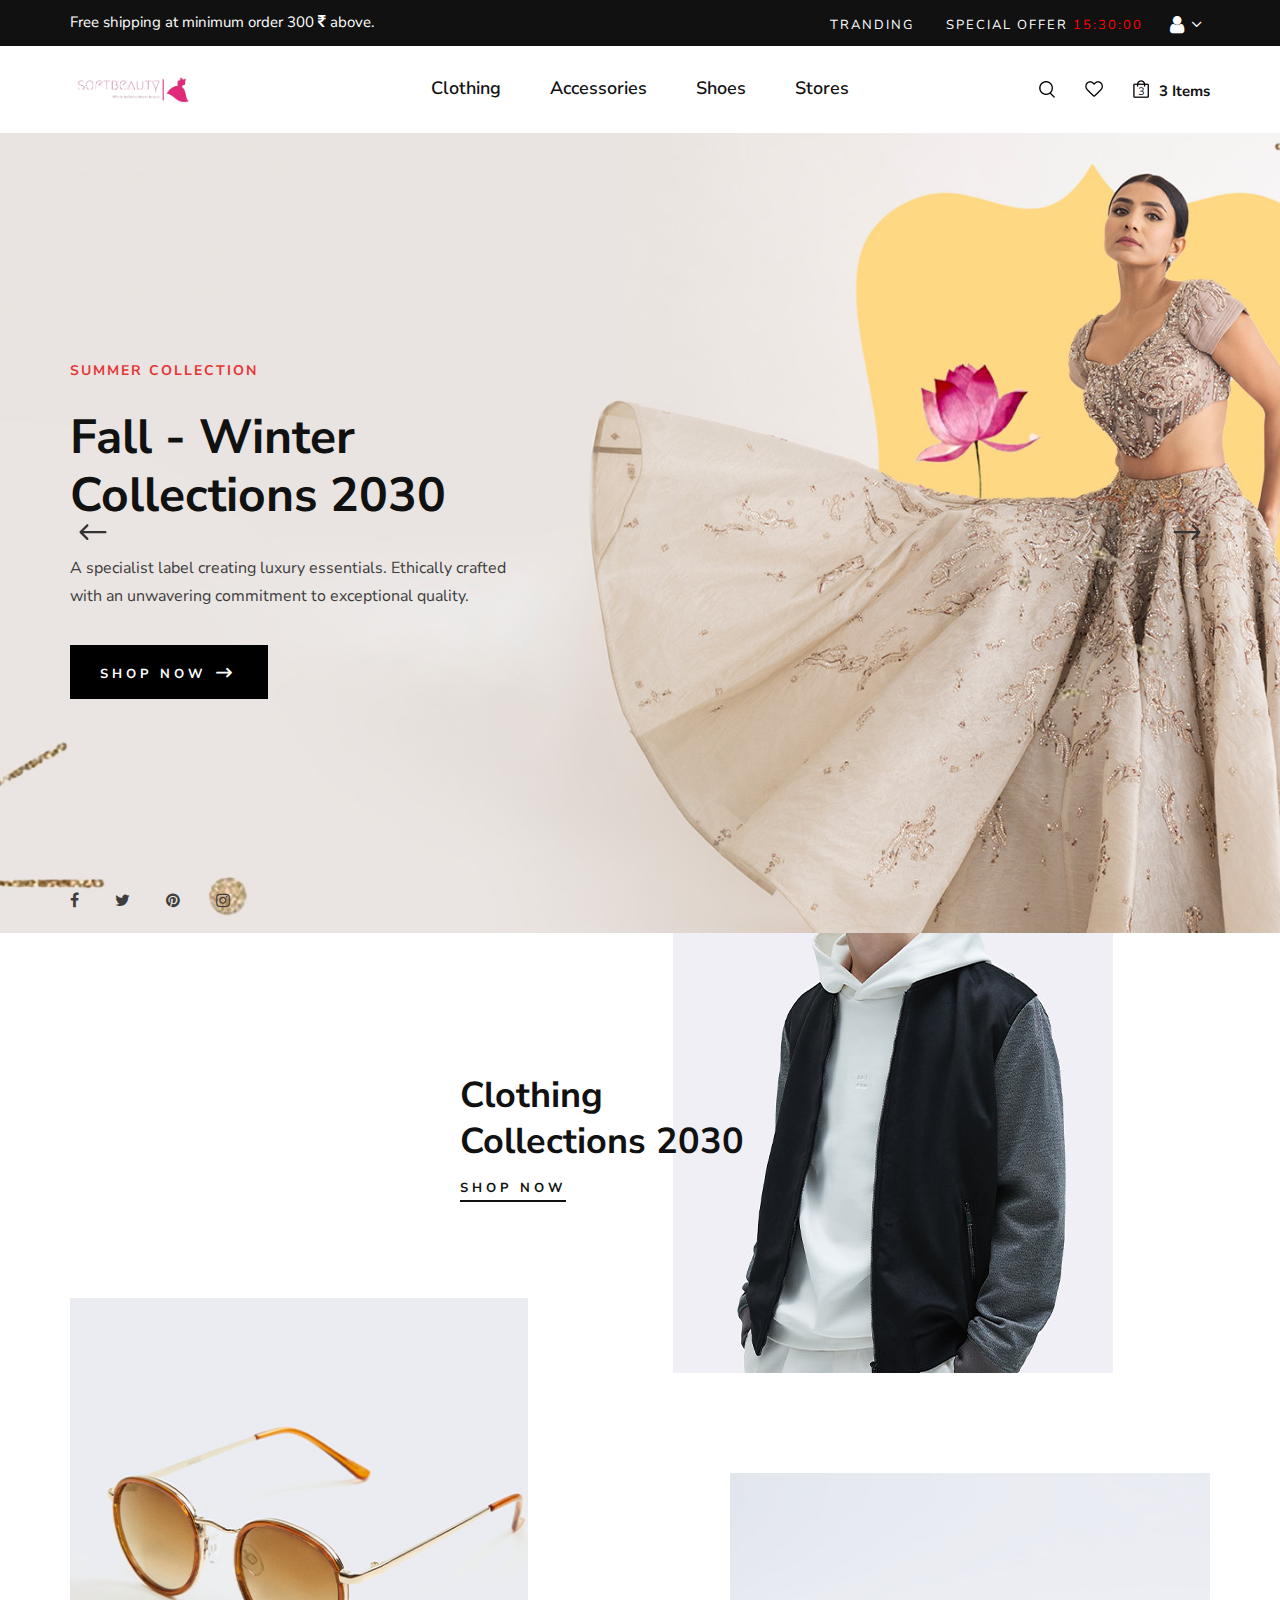
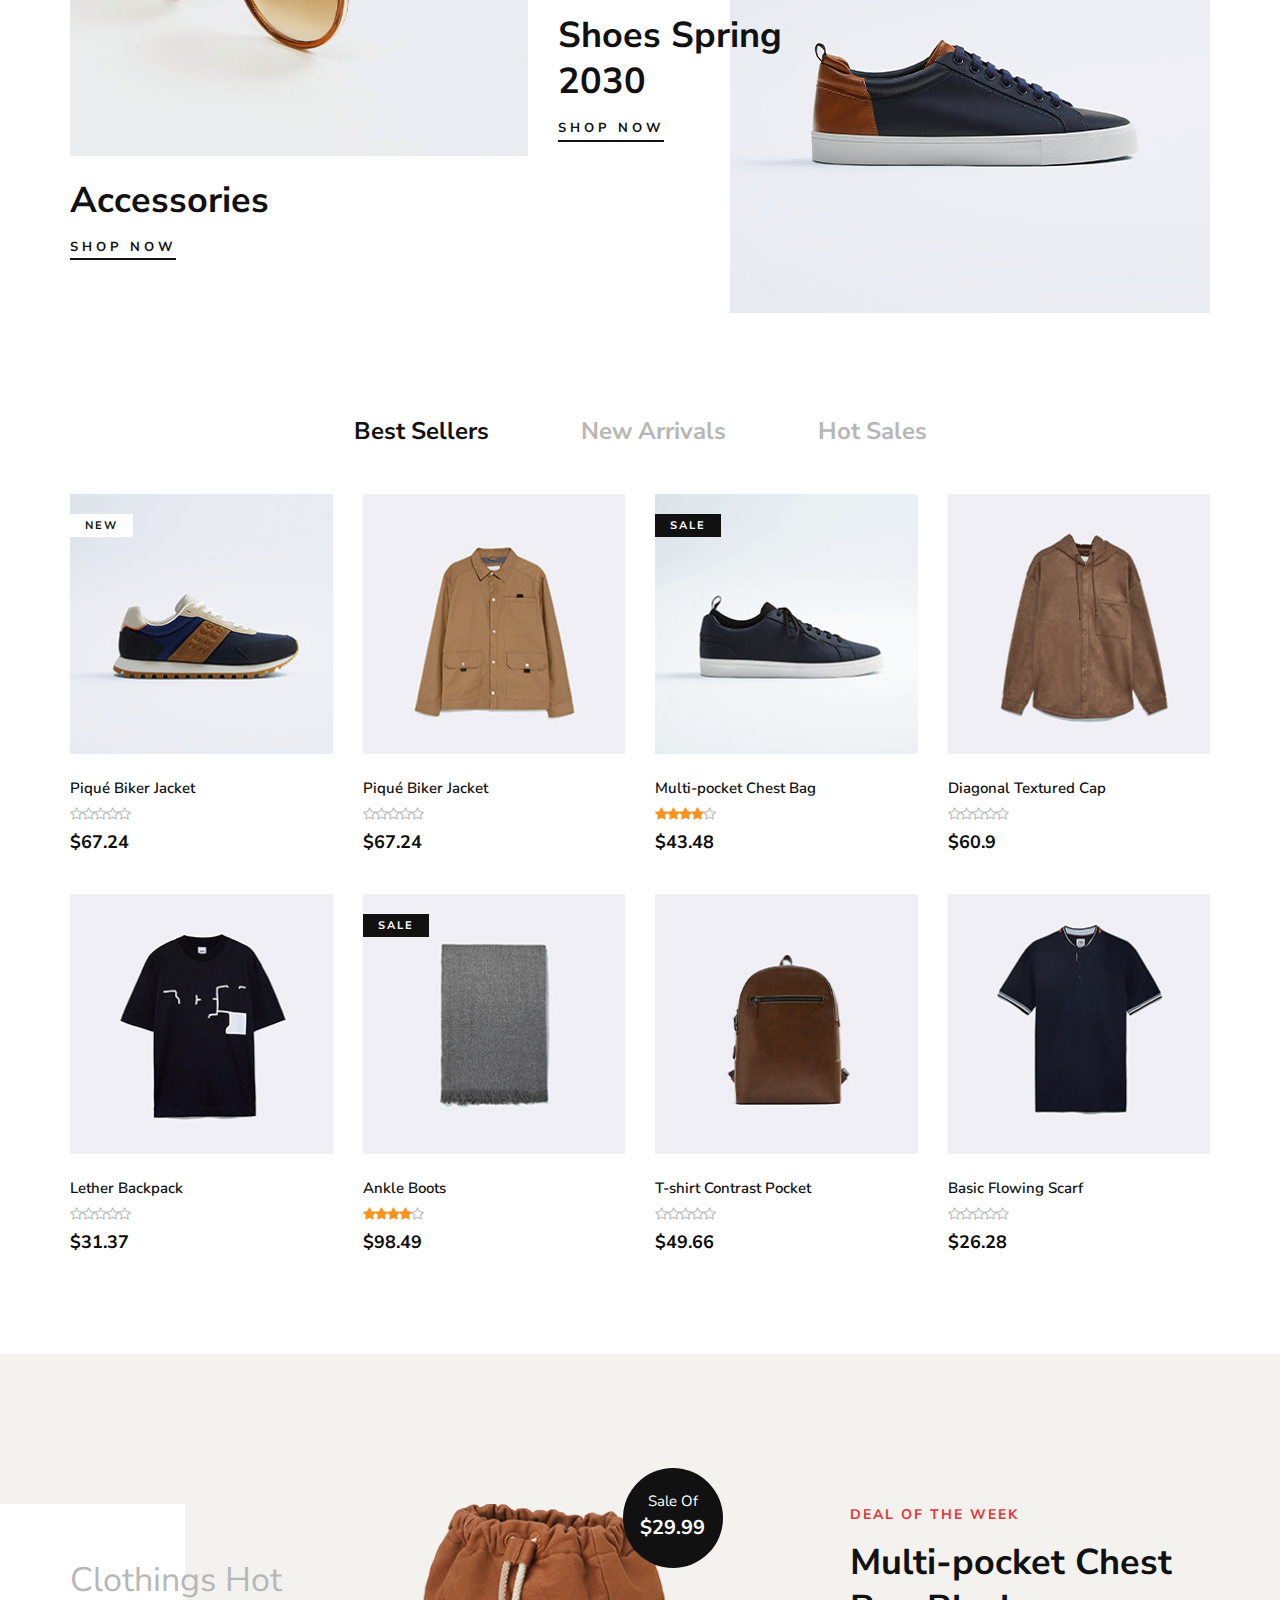
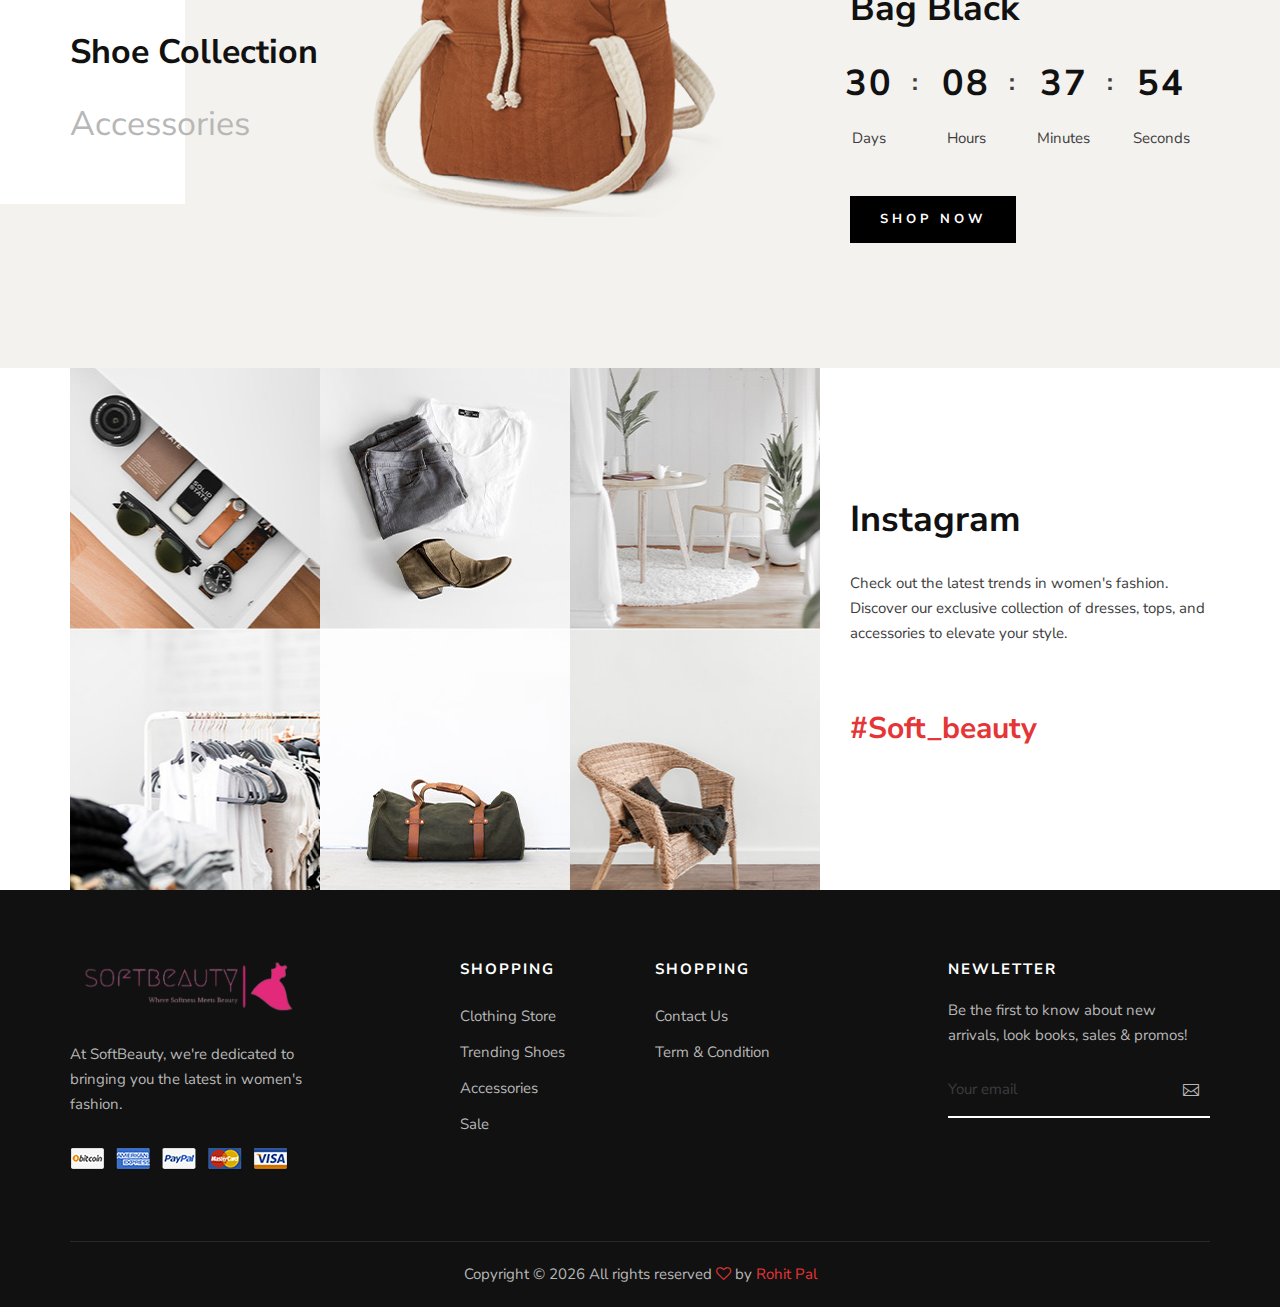
<file: index.html>
<!DOCTYPE html>
<html lang="zxx">

<head>
    <meta charset="UTF-8">
    <meta name="description" content="Male_Fashion Template">
    <meta name="keywords" content="Male_Fashion, unica, creative, html">
    <meta name="viewport" content="width=device-width, initial-scale=1.0">
    <meta http-equiv="X-UA-Compatible" content="ie=edge">
    <title>SoftBeauty | Where Beauty Meet Softness</title>

    <!-- Google Font -->
    <link href="https://fonts.googleapis.com/css2?family=Nunito+Sans:wght@300;400;600;700;800;900&display=swap"
        rel="stylesheet">

    <!-- Css Styles -->
    <link rel="stylesheet" href="css/bootstrap.min.css" type="text/css">
    <link rel="stylesheet" href="css/font-awesome.min.css" type="text/css">
    <link rel="stylesheet" href="css/elegant-icons.css" type="text/css">
    <link rel="stylesheet" href="css/magnific-popup.css" type="text/css">
    <link rel="stylesheet" href="css/nice-select.css" type="text/css">
    <link rel="stylesheet" href="css/owl.carousel.min.css" type="text/css">
    <link rel="stylesheet" href="css/slicknav.min.css" type="text/css">
    <link rel="stylesheet" href="css/style.css" type="text/css">
</head>

<body>
    <!-- Page Preloder -->
    <div id="preloder">
        <div class="loader"></div>
    </div>

    <!-- Offcanvas Menu Begin -->
    <div class="offcanvas-menu-overlay"></div>
    <div class="offcanvas-menu-wrapper">
        <div class="offcanvas__option">
            <div class="offcanvas__links">
                <a href="#">Sign in</a>
                <a href="#">FAQs</a>
            </div>
            <div class="offcanvas__top__hover">
                <span>Usd <i class="arrow_carrot-down"></i></span>
                <ul>
                    <li>USD</li>
                    <li>EUR</li>
                    <li>USD</li>
                </ul>
            </div>
        </div>
        <div class="offcanvas__nav__option">
            <a href="#" class="search-switch"><img src="img/icon/search.png" alt=""></a>
            <a href="#"><img src="img/icon/heart.png" alt=""></a>
            <a href="#"><img src="img/icon/cart.png" alt=""> <span>0</span></a>
            <div class="price">$0.00</div>
        </div>
        <div id="mobile-menu-wrap"></div>
        <div class="offcanvas__text">
            <p>Free shipping at minimum order 300 <i class="fa fa-inr"></i> above.</p>
        </div>
    </div>
    <!-- Offcanvas Menu End -->

 <!-- Header Section Begin -->
 <header class="header">
    <div class="header__top">
        <div class="container">
            <div class="row">
                <div class="col-lg-6 col-md-7">
                    <div class="header__top__left">
                        <p>Free shipping at minimum order 300 <i class="fa fa-inr"></i> above.</p>
                    </div>
                </div>
                <div class="col-lg-6 col-md-5">
                    <div class="header__top__right">
                        <div class="header__top__links">
                            <a href="#">Tranding</a>
                            <a href="#">Special Offer <span style="color: red;">15:30:00</span></a>
                        </div>
                        <div class="header__top__hover">
                            <span><i class="fa fa-user"></i><i class="arrow_carrot-down"></i></span>
                            <ul>
                                <li> <a href="login.html">Login</a> </li>
                                <li> <a href="signup.html">SignUp</a> </li>
                            </ul>
                        </div>
                    </div>
                </div>
            </div>
        </div>
    </div>
    <div class="container">
        <div class="row">
            <div class="col-lg-3 col-md-3">
                <div class="header__logo">
                    <a href="./index.html"><img src="img/logo-bg.png" width="140px" alt=""></a>
                </div>
            </div>
            <div class="col-lg-6 col-md-6">
                <nav class="header__menu mobile-menu">
                    <ul>
                        <!-- <li class="active"><a href="./index.html">Shop</a></li> -->
                        <li><a href="shop.html">Clothing</a>
                            <ul class="dropdown">
                                <li><a href="shop.html">Saree</a></li>
                                <li><a href="shop.html">Lehenga</a></li>
                                <li><a href="shop.html">Kurti</a></li>
                                <li><a href="shop.html">Anarkali</a></li>
                                <li><a href="shop.html">Gown</a></li>
                                <li><a href="shop.html">Lehenga Choli</a></li>
                                <li><a href="shop.html">Jacket</a></li>
                                <li><a href="shop.html">Western Special</a></li>
                                <li><a href="shop.html">All</a></li>
                            </ul>
                        </li>
                        <li><a href="shop.html">Accessories</a>
                            <ul class="dropdown">
                                <li><a href="shop.html">Sunglasses</a></li>
                                <li><a href="shop.html">Belts</a></li>
                                <li><a href="shop.html">Purse/Bag</a></li>
                                <li><a href="shop.html">All</a></li>
                            </ul>
                        </li>
                        <li><a href="shop.html">Shoes</a>
                            <ul class="dropdown">
                                <li><a href="shop.html">Loafers</a></li>
                                <li><a href="shop.html">Pumps</a></li>
                                <li><a href="shop.html">Heels</a></li>
                                <li><a href="shop.html">Flats</a></li>
                                <li><a href="shop.html">All</a></li>
                            </ul>
                        </li>
                        <li><a href="shop.html">Stores</a></li>
                    </ul>

                </nav>
            </div>
            <div class="col-lg-3 col-md-3">
                <div class="header__nav__option">
                    <a href="#" class="search-switch"><img src="img/icon/search.png" alt=""></a>
                    <a href="#"><img src="img/icon/heart.png" alt=""></a>
                    <a href="cart.html"><img src="img/icon/cart.png" alt=""> <span>3</span></a>
                    <div class="price">3 Items</div>
                </div>
            </div>
        </div>
        <div class="canvas__open"><i class="fa fa-bars"></i></div>
    </div>
</header>
<!-- Header Section End -->

    <!-- Hero Section Begin -->
    <section class="hero">
        <div class="hero__slider owl-carousel">
            <div class="hero__items set-bg" data-setbg="img/hero/banner-1.jpg">
                <div class="container">
                    <div class="row">
                        <div class="col-xl-5 col-lg-7 col-md-8">
                            <div class="hero__text">
                                <h6>Summer Collection</h6>
                                <h2>Fall - Winter Collections 2030</h2>
                                <p>A specialist label creating luxury essentials. Ethically crafted with an unwavering
                                    commitment to exceptional quality.</p>
                                <a href="#" class="primary-btn">Shop now <span class="arrow_right"></span></a>
                                <div class="hero__social">
                                    <a href="#"><i class="fa fa-facebook"></i></a>
                                    <a href="#"><i class="fa fa-twitter"></i></a>
                                    <a href="#"><i class="fa fa-pinterest"></i></a>
                                    <a href="#"><i class="fa fa-instagram"></i></a>
                                </div>
                            </div>
                        </div>
                    </div>
                </div>
            </div>
            <div class="hero__items set-bg" data-setbg="img/hero/banner-2.jpg">
                <div class="container">
                    <div class="row">
                        <div class="col-xl-5 col-lg-7 col-md-8">
                            <div class="hero__text">
                                <h6>Summer Collection</h6>
                                <h2>Fall - Winter Collections 2030</h2>
                                <p>A specialist label creating luxury essentials. Ethically crafted with an unwavering
                                    commitment to exceptional quality.</p>
                                <a href="#" class="primary-btn">Shop now <span class="arrow_right"></span></a>
                                <div class="hero__social">
                                    <a href="#"><i class="fa fa-facebook"></i></a>
                                    <a href="#"><i class="fa fa-twitter"></i></a>
                                    <a href="#"><i class="fa fa-pinterest"></i></a>
                                    <a href="#"><i class="fa fa-instagram"></i></a>
                                </div>
                            </div>
                        </div>
                    </div>
                </div>
            </div>
        </div>
    </section>
    <!-- Hero Section End -->

    <!-- Banner Section Begin -->
    <section class="banner spad">
        <div class="container">
            <div class="row">
                <div class="col-lg-7 offset-lg-4">
                    <div class="banner__item">
                        <div class="banner__item__pic">
                            <img src="img/banner/banner-1.jpg" alt="">
                        </div>
                        <div class="banner__item__text">
                            <h2>Clothing Collections 2030</h2>
                            <a href="#">Shop now</a>
                        </div>
                    </div>
                </div>
                <div class="col-lg-5">
                    <div class="banner__item banner__item--middle">
                        <div class="banner__item__pic">
                            <img src="img/banner/banner-2.jpg" alt="">
                        </div>
                        <div class="banner__item__text">
                            <h2>Accessories</h2>
                            <a href="#">Shop now</a>
                        </div>
                    </div>
                </div>
                <div class="col-lg-7">
                    <div class="banner__item banner__item--last">
                        <div class="banner__item__pic">
                            <img src="img/banner/banner-3.jpg" alt="">
                        </div>
                        <div class="banner__item__text">
                            <h2>Shoes Spring 2030</h2>
                            <a href="#">Shop now</a>
                        </div>
                    </div>
                </div>
            </div>
        </div>
    </section>
    <!-- Banner Section End -->

    <!-- Product Section Begin -->
    <section class="product spad">
        <div class="container">
            <div class="row">
                <div class="col-lg-12">
                    <ul class="filter__controls">
                        <li class="active" data-filter="*">Best Sellers</li>
                        <li data-filter=".new-arrivals">New Arrivals</li>
                        <li data-filter=".hot-sales">Hot Sales</li>
                    </ul>
                </div>
            </div>
            <div class="row product__filter">
                <div class="col-lg-3 col-md-6 col-sm-6 col-md-6 col-sm-6 mix new-arrivals">
                    <div class="product__item">
                        <div class="product__item__pic set-bg" data-setbg="img/product/product-1.jpg">
                            <span class="label">New</span>
                            <ul class="product__hover">
                                <li><a href="#"><img src="img/icon/heart.png" alt=""></a></li>
                                <li><a href="#"><img src="img/icon/compare.png" alt=""> <span>Compare</span></a></li>
                                <li><a href="#"><img src="img/icon/search.png" alt=""></a></li>
                            </ul>
                        </div>
                        <div class="product__item__text">
                            <h6>Piqué Biker Jacket</h6>
                            <a href="#" class="add-cart">+ Add To Cart</a>
                            <div class="rating">
                                <i class="fa fa-star-o"></i>
                                <i class="fa fa-star-o"></i>
                                <i class="fa fa-star-o"></i>
                                <i class="fa fa-star-o"></i>
                                <i class="fa fa-star-o"></i>
                            </div>
                            <h5>$67.24</h5>
                            <div class="product__color__select">
                                <label for="pc-1">
                                    <input type="radio" id="pc-1">
                                </label>
                                <label class="active black" for="pc-2">
                                    <input type="radio" id="pc-2">
                                </label>
                                <label class="grey" for="pc-3">
                                    <input type="radio" id="pc-3">
                                </label>
                            </div>
                        </div>
                    </div>
                </div>
                <div class="col-lg-3 col-md-6 col-sm-6 col-md-6 col-sm-6 mix hot-sales">
                    <div class="product__item">
                        <div class="product__item__pic set-bg" data-setbg="img/product/product-2.jpg">
                            <ul class="product__hover">
                                <li><a href="#"><img src="img/icon/heart.png" alt=""></a></li>
                                <li><a href="#"><img src="img/icon/compare.png" alt=""> <span>Compare</span></a></li>
                                <li><a href="#"><img src="img/icon/search.png" alt=""></a></li>
                            </ul>
                        </div>
                        <div class="product__item__text">
                            <h6>Piqué Biker Jacket</h6>
                            <a href="#" class="add-cart">+ Add To Cart</a>
                            <div class="rating">
                                <i class="fa fa-star-o"></i>
                                <i class="fa fa-star-o"></i>
                                <i class="fa fa-star-o"></i>
                                <i class="fa fa-star-o"></i>
                                <i class="fa fa-star-o"></i>
                            </div>
                            <h5>$67.24</h5>
                            <div class="product__color__select">
                                <label for="pc-4">
                                    <input type="radio" id="pc-4">
                                </label>
                                <label class="active black" for="pc-5">
                                    <input type="radio" id="pc-5">
                                </label>
                                <label class="grey" for="pc-6">
                                    <input type="radio" id="pc-6">
                                </label>
                            </div>
                        </div>
                    </div>
                </div>
                <div class="col-lg-3 col-md-6 col-sm-6 col-md-6 col-sm-6 mix new-arrivals">
                    <div class="product__item sale">
                        <div class="product__item__pic set-bg" data-setbg="img/product/product-3.jpg">
                            <span class="label">Sale</span>
                            <ul class="product__hover">
                                <li><a href="#"><img src="img/icon/heart.png" alt=""></a></li>
                                <li><a href="#"><img src="img/icon/compare.png" alt=""> <span>Compare</span></a></li>
                                <li><a href="#"><img src="img/icon/search.png" alt=""></a></li>
                            </ul>
                        </div>
                        <div class="product__item__text">
                            <h6>Multi-pocket Chest Bag</h6>
                            <a href="#" class="add-cart">+ Add To Cart</a>
                            <div class="rating">
                                <i class="fa fa-star"></i>
                                <i class="fa fa-star"></i>
                                <i class="fa fa-star"></i>
                                <i class="fa fa-star"></i>
                                <i class="fa fa-star-o"></i>
                            </div>
                            <h5>$43.48</h5>
                            <div class="product__color__select">
                                <label for="pc-7">
                                    <input type="radio" id="pc-7">
                                </label>
                                <label class="active black" for="pc-8">
                                    <input type="radio" id="pc-8">
                                </label>
                                <label class="grey" for="pc-9">
                                    <input type="radio" id="pc-9">
                                </label>
                            </div>
                        </div>
                    </div>
                </div>
                <div class="col-lg-3 col-md-6 col-sm-6 col-md-6 col-sm-6 mix hot-sales">
                    <div class="product__item">
                        <div class="product__item__pic set-bg" data-setbg="img/product/product-4.jpg">
                            <ul class="product__hover">
                                <li><a href="#"><img src="img/icon/heart.png" alt=""></a></li>
                                <li><a href="#"><img src="img/icon/compare.png" alt=""> <span>Compare</span></a></li>
                                <li><a href="#"><img src="img/icon/search.png" alt=""></a></li>
                            </ul>
                        </div>
                        <div class="product__item__text">
                            <h6>Diagonal Textured Cap</h6>
                            <a href="#" class="add-cart">+ Add To Cart</a>
                            <div class="rating">
                                <i class="fa fa-star-o"></i>
                                <i class="fa fa-star-o"></i>
                                <i class="fa fa-star-o"></i>
                                <i class="fa fa-star-o"></i>
                                <i class="fa fa-star-o"></i>
                            </div>
                            <h5>$60.9</h5>
                            <div class="product__color__select">
                                <label for="pc-10">
                                    <input type="radio" id="pc-10">
                                </label>
                                <label class="active black" for="pc-11">
                                    <input type="radio" id="pc-11">
                                </label>
                                <label class="grey" for="pc-12">
                                    <input type="radio" id="pc-12">
                                </label>
                            </div>
                        </div>
                    </div>
                </div>
                <div class="col-lg-3 col-md-6 col-sm-6 col-md-6 col-sm-6 mix new-arrivals">
                    <div class="product__item">
                        <div class="product__item__pic set-bg" data-setbg="img/product/product-5.jpg">
                            <ul class="product__hover">
                                <li><a href="#"><img src="img/icon/heart.png" alt=""></a></li>
                                <li><a href="#"><img src="img/icon/compare.png" alt=""> <span>Compare</span></a></li>
                                <li><a href="#"><img src="img/icon/search.png" alt=""></a></li>
                            </ul>
                        </div>
                        <div class="product__item__text">
                            <h6>Lether Backpack</h6>
                            <a href="#" class="add-cart">+ Add To Cart</a>
                            <div class="rating">
                                <i class="fa fa-star-o"></i>
                                <i class="fa fa-star-o"></i>
                                <i class="fa fa-star-o"></i>
                                <i class="fa fa-star-o"></i>
                                <i class="fa fa-star-o"></i>
                            </div>
                            <h5>$31.37</h5>
                            <div class="product__color__select">
                                <label for="pc-13">
                                    <input type="radio" id="pc-13">
                                </label>
                                <label class="active black" for="pc-14">
                                    <input type="radio" id="pc-14">
                                </label>
                                <label class="grey" for="pc-15">
                                    <input type="radio" id="pc-15">
                                </label>
                            </div>
                        </div>
                    </div>
                </div>
                <div class="col-lg-3 col-md-6 col-sm-6 col-md-6 col-sm-6 mix hot-sales">
                    <div class="product__item sale">
                        <div class="product__item__pic set-bg" data-setbg="img/product/product-6.jpg">
                            <span class="label">Sale</span>
                            <ul class="product__hover">
                                <li><a href="#"><img src="img/icon/heart.png" alt=""></a></li>
                                <li><a href="#"><img src="img/icon/compare.png" alt=""> <span>Compare</span></a></li>
                                <li><a href="#"><img src="img/icon/search.png" alt=""></a></li>
                            </ul>
                        </div>
                        <div class="product__item__text">
                            <h6>Ankle Boots</h6>
                            <a href="#" class="add-cart">+ Add To Cart</a>
                            <div class="rating">
                                <i class="fa fa-star"></i>
                                <i class="fa fa-star"></i>
                                <i class="fa fa-star"></i>
                                <i class="fa fa-star"></i>
                                <i class="fa fa-star-o"></i>
                            </div>
                            <h5>$98.49</h5>
                            <div class="product__color__select">
                                <label for="pc-16">
                                    <input type="radio" id="pc-16">
                                </label>
                                <label class="active black" for="pc-17">
                                    <input type="radio" id="pc-17">
                                </label>
                                <label class="grey" for="pc-18">
                                    <input type="radio" id="pc-18">
                                </label>
                            </div>
                        </div>
                    </div>
                </div>
                <div class="col-lg-3 col-md-6 col-sm-6 col-md-6 col-sm-6 mix new-arrivals">
                    <div class="product__item">
                        <div class="product__item__pic set-bg" data-setbg="img/product/product-7.jpg">
                            <ul class="product__hover">
                                <li><a href="#"><img src="img/icon/heart.png" alt=""></a></li>
                                <li><a href="#"><img src="img/icon/compare.png" alt=""> <span>Compare</span></a></li>
                                <li><a href="#"><img src="img/icon/search.png" alt=""></a></li>
                            </ul>
                        </div>
                        <div class="product__item__text">
                            <h6>T-shirt Contrast Pocket</h6>
                            <a href="#" class="add-cart">+ Add To Cart</a>
                            <div class="rating">
                                <i class="fa fa-star-o"></i>
                                <i class="fa fa-star-o"></i>
                                <i class="fa fa-star-o"></i>
                                <i class="fa fa-star-o"></i>
                                <i class="fa fa-star-o"></i>
                            </div>
                            <h5>$49.66</h5>
                            <div class="product__color__select">
                                <label for="pc-19">
                                    <input type="radio" id="pc-19">
                                </label>
                                <label class="active black" for="pc-20">
                                    <input type="radio" id="pc-20">
                                </label>
                                <label class="grey" for="pc-21">
                                    <input type="radio" id="pc-21">
                                </label>
                            </div>
                        </div>
                    </div>
                </div>
                <div class="col-lg-3 col-md-6 col-sm-6 col-md-6 col-sm-6 mix hot-sales">
                    <div class="product__item">
                        <div class="product__item__pic set-bg" data-setbg="img/product/product-8.jpg">
                            <ul class="product__hover">
                                <li><a href="#"><img src="img/icon/heart.png" alt=""></a></li>
                                <li><a href="#"><img src="img/icon/compare.png" alt=""> <span>Compare</span></a></li>
                                <li><a href="#"><img src="img/icon/search.png" alt=""></a></li>
                            </ul>
                        </div>
                        <div class="product__item__text">
                            <h6>Basic Flowing Scarf</h6>
                            <a href="#" class="add-cart">+ Add To Cart</a>
                            <div class="rating">
                                <i class="fa fa-star-o"></i>
                                <i class="fa fa-star-o"></i>
                                <i class="fa fa-star-o"></i>
                                <i class="fa fa-star-o"></i>
                                <i class="fa fa-star-o"></i>
                            </div>
                            <h5>$26.28</h5>
                            <div class="product__color__select">
                                <label for="pc-22">
                                    <input type="radio" id="pc-22">
                                </label>
                                <label class="active black" for="pc-23">
                                    <input type="radio" id="pc-23">
                                </label>
                                <label class="grey" for="pc-24">
                                    <input type="radio" id="pc-24">
                                </label>
                            </div>
                        </div>
                    </div>
                </div>
            </div>
        </div>
    </section>
    <!-- Product Section End -->

    <!-- Categories Section Begin -->
    <section class="categories spad">
        <div class="container">
            <div class="row">
                <div class="col-lg-3">
                    <div class="categories__text">
                        <h2>Clothings Hot <br /> <span>Shoe Collection</span> <br /> Accessories</h2>
                    </div>
                </div>
                <div class="col-lg-4">
                    <div class="categories__hot__deal">
                        <img src="img/product-sale.png" alt="">
                        <div class="hot__deal__sticker">
                            <span>Sale Of</span>
                            <h5>$29.99</h5>
                        </div>
                    </div>
                </div>
                <div class="col-lg-4 offset-lg-1">
                    <div class="categories__deal__countdown">
                        <span>Deal Of The Week</span>
                        <h2>Multi-pocket Chest Bag Black</h2>
                        <div class="categories__deal__countdown__timer" id="countdown">
                            <div class="cd-item">
                                <span>3</span>
                                <p>Days</p>
                            </div>
                            <div class="cd-item">
                                <span>1</span>
                                <p>Hours</p>
                            </div>
                            <div class="cd-item">
                                <span>50</span>
                                <p>Minutes</p>
                            </div>
                            <div class="cd-item">
                                <span>18</span>
                                <p>Seconds</p>
                            </div>
                        </div>
                        <a href="#" class="primary-btn">Shop now</a>
                    </div>
                </div>
            </div>
        </div>
    </section>
    <!-- Categories Section End -->

    <!-- Instagram Section Begin -->
    <section class="instagram spad">
        <div class="container">
            <div class="row">
                <div class="col-lg-8">
                    <div class="instagram__pic">
                        <div class="instagram__pic__item set-bg" data-setbg="img/instagram/instagram-1.jpg"></div>
                        <div class="instagram__pic__item set-bg" data-setbg="img/instagram/instagram-2.jpg"></div>
                        <div class="instagram__pic__item set-bg" data-setbg="img/instagram/instagram-3.jpg"></div>
                        <div class="instagram__pic__item set-bg" data-setbg="img/instagram/instagram-4.jpg"></div>
                        <div class="instagram__pic__item set-bg" data-setbg="img/instagram/instagram-5.jpg"></div>
                        <div class="instagram__pic__item set-bg" data-setbg="img/instagram/instagram-6.jpg"></div>
                    </div>
                </div>
                <div class="col-lg-4">
                    <div class="instagram__text">
                        <h2>Instagram</h2>
                        <p>Check out the latest trends in women's fashion. Discover our exclusive collection of dresses, tops, and accessories to elevate your style.</p>
                        <h3>#Soft_beauty</h3>
                    </div>
                </div>
            </div>
        </div>
    </section>
    <!-- Instagram Section End -->

    <!-- Latest Blog Section Begin -->
    <!-- <section class="latest spad">
        <div class="container">
            <div class="row">
                <div class="col-lg-12">
                    <div class="section-title">
                        <span>Latest News</span>
                        <h2>Fashion New Trends</h2>
                    </div>
                </div>
            </div>
            <div class="row">
                <div class="col-lg-4 col-md-6 col-sm-6">
                    <div class="blog__item">
                        <div class="blog__item__pic set-bg" data-setbg="img/blog/blog-1.jpg"></div>
                        <div class="blog__item__text">
                            <span><img src="img/icon/calendar.png" alt=""> 16 February 2020</span>
                            <h5>What Curling Irons Are The Best Ones</h5>
                            <a href="#">Read More</a>
                        </div>
                    </div>
                </div>
                <div class="col-lg-4 col-md-6 col-sm-6">
                    <div class="blog__item">
                        <div class="blog__item__pic set-bg" data-setbg="img/blog/blog-2.jpg"></div>
                        <div class="blog__item__text">
                            <span><img src="img/icon/calendar.png" alt=""> 21 February 2020</span>
                            <h5>Eternity Bands Do Last Forever</h5>
                            <a href="#">Read More</a>
                        </div>
                    </div>
                </div>
                <div class="col-lg-4 col-md-6 col-sm-6">
                    <div class="blog__item">
                        <div class="blog__item__pic set-bg" data-setbg="img/blog/blog-3.jpg"></div>
                        <div class="blog__item__text">
                            <span><img src="img/icon/calendar.png" alt=""> 28 February 2020</span>
                            <h5>The Health Benefits Of Sunglasses</h5>
                            <a href="#">Read More</a>
                        </div>
                    </div>
                </div>
            </div>
        </div>
    </section> -->
    <!-- Latest Blog Section End -->

    <!-- Footer Section Begin -->
    <footer class="footer">
        <div class="container">
            <div class="row">
                <div class="col-lg-3 col-md-6 col-sm-6">
                    <div class="footer__about">
                        <div class="footer__logo">
                            <a href="#"><img src="img/logo-bg.png" alt=""></a>
                        </div>
                        <p>At SoftBeauty, we're dedicated to bringing you the latest in women's fashion.</p>
                        <a href="#"><img src="img/payment.png" alt=""></a>
                    </div>
                </div>
                <div class="col-lg-2 offset-lg-1 col-md-3 col-sm-6">
                    <div class="footer__widget">
                        <h6>Shopping</h6>
                        <ul>
                            <li><a href="#">Clothing Store</a></li>
                            <li><a href="#">Trending Shoes</a></li>
                            <li><a href="#">Accessories</a></li>
                            <li><a href="#">Sale</a></li>
                        </ul>
                    </div>
                </div>
                <div class="col-lg-2 col-md-3 col-sm-6">
                    <div class="footer__widget">
                        <h6>Shopping</h6>
                        <ul>
                            <li><a href="contact.html">Contact Us</a></li>
                            <!-- <li><a href="#">Payment Methods</a></li> -->
                            <!-- <li><a href="#">Delivary</a></li   > -->
                            <li><a href="#">Term & Condition</a></li>
                        </ul>
                    </div>
                </div>
                <div class="col-lg-3 offset-lg-1 col-md-6 col-sm-6">
                    <div class="footer__widget">
                        <h6>NewLetter</h6>
                        <div class="footer__newslatter">
                            <p>Be the first to know about new arrivals, look books, sales & promos!</p>
                            <form action="#">
                                <input type="text" placeholder="Your email">
                                <button type="submit"><span class="icon_mail_alt"></span></button>
                            </form>
                        </div>
                    </div>
                </div>
            </div>
            <div class="row">
                <div class="col-lg-12 text-center">
                    <div class="footer__copyright__text">
                        <!-- Link back to Colorlib can't be removed. Template is licensed under CC BY 3.0. -->
                        <p>Copyright ©
                            <script>
                                document.write(new Date().getFullYear());
                            </script>
                            All rights reserved <i class="fa fa-heart-o"
                                aria-hidden="true"></i> by <a href="#" target="_blank">Rohit Pal</a>
                        </p>
                        <!-- Link back to Colorlib can't be removed. Template is licensed under CC BY 3.0. -->
                    </div>
                </div>
            </div>
        </div>
    </footer>
    <!-- Footer Section End -->

    <!-- Search Begin -->
    <div class="search-model">
        <div class="h-100 d-flex align-items-center justify-content-center">
            <div class="search-close-switch">+</div>
            <form class="search-model-form">
                <input type="text" id="search-input" placeholder="Search here.....">
            </form>
        </div>
    </div>
    <!-- Search End -->

    <!-- Js Plugins -->
    <script src="js/jquery-3.3.1.min.js"></script>
    <script src="js/bootstrap.min.js"></script>
    <script src="js/jquery.nice-select.min.js"></script>
    <script src="js/jquery.nicescroll.min.js"></script>
    <script src="js/jquery.magnific-popup.min.js"></script>
    <script src="js/jquery.countdown.min.js"></script>
    <script src="js/jquery.slicknav.js"></script>
    <script src="js/mixitup.min.js"></script>
    <script src="js/owl.carousel.min.js"></script>
    <script src="js/main.js"></script>
</body>

</html>
</file>
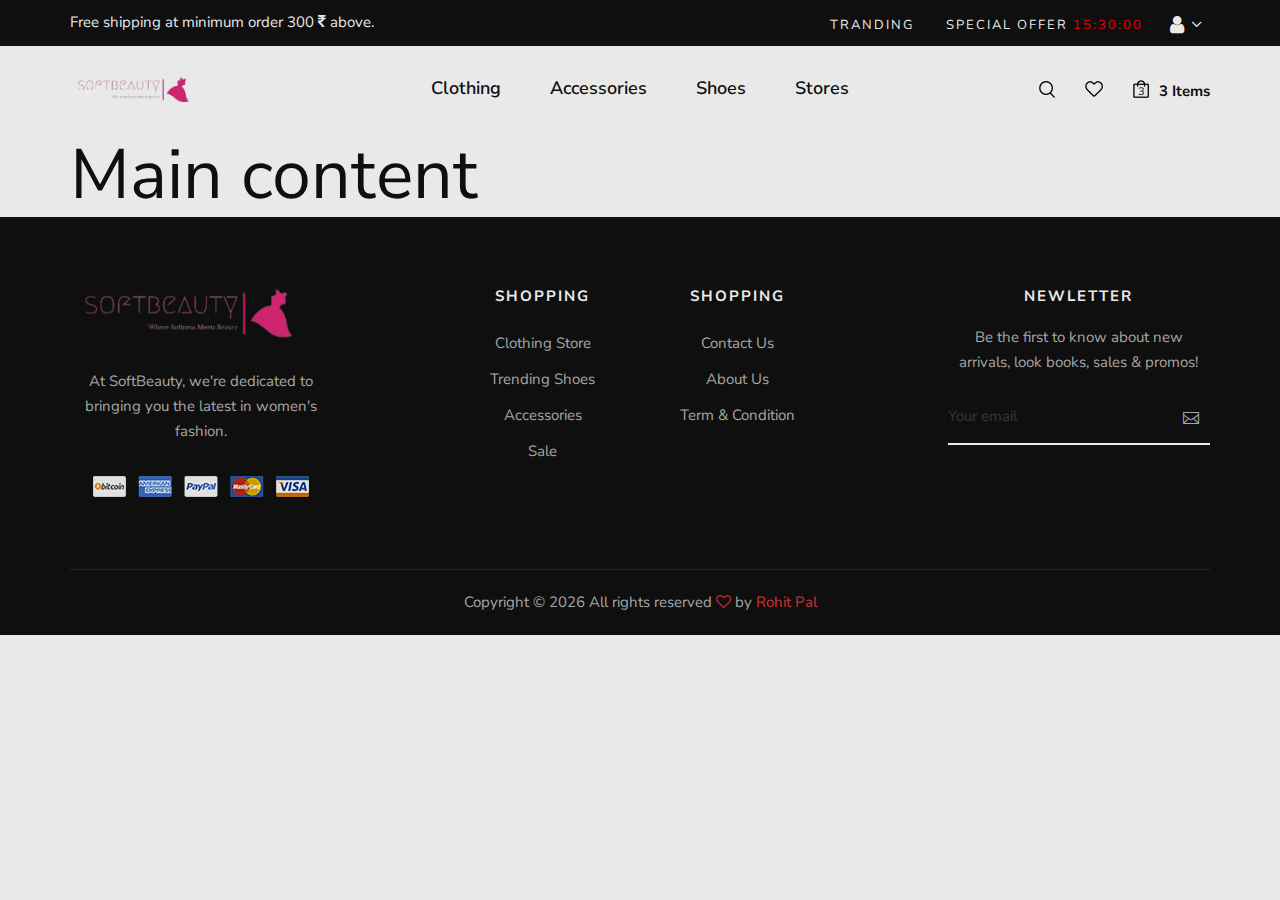
<file: _blank.html>
<!DOCTYPE html>
<html lang="zxx">

<head>
    <meta charset="UTF-8">
    <meta name="description" content="Male_Fashion Template">
    <meta name="keywords" content="Male_Fashion, unica, creative, html">
    <meta name="viewport" content="width=device-width, initial-scale=1.0">
    <meta http-equiv="X-UA-Compatible" content="ie=edge">
    <title>SoftBeauty | Where Beauty Meet Softness</title>

    <!-- Google Font -->
    <link href="https://fonts.googleapis.com/css2?family=Nunito+Sans:wght@300;400;600;700;800;900&display=swap"
        rel="stylesheet">

    <!-- Css Styles -->
    <link rel="stylesheet" href="css/bootstrap.min.css" type="text/css">
    <link rel="stylesheet" href="css/font-awesome.min.css" type="text/css">
    <link rel="stylesheet" href="css/elegant-icons.css" type="text/css">
    <link rel="stylesheet" href="css/magnific-popup.css" type="text/css">
    <link rel="stylesheet" href="css/nice-select.css" type="text/css">
    <link rel="stylesheet" href="css/owl.carousel.min.css" type="text/css">
    <link rel="stylesheet" href="css/slicknav.min.css" type="text/css">
    <link rel="stylesheet" href="css/style.css" type="text/css">
</head>

<body>
    <!-- Page Preloder -->
    <div id="preloder">
        <div class="loader"></div>
    </div>

    <!-- Offcanvas Menu Begin -->
    <div class="offcanvas-menu-overlay"></div>
    <div class="offcanvas-menu-wrapper">
        <div class="offcanvas__option">
            <div class="offcanvas__links">
                <a href="#">Sign in</a>
                <a href="#">FAQs</a>
            </div>
            <div class="offcanvas__top__hover">
                <span>Usd <i class="arrow_carrot-down"></i></span>
                <ul>
                    <li>USD</li>
                    <li>EUR</li>
                    <li>USD</li>
                </ul>
            </div>
        </div>
        <div class="offcanvas__nav__option">
            <a href="#" class="search-switch"><img src="img/icon/search.png" alt=""></a>
            <a href="#"><img src="img/icon/heart.png" alt=""></a>
            <a href="#"><img src="img/icon/cart.png" alt=""> <span>0</span></a>
            <div class="price">3 Item</div>
        </div>
        <div id="mobile-menu-wrap"></div>
        <div class="offcanvas__text">
            <p>Where Softness Meet Beauty</p>
        </div>
    </div>
    <!-- Offcanvas Menu End -->

    <!-- Header Section Begin -->
    <header class="header">
        <div class="header__top">
            <div class="container">
                <div class="row">
                    <div class="col-lg-6 col-md-7">
                        <div class="header__top__left">
                            <p>Free shipping at minimum order 300 <i class="fa fa-inr"></i> above.</p>
                        </div>
                    </div>
                    <div class="col-lg-6 col-md-5">
                        <div class="header__top__right">
                            <div class="header__top__links">
                                <a href="#">Tranding</a>
                                <a href="#">Special Offer <span style="color: red;">15:30:00</span></a>
                            </div>
                            <div class="header__top__hover">
                                <span><i class="fa fa-user"></i><i class="arrow_carrot-down"></i></span>
                                <ul>
                                    <li> <a href="login.html">Login</a> </li>
                                    <li> <a href="signup.html">SignUp</a> </li>
                                </ul>
                            </div>
                        </div>
                    </div>
                </div>
            </div>
        </div>
        <div class="container">
            <div class="row">
                <div class="col-lg-3 col-md-3">
                    <div class="header__logo">
                        <a href="./index.html"><img src="img/logo-bg.png" width="140px" alt=""></a>
                    </div>
                </div>
                <div class="col-lg-6 col-md-6">
                    <nav class="header__menu mobile-menu">
                        <ul>
                            <!-- <li class="active"><a href="./index.html">Shop</a></li> -->
                            <li><a href="shop.html">Clothing</a>
                                <ul class="dropdown">
                                    <li><a href="shop.html">Saree</a></li>
                                    <li><a href="shop.html">Lehenga</a></li>
                                    <li><a href="shop.html">Kurti</a></li>
                                    <li><a href="shop.html">Anarkali</a></li>
                                    <li><a href="shop.html">Gown</a></li>
                                    <li><a href="shop.html">Lehenga Choli</a></li>
                                    <li><a href="shop.html">Jacket</a></li>
                                    <li><a href="shop.html">Western Special</a></li>
                                    <li><a href="shop.html">All</a></li>
                                </ul>
                            </li>
                            <li><a href="shop.html">Accessories</a>
                                <ul class="dropdown">
                                    <li><a href="shop.html">Sunglasses</a></li>
                                    <li><a href="shop.html">Belts</a></li>
                                    <li><a href="shop.html">Purse/Bag</a></li>
                                    <li><a href="shop.html">All</a></li>
                                </ul>
                            </li>
                            <li><a href="shop.html">Shoes</a>
                                <ul class="dropdown">
                                    <li><a href="shop.html">Loafers</a></li>
                                    <li><a href="shop.html">Pumps</a></li>
                                    <li><a href="shop.html">Heels</a></li>
                                    <li><a href="shop.html">Flats</a></li>
                                    <li><a href="shop.html">All</a></li>
                                </ul>
                            </li>
                            <li><a href="shop.html">Stores</a></li>
                        </ul>

                    </nav>
                </div>
                <div class="col-lg-3 col-md-3">
                    <div class="header__nav__option">
                        <a href="#" class="search-switch"><img src="img/icon/search.png" alt=""></a>
                        <a href="#"><img src="img/icon/heart.png" alt=""></a>
                        <a href="cart.html"><img src="img/icon/cart.png" alt=""> <span>3</span></a>
                        <div class="price">3 Items</div>
                    </div>
                </div>
            </div>
            <div class="canvas__open"><i class="fa fa-bars"></i></div>
        </div>
    </header>
    <!-- Header Section End -->

    <!-- Main content  -->
    <div class="container">
        <h1>Main content</h1>
    </div>
    <!-- Main content end -->

    <!-- Footer Section Begin -->
    <footer class="container-fluid text-center footer">
        <div class="container">
            <div class="row">
                <div class="col-lg-3 col-md-6 col-sm-6">
                    <div class="footer__about">
                        <div class="footer__logo">
                            <a href="#"><img src="img/logo-bg.png" alt=""></a>
                        </div>
                        <p>At SoftBeauty, we're dedicated to bringing you the latest in women's fashion.</p>
                        <a href="#"><img src="img/payment.png" alt=""></a>
                    </div>
                </div>
                <div class="col-lg-2 offset-lg-1 col-md-3 col-sm-6">
                    <div class="footer__widget">
                        <h6>Shopping</h6>
                        <ul>
                            <li><a href="#">Clothing Store</a></li>
                            <li><a href="#">Trending Shoes</a></li>
                            <li><a href="#">Accessories</a></li>
                            <li><a href="#">Sale</a></li>
                        </ul>
                    </div>
                </div>
                <div class="col-lg-2 col-md-3 col-sm-6">
                    <div class="footer__widget">
                        <h6>Shopping</h6>
                        <ul>
                            <li><a href="contact.html">Contact Us</a></li>
                            <!-- <li><a href="#">Payment Methods</a></li> -->
                            <li><a href="about.html">About Us</a></li   >
                            <li><a href="#">Term & Condition</a></li>
                        </ul>
                    </div>
                </div>
                <div class="col-lg-3 offset-lg-1 col-md-6 col-sm-6">
                    <div class="footer__widget">
                        <h6>NewLetter</h6>
                        <div class="footer__newslatter">
                            <p>Be the first to know about new arrivals, look books, sales & promos!</p>
                            <form action="#">
                                <input type="text" placeholder="Your email">
                                <button type="submit"><span class="icon_mail_alt"></span></button>
                            </form>
                        </div>
                    </div>
                </div>
            </div>
            <div class="row">
                <div class="col-lg-12 text-center">
                    <div class="footer__copyright__text">
                        <!-- Link back to Colorlib can't be removed. Template is licensed under CC BY 3.0. -->
                        <p>Copyright ©
                            <script>
                                document.write(new Date().getFullYear());
                            </script>
                            All rights reserved <i class="fa fa-heart-o" aria-hidden="true"></i> by <a href="#"
                                target="_blank">Rohit Pal</a>
                        </p>
                        <!-- Link back to Colorlib can't be removed. Template is licensed under CC BY 3.0. -->
                    </div>
                </div>
            </div>
        </div>
    </footer>
    <!-- Footer Section End -->



    <!-- Search Begin -->
    <div class="search-model">
        <div class="h-100 d-flex align-items-center justify-content-center">
            <div class="search-close-switch">+</div>
            <form class="search-model-form">
                <input type="text" id="search-input" placeholder="Search here.....">
            </form>
        </div>
    </div>
    <!-- Search End -->

    <!-- Js Plugins -->
    <script src="js/jquery-3.3.1.min.js"></script>
    <script src="js/bootstrap.min.js"></script>
    <script src="js/jquery.nice-select.min.js"></script>
    <script src="js/jquery.nicescroll.min.js"></script>
    <script src="js/jquery.magnific-popup.min.js"></script>
    <script src="js/jquery.countdown.min.js"></script>
    <script src="js/jquery.slicknav.js"></script>
    <script src="js/mixitup.min.js"></script>
    <script src="js/owl.carousel.min.js"></script>
    <script src="js/main.js"></script>
</body>

</html>
</file>
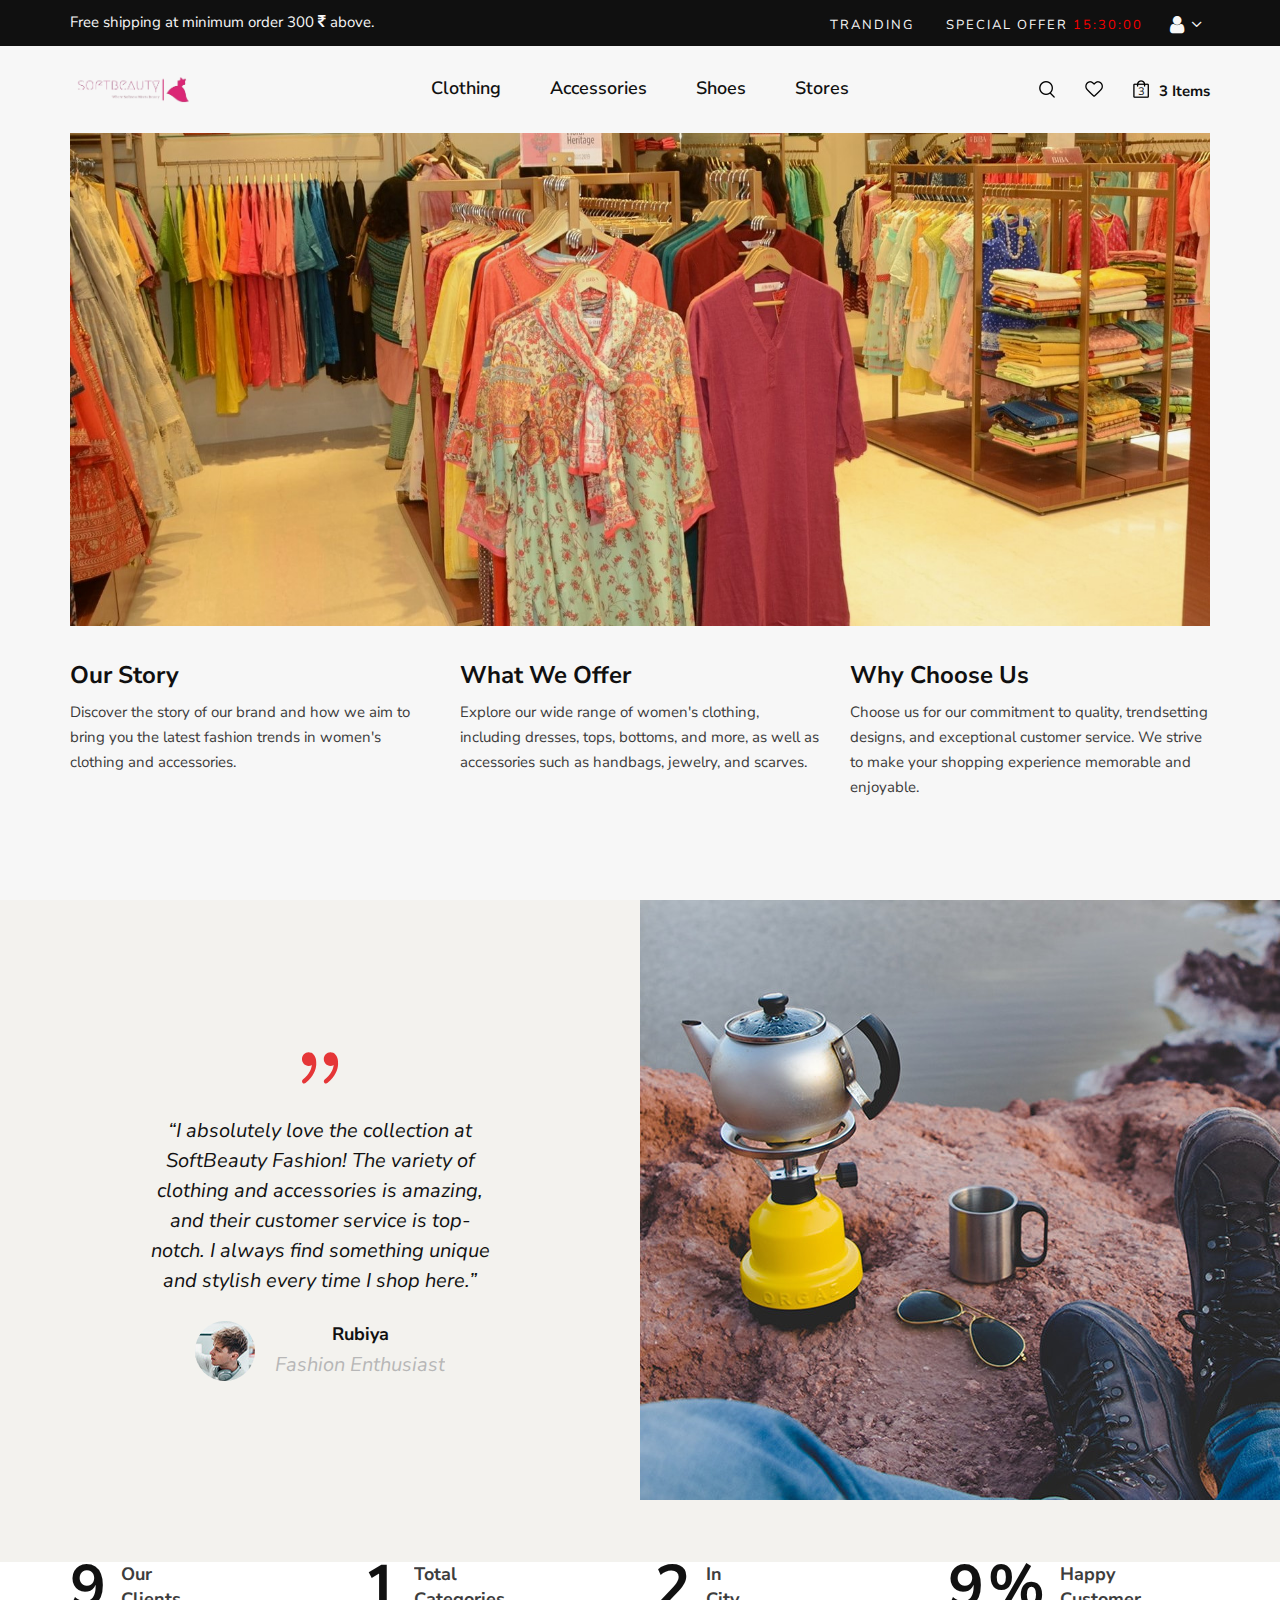
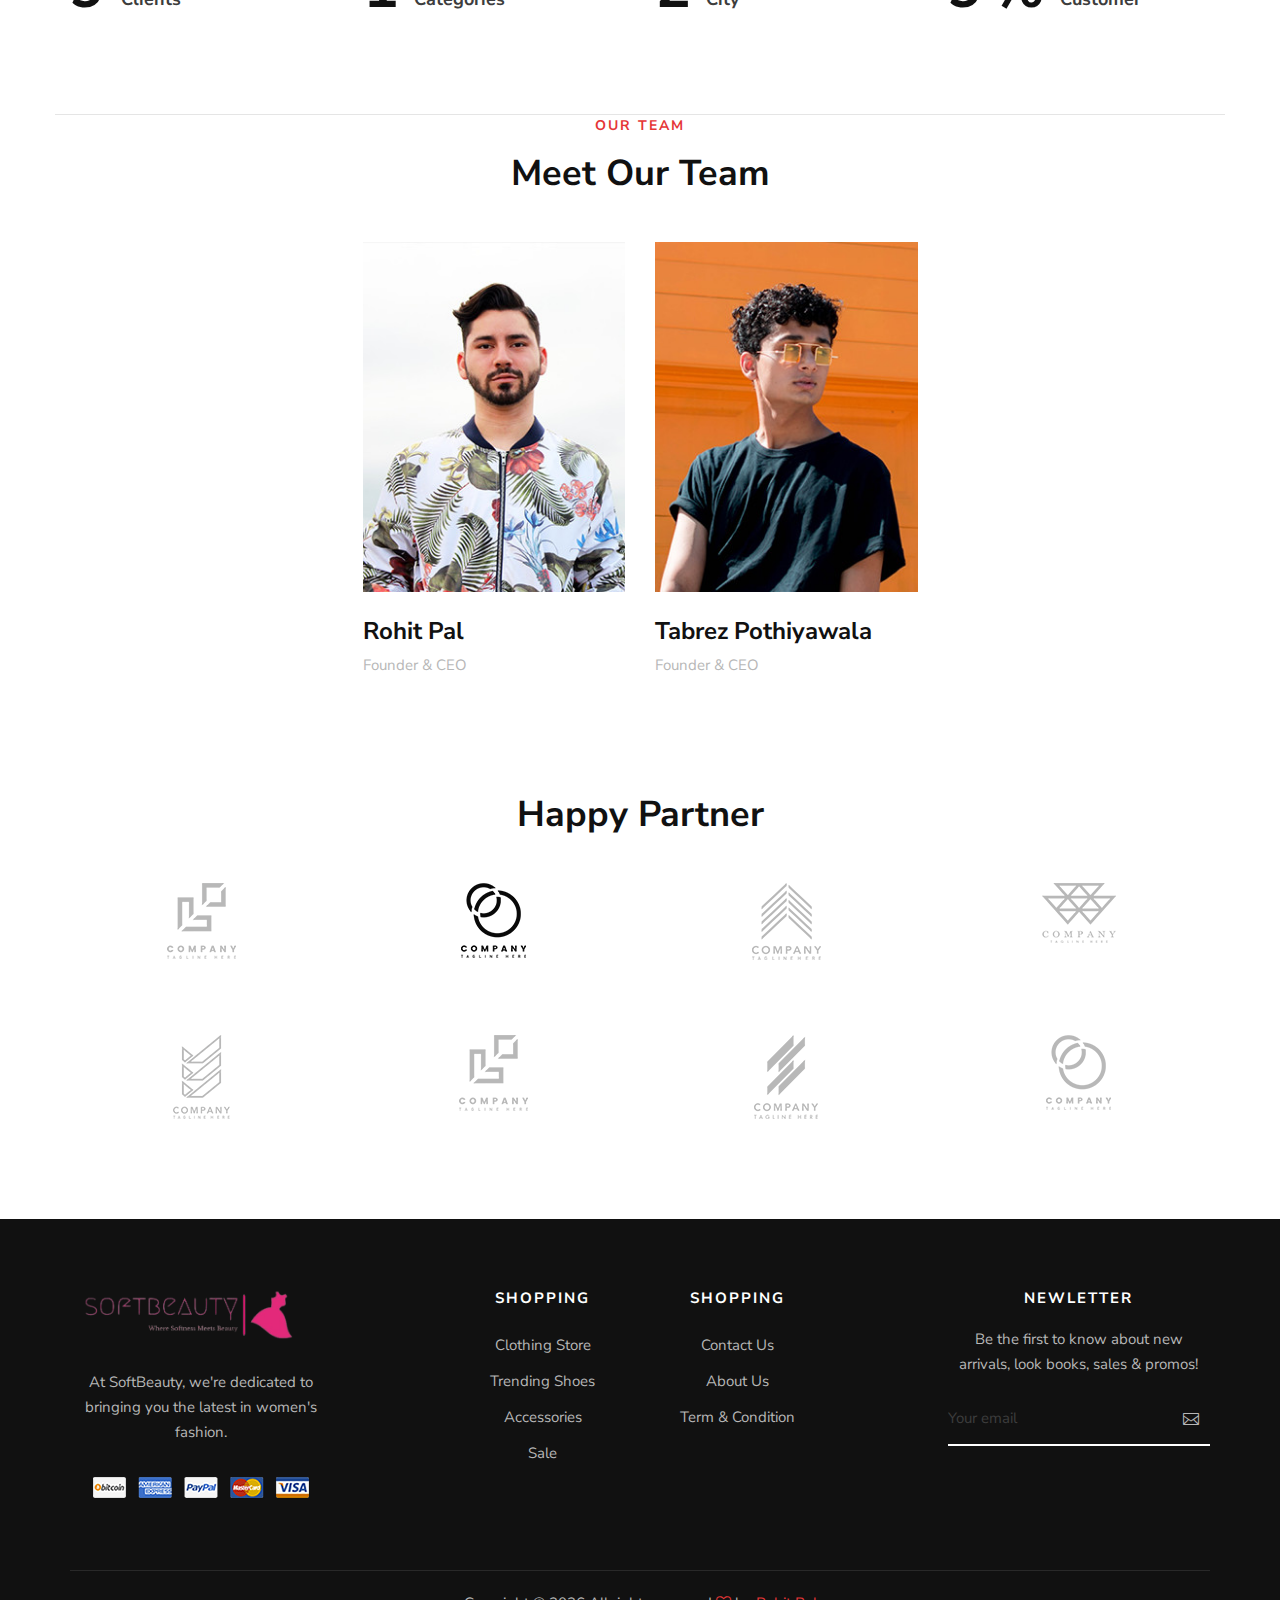
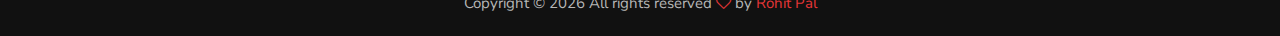
<file: about.html>
<!DOCTYPE html>
<html lang="zxx">

<head>
    <meta charset="UTF-8">
    <meta name="description" content="Male_Fashion Template">
    <meta name="keywords" content="Male_Fashion, unica, creative, html">
    <meta name="viewport" content="width=device-width, initial-scale=1.0">
    <meta http-equiv="X-UA-Compatible" content="ie=edge">
    <title>SoftBeauty | Where Beauty Meet Softness</title>

    <!-- Google Font -->
    <link href="https://fonts.googleapis.com/css2?family=Nunito+Sans:wght@300;400;600;700;800;900&display=swap"
        rel="stylesheet">

    <!-- Css Styles -->
    <link rel="stylesheet" href="css/bootstrap.min.css" type="text/css">
    <link rel="stylesheet" href="css/font-awesome.min.css" type="text/css">
    <link rel="stylesheet" href="css/elegant-icons.css" type="text/css">
    <link rel="stylesheet" href="css/magnific-popup.css" type="text/css">
    <link rel="stylesheet" href="css/nice-select.css" type="text/css">
    <link rel="stylesheet" href="css/owl.carousel.min.css" type="text/css">
    <link rel="stylesheet" href="css/slicknav.min.css" type="text/css">
    <link rel="stylesheet" href="css/style.css" type="text/css">
</head>

<body>
    <!-- Page Preloder -->
    <div id="preloder">
        <div class="loader"></div>
    </div>

    <!-- Offcanvas Menu Begin -->
    <div class="offcanvas-menu-overlay"></div>
    <div class="offcanvas-menu-wrapper">
        <div class="offcanvas__option">
            <div class="offcanvas__links">
                <a href="#">Sign in</a>
                <a href="#">FAQs</a>
            </div>
            <div class="offcanvas__top__hover">
                <span>Usd <i class="arrow_carrot-down"></i></span>
                <ul>
                    <li>USD</li>
                    <li>EUR</li>
                    <li>USD</li>
                </ul>
            </div>
        </div>
        <div class="offcanvas__nav__option">
            <a href="#" class="search-switch"><img src="img/icon/search.png" alt=""></a>
            <a href="#"><img src="img/icon/heart.png" alt=""></a>
            <a href="#"><img src="img/icon/cart.png" alt=""> <span>0</span></a>
            <div class="price">3 Item</div>
        </div>
        <div id="mobile-menu-wrap"></div>
        <div class="offcanvas__text">
            <p>Where Softness Meet Beauty</p>
        </div>
    </div>
    <!-- Offcanvas Menu End -->

    <!-- Header Section Begin -->
    <header class="header">
        <div class="header__top">
            <div class="container">
                <div class="row">
                    <div class="col-lg-6 col-md-7">
                        <div class="header__top__left">
                            <p>Free shipping at minimum order 300 <i class="fa fa-inr"></i> above.</p>
                        </div>
                    </div>
                    <div class="col-lg-6 col-md-5">
                        <div class="header__top__right">
                            <div class="header__top__links">
                                <a href="#">Tranding</a>
                                <a href="#">Special Offer <span style="color: red;">15:30:00</span></a>
                            </div>
                            <div class="header__top__hover">
                                <span><i class="fa fa-user"></i><i class="arrow_carrot-down"></i></span>
                                <ul>
                                    <li> <a href="login.html">Login</a> </li>
                                    <li> <a href="signup.html">SignUp</a> </li>
                                </ul>
                            </div>
                        </div>
                    </div>
                </div>
            </div>
        </div>
        <div class="container">
            <div class="row">
                <div class="col-lg-3 col-md-3">
                    <div class="header__logo">
                        <a href="./index.html"><img src="img/logo-bg.png" width="140px" alt=""></a>
                    </div>
                </div>
                <div class="col-lg-6 col-md-6">
                    <nav class="header__menu mobile-menu">
                        <ul>
                            <!-- <li class="active"><a href="./index.html">Shop</a></li> -->
                            <li><a href="shop.html">Clothing</a>
                                <ul class="dropdown">
                                    <li><a href="shop.html">Saree</a></li>
                                    <li><a href="shop.html">Lehenga</a></li>
                                    <li><a href="shop.html">Kurti</a></li>
                                    <li><a href="shop.html">Anarkali</a></li>
                                    <li><a href="shop.html">Gown</a></li>
                                    <li><a href="shop.html">Lehenga Choli</a></li>
                                    <li><a href="shop.html">Jacket</a></li>
                                    <li><a href="shop.html">Western Special</a></li>
                                    <li><a href="shop.html">All</a></li>
                                </ul>
                            </li>
                            <li><a href="shop.html">Accessories</a>
                                <ul class="dropdown">
                                    <li><a href="shop.html">Sunglasses</a></li>
                                    <li><a href="shop.html">Belts</a></li>
                                    <li><a href="shop.html">Purse/Bag</a></li>
                                    <li><a href="shop.html">All</a></li>
                                </ul>
                            </li>
                            <li><a href="shop.html">Shoes</a>
                                <ul class="dropdown">
                                    <li><a href="shop.html">Loafers</a></li>
                                    <li><a href="shop.html">Pumps</a></li>
                                    <li><a href="shop.html">Heels</a></li>
                                    <li><a href="shop.html">Flats</a></li>
                                    <li><a href="shop.html">All</a></li>
                                </ul>
                            </li>
                            <li><a href="shop.html">Stores</a></li>
                        </ul>

                    </nav>
                </div>
                <div class="col-lg-3 col-md-3">
                    <div class="header__nav__option">
                        <a href="#" class="search-switch"><img src="img/icon/search.png" alt=""></a>
                        <a href="#"><img src="img/icon/heart.png" alt=""></a>
                        <a href="cart.html"><img src="img/icon/cart.png" alt=""> <span>3</span></a>
                        <div class="price">3 Items</div>
                    </div>
                </div>
            </div>
            <div class="canvas__open"><i class="fa fa-bars"></i></div>
        </div>
    </header>
    <!-- Header Section End -->

    <!-- Main content  -->
    <!-- About Section Begin -->
    <section class="about spad">
        <div class="container">
            <div class="row">
                <div class="col-lg-12">
                    <div class="about__pic">
                        <img src="img/about/about.jpg" alt="">
                    </div>
                </div>
            </div>
            <div class="row">
                <div class="col-lg-4 col-md-4 col-sm-6">
                    <div class="about__item">
                        <h4>Our Story</h4>
                        <p>Discover the story of our brand and how we aim to bring you the latest fashion trends in women's clothing and accessories.</p>
                    </div>
                </div>
                <div class="col-lg-4 col-md-4 col-sm-6">
                    <div class="about__item">
                        <h4>What We Offer</h4>
                        <p>Explore our wide range of women's clothing, including dresses, tops, bottoms, and more, as well as accessories such as handbags, jewelry, and scarves.</p>
                    </div>
                </div>
                <div class="col-lg-4 col-md-4 col-sm-6">
                    <div class="about__item">
                        <h4>Why Choose Us</h4>
                        <p>Choose us for our commitment to quality, trendsetting designs, and exceptional customer service. We strive to make your shopping experience memorable and enjoyable.</p>
                    </div>
                </div>
            </div>
            
        </div>
    </section>
    <!-- About Section End -->

    <!-- Testimonial Section Begin -->
    <section class="testimonial">
        <div class="container-fluid">
            <div class="row">
                <div class="col-lg-6 p-0">
                    <div class="testimonial__text">
                        <span class="icon_quotations"></span>
                        <p>“I absolutely love the collection at SoftBeauty Fashion! The variety of clothing and accessories is amazing, and their customer service is top-notch. I always find something unique and stylish every time I shop here.”</p>
                        <div class="testimonial__author">
                            <div class="testimonial__author__pic">
                                <img src="img/about/testimonial-author.jpg" alt="Augusta Schultz">
                            </div>
                            <div class="testimonial__author__text">
                                <h5>Rubiya</h5>
                                <p>Fashion Enthusiast</p>
                            </div>
                        </div>
                    </div>
                </div>
                <div class="col-lg-6 p-0">
                    <div class="testimonial__pic set-bg" data-setbg="img/about/testimonial-pic.jpg"></div>
                </div>
            </div>
            
        </div>
    </section>
    <!-- Testimonial Section End -->

    <!-- Counter Section Begin -->
    <section class="counter spad">
        <div class="container">
            <div class="row">
                <div class="col-lg-3 col-md-6 col-sm-6">
                    <div class="counter__item">
                        <div class="counter__item__number">
                            <h2 class="cn_num">102</h2>
                        </div>
                        <span>Our <br />Clients</span>
                    </div>
                </div>
                <div class="col-lg-3 col-md-6 col-sm-6">
                    <div class="counter__item">
                        <div class="counter__item__number">
                            <h2 class="cn_num">8</h2>
                        </div>
                        <span>Total <br />Categories</span>
                    </div>
                </div>
                <div class="col-lg-3 col-md-6 col-sm-6">
                    <div class="counter__item">
                        <div class="counter__item__number">
                            <h2 class="cn_num">18</h2>
                        </div>
                        <span>In <br />City</span>
                    </div>
                </div>
                <div class="col-lg-3 col-md-6 col-sm-6">
                    <div class="counter__item">
                        <div class="counter__item__number">
                            <h2 class="cn_num">98</h2>
                            <strong>%</strong>
                        </div>
                        <span>Happy <br />Customer</span>
                    </div>
                </div>
            </div>
        </div>
    </section>
    <!-- Counter Section End -->

    <!-- Team Section Begin -->
    <section class="team spad">
        <div class="container">
            <div class="row">
                <div class="col-lg-12">
                    <div class="section-title">
                        <span>Our Team</span>
                        <h2>Meet Our Team</h2>
                    </div>
                </div>
            </div>
            <div class="row d-flex justify-content-center">
                <div class="col-lg-3 col-md-6 col-sm-6">
                    <div class="team__item">
                        <img src="img/about/team-1.jpg" alt="">
                        <h4>Rohit Pal</h4>
                        <span>Founder & CEO</span>
                    </div>
                </div>
                <div class="col-lg-3 col-md-6 col-sm-6">
                    <div class="team__item">
                        <img src="img/about/team-2.jpg" alt="">
                        <h4>Tabrez Pothiyawala</h4>
                        <span>Founder & CEO</span>
                    </div>
                </div>
            </div>
        </div>
    </section>
    <!-- Team Section End -->

    <!-- Client Section Begin -->
    <section class="clients spad">
        <div class="container">
            <div class="row">
                <div class="col-lg-12">
                    <div class="section-title">
                        <span></span>
                        <h2>Happy Partner</h2>
                    </div>
                </div>
            </div>
            <div class="row">
                <div class="col-lg-3 col-md-4 col-sm-4 col-6">
                    <a href="#" class="client__item"><img src="img/clients/client-1.png" alt=""></a>
                </div>
                <div class="col-lg-3 col-md-4 col-sm-4 col-6">
                    <a href="#" class="client__item"><img src="img/clients/client-2.png" alt=""></a>
                </div>
                <div class="col-lg-3 col-md-4 col-sm-4 col-6">
                    <a href="#" class="client__item"><img src="img/clients/client-3.png" alt=""></a>
                </div>
                <div class="col-lg-3 col-md-4 col-sm-4 col-6">
                    <a href="#" class="client__item"><img src="img/clients/client-4.png" alt=""></a>
                </div>
                <div class="col-lg-3 col-md-4 col-sm-4 col-6">
                    <a href="#" class="client__item"><img src="img/clients/client-5.png" alt=""></a>
                </div>
                <div class="col-lg-3 col-md-4 col-sm-4 col-6">
                    <a href="#" class="client__item"><img src="img/clients/client-6.png" alt=""></a>
                </div>
                <div class="col-lg-3 col-md-4 col-sm-4 col-6">
                    <a href="#" class="client__item"><img src="img/clients/client-7.png" alt=""></a>
                </div>
                <div class="col-lg-3 col-md-4 col-sm-4 col-6">
                    <a href="#" class="client__item"><img src="img/clients/client-8.png" alt=""></a>
                </div>
            </div>
        </div>
    </section>
    <!-- Client Section End -->
    <!-- Main content end -->

    <!-- Footer Section Begin -->
    <footer class="container-fluid text-center footer">
        <div class="container">
            <div class="row">
                <div class="col-lg-3 col-md-6 col-sm-6">
                    <div class="footer__about">
                        <div class="footer__logo">
                            <a href="#"><img src="img/logo-bg.png" alt=""></a>
                        </div>
                        <p>At SoftBeauty, we're dedicated to bringing you the latest in women's fashion.</p>
                        <a href="#"><img src="img/payment.png" alt=""></a>
                    </div>
                </div>
                <div class="col-lg-2 offset-lg-1 col-md-3 col-sm-6">
                    <div class="footer__widget">
                        <h6>Shopping</h6>
                        <ul>
                            <li><a href="#">Clothing Store</a></li>
                            <li><a href="#">Trending Shoes</a></li>
                            <li><a href="#">Accessories</a></li>
                            <li><a href="#">Sale</a></li>
                        </ul>
                    </div>
                </div>
                <div class="col-lg-2 col-md-3 col-sm-6">
                    <div class="footer__widget">
                        <h6>Shopping</h6>
                        <ul>
                            <li><a href="contact.html">Contact Us</a></li>
                            <!-- <li><a href="#">Payment Methods</a></li> -->
                            <li><a href="about.html">About Us</a></li   >
                            <li><a href="#">Term & Condition</a></li>
                        </ul>
                    </div>
                </div>
                <div class="col-lg-3 offset-lg-1 col-md-6 col-sm-6">
                    <div class="footer__widget">
                        <h6>NewLetter</h6>
                        <div class="footer__newslatter">
                            <p>Be the first to know about new arrivals, look books, sales & promos!</p>
                            <form action="#">
                                <input type="text" placeholder="Your email">
                                <button type="submit"><span class="icon_mail_alt"></span></button>
                            </form>
                        </div>
                    </div>
                </div>
            </div>
            <div class="row">
                <div class="col-lg-12 text-center">
                    <div class="footer__copyright__text">
                        <!-- Link back to Colorlib can't be removed. Template is licensed under CC BY 3.0. -->
                        <p>Copyright ©
                            <script>
                                document.write(new Date().getFullYear());
                            </script>
                            All rights reserved <i class="fa fa-heart-o" aria-hidden="true"></i> by <a href="#"
                                target="_blank">Rohit Pal</a>
                        </p>
                        <!-- Link back to Colorlib can't be removed. Template is licensed under CC BY 3.0. -->
                    </div>
                </div>
            </div>
        </div>
    </footer>
    <!-- Footer Section End -->



    <!-- Search Begin -->
    <div class="search-model">
        <div class="h-100 d-flex align-items-center justify-content-center">
            <div class="search-close-switch">+</div>
            <form class="search-model-form">
                <input type="text" id="search-input" placeholder="Search here.....">
            </form>
        </div>
    </div>
    <!-- Search End -->

    <!-- Js Plugins -->
    <script src="js/jquery-3.3.1.min.js"></script>
    <script src="js/bootstrap.min.js"></script>
    <script src="js/jquery.nice-select.min.js"></script>
    <script src="js/jquery.nicescroll.min.js"></script>
    <script src="js/jquery.magnific-popup.min.js"></script>
    <script src="js/jquery.countdown.min.js"></script>
    <script src="js/jquery.slicknav.js"></script>
    <script src="js/mixitup.min.js"></script>
    <script src="js/owl.carousel.min.js"></script>
    <script src="js/main.js"></script>
</body>

</html>
</file>
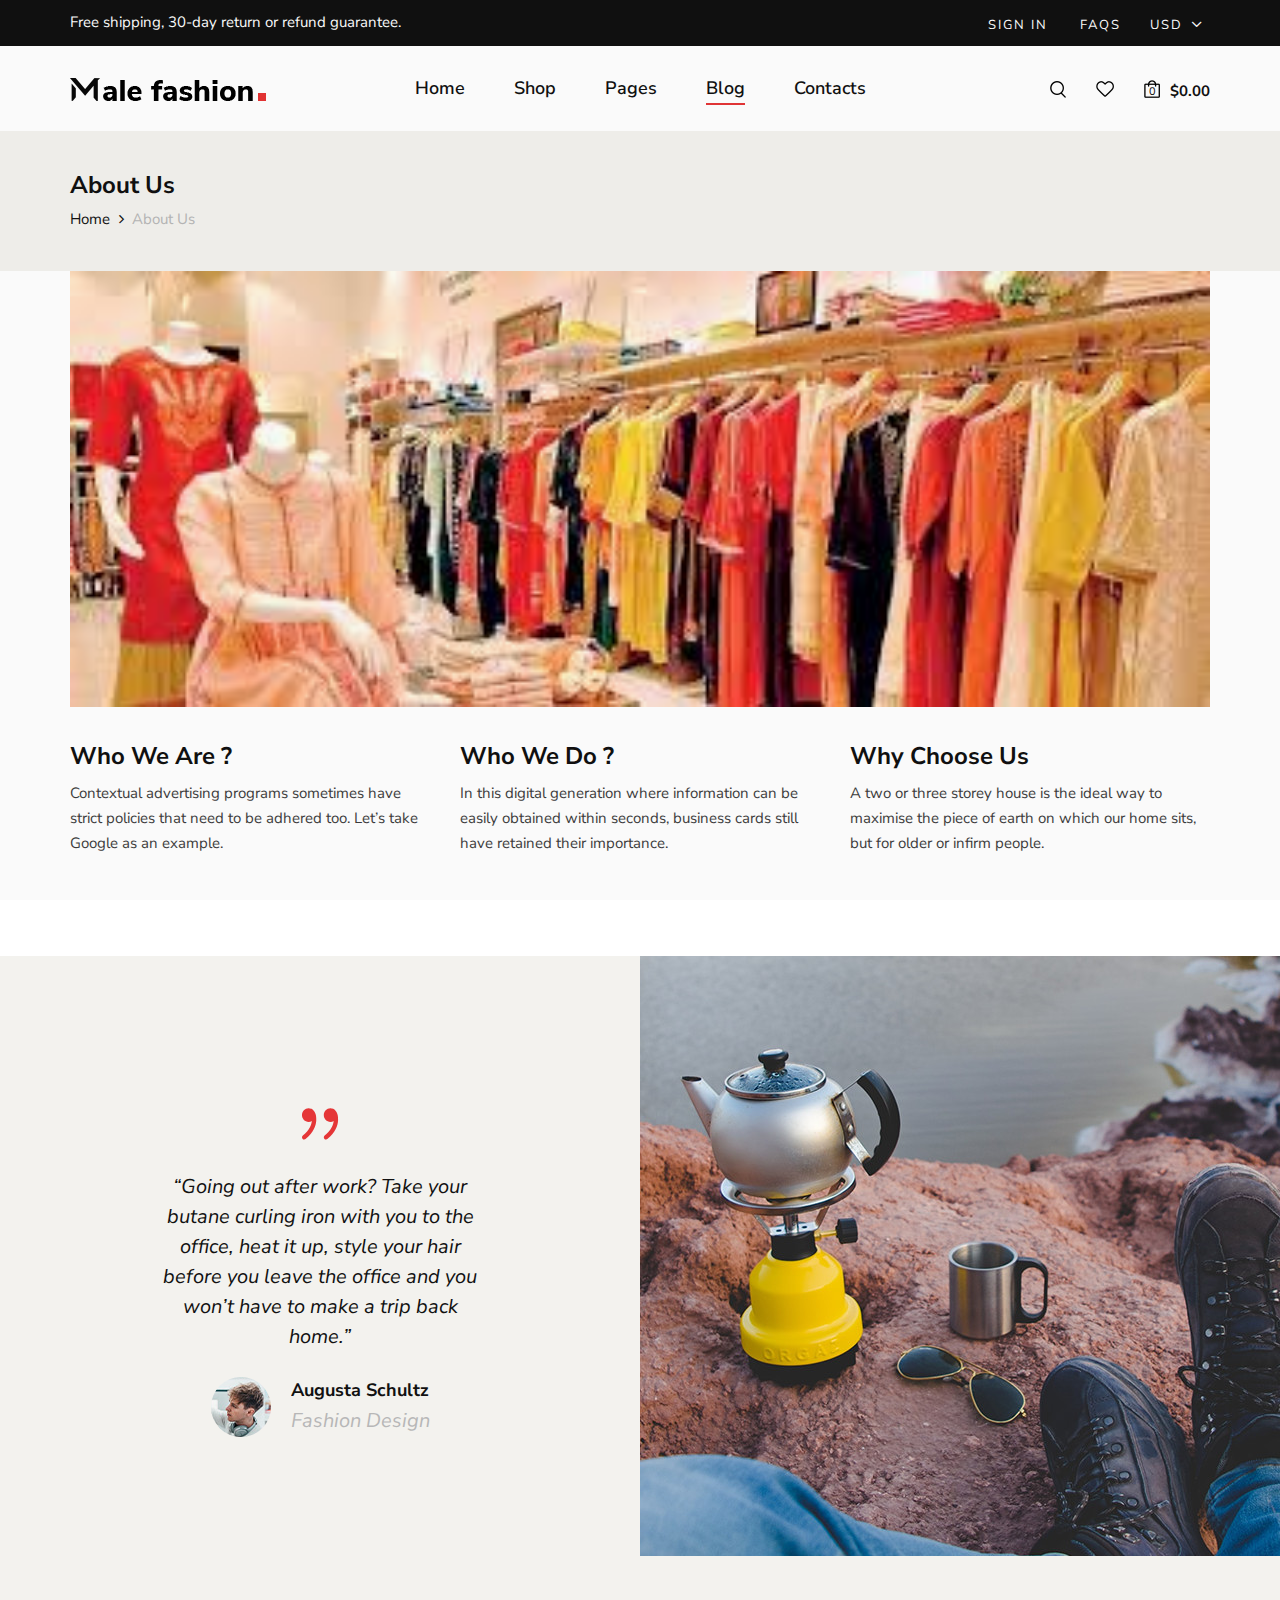
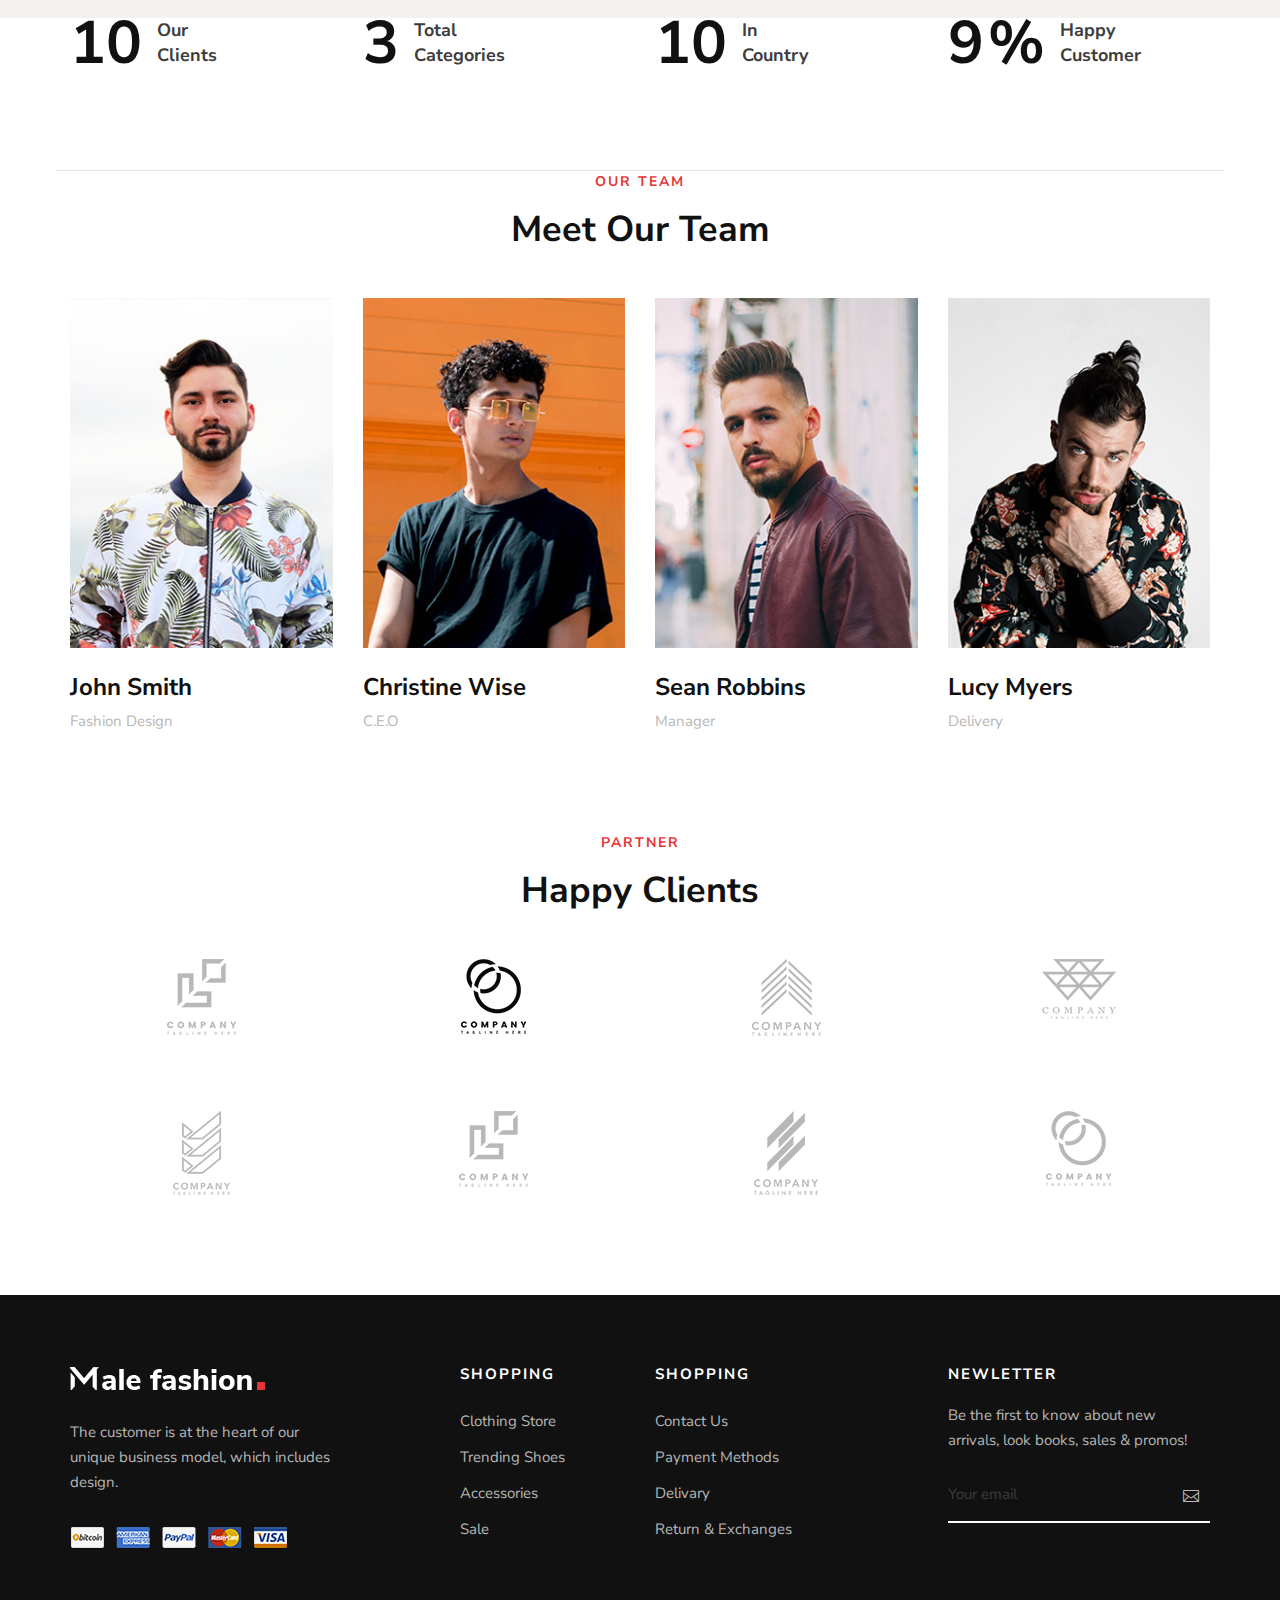
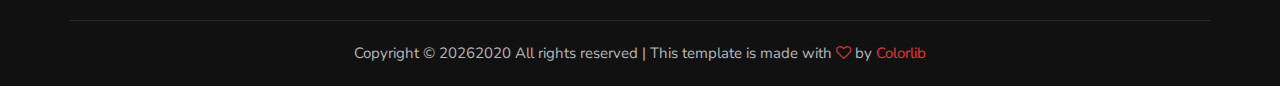
<file: about_old.html>
<!DOCTYPE html>
<html lang="zxx">

<head>
    <meta charset="UTF-8">
    <meta name="description" content="Male_Fashion Template">
    <meta name="keywords" content="Male_Fashion, unica, creative, html">
    <meta name="viewport" content="width=device-width, initial-scale=1.0">
    <meta http-equiv="X-UA-Compatible" content="ie=edge">
    <title>Male-Fashion | Template</title>

    <!-- Google Font -->
    <link href="https://fonts.googleapis.com/css2?family=Nunito+Sans:wght@300;400;600;700;800;900&display=swap"
    rel="stylesheet">

    <!-- Css Styles -->
    <link rel="stylesheet" href="css/bootstrap.min.css" type="text/css">
    <link rel="stylesheet" href="css/font-awesome.min.css" type="text/css">
    <link rel="stylesheet" href="css/elegant-icons.css" type="text/css">
    <link rel="stylesheet" href="css/magnific-popup.css" type="text/css">
    <link rel="stylesheet" href="css/nice-select.css" type="text/css">
    <link rel="stylesheet" href="css/owl.carousel.min.css" type="text/css">
    <link rel="stylesheet" href="css/slicknav.min.css" type="text/css">
    <link rel="stylesheet" href="css/style.css" type="text/css">
</head>

<body>
    <!-- Page Preloder -->
    <div id="preloder">
        <div class="loader"></div>
    </div>

    <!-- Offcanvas Menu Begin -->
    <div class="offcanvas-menu-overlay"></div>
    <div class="offcanvas-menu-wrapper">
        <div class="offcanvas__option">
            <div class="offcanvas__links">
                <a href="#">Sign in</a>
                <a href="#">FAQs</a>
            </div>
            <div class="offcanvas__top__hover">
                <span>Usd <i class="arrow_carrot-down"></i></span>
                <ul>
                    <li>USD</li>
                    <li>EUR</li>
                    <li>USD</li>
                </ul>
            </div>
        </div>
        <div class="offcanvas__nav__option">
            <a href="#" class="search-switch"><img src="img/icon/search.png" alt=""></a>
            <a href="#"><img src="img/icon/heart.png" alt=""></a>
            <a href="#"><img src="img/icon/cart.png" alt=""> <span>0</span></a>
            <div class="price">$0.00</div>
        </div>
        <div id="mobile-menu-wrap"></div>
        <div class="offcanvas__text">
            <p>Free shipping, 30-day return or refund guarantee.</p>
        </div>
    </div>
    <!-- Offcanvas Menu End -->

    <!-- Header Section Begin -->
    <header class="header">
        <div class="header__top">
            <div class="container">
                <div class="row">
                    <div class="col-lg-6 col-md-7">
                        <div class="header__top__left">
                            <p>Free shipping, 30-day return or refund guarantee.</p>
                        </div>
                    </div>
                    <div class="col-lg-6 col-md-5">
                        <div class="header__top__right">
                            <div class="header__top__links">
                                <a href="#">Sign in</a>
                                <a href="#">FAQs</a>
                            </div>
                            <div class="header__top__hover">
                                <span>Usd <i class="arrow_carrot-down"></i></span>
                                <ul>
                                    <li>USD</li>
                                    <li>EUR</li>
                                    <li>USD</li>
                                </ul>
                            </div>
                        </div>
                    </div>
                </div>
            </div>
        </div>
        <div class="container">
            <div class="row">
                <div class="col-lg-3 col-md-3">
                    <div class="header__logo">
                        <a href="./index.html"><img src="img/logo.png" alt=""></a>
                    </div>
                </div>
                <div class="col-lg-6 col-md-6">
                    <nav class="header__menu mobile-menu">
                        <ul>
                            <li><a href="./index.html">Home</a></li>
                            <li><a href="./shop.html">Shop</a></li>
                            <li><a href="#">Pages</a>
                                <ul class="dropdown">
                                    <li><a href="./about.html">About Us</a></li>
                                    <li><a href="./shop-details.html">Shop Details</a></li>
                                    <li><a href="./shopping-cart.html">Shopping Cart</a></li>
                                    <li><a href="./checkout.html">Check Out</a></li>
                                    <li><a href="./blog-details.html">Blog Details</a></li>
                                </ul>
                            </li>
                            <li class="active"><a href="./blog.html">Blog</a></li>
                            <li><a href="./contact.html">Contacts</a></li>
                        </ul>
                    </nav>
                </div>
                <div class="col-lg-3 col-md-3">
                    <div class="header__nav__option">
                        <a href="#" class="search-switch"><img src="img/icon/search.png" alt=""></a>
                        <a href="#"><img src="img/icon/heart.png" alt=""></a>
                        <a href="#"><img src="img/icon/cart.png" alt=""> <span>0</span></a>
                        <div class="price">$0.00</div>
                    </div>
                </div>
            </div>
            <div class="canvas__open"><i class="fa fa-bars"></i></div>
        </div>
    </header>
    <!-- Header Section End -->

    <!-- Breadcrumb Section Begin -->
    <section class="breadcrumb-option">
        <div class="container">
            <div class="row">
                <div class="col-lg-12">
                    <div class="breadcrumb__text">
                        <h4>About Us</h4>
                        <div class="breadcrumb__links">
                            <a href="./index.html">Home</a>
                            <span>About Us</span>
                        </div>
                    </div>
                </div>
            </div>
        </div>
    </section>
    <!-- Breadcrumb Section End -->

    <!-- About Section Begin -->
    <section class="about spad">
        <div class="container">
            <div class="row">
                <div class="col-lg-12">
                    <div class="about__pic">
                        <img src="img/about/about-us.jpg" alt="">
                    </div>
                </div>
            </div>
            <div class="row">
                <div class="col-lg-4 col-md-4 col-sm-6">
                    <div class="about__item">
                        <h4>Who We Are ?</h4>
                        <p>Contextual advertising programs sometimes have strict policies that need to be adhered too.
                        Let’s take Google as an example.</p>
                    </div>
                </div>
                <div class="col-lg-4 col-md-4 col-sm-6">
                    <div class="about__item">
                        <h4>Who We Do ?</h4>
                        <p>In this digital generation where information can be easily obtained within seconds, business
                        cards still have retained their importance.</p>
                    </div>
                </div>
                <div class="col-lg-4 col-md-4 col-sm-6">
                    <div class="about__item">
                        <h4>Why Choose Us</h4>
                        <p>A two or three storey house is the ideal way to maximise the piece of earth on which our home
                        sits, but for older or infirm people.</p>
                    </div>
                </div>
            </div>
        </div>
    </section>
    <!-- About Section End -->

    <!-- Testimonial Section Begin -->
    <section class="testimonial">
        <div class="container-fluid">
            <div class="row">
                <div class="col-lg-6 p-0">
                    <div class="testimonial__text">
                        <span class="icon_quotations"></span>
                        <p>“Going out after work? Take your butane curling iron with you to the office, heat it up,
                            style your hair before you leave the office and you won’t have to make a trip back home.”
                        </p>
                        <div class="testimonial__author">
                            <div class="testimonial__author__pic">
                                <img src="img/about/testimonial-author.jpg" alt="">
                            </div>
                            <div class="testimonial__author__text">
                                <h5>Augusta Schultz</h5>
                                <p>Fashion Design</p>
                            </div>
                        </div>
                    </div>
                </div>
                <div class="col-lg-6 p-0">
                    <div class="testimonial__pic set-bg" data-setbg="img/about/testimonial-pic.jpg"></div>
                </div>
            </div>
        </div>
    </section>
    <!-- Testimonial Section End -->

    <!-- Counter Section Begin -->
    <section class="counter spad">
        <div class="container">
            <div class="row">
                <div class="col-lg-3 col-md-6 col-sm-6">
                    <div class="counter__item">
                        <div class="counter__item__number">
                            <h2 class="cn_num">102</h2>
                        </div>
                        <span>Our <br />Clients</span>
                    </div>
                </div>
                <div class="col-lg-3 col-md-6 col-sm-6">
                    <div class="counter__item">
                        <div class="counter__item__number">
                            <h2 class="cn_num">30</h2>
                        </div>
                        <span>Total <br />Categories</span>
                    </div>
                </div>
                <div class="col-lg-3 col-md-6 col-sm-6">
                    <div class="counter__item">
                        <div class="counter__item__number">
                            <h2 class="cn_num">102</h2>
                        </div>
                        <span>In <br />Country</span>
                    </div>
                </div>
                <div class="col-lg-3 col-md-6 col-sm-6">
                    <div class="counter__item">
                        <div class="counter__item__number">
                            <h2 class="cn_num">98</h2>
                            <strong>%</strong>
                        </div>
                        <span>Happy <br />Customer</span>
                    </div>
                </div>
            </div>
        </div>
    </section>
    <!-- Counter Section End -->

    <!-- Team Section Begin -->
    <section class="team spad">
        <div class="container">
            <div class="row">
                <div class="col-lg-12">
                    <div class="section-title">
                        <span>Our Team</span>
                        <h2>Meet Our Team</h2>
                    </div>
                </div>
            </div>
            <div class="row">
                <div class="col-lg-3 col-md-6 col-sm-6">
                    <div class="team__item">
                        <img src="img/about/team-1.jpg" alt="">
                        <h4>John Smith</h4>
                        <span>Fashion Design</span>
                    </div>
                </div>
                <div class="col-lg-3 col-md-6 col-sm-6">
                    <div class="team__item">
                        <img src="img/about/team-2.jpg" alt="">
                        <h4>Christine Wise</h4>
                        <span>C.E.O</span>
                    </div>
                </div>
                <div class="col-lg-3 col-md-6 col-sm-6">
                    <div class="team__item">
                        <img src="img/about/team-3.jpg" alt="">
                        <h4>Sean Robbins</h4>
                        <span>Manager</span>
                    </div>
                </div>
                <div class="col-lg-3 col-md-6 col-sm-6">
                    <div class="team__item">
                        <img src="img/about/team-4.jpg" alt="">
                        <h4>Lucy Myers</h4>
                        <span>Delivery</span>
                    </div>
                </div>
            </div>
        </div>
    </section>
    <!-- Team Section End -->

    <!-- Client Section Begin -->
    <section class="clients spad">
        <div class="container">
            <div class="row">
                <div class="col-lg-12">
                    <div class="section-title">
                        <span>Partner</span>
                        <h2>Happy Clients</h2>
                    </div>
                </div>
            </div>
            <div class="row">
                <div class="col-lg-3 col-md-4 col-sm-4 col-6">
                    <a href="#" class="client__item"><img src="img/clients/client-1.png" alt=""></a>
                </div>
                <div class="col-lg-3 col-md-4 col-sm-4 col-6">
                    <a href="#" class="client__item"><img src="img/clients/client-2.png" alt=""></a>
                </div>
                <div class="col-lg-3 col-md-4 col-sm-4 col-6">
                    <a href="#" class="client__item"><img src="img/clients/client-3.png" alt=""></a>
                </div>
                <div class="col-lg-3 col-md-4 col-sm-4 col-6">
                    <a href="#" class="client__item"><img src="img/clients/client-4.png" alt=""></a>
                </div>
                <div class="col-lg-3 col-md-4 col-sm-4 col-6">
                    <a href="#" class="client__item"><img src="img/clients/client-5.png" alt=""></a>
                </div>
                <div class="col-lg-3 col-md-4 col-sm-4 col-6">
                    <a href="#" class="client__item"><img src="img/clients/client-6.png" alt=""></a>
                </div>
                <div class="col-lg-3 col-md-4 col-sm-4 col-6">
                    <a href="#" class="client__item"><img src="img/clients/client-7.png" alt=""></a>
                </div>
                <div class="col-lg-3 col-md-4 col-sm-4 col-6">
                    <a href="#" class="client__item"><img src="img/clients/client-8.png" alt=""></a>
                </div>
            </div>
        </div>
    </section>
    <!-- Client Section End -->

    <!-- Footer Section Begin -->
    <footer class="footer">
        <div class="container">
            <div class="row">
                <div class="col-lg-3 col-md-6 col-sm-6">
                    <div class="footer__about">
                        <div class="footer__logo">
                            <a href="#"><img src="img/footer-logo.png" alt=""></a>
                        </div>
                        <p>The customer is at the heart of our unique business model, which includes design.</p>
                        <a href="#"><img src="img/payment.png" alt=""></a>
                    </div>
                </div>
                <div class="col-lg-2 offset-lg-1 col-md-3 col-sm-6">
                    <div class="footer__widget">
                        <h6>Shopping</h6>
                        <ul>
                            <li><a href="#">Clothing Store</a></li>
                            <li><a href="#">Trending Shoes</a></li>
                            <li><a href="#">Accessories</a></li>
                            <li><a href="#">Sale</a></li>
                        </ul>
                    </div>
                </div>
                <div class="col-lg-2 col-md-3 col-sm-6">
                    <div class="footer__widget">
                        <h6>Shopping</h6>
                        <ul>
                            <li><a href="#">Contact Us</a></li>
                            <li><a href="#">Payment Methods</a></li>
                            <li><a href="#">Delivary</a></li>
                            <li><a href="#">Return & Exchanges</a></li>
                        </ul>
                    </div>
                </div>
                <div class="col-lg-3 offset-lg-1 col-md-6 col-sm-6">
                    <div class="footer__widget">
                        <h6>NewLetter</h6>
                        <div class="footer__newslatter">
                            <p>Be the first to know about new arrivals, look books, sales & promos!</p>
                            <form action="#">
                                <input type="text" placeholder="Your email">
                                <button type="submit"><span class="icon_mail_alt"></span></button>
                            </form>
                        </div>
                    </div>
                </div>
            </div>
            <div class="row">
                <div class="col-lg-12 text-center">
                    <div class="footer__copyright__text">
                        <!-- Link back to Colorlib can't be removed. Template is licensed under CC BY 3.0. -->
                        <p>Copyright ©
                            <script>
                                document.write(new Date().getFullYear());
                            </script>2020
                            All rights reserved | This template is made with <i class="fa fa-heart-o"
                            aria-hidden="true"></i> by <a href="https://colorlib.com" target="_blank">Colorlib</a>
                        </p>
                        <!-- Link back to Colorlib can't be removed. Template is licensed under CC BY 3.0. -->
                    </div>
                </div>
            </div>
        </div>
    </footer>
    <!-- Footer Section End -->

    <!-- Search Begin -->
    <div class="search-model">
        <div class="h-100 d-flex align-items-center justify-content-center">
            <div class="search-close-switch">+</div>
            <form class="search-model-form">
                <input type="text" id="search-input" placeholder="Search here.....">
            </form>
        </div>
    </div>
    <!-- Search End -->

    <!-- Js Plugins -->
    <script src="js/jquery-3.3.1.min.js"></script>
    <script src="js/bootstrap.min.js"></script>
    <script src="js/jquery.nice-select.min.js"></script>
    <script src="js/jquery.nicescroll.min.js"></script>
    <script src="js/jquery.magnific-popup.min.js"></script>
    <script src="js/jquery.countdown.min.js"></script>
    <script src="js/jquery.slicknav.js"></script>
    <script src="js/mixitup.min.js"></script>
    <script src="js/owl.carousel.min.js"></script>
    <script src="js/main.js"></script>
</body>

</html>
</file>
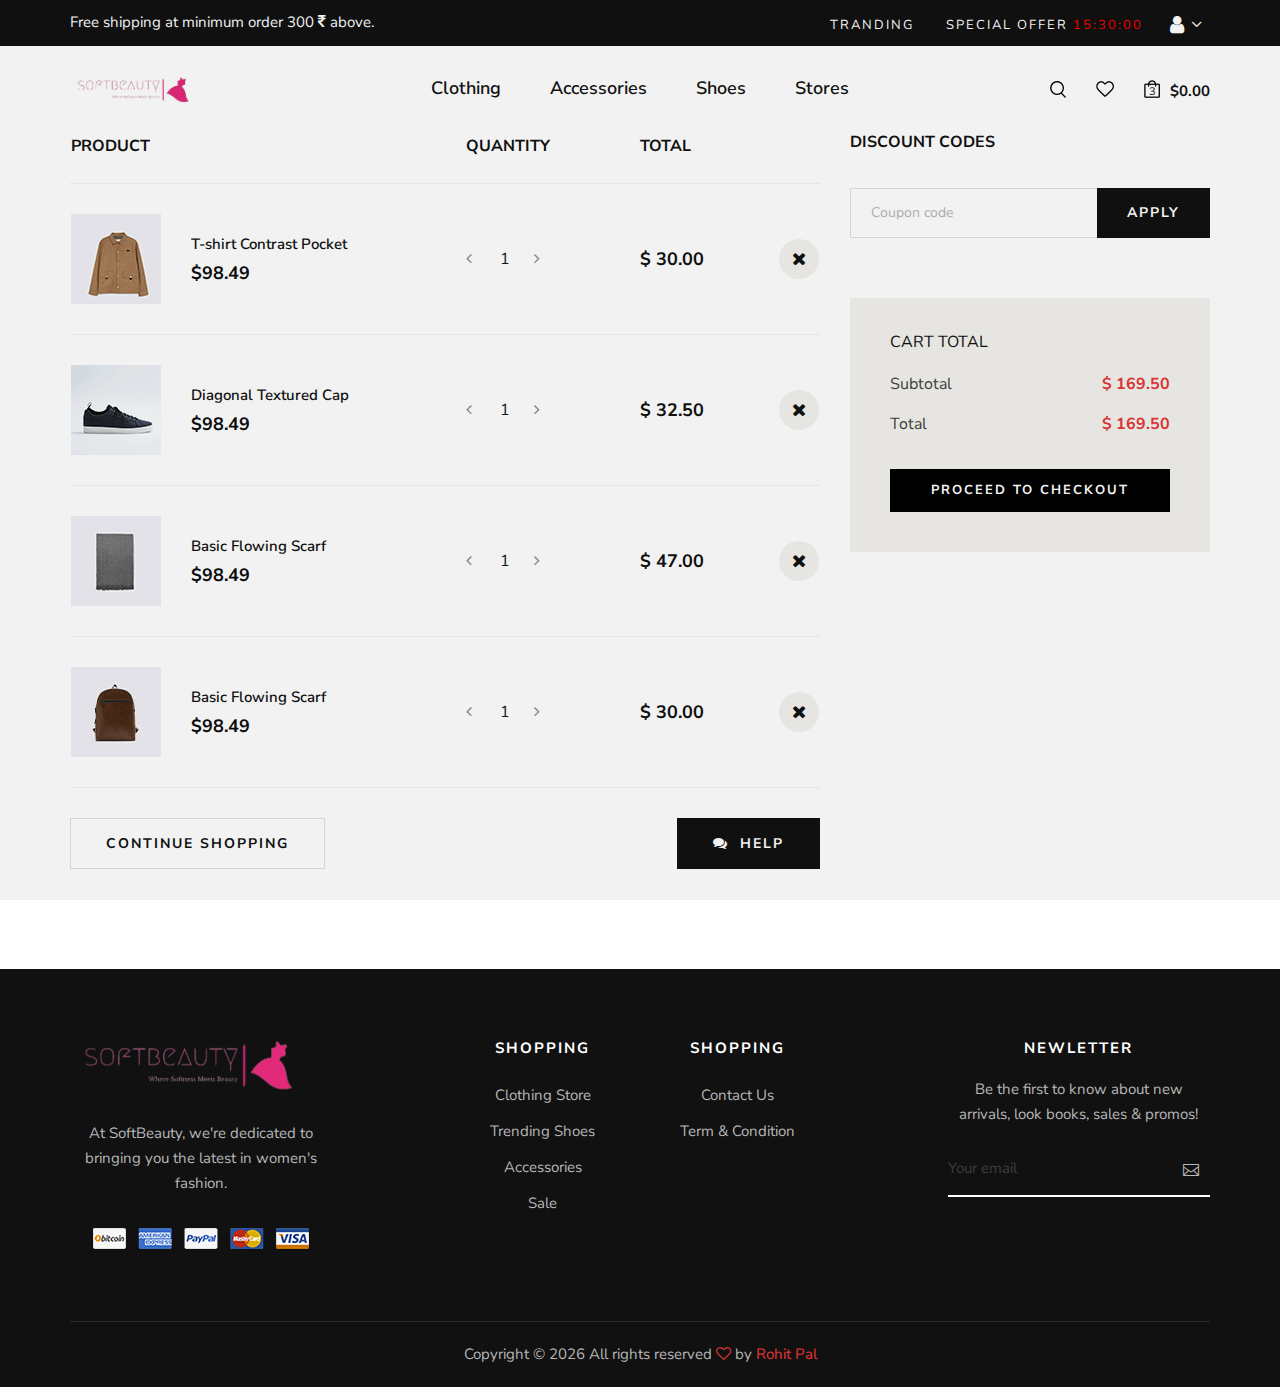
<file: cart.html>
<!DOCTYPE html>
<html lang="zxx">

<head>
    <meta charset="UTF-8">
    <meta name="description" content="Male_Fashion Template">
    <meta name="keywords" content="Male_Fashion, unica, creative, html">
    <meta name="viewport" content="width=device-width, initial-scale=1.0">
    <meta http-equiv="X-UA-Compatible" content="ie=edge">
    <title>SoftBeauty | Where Beauty Meet Softness</title>

    <!-- Google Font -->
    <link href="https://fonts.googleapis.com/css2?family=Nunito+Sans:wght@300;400;600;700;800;900&display=swap"
        rel="stylesheet">

    <!-- Css Styles -->
    <link rel="stylesheet" href="css/bootstrap.min.css" type="text/css">
    <link rel="stylesheet" href="css/font-awesome.min.css" type="text/css">
    <link rel="stylesheet" href="css/elegant-icons.css" type="text/css">
    <link rel="stylesheet" href="css/magnific-popup.css" type="text/css">
    <link rel="stylesheet" href="css/nice-select.css" type="text/css">
    <link rel="stylesheet" href="css/owl.carousel.min.css" type="text/css">
    <link rel="stylesheet" href="css/slicknav.min.css" type="text/css">
    <link rel="stylesheet" href="css/style.css" type="text/css">
</head>
<body>
    <!-- Page Preloder -->
    <div id="preloder">
        <div class="loader"></div>
    </div>

    <!-- Offcanvas Menu Begin -->
    <div class="offcanvas-menu-overlay"></div>
    <div class="offcanvas-menu-wrapper">
        <div class="offcanvas__option">
            <div class="offcanvas__links">
                <a href="#">Sign in</a>
                <a href="#">FAQs</a>
            </div>
            <div class="offcanvas__top__hover">
                <span>Usd <i class="arrow_carrot-down"></i></span>
                <ul>
                    <li>USD</li>
                    <li>EUR</li>
                    <li>USD</li>
                </ul>
            </div>
        </div>
        <div class="offcanvas__nav__option">
            <a href="#" class="search-switch"><img src="img/icon/search.png" alt=""></a>
            <a href="#"><img src="img/icon/heart.png" alt=""></a>
            <a href="#"><img src="img/icon/cart.png" alt=""> <span>0</span></a>
            <div class="price">$0.00</div>
        </div>
        <div id="mobile-menu-wrap"></div>
        <div class="offcanvas__text">
            <p>Free shipping at minimum order 300 <i class="fa fa-inr"></i> above.</p>
        </div>
    </div>
    <!-- Offcanvas Menu End -->

    <!-- Header Section Begin -->
    <header class="header">
        <div class="header__top">
            <div class="container">
                <div class="row">
                    <div class="col-lg-6 col-md-7">
                        <div class="header__top__left">
                            <p>Free shipping at minimum order 300 <i class="fa fa-inr"></i> above.</p>
                        </div>
                    </div>
                    <div class="col-lg-6 col-md-5">
                        <div class="header__top__right">
                            <div class="header__top__links">
                                <a href="#">Tranding</a>
                                <a href="#">Special Offer <span style="color: red;">15:30:00</span></a>
                            </div>
                            <div class="header__top__hover">
                                <span><i class="fa fa-user"></i><i class="arrow_carrot-down"></i></span>
                                <ul>
                                    <li> <a href="login.html">Login</a> </li>
                                    <li> <a href="signup.html">SignUp</a> </li>
                                </ul>
                            </div>
                        </div>
                    </div>
                </div>
            </div>
        </div>
        <div class="container">
            <div class="row">
                <div class="col-lg-3 col-md-3">
                    <div class="header__logo">
                        <a href="./index.html"><img src="img/logo-bg.png" width="140px" alt=""></a>
                    </div>
                </div>
                <div class="col-lg-6 col-md-6">
                    <nav class="header__menu mobile-menu">
                        <ul>
                            <!-- <li class="active"><a href="./index.html">Shop</a></li> -->
                            <li><a href="shop.html">Clothing</a>
                                <ul class="dropdown">
                                    <li><a href="shop.html">Saree</a></li>
                                    <li><a href="shop.html">Lehenga</a></li>
                                    <li><a href="shop.html">Kurti</a></li>
                                    <li><a href="shop.html">Anarkali</a></li>
                                    <li><a href="shop.html">Gown</a></li>
                                    <li><a href="shop.html">Lehenga Choli</a></li>
                                    <li><a href="shop.html">Jacket</a></li>
                                    <li><a href="shop.html">Western Special</a></li>
                                    <li><a href="shop.html">All</a></li>
                                </ul>
                            </li>
                            <li><a href="shop.html">Accessories</a>
                                <ul class="dropdown">
                                    <li><a href="shop.html">Sunglasses</a></li>
                                    <li><a href="shop.html">Belts</a></li>
                                    <li><a href="shop.html">Purse/Bag</a></li>
                                    <li><a href="shop.html">All</a></li>
                                </ul>
                            </li>
                            <li><a href="shop.html">Shoes</a>
                                <ul class="dropdown">
                                    <li><a href="shop.html">Loafers</a></li>
                                    <li><a href="shop.html">Pumps</a></li>
                                    <li><a href="shop.html">Heels</a></li>
                                    <li><a href="shop.html">Flats</a></li>
                                    <li><a href="shop.html">All</a></li>
                                </ul>
                            </li>
                            <li><a href="shop.html">Stores</a></li>
                        </ul>

                    </nav>
                </div>
                <div class="col-lg-3 col-md-3">
                    <div class="header__nav__option">
                        <a href="#" class="search-switch"><img src="img/icon/search.png" alt=""></a>
                        <a href="#"><img src="img/icon/heart.png" alt=""></a>
                        <a href="#"><img src="img/icon/cart.png" alt=""> <span>3</span></a>
                        <div class="price">$0.00</div>
                    </div>
                </div>
            </div>
            <div class="canvas__open"><i class="fa fa-bars"></i></div>
        </div>
    </header>
    <!-- Header Section End -->
    
    <!-- Main content  -->
        <!-- Shopping Cart Section Begin -->
        <section class="shopping-cart spad">
            <div class="container">
                <div class="row">
                    <div class="col-lg-8">
                        <div class="shopping__cart__table">
                            <table>
                                <thead>
                                    <tr>
                                        <th>Product</th>
                                        <th>Quantity</th>
                                        <th>Total</th>
                                        <th></th>
                                    </tr>
                                </thead>
                                <tbody>
                                    <tr>
                                        <td class="product__cart__item">
                                            <div class="product__cart__item__pic">
                                                <img src="img/shopping-cart/cart-1.jpg" alt="">
                                            </div>
                                            <div class="product__cart__item__text">
                                                <h6>T-shirt Contrast Pocket</h6>
                                                <h5>$98.49</h5>
                                            </div>
                                        </td>
                                        <td class="quantity__item">
                                            <div class="quantity">
                                                <div class="pro-qty-2">
                                                    <input type="text" value="1">
                                                </div>
                                            </div>
                                        </td>
                                        <td class="cart__price">$ 30.00</td>
                                        <td class="cart__close"><i class="fa fa-close"></i></td>
                                    </tr>
                                    <tr>
                                        <td class="product__cart__item">
                                            <div class="product__cart__item__pic">
                                                <img src="img/shopping-cart/cart-2.jpg" alt="">
                                            </div>
                                            <div class="product__cart__item__text">
                                                <h6>Diagonal Textured Cap</h6>
                                                <h5>$98.49</h5>
                                            </div>
                                        </td>
                                        <td class="quantity__item">
                                            <div class="quantity">
                                                <div class="pro-qty-2">
                                                    <input type="text" value="1">
                                                </div>
                                            </div>
                                        </td>
                                        <td class="cart__price">$ 32.50</td>
                                        <td class="cart__close"><i class="fa fa-close"></i></td>
                                    </tr>
                                    <tr>
                                        <td class="product__cart__item">
                                            <div class="product__cart__item__pic">
                                                <img src="img/shopping-cart/cart-3.jpg" alt="">
                                            </div>
                                            <div class="product__cart__item__text">
                                                <h6>Basic Flowing Scarf</h6>
                                                <h5>$98.49</h5>
                                            </div>
                                        </td>
                                        <td class="quantity__item">
                                            <div class="quantity">
                                                <div class="pro-qty-2">
                                                    <input type="text" value="1">
                                                </div>
                                            </div>
                                        </td>
                                        <td class="cart__price">$ 47.00</td>
                                        <td class="cart__close"><i class="fa fa-close"></i></td>
                                    </tr>
                                    <tr>
                                        <td class="product__cart__item">
                                            <div class="product__cart__item__pic">
                                                <img src="img/shopping-cart/cart-4.jpg" alt="">
                                            </div>
                                            <div class="product__cart__item__text">
                                                <h6>Basic Flowing Scarf</h6>
                                                <h5>$98.49</h5>
                                            </div>
                                        </td>
                                        <td class="quantity__item">
                                            <div class="quantity">
                                                <div class="pro-qty-2">
                                                    <input type="text" value="1">
                                                </div>
                                            </div>
                                        </td>
                                        <td class="cart__price">$ 30.00</td>
                                        <td class="cart__close"><i class="fa fa-close"></i></td>
                                    </tr>
                                </tbody>
                            </table>
                        </div>
                        <div class="row">
                            <div class="col-lg-6 col-md-6 col-sm-6">
                                <div class="continue__btn">
                                    <a href="shop.html">Continue Shopping</a>
                                </div>
                            </div>
                            <div class="col-lg-6 col-md-6 col-sm-6">
                                <div class="continue__btn update__btn">
                                    <a href="#"><i class="fa fa-comments" aria-hidden="true"></i> Help</a>
                                </div>
                            </div>
                        </div>
                    </div>
                    <div class="col-lg-4">
                        <div class="cart__discount">
                            <h6>Discount codes</h6>
                            <form action="#">
                                <input type="text" placeholder="Coupon code">
                                <button type="submit">Apply</button>
                            </form>
                        </div>
                        <div class="cart__total">
                            <h6>Cart total</h6>
                            <ul>
                                <li>Subtotal <span>$ 169.50</span></li>
                                <li>Total <span>$ 169.50</span></li>
                            </ul>
                            <a href="checkout.html" class="primary-btn">Proceed to checkout</a>
                        </div>
                    </div>
                </div>
            </div>
        </section>
        <!-- Shopping Cart Section End -->
 
    <!-- Main content end -->

    <!-- Footer Section Begin -->
    <footer class="container-fluid text-center footer">
        <div class="container">
            <div class="row">
                <div class="col-lg-3 col-md-6 col-sm-6">
                    <div class="footer__about">
                        <div class="footer__logo">
                            <a href="#"><img src="img/logo-bg.png" alt=""></a>
                        </div>
                        <p>At SoftBeauty, we're dedicated to bringing you the latest in women's fashion.</p>
                        <a href="#"><img src="img/payment.png" alt=""></a>
                    </div>
                </div>
                <div class="col-lg-2 offset-lg-1 col-md-3 col-sm-6">
                    <div class="footer__widget">
                        <h6>Shopping</h6>
                        <ul>
                            <li><a href="#">Clothing Store</a></li>
                            <li><a href="#">Trending Shoes</a></li>
                            <li><a href="#">Accessories</a></li>
                            <li><a href="#">Sale</a></li>
                        </ul>
                    </div>
                </div>
                <div class="col-lg-2 col-md-3 col-sm-6">
                    <div class="footer__widget">
                        <h6>Shopping</h6>
                        <ul>
                            <li><a href="contact.html">Contact Us</a></li>
                            <!-- <li><a href="#">Payment Methods</a></li> -->
                            <!-- <li><a href="#">Delivary</a></li   > -->
                            <li><a href="#">Term & Condition</a></li>
                        </ul>
                    </div>
                </div>
                <div class="col-lg-3 offset-lg-1 col-md-6 col-sm-6">
                    <div class="footer__widget">
                        <h6>NewLetter</h6>
                        <div class="footer__newslatter">
                            <p>Be the first to know about new arrivals, look books, sales & promos!</p>
                            <form action="#">
                                <input type="text" placeholder="Your email">
                                <button type="submit"><span class="icon_mail_alt"></span></button>
                            </form>
                        </div>
                    </div>
                </div>
            </div>
            <div class="row">
                <div class="col-lg-12 text-center">
                    <div class="footer__copyright__text">
                        <!-- Link back to Colorlib can't be removed. Template is licensed under CC BY 3.0. -->
                        <p>Copyright ©
                            <script>
                                document.write(new Date().getFullYear());
                            </script>
                            All rights reserved <i class="fa fa-heart-o" aria-hidden="true"></i> by <a href="#"
                                target="_blank">Rohit Pal</a>
                        </p>
                        <!-- Link back to Colorlib can't be removed. Template is licensed under CC BY 3.0. -->
                    </div>
                </div>
            </div>
        </div>
    </footer>
    <!-- Footer Section End -->



    <!-- Search Begin -->
    <div class="search-model">
        <div class="h-100 d-flex align-items-center justify-content-center">
            <div class="search-close-switch">+</div>
            <form class="search-model-form">
                <input type="text" id="search-input" placeholder="Search here.....">
            </form>
        </div>
    </div>
    <!-- Search End -->

    <!-- Js Plugins -->
    <script src="js/jquery-3.3.1.min.js"></script>
    <script src="js/bootstrap.min.js"></script>
    <script src="js/jquery.nice-select.min.js"></script>
    <script src="js/jquery.nicescroll.min.js"></script>
    <script src="js/jquery.magnific-popup.min.js"></script>
    <script src="js/jquery.countdown.min.js"></script>
    <script src="js/jquery.slicknav.js"></script>
    <script src="js/mixitup.min.js"></script>
    <script src="js/owl.carousel.min.js"></script>
    <script src="js/main.js"></script>
</body>

</html>
</file>
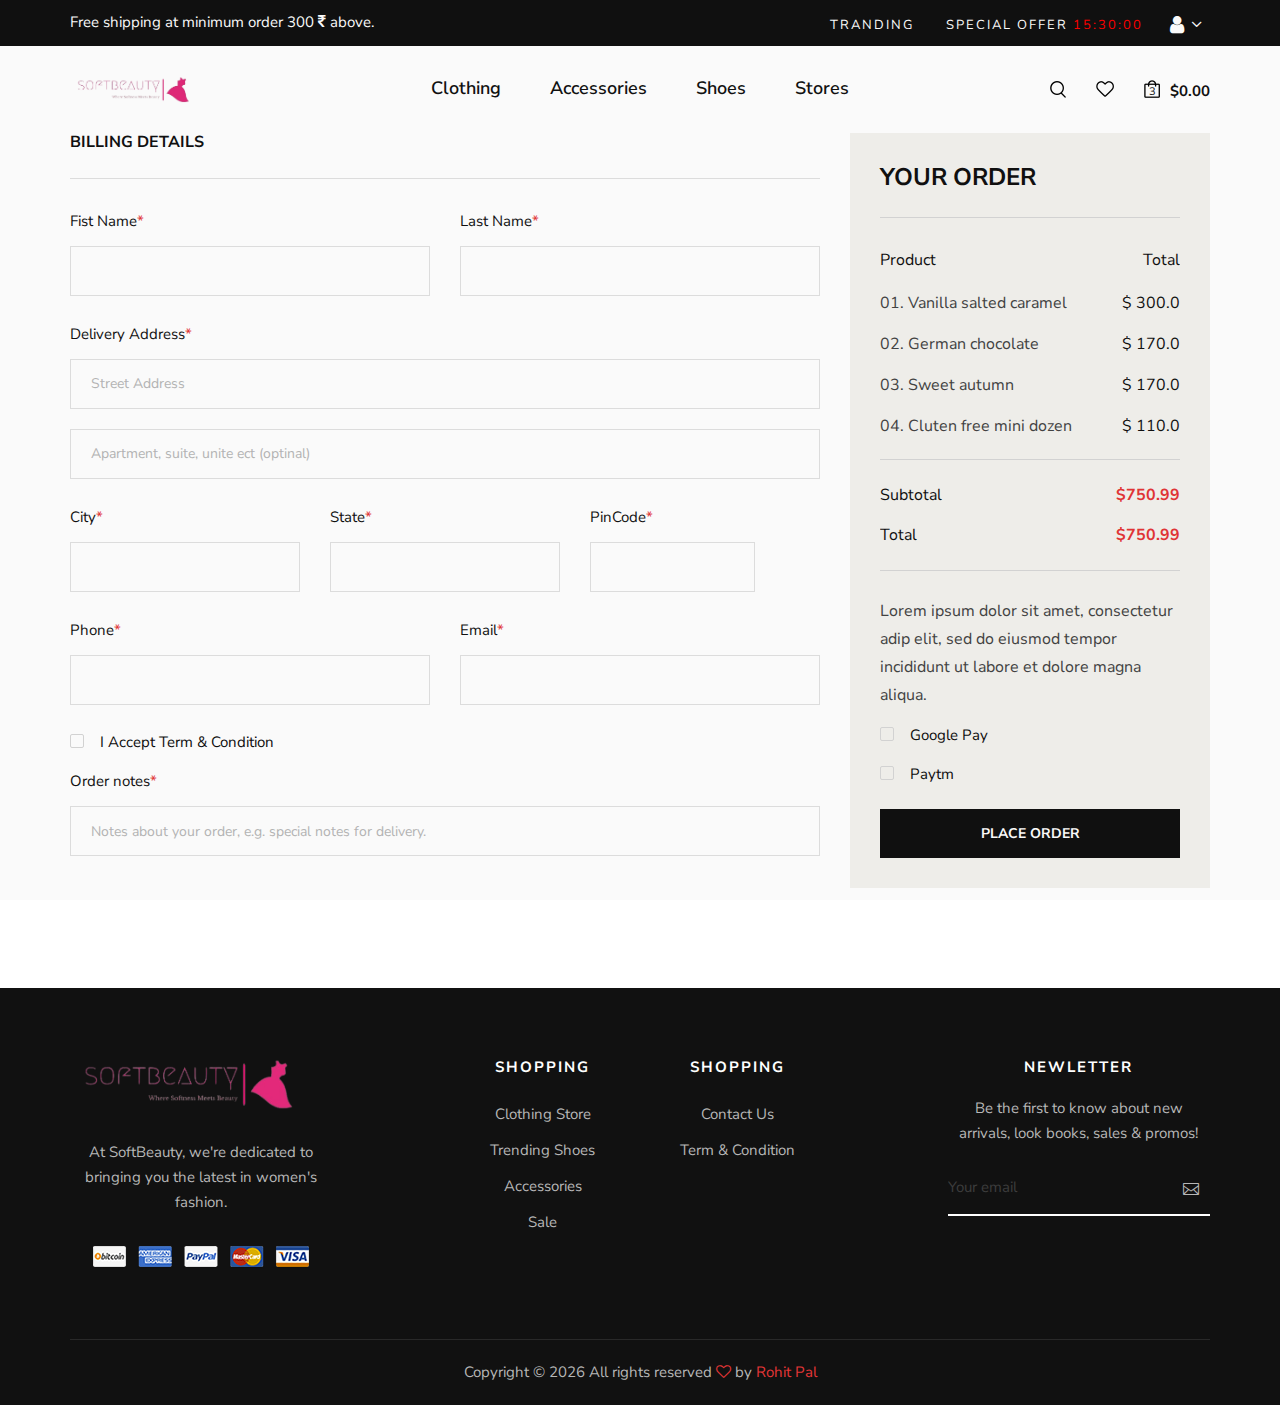
<file: checkout.html>
<!DOCTYPE html>
<html lang="zxx">

<head>
    <meta charset="UTF-8">
    <meta name="description" content="Male_Fashion Template">
    <meta name="keywords" content="Male_Fashion, unica, creative, html">
    <meta name="viewport" content="width=device-width, initial-scale=1.0">
    <meta http-equiv="X-UA-Compatible" content="ie=edge">
    <title>SoftBeauty | Where Beauty Meet Softness</title>

    <!-- Google Font -->
    <link href="https://fonts.googleapis.com/css2?family=Nunito+Sans:wght@300;400;600;700;800;900&display=swap"
        rel="stylesheet">

    <!-- Css Styles -->
    <link rel="stylesheet" href="css/bootstrap.min.css" type="text/css">
    <link rel="stylesheet" href="css/font-awesome.min.css" type="text/css">
    <link rel="stylesheet" href="css/elegant-icons.css" type="text/css">
    <link rel="stylesheet" href="css/magnific-popup.css" type="text/css">
    <link rel="stylesheet" href="css/nice-select.css" type="text/css">
    <link rel="stylesheet" href="css/owl.carousel.min.css" type="text/css">
    <link rel="stylesheet" href="css/slicknav.min.css" type="text/css">
    <link rel="stylesheet" href="css/style.css" type="text/css">
</head>

<body>
    <!-- Page Preloder -->
    <div id="preloder">
        <div class="loader"></div>
    </div>

    <!-- Offcanvas Menu Begin -->
    <div class="offcanvas-menu-overlay"></div>
    <div class="offcanvas-menu-wrapper">
        <div class="offcanvas__option">
            <div class="offcanvas__links">
                <a href="#">Sign in</a>
                <a href="#">FAQs</a>
            </div>
            <div class="offcanvas__top__hover">
                <span>Usd <i class="arrow_carrot-down"></i></span>
                <ul>
                    <li>USD</li>
                    <li>EUR</li>
                    <li>USD</li>
                </ul>
            </div>
        </div>
        <div class="offcanvas__nav__option">
            <a href="#" class="search-switch"><img src="img/icon/search.png" alt=""></a>
            <a href="#"><img src="img/icon/heart.png" alt=""></a>
            <a href="#"><img src="img/icon/cart.png" alt=""> <span>0</span></a>
            <div class="price">$0.00</div>
        </div>
        <div id="mobile-menu-wrap"></div>
        <div class="offcanvas__text">
            <p>Free shipping at minimum order 300 <i class="fa fa-inr"></i> above.</p>
        </div>
    </div>
    <!-- Offcanvas Menu End -->

    <!-- Header Section Begin -->
    <header class="header">
        <div class="header__top">
            <div class="container">
                <div class="row">
                    <div class="col-lg-6 col-md-7">
                        <div class="header__top__left">
                            <p>Free shipping at minimum order 300 <i class="fa fa-inr"></i> above.</p>
                        </div>
                    </div>
                    <div class="col-lg-6 col-md-5">
                        <div class="header__top__right">
                            <div class="header__top__links">
                                <a href="#">Tranding</a>
                                <a href="#">Special Offer <span style="color: red;">15:30:00</span></a>
                            </div>
                            <div class="header__top__hover">
                                <span><i class="fa fa-user"></i><i class="arrow_carrot-down"></i></span>
                                <ul>
                                    <li> <a href="login.html">Login</a> </li>
                                    <li> <a href="signup.html">SignUp</a> </li>
                                </ul>
                            </div>
                        </div>
                    </div>
                </div>
            </div>
        </div>
        <div class="container">
            <div class="row">
                <div class="col-lg-3 col-md-3">
                    <div class="header__logo">
                        <a href="./index.html"><img src="img/logo-bg.png" width="140px" alt=""></a>
                    </div>
                </div>
                <div class="col-lg-6 col-md-6">
                    <nav class="header__menu mobile-menu">
                        <ul>
                            <!-- <li class="active"><a href="./index.html">Shop</a></li> -->
                            <li><a href="shop.html">Clothing</a>
                                <ul class="dropdown">
                                    <li><a href="shop.html">Saree</a></li>
                                    <li><a href="shop.html">Lehenga</a></li>
                                    <li><a href="shop.html">Kurti</a></li>
                                    <li><a href="shop.html">Anarkali</a></li>
                                    <li><a href="shop.html">Gown</a></li>
                                    <li><a href="shop.html">Lehenga Choli</a></li>
                                    <li><a href="shop.html">Jacket</a></li>
                                    <li><a href="shop.html">Western Special</a></li>
                                    <li><a href="shop.html">All</a></li>
                                </ul>
                            </li>
                            <li><a href="shop.html">Accessories</a>
                                <ul class="dropdown">
                                    <li><a href="shop.html">Sunglasses</a></li>
                                    <li><a href="shop.html">Belts</a></li>
                                    <li><a href="shop.html">Purse/Bag</a></li>
                                    <li><a href="shop.html">All</a></li>
                                </ul>
                            </li>
                            <li><a href="shop.html">Shoes</a>
                                <ul class="dropdown">
                                    <li><a href="shop.html">Loafers</a></li>
                                    <li><a href="shop.html">Pumps</a></li>
                                    <li><a href="shop.html">Heels</a></li>
                                    <li><a href="shop.html">Flats</a></li>
                                    <li><a href="shop.html">All</a></li>
                                </ul>
                            </li>
                            <li><a href="shop.html">Stores</a></li>
                        </ul>

                    </nav>
                </div>
                <div class="col-lg-3 col-md-3">
                    <div class="header__nav__option">
                        <a href="#" class="search-switch"><img src="img/icon/search.png" alt=""></a>
                        <a href="#"><img src="img/icon/heart.png" alt=""></a>
                        <a href="#"><img src="img/icon/cart.png" alt=""> <span>3</span></a>
                        <div class="price">$0.00</div>
                    </div>
                </div>
            </div>
            <div class="canvas__open"><i class="fa fa-bars"></i></div>
        </div>
    </header>
    <!-- Header Section End -->

    <!-- Main content  -->
    <!-- Checkout Section Begin -->
    <section class="checkout spad">
        <div class="container">
            <div class="checkout__form">
                <form action="#">
                    <div class="row">
                        <div class="col-lg-8 col-md-6">
                            <!-- <h6 class="coupon__code"><span class="icon_tag_alt"></span> Have a coupon? <a href="#">Click
                                    here</a> to enter your code</h6> -->
                            <h6 class="checkout__title">Billing Details</h6>
                            <div class="row">
                                <div class="col-lg-6">
                                    <div class="checkout__input">
                                        <p>Fist Name<span>*</span></p>
                                        <input type="text">
                                    </div>
                                </div>
                                <div class="col-lg-6">
                                    <div class="checkout__input">
                                        <p>Last Name<span>*</span></p>
                                        <input type="text">
                                    </div>
                                </div>
                            </div>
                            <!-- <div class="checkout__input">
                                <p>Country<span>*</span></p>
                                <input type="text">
                            </div> -->
                            <div class="checkout__input">
                                <p>Delivery Address<span>*</span></p>
                                <input type="text" placeholder="Street Address" class="checkout__input__add">
                                <input type="text" placeholder="Apartment, suite, unite ect (optinal)">
                            </div>
                            <div class="row">
                                <div class="col-lg-4">
                                    <div class="checkout__input">
                                        <p>City<span>*</span></p>
                                        <input type="text">
                                    </div>
                                </div>
                                <div class="col-lg-4">
                                    <div class="checkout__input">
                                        <p>State<span>*</span></p>
                                        <input type="text">
                                    </div>
                                </div>
                                <div class="col-lg-3">
                                    <div class="checkout__input">
                                        <p>PinCode<span>*</span></p>
                                        <input type="text">
                                    </div>
                                </div>
                            </div>
                            
                          
                          
                            <div class="row">
                                <div class="col-lg-6">
                                    <div class="checkout__input">
                                        <p>Phone<span>*</span></p>
                                        <input type="text">
                                    </div>
                                </div>
                                <div class="col-lg-6">
                                    <div class="checkout__input">
                                        <p>Email<span>*</span></p>
                                        <input type="text">
                                    </div>
                                </div>
                            </div>
                            <!-- <div class="checkout__input__checkbox">
                                <label for="acc">
                                    Create an account?
                                    <input type="checkbox" id="acc">
                                    <span class="checkmark"></span>
                                </label>
                                <p>Create an account by entering the information below. If you are a returning customer
                                    please login at the top of the page</p>
                            </div> -->
                            <!-- <div class="checkout__input">
                                <p>Account Password<span>*</span></p>
                                <input type="text">
                            </div> -->
                            <div class="checkout__input__checkbox">
                                <label for="diff-acc">
                                    I Accept Term & Condition
                                    <input type="checkbox" id="diff-acc">
                                    <span class="checkmark"></span>
                                </label>
                            </div>
                            <div class="checkout__input">
                                <p>Order notes<span>*</span></p>
                                <input type="text"
                                    placeholder="Notes about your order, e.g. special notes for delivery.">
                            </div>
                        </div>
                        <div class="col-lg-4 col-md-6">
                            <div class="checkout__order">
                                <h4 class="order__title">Your order</h4>
                                <div class="checkout__order__products">Product <span>Total</span></div>
                                <ul class="checkout__total__products">
                                    <li>01. Vanilla salted caramel <span>$ 300.0</span> </li>
                                    <li>02. German chocolate <span>$ 170.0</span></li>
                                    <li>03. Sweet autumn <span>$ 170.0</span></li>
                                    <li>04. Cluten free mini dozen <span>$ 110.0</span></li>
                                </ul>
                                <ul class="checkout__total__all">
                                    <li>Subtotal <span>$750.99</span></li>
                                    <li>Total <span>$750.99</span></li>
                                </ul>
                                <!-- <div class="checkout__input__checkbox">
                                    <label for="acc-or">
                                        Create an account?
                                        <input type="checkbox" id="acc-or">
                                        <span class="checkmark"></span>
                                    </label>
                                </div> -->
                                <p>Lorem ipsum dolor sit amet, consectetur adip elit, sed do eiusmod tempor incididunt
                                    ut labore et dolore magna aliqua.</p>
                                <div class="checkout__input__checkbox">
                                    <label for="google_pay">
                                        Google Pay
                                        <input type="radio" name="payment" id="google_pay">
                                        <span class="checkmark"></span>
                                    </label>
                                </div>
                                <div class="checkout__input__checkbox">
                                    <label for="paytm">
                                        Paytm
                                        <input type="radio" name="payment" id="paytm">
                                        <span class="checkmark"></span>
                                    </label>
                                </div>
                                <button type="submit" class="site-btn">PLACE ORDER</button>
                            </div>
                        </div>
                    </div>
                </form>
            </div>
        </div>
    </section>
    <!-- Checkout Section End -->
    <!-- Main content end -->

    <!-- Footer Section Begin -->
    <footer class="container-fluid text-center footer">
        <div class="container">
            <div class="row">
                <div class="col-lg-3 col-md-6 col-sm-6">
                    <div class="footer__about">
                        <div class="footer__logo">
                            <a href="#"><img src="img/logo-bg.png" alt=""></a>
                        </div>
                        <p>At SoftBeauty, we're dedicated to bringing you the latest in women's fashion.</p>
                        <a href="#"><img src="img/payment.png" alt=""></a>
                    </div>
                </div>
                <div class="col-lg-2 offset-lg-1 col-md-3 col-sm-6">
                    <div class="footer__widget">
                        <h6>Shopping</h6>
                        <ul>
                            <li><a href="#">Clothing Store</a></li>
                            <li><a href="#">Trending Shoes</a></li>
                            <li><a href="#">Accessories</a></li>
                            <li><a href="#">Sale</a></li>
                        </ul>
                    </div>
                </div>
                <div class="col-lg-2 col-md-3 col-sm-6">
                    <div class="footer__widget">
                        <h6>Shopping</h6>
                        <ul>
                            <li><a href="contact.html">Contact Us</a></li>
                            <!-- <li><a href="#">Payment Methods</a></li> -->
                            <!-- <li><a href="#">Delivary</a></li   > -->
                            <li><a href="#">Term & Condition</a></li>
                        </ul>
                    </div>
                </div>
                <div class="col-lg-3 offset-lg-1 col-md-6 col-sm-6">
                    <div class="footer__widget">
                        <h6>NewLetter</h6>
                        <div class="footer__newslatter">
                            <p>Be the first to know about new arrivals, look books, sales & promos!</p>
                            <form action="#">
                                <input type="text" placeholder="Your email">
                                <button type="submit"><span class="icon_mail_alt"></span></button>
                            </form>
                        </div>
                    </div>
                </div>
            </div>
            <div class="row">
                <div class="col-lg-12 text-center">
                    <div class="footer__copyright__text">
                        <!-- Link back to Colorlib can't be removed. Template is licensed under CC BY 3.0. -->
                        <p>Copyright ©
                            <script>
                                document.write(new Date().getFullYear());
                            </script>
                            All rights reserved <i class="fa fa-heart-o" aria-hidden="true"></i> by <a href="#"
                                target="_blank">Rohit Pal</a>
                        </p>
                        <!-- Link back to Colorlib can't be removed. Template is licensed under CC BY 3.0. -->
                    </div>
                </div>
            </div>
        </div>
    </footer>
    <!-- Footer Section End -->



    <!-- Search Begin -->
    <div class="search-model">
        <div class="h-100 d-flex align-items-center justify-content-center">
            <div class="search-close-switch">+</div>
            <form class="search-model-form">
                <input type="text" id="search-input" placeholder="Search here.....">
            </form>
        </div>
    </div>
    <!-- Search End -->

    <!-- Js Plugins -->
    <script src="js/jquery-3.3.1.min.js"></script>
    <script src="js/bootstrap.min.js"></script>
    <script src="js/jquery.nice-select.min.js"></script>
    <script src="js/jquery.nicescroll.min.js"></script>
    <script src="js/jquery.magnific-popup.min.js"></script>
    <script src="js/jquery.countdown.min.js"></script>
    <script src="js/jquery.slicknav.js"></script>
    <script src="js/mixitup.min.js"></script>
    <script src="js/owl.carousel.min.js"></script>
    <script src="js/main.js"></script>
</body>

</html>
</file>
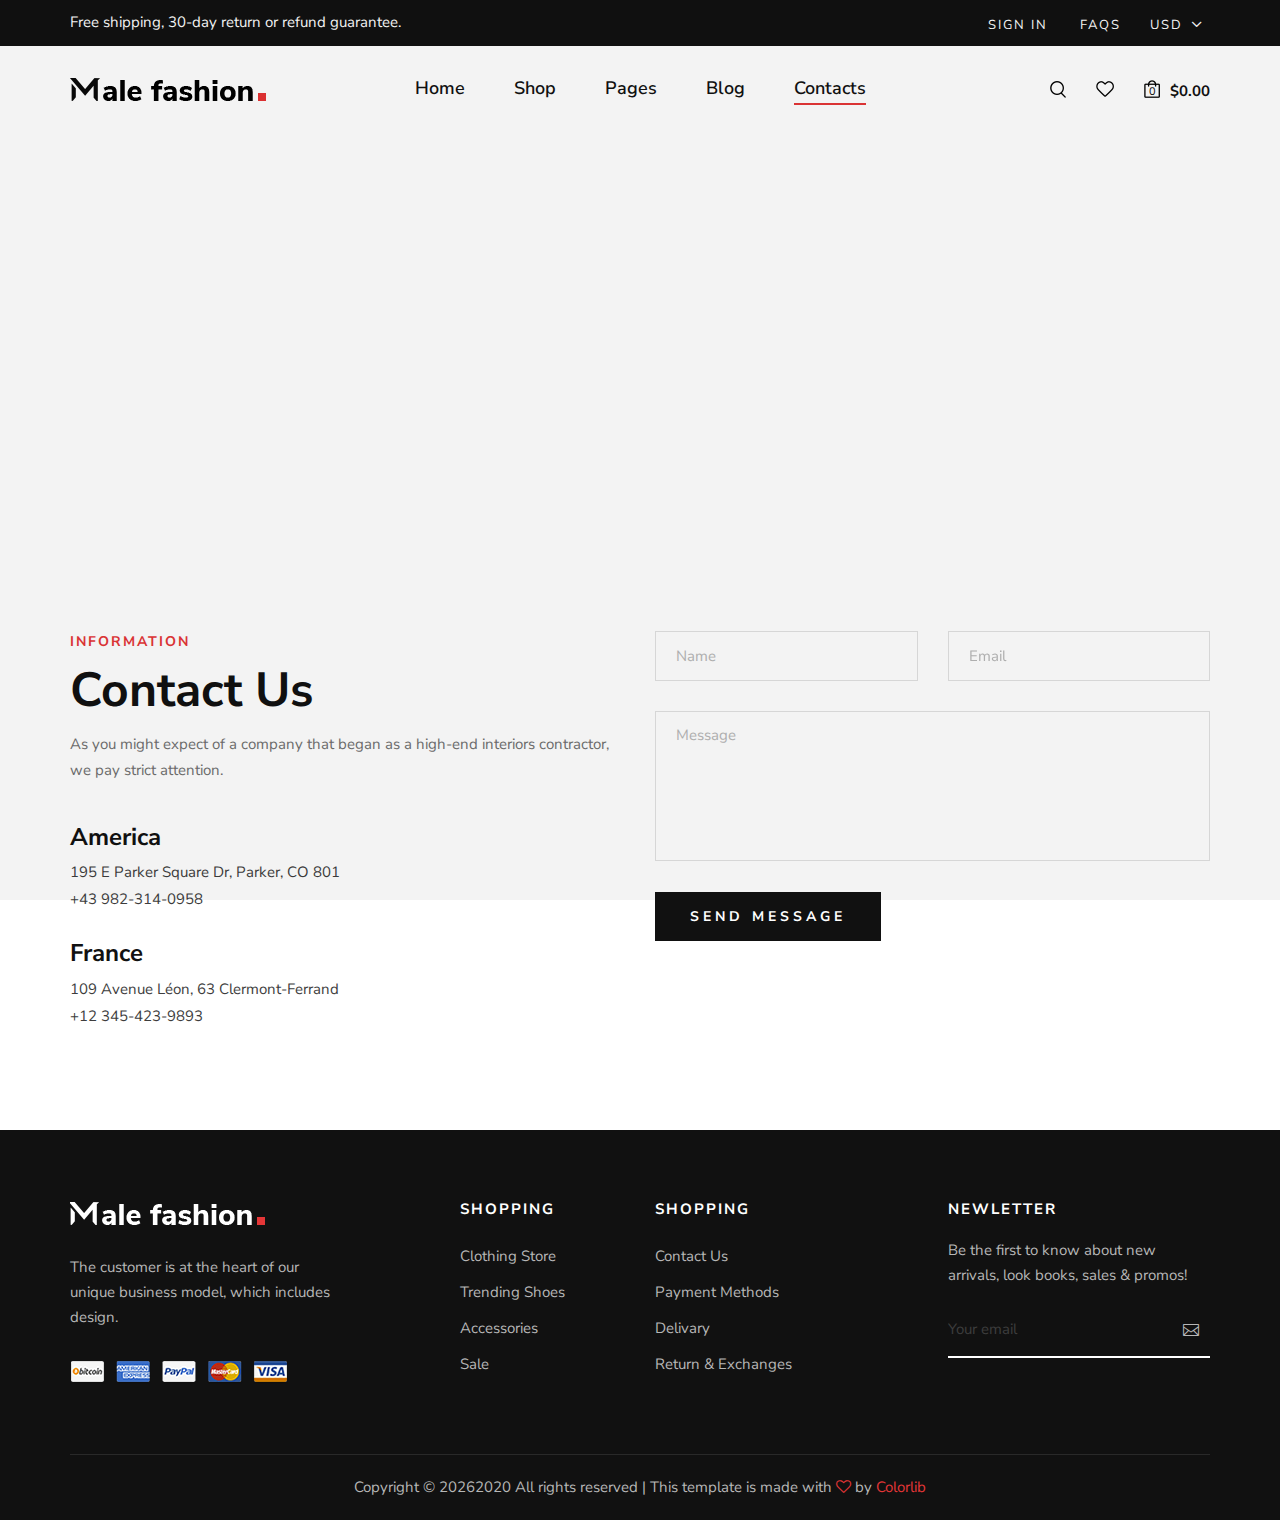
<file: contact.html>
<!DOCTYPE html>
<html lang="zxx">

<head>
    <meta charset="UTF-8">
    <meta name="description" content="Male_Fashion Template">
    <meta name="keywords" content="Male_Fashion, unica, creative, html">
    <meta name="viewport" content="width=device-width, initial-scale=1.0">
    <meta http-equiv="X-UA-Compatible" content="ie=edge">
    <title>Male-Fashion | Template</title>

    <!-- Google Font -->
    <link href="https://fonts.googleapis.com/css2?family=Nunito+Sans:wght@300;400;600;700;800;900&display=swap"
        rel="stylesheet">

    <!-- Css Styles -->
    <link rel="stylesheet" href="css/bootstrap.min.css" type="text/css">
    <link rel="stylesheet" href="css/font-awesome.min.css" type="text/css">
    <link rel="stylesheet" href="css/elegant-icons.css" type="text/css">
    <link rel="stylesheet" href="css/magnific-popup.css" type="text/css">
    <link rel="stylesheet" href="css/nice-select.css" type="text/css">
    <link rel="stylesheet" href="css/owl.carousel.min.css" type="text/css">
    <link rel="stylesheet" href="css/slicknav.min.css" type="text/css">
    <link rel="stylesheet" href="css/style.css" type="text/css">
</head>

<body>
    <!-- Page Preloder -->
    <div id="preloder">
        <div class="loader"></div>
    </div>

    <!-- Offcanvas Menu Begin -->
    <div class="offcanvas-menu-overlay"></div>
    <div class="offcanvas-menu-wrapper">
        <div class="offcanvas__option">
            <div class="offcanvas__links">
                <a href="#">Sign in</a>
                <a href="#">FAQs</a>
            </div>
            <div class="offcanvas__top__hover">
                <span>Usd <i class="arrow_carrot-down"></i></span>
                <ul>
                    <li>USD</li>
                    <li>EUR</li>
                    <li>USD</li>
                </ul>
            </div>
        </div>
        <div class="offcanvas__nav__option">
            <a href="#" class="search-switch"><img src="img/icon/search.png" alt=""></a>
            <a href="#"><img src="img/icon/heart.png" alt=""></a>
            <a href="#"><img src="img/icon/cart.png" alt=""> <span>0</span></a>
            <div class="price">$0.00</div>
        </div>
        <div id="mobile-menu-wrap"></div>
        <div class="offcanvas__text">
            <p>Free shipping, 30-day return or refund guarantee.</p>
        </div>
    </div>
    <!-- Offcanvas Menu End -->

    <!-- Header Section Begin -->
    <header class="header">
        <div class="header__top">
            <div class="container">
                <div class="row">
                    <div class="col-lg-6 col-md-7">
                        <div class="header__top__left">
                            <p>Free shipping, 30-day return or refund guarantee.</p>
                        </div>
                    </div>
                    <div class="col-lg-6 col-md-5">
                        <div class="header__top__right">
                            <div class="header__top__links">
                                <a href="#">Sign in</a>
                                <a href="#">FAQs</a>
                            </div>
                            <div class="header__top__hover">
                                <span>Usd <i class="arrow_carrot-down"></i></span>
                                <ul>
                                    <li>USD</li>
                                    <li>EUR</li>
                                    <li>USD</li>
                                </ul>
                            </div>
                        </div>
                    </div>
                </div>
            </div>
        </div>
        <div class="container">
            <div class="row">
                <div class="col-lg-3 col-md-3">
                    <div class="header__logo">
                        <a href="./index.html"><img src="img/logo.png" alt=""></a>
                    </div>
                </div>
                <div class="col-lg-6 col-md-6">
                    <nav class="header__menu mobile-menu">
                        <ul>
                            <li><a href="./index.html">Home</a></li>
                            <li><a href="./shop.html">Shop</a></li>
                            <li><a href="#">Pages</a>
                                <ul class="dropdown">
                                    <li><a href="./about.html">About Us</a></li>
                                    <li><a href="./shop-details.html">Shop Details</a></li>
                                    <li><a href="./shopping-cart.html">Shopping Cart</a></li>
                                    <li><a href="./checkout.html">Check Out</a></li>
                                    <li><a href="./blog-details.html">Blog Details</a></li>
                                </ul>
                            </li>
                            <li><a href="./blog.html">Blog</a></li>
                            <li class="active"><a href="./contact.html">Contacts</a></li>
                        </ul>
                    </nav>
                </div>
                <div class="col-lg-3 col-md-3">
                    <div class="header__nav__option">
                        <a href="#" class="search-switch"><img src="img/icon/search.png" alt=""></a>
                        <a href="#"><img src="img/icon/heart.png" alt=""></a>
                        <a href="#"><img src="img/icon/cart.png" alt=""> <span>0</span></a>
                        <div class="price">$0.00</div>
                    </div>
                </div>
            </div>
            <div class="canvas__open"><i class="fa fa-bars"></i></div>
        </div>
    </header>
    <!-- Header Section End -->

    <!-- Map Begin -->
    <div class="map">
        <iframe src="https://www.google.com/maps/embed?pb=!1m18!1m12!1m3!1d111551.9926412813!2d-90.27317134641879!3d38.606612219170856!2m3!1f0!2f0!3f0!3m2!1i1024!2i768!4f13.1!3m3!1m2!1s0x54eab584e432360b%3A0x1c3bb99243deb742!2sUnited%20States!5e0!3m2!1sen!2sbd!4v1597926938024!5m2!1sen!2sbd" height="500" style="border:0;" allowfullscreen="" aria-hidden="false" tabindex="0"></iframe>
    </div>
    <!-- Map End -->

    <!-- Contact Section Begin -->
    <section class="contact spad">
        <div class="container">
            <div class="row">
                <div class="col-lg-6 col-md-6">
                    <div class="contact__text">
                        <div class="section-title">
                            <span>Information</span>
                            <h2>Contact Us</h2>
                            <p>As you might expect of a company that began as a high-end interiors contractor, we pay
                                strict attention.</p>
                        </div>
                        <ul>
                            <li>
                                <h4>America</h4>
                                <p>195 E Parker Square Dr, Parker, CO 801 <br />+43 982-314-0958</p>
                            </li>
                            <li>
                                <h4>France</h4>
                                <p>109 Avenue Léon, 63 Clermont-Ferrand <br />+12 345-423-9893</p>
                            </li>
                        </ul>
                    </div>
                </div>
                <div class="col-lg-6 col-md-6">
                    <div class="contact__form">
                        <form action="#">
                            <div class="row">
                                <div class="col-lg-6">
                                    <input type="text" placeholder="Name">
                                </div>
                                <div class="col-lg-6">
                                    <input type="text" placeholder="Email">
                                </div>
                                <div class="col-lg-12">
                                    <textarea placeholder="Message"></textarea>
                                    <button type="submit" class="site-btn">Send Message</button>
                                </div>
                            </div>
                        </form>
                    </div>
                </div>
            </div>
        </div>
    </section>
    <!-- Contact Section End -->

    <!-- Footer Section Begin -->
    <footer class="footer">
        <div class="container">
            <div class="row">
                <div class="col-lg-3 col-md-6 col-sm-6">
                    <div class="footer__about">
                        <div class="footer__logo">
                            <a href="#"><img src="img/footer-logo.png" alt=""></a>
                        </div>
                        <p>The customer is at the heart of our unique business model, which includes design.</p>
                        <a href="#"><img src="img/payment.png" alt=""></a>
                    </div>
                </div>
                <div class="col-lg-2 offset-lg-1 col-md-3 col-sm-6">
                    <div class="footer__widget">
                        <h6>Shopping</h6>
                        <ul>
                            <li><a href="#">Clothing Store</a></li>
                            <li><a href="#">Trending Shoes</a></li>
                            <li><a href="#">Accessories</a></li>
                            <li><a href="#">Sale</a></li>
                        </ul>
                    </div>
                </div>
                <div class="col-lg-2 col-md-3 col-sm-6">
                    <div class="footer__widget">
                        <h6>Shopping</h6>
                        <ul>
                            <li><a href="#">Contact Us</a></li>
                            <li><a href="#">Payment Methods</a></li>
                            <li><a href="#">Delivary</a></li>
                            <li><a href="#">Return & Exchanges</a></li>
                        </ul>
                    </div>
                </div>
                <div class="col-lg-3 offset-lg-1 col-md-6 col-sm-6">
                    <div class="footer__widget">
                        <h6>NewLetter</h6>
                        <div class="footer__newslatter">
                            <p>Be the first to know about new arrivals, look books, sales & promos!</p>
                            <form action="#">
                                <input type="text" placeholder="Your email">
                                <button type="submit"><span class="icon_mail_alt"></span></button>
                            </form>
                        </div>
                    </div>
                </div>
            </div>
            <div class="row">
                <div class="col-lg-12 text-center">
                    <div class="footer__copyright__text">
                        <!-- Link back to Colorlib can't be removed. Template is licensed under CC BY 3.0. -->
                        <p>Copyright ©
                            <script>
                                document.write(new Date().getFullYear());
                            </script>2020
                            All rights reserved | This template is made with <i class="fa fa-heart-o"
                                aria-hidden="true"></i> by <a href="https://colorlib.com" target="_blank">Colorlib</a>
                        </p>
                        <!-- Link back to Colorlib can't be removed. Template is licensed under CC BY 3.0. -->
                    </div>
                </div>
            </div>
        </div>
    </footer>
    <!-- Footer Section End -->

    <!-- Search Begin -->
    <div class="search-model">
        <div class="h-100 d-flex align-items-center justify-content-center">
            <div class="search-close-switch">+</div>
            <form class="search-model-form">
                <input type="text" id="search-input" placeholder="Search here.....">
            </form>
        </div>
    </div>
    <!-- Search End -->

    <!-- Js Plugins -->
    <script src="js/jquery-3.3.1.min.js"></script>
    <script src="js/bootstrap.min.js"></script>
    <script src="js/jquery.nice-select.min.js"></script>
    <script src="js/jquery.nicescroll.min.js"></script>
    <script src="js/jquery.magnific-popup.min.js"></script>
    <script src="js/jquery.countdown.min.js"></script>
    <script src="js/jquery.slicknav.js"></script>
    <script src="js/mixitup.min.js"></script>
    <script src="js/owl.carousel.min.js"></script>
    <script src="js/main.js"></script>
</body>

</html>
</file>
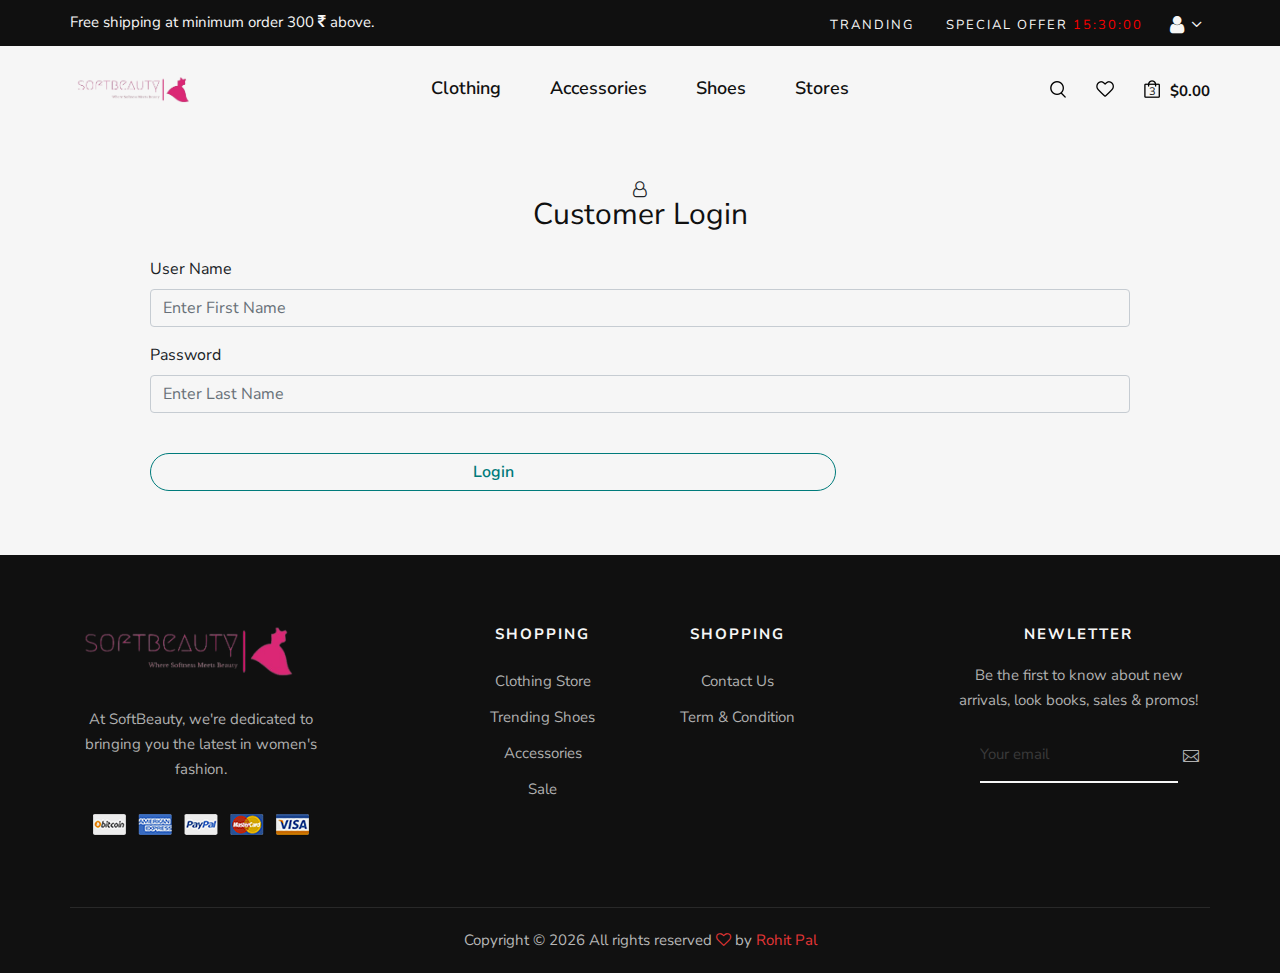
<file: login.html>
<!DOCTYPE html>
<html lang="zxx">

<head>
    <meta charset="UTF-8">
    <meta name="description" content="Male_Fashion Template">
    <meta name="keywords" content="Male_Fashion, unica, creative, html">
    <meta name="viewport" content="width=device-width, initial-scale=1.0">
    <meta http-equiv="X-UA-Compatible" content="ie=edge">
    <title>SoftBeauty | Where Beauty Meet Softness</title>

    <!-- Google Font -->
    <link href="https://fonts.googleapis.com/css2?family=Nunito+Sans:wght@300;400;600;700;800;900&display=swap"
        rel="stylesheet">

    <!-- Css Styles -->
    <link rel="stylesheet" href="css/bootstrap.min.css" type="text/css">
    <link rel="stylesheet" href="css/font-awesome.min.css" type="text/css">
    <link rel="stylesheet" href="css/elegant-icons.css" type="text/css">
    <link rel="stylesheet" href="css/magnific-popup.css" type="text/css">
    <link rel="stylesheet" href="css/nice-select.css" type="text/css">
    <link rel="stylesheet" href="css/owl.carousel.min.css" type="text/css">
    <link rel="stylesheet" href="css/slicknav.min.css" type="text/css">
    <link rel="stylesheet" href="css/style.css" type="text/css">
</head>
<style>
    .main-content {
        width: 50%;
        border-radius: 20px;
        box-shadow: 0 5px 5px rgba(0, 0, 0, .4);
        margin: 5em auto;
        display: flex;
    }

    .company__info {
        background-color: #008080;
        border-top-left-radius: 20px;
        border-bottom-left-radius: 20px;
        display: flex;
        flex-direction: column;
        justify-content: center;
        color: #fff;
    }

    .fa-android {
        font-size: 3em;
    }

    @media screen and (max-width: 640px) {
        .main-content {
            width: 90%;
        }

        .company__info {
            display: none;
        }

        .login_form {
            border-top-left-radius: 20px;
            border-bottom-left-radius: 20px;
        }
    }

    @media screen and (min-width: 642px) and (max-width:800px) {
        .main-content {
            width: 70%;
        }
    }

    .row>h2 {
        color: #008080;
    }

    .login_form {
        background-color: #fff;
        border-top-right-radius: 20px;
        border-bottom-right-radius: 20px;
        border-top: 1px solid #ccc;
        border-right: 1px solid #ccc;
    }

    form {
        padding: 0 2em;
    }

    .form__input {
        width: 100%;
        border: 0px solid transparent;
        border-radius: 0;
        border-bottom: 1px solid #aaa;
        padding: 1em .5em .5em;
        padding-left: 2em;
        outline: none;
        margin: 1.5em auto;
        transition: all .5s ease;
    }

    .form__input:focus {
        border-bottom-color: #008080;
        box-shadow: 0 0 5px rgba(0, 80, 80, .4);
        border-radius: 4px;
    }

    .btn {
        transition: all .5s ease;
        width: 70%;
        border-radius: 30px;
        color: #008080;
        font-weight: 600;
        background-color: #fff;
        border: 1px solid #008080;
        margin-top: 1.5em;
        margin-bottom: 1em;
    }

    .btn:hover,
    .btn:focus {
        background-color: #008080;
        color: #fff;
    }
</style>

<body>
    <!-- Page Preloder -->
    <div id="preloder">
        <div class="loader"></div>
    </div>

    <!-- Offcanvas Menu Begin -->
    <div class="offcanvas-menu-overlay"></div>
    <div class="offcanvas-menu-wrapper">
        <div class="offcanvas__option">
            <div class="offcanvas__links">
                <a href="#">Sign in</a>
                <a href="#">FAQs</a>
            </div>
            <div class="offcanvas__top__hover">
                <span>Usd <i class="arrow_carrot-down"></i></span>
                <ul>
                    <li>USD</li>
                    <li>EUR</li>
                    <li>USD</li>
                </ul>
            </div>
        </div>
        <div class="offcanvas__nav__option">
            <a href="#" class="search-switch"><img src="img/icon/search.png" alt=""></a>
            <a href="#"><img src="img/icon/heart.png" alt=""></a>
            <a href="#"><img src="img/icon/cart.png" alt=""> <span>0</span></a>
            <div class="price">$0.00</div>
        </div>
        <div id="mobile-menu-wrap"></div>
        <div class="offcanvas__text">
            <p>Free shipping at minimum order 300 <i class="fa fa-inr"></i> above.</p>
        </div>
    </div>
    <!-- Offcanvas Menu End -->

    <!-- Header Section Begin -->
    <header class="header">
        <div class="header__top">
            <div class="container">
                <div class="row">
                    <div class="col-lg-6 col-md-7">
                        <div class="header__top__left">
                            <p>Free shipping at minimum order 300 <i class="fa fa-inr"></i> above.</p>
                        </div>
                    </div>
                    <div class="col-lg-6 col-md-5">
                        <div class="header__top__right">
                            <div class="header__top__links">
                                <a href="#">Tranding</a>
                                <a href="#">Special Offer <span style="color: red;">15:30:00</span></a>
                            </div>
                            <div class="header__top__hover">
                                <span><i class="fa fa-user"></i><i class="arrow_carrot-down"></i></span>
                                <ul>
                                    <li> <a href="login.html">Login</a> </li>
                                    <li> <a href="signup.html">SignUp</a> </li>
                                </ul>
                            </div>
                        </div>
                    </div>
                </div>
            </div>
        </div>
        <div class="container">
            <div class="row">
                <div class="col-lg-3 col-md-3">
                    <div class="header__logo">
                        <a href="./index.html"><img src="img/logo-bg.png" width="140px" alt=""></a>
                    </div>
                </div>
                <div class="col-lg-6 col-md-6">
                    <nav class="header__menu mobile-menu">
                        <ul>
                            <!-- <li class="active"><a href="./index.html">Shop</a></li> -->
                            <li><a href="shop.html">Clothing</a>
                                <ul class="dropdown">
                                    <li><a href="shop.html">Saree</a></li>
                                    <li><a href="shop.html">Lehenga</a></li>
                                    <li><a href="shop.html">Kurti</a></li>
                                    <li><a href="shop.html">Anarkali</a></li>
                                    <li><a href="shop.html">Gown</a></li>
                                    <li><a href="shop.html">Lehenga Choli</a></li>
                                    <li><a href="shop.html">Jacket</a></li>
                                    <li><a href="shop.html">Western Special</a></li>
                                    <li><a href="shop.html">All</a></li>
                                </ul>
                            </li>
                            <li><a href="shop.html">Accessories</a>
                                <ul class="dropdown">
                                    <li><a href="shop.html">Sunglasses</a></li>
                                    <li><a href="shop.html">Belts</a></li>
                                    <li><a href="shop.html">Purse/Bag</a></li>
                                    <li><a href="shop.html">All</a></li>
                                </ul>
                            </li>
                            <li><a href="shop.html">Shoes</a>
                                <ul class="dropdown">
                                    <li><a href="shop.html">Loafers</a></li>
                                    <li><a href="shop.html">Pumps</a></li>
                                    <li><a href="shop.html">Heels</a></li>
                                    <li><a href="shop.html">Flats</a></li>
                                    <li><a href="shop.html">All</a></li>
                                </ul>
                            </li>
                            <li><a href="shop.html">Stores</a></li>
                        </ul>

                    </nav>
                </div>
                <div class="col-lg-3 col-md-3">
                    <div class="header__nav__option">
                        <a href="#" class="search-switch"><img src="img/icon/search.png" alt=""></a>
                        <a href="#"><img src="img/icon/heart.png" alt=""></a>
                        <a href="#"><img src="img/icon/cart.png" alt=""> <span>3</span></a>
                        <div class="price">$0.00</div>
                    </div>
                </div>
            </div>
            <div class="canvas__open"><i class="fa fa-bars"></i></div>
        </div>
    </header>
    <!-- Header Section End -->
    <section class="ftco-section">
        <div class="container">
            <div class="row justify-content-center">
                <div class="col-md-12">
                    <div class="login-wrap p-4 p-md-5">
                        <div class="icon d-flex align-items-center justify-content-center">
                            <span class="fa fa-user-o"></span>
                        </div>
                        <h3 class="text-center mb-4">Customer Login</h3>
                        <form action="#" class="registration-form">
                            <div class="row">
                                <div class="col-md-12">
                                    <div class="form-group">
                                        <label for="firstName">User Name</label>
                                        <input type="text" class="form-control" id="firstName"
                                            placeholder="Enter First Name" required>
                                    </div>
                                </div>
                                <div class="col-lg-12">
                                    <div class="form-group">
                                        <label for="lastName">Password</label>
                                        <input type="text" class="form-control" id="lastName"
                                            placeholder="Enter Last Name" required>
                                    </div>
                                </div>
                            </div>
                            <button type="submit" class="btn btn-primary btn-block">Login</button>
                        </form>
                    </div>
                </div>
            </div>
        </div>
    </section>


    <!-- Footer Section Begin -->
    <footer class="container-fluid text-center footer">
        <div class="container">
            <div class="row">
                <div class="col-lg-3 col-md-6 col-sm-6">
                    <div class="footer__about">
                        <div class="footer__logo">
                            <a href="#"><img src="img/logo-bg.png" alt=""></a>
                        </div>
                        <p>At SoftBeauty, we're dedicated to bringing you the latest in women's fashion.</p>
                        <a href="#"><img src="img/payment.png" alt=""></a>
                    </div>
                </div>
                <div class="col-lg-2 offset-lg-1 col-md-3 col-sm-6">
                    <div class="footer__widget">
                        <h6>Shopping</h6>
                        <ul>
                            <li><a href="#">Clothing Store</a></li>
                            <li><a href="#">Trending Shoes</a></li>
                            <li><a href="#">Accessories</a></li>
                            <li><a href="#">Sale</a></li>
                        </ul>
                    </div>
                </div>
                <div class="col-lg-2 col-md-3 col-sm-6">
                    <div class="footer__widget">
                        <h6>Shopping</h6>
                        <ul>
                            <li><a href="contact.html">Contact Us</a></li>
                            <!-- <li><a href="#">Payment Methods</a></li> -->
                            <!-- <li><a href="#">Delivary</a></li   > -->
                            <li><a href="#">Term & Condition</a></li>
                        </ul>
                    </div>
                </div>
                <div class="col-lg-3 offset-lg-1 col-md-6 col-sm-6">
                    <div class="footer__widget">
                        <h6>NewLetter</h6>
                        <div class="footer__newslatter">
                            <p>Be the first to know about new arrivals, look books, sales & promos!</p>
                            <form action="#">
                                <input type="text" placeholder="Your email">
                                <button type="submit"><span class="icon_mail_alt"></span></button>
                            </form>
                        </div>
                    </div>
                </div>
            </div>
            <div class="row">
                <div class="col-lg-12 text-center">
                    <div class="footer__copyright__text">
                        <!-- Link back to Colorlib can't be removed. Template is licensed under CC BY 3.0. -->
                        <p>Copyright ©
                            <script>
                                document.write(new Date().getFullYear());
                            </script>
                            All rights reserved <i class="fa fa-heart-o" aria-hidden="true"></i> by <a href="#"
                                target="_blank">Rohit Pal</a>
                        </p>
                        <!-- Link back to Colorlib can't be removed. Template is licensed under CC BY 3.0. -->
                    </div>
                </div>
            </div>
        </div>
    </footer>
    <!-- Footer Section End -->



    <!-- Search Begin -->
    <div class="search-model">
        <div class="h-100 d-flex align-items-center justify-content-center">
            <div class="search-close-switch">+</div>
            <form class="search-model-form">
                <input type="text" id="search-input" placeholder="Search here.....">
            </form>
        </div>
    </div>
    <!-- Search End -->

    <!-- Js Plugins -->
    <script src="js/jquery-3.3.1.min.js"></script>
    <script src="js/bootstrap.min.js"></script>
    <script src="js/jquery.nice-select.min.js"></script>
    <script src="js/jquery.nicescroll.min.js"></script>
    <script src="js/jquery.magnific-popup.min.js"></script>
    <script src="js/jquery.countdown.min.js"></script>
    <script src="js/jquery.slicknav.js"></script>
    <script src="js/mixitup.min.js"></script>
    <script src="js/owl.carousel.min.js"></script>
    <script src="js/main.js"></script>
</body>

</html>
</file>
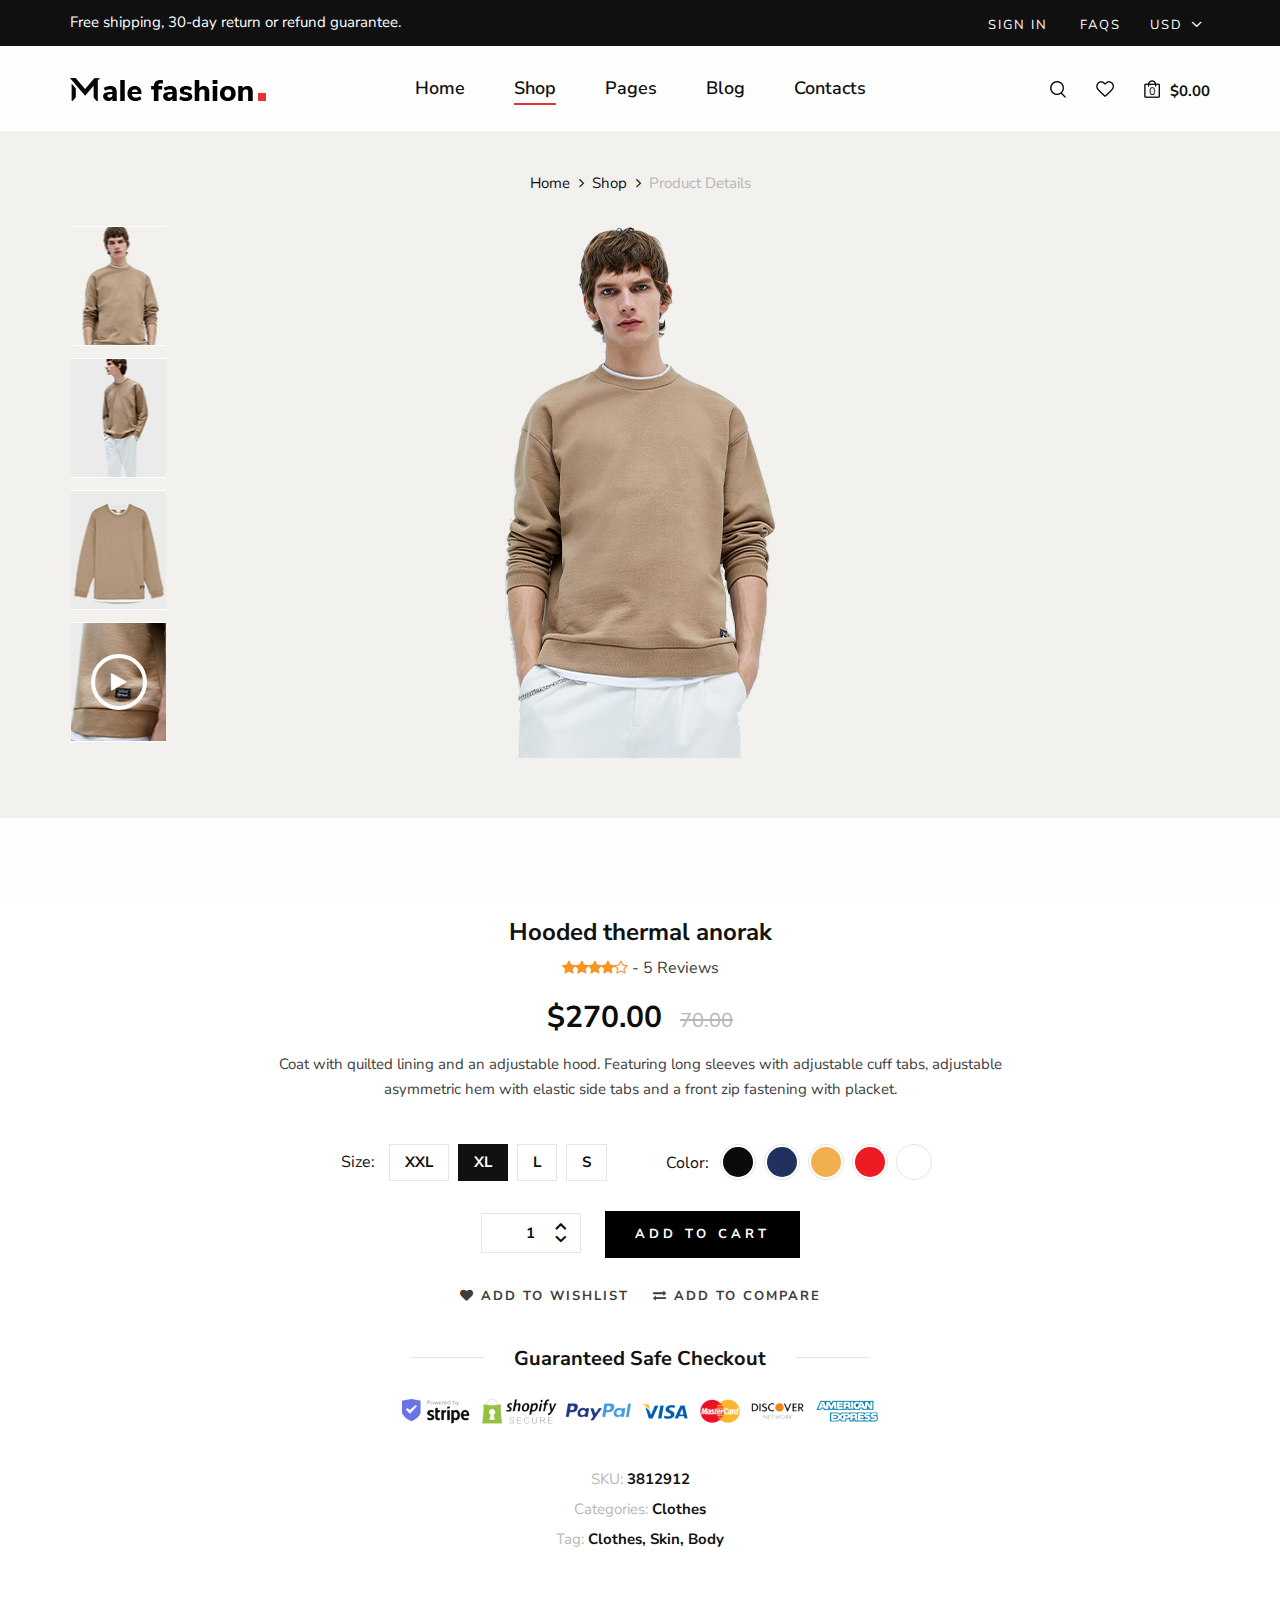
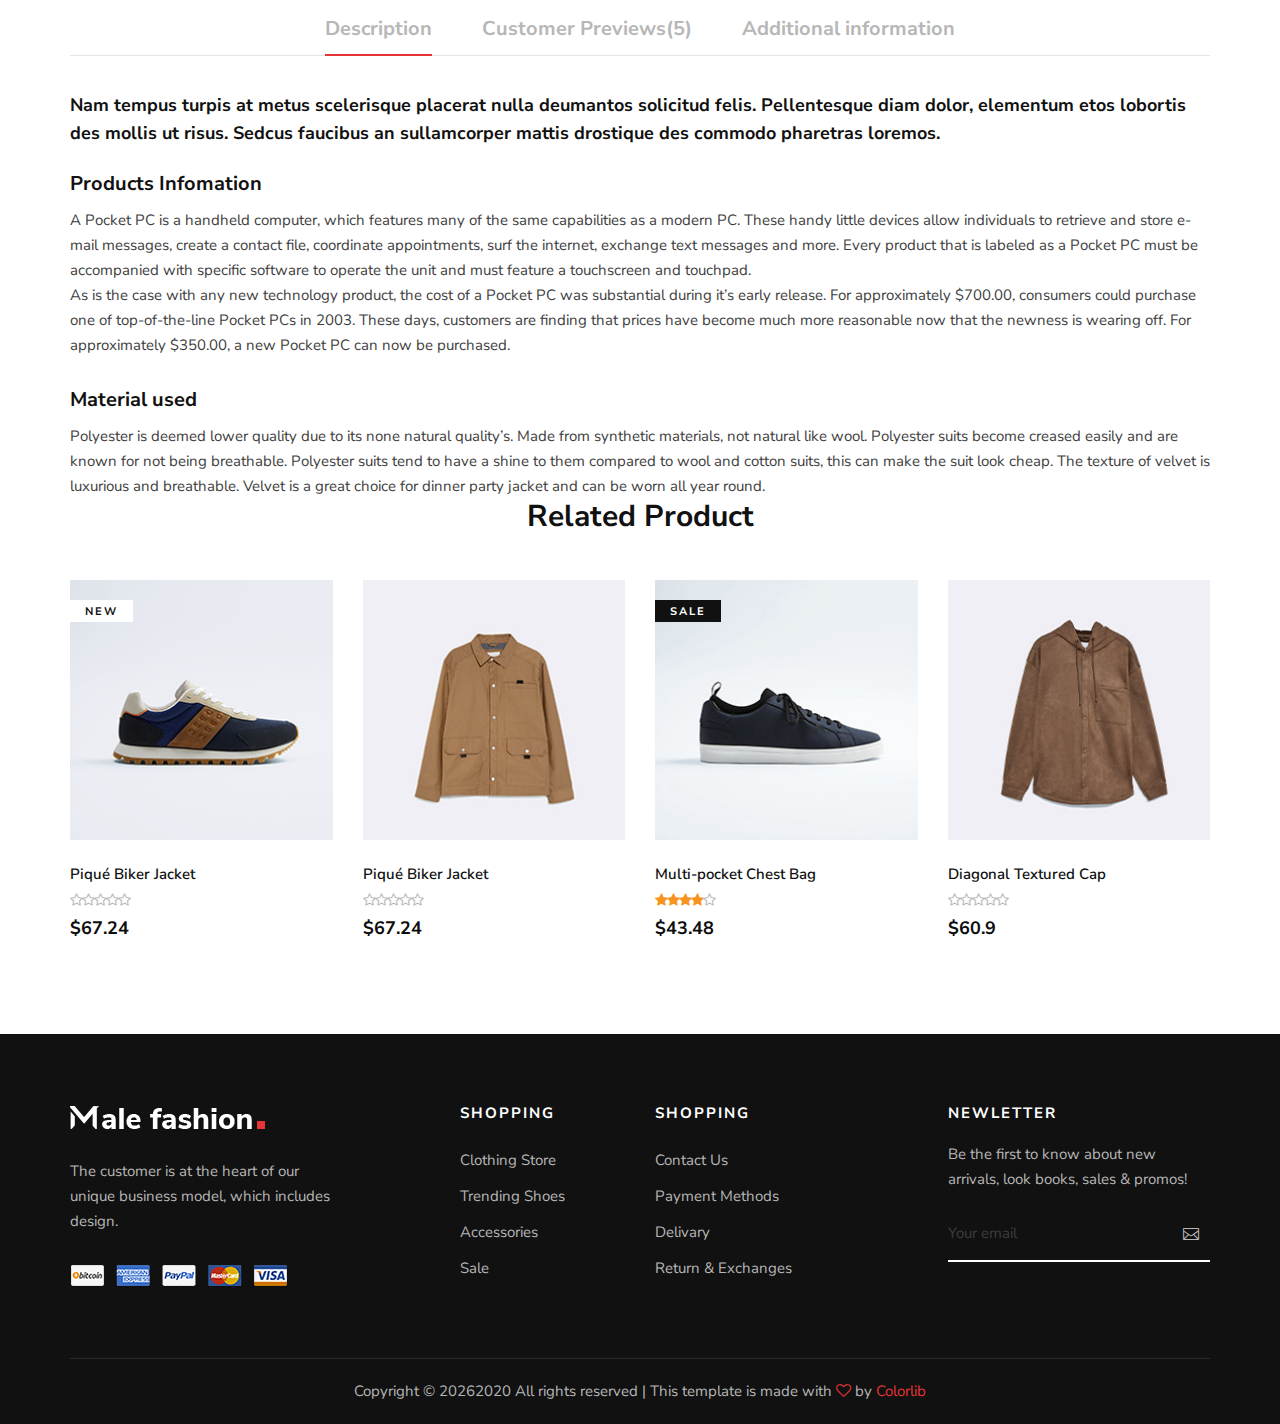
<file: shop-details-old.html>
<!DOCTYPE html>
<html lang="zxx">

<head>
    <meta charset="UTF-8">
    <meta name="description" content="Male_Fashion Template">
    <meta name="keywords" content="Male_Fashion, unica, creative, html">
    <meta name="viewport" content="width=device-width, initial-scale=1.0">
    <meta http-equiv="X-UA-Compatible" content="ie=edge">
    <title>Male-Fashion | Template</title>

    <!-- Google Font -->
    <link href="https://fonts.googleapis.com/css2?family=Nunito+Sans:wght@300;400;600;700;800;900&display=swap"
    rel="stylesheet">

    <!-- Css Styles -->
    <link rel="stylesheet" href="css/bootstrap.min.css" type="text/css">
    <link rel="stylesheet" href="css/font-awesome.min.css" type="text/css">
    <link rel="stylesheet" href="css/elegant-icons.css" type="text/css">
    <link rel="stylesheet" href="css/magnific-popup.css" type="text/css">
    <link rel="stylesheet" href="css/nice-select.css" type="text/css">
    <link rel="stylesheet" href="css/owl.carousel.min.css" type="text/css">
    <link rel="stylesheet" href="css/slicknav.min.css" type="text/css">
    <link rel="stylesheet" href="css/style.css" type="text/css">
</head>

<body>
    <!-- Page Preloder -->
    <div id="preloder">
        <div class="loader"></div>
    </div>

    <!-- Offcanvas Menu Begin -->
    <div class="offcanvas-menu-overlay"></div>
    <div class="offcanvas-menu-wrapper">
        <div class="offcanvas__option">
            <div class="offcanvas__links">
                <a href="#">Sign in</a>
                <a href="#">FAQs</a>
            </div>
            <div class="offcanvas__top__hover">
                <span>Usd <i class="arrow_carrot-down"></i></span>
                <ul>
                    <li>USD</li>
                    <li>EUR</li>
                    <li>USD</li>
                </ul>
            </div>
        </div>
        <div class="offcanvas__nav__option">
            <a href="#" class="search-switch"><img src="img/icon/search.png" alt=""></a>
            <a href="#"><img src="img/icon/heart.png" alt=""></a>
            <a href="#"><img src="img/icon/cart.png" alt=""> <span>0</span></a>
            <div class="price">$0.00</div>
        </div>
        <div id="mobile-menu-wrap"></div>
        <div class="offcanvas__text">
            <p>Free shipping, 30-day return or refund guarantee.</p>
        </div>
    </div>
    <!-- Offcanvas Menu End -->

    <!-- Header Section Begin -->
    <header class="header">
        <div class="header__top">
            <div class="container">
                <div class="row">
                    <div class="col-lg-6 col-md-7">
                        <div class="header__top__left">
                            <p>Free shipping, 30-day return or refund guarantee.</p>
                        </div>
                    </div>
                    <div class="col-lg-6 col-md-5">
                        <div class="header__top__right">
                            <div class="header__top__links">
                                <a href="#">Sign in</a>
                                <a href="#">FAQs</a>
                            </div>
                            <div class="header__top__hover">
                                <span>Usd <i class="arrow_carrot-down"></i></span>
                                <ul>
                                    <li>USD</li>
                                    <li>EUR</li>
                                    <li>USD</li>
                                </ul>
                            </div>
                        </div>
                    </div>
                </div>
            </div>
        </div>
        <div class="container">
            <div class="row">
                <div class="col-lg-3 col-md-3">
                    <div class="header__logo">
                        <a href="./inex.html"><img src="img/logo.png" alt=""></a>
                    </div>
                </div>
                <div class="col-lg-6 col-md-6">
                    <nav class="header__menu mobile-menu">
                        <ul>
                            <li><a href="./inex.html">Home</a></li>
                            <li class="active"><a href="./shop.html">Shop</a></li>
                            <li><a href="#">Pages</a>
                                <ul class="dropdown">
                                    <li><a href="./about.html">About Us</a></li>
                                    <li><a href="./shop-details.html">Shop Details</a></li>
                                    <li><a href="./shopping-cart.html">Shopping Cart</a></li>
                                    <li><a href="./checkout.html">Check Out</a></li>
                                    <li><a href="./blog-details.html">Blog Details</a></li>
                                </ul>
                            </li>
                            <li><a href="./blog.html">Blog</a></li>
                            <li><a href="./contact.html">Contacts</a></li>
                        </ul>
                    </nav>
                </div>
                <div class="col-lg-3 col-md-3">
                    <div class="header__nav__option">
                        <a href="#" class="search-switch"><img src="img/icon/search.png" alt=""></a>
                        <a href="#"><img src="img/icon/heart.png" alt=""></a>
                        <a href="#"><img src="img/icon/cart.png" alt=""> <span>0</span></a>
                        <div class="price">$0.00</div>
                    </div>
                </div>
            </div>
            <div class="canvas__open"><i class="fa fa-bars"></i></div>
        </div>
    </header>
    <!-- Header Section End -->

    <!-- Shop Details Section Begin -->
    <section class="shop-details">
        <div class="product__details__pic">
            <div class="container">
                <div class="row">
                    <div class="col-lg-12">
                        <div class="product__details__breadcrumb">
                            <a href="./index.html">Home</a>
                            <a href="./shop.html">Shop</a>
                            <span>Product Details</span>
                        </div>
                    </div>
                </div>
                <div class="row">
                    <div class="col-lg-3 col-md-3">
                        <ul class="nav nav-tabs" role="tablist">
                            <li class="nav-item">
                                <a class="nav-link active" data-toggle="tab" href="#tabs-1" role="tab">
                                    <div class="product__thumb__pic set-bg" data-setbg="img/shop-details/thumb-1.png">
                                    </div>
                                </a>
                            </li>
                            <li class="nav-item">
                                <a class="nav-link" data-toggle="tab" href="#tabs-2" role="tab">
                                    <div class="product__thumb__pic set-bg" data-setbg="img/shop-details/thumb-2.png">
                                    </div>
                                </a>
                            </li>
                            <li class="nav-item">
                                <a class="nav-link" data-toggle="tab" href="#tabs-3" role="tab">
                                    <div class="product__thumb__pic set-bg" data-setbg="img/shop-details/thumb-3.png">
                                    </div>
                                </a>
                            </li>
                            <li class="nav-item">
                                <a class="nav-link" data-toggle="tab" href="#tabs-4" role="tab">
                                    <div class="product__thumb__pic set-bg" data-setbg="img/shop-details/thumb-4.png">
                                        <i class="fa fa-play"></i>
                                    </div>
                                </a>
                            </li>
                        </ul>
                    </div>
                    <div class="col-lg-6 col-md-9">
                        <div class="tab-content">
                            <div class="tab-pane active" id="tabs-1" role="tabpanel">
                                <div class="product__details__pic__item">
                                    <img src="img/shop-details/product-big-2.png" alt="">
                                </div>
                            </div>
                            <div class="tab-pane" id="tabs-2" role="tabpanel">
                                <div class="product__details__pic__item">
                                    <img src="img/shop-details/product-big-3.png" alt="">
                                </div>
                            </div>
                            <div class="tab-pane" id="tabs-3" role="tabpanel">
                                <div class="product__details__pic__item">
                                    <img src="img/shop-details/product-big.png" alt="">
                                </div>
                            </div>
                            <div class="tab-pane" id="tabs-4" role="tabpanel">
                                <div class="product__details__pic__item">
                                    <img src="img/shop-details/product-big-4.png" alt="">
                                    <a href="https://www.youtube.com/watch?v=8PJ3_p7VqHw&list=RD8PJ3_p7VqHw&start_radio=1" class="video-popup"><i class="fa fa-play"></i></a>
                                </div>
                            </div>
                        </div>
                    </div>
                </div>
            </div>
        </div>
        <div class="product__details__content">
            <div class="container">
                <div class="row d-flex justify-content-center">
                    <div class="col-lg-8">
                        <div class="product__details__text">
                            <h4>Hooded thermal anorak</h4>
                            <div class="rating">
                                <i class="fa fa-star"></i>
                                <i class="fa fa-star"></i>
                                <i class="fa fa-star"></i>
                                <i class="fa fa-star"></i>
                                <i class="fa fa-star-o"></i>
                                <span> - 5 Reviews</span>
                            </div>
                            <h3>$270.00 <span>70.00</span></h3>
                            <p>Coat with quilted lining and an adjustable hood. Featuring long sleeves with adjustable
                                cuff tabs, adjustable asymmetric hem with elastic side tabs and a front zip fastening
                            with placket.</p>
                            <div class="product__details__option">
                                <div class="product__details__option__size">
                                    <span>Size:</span>
                                    <label for="xxl">xxl
                                        <input type="radio" id="xxl">
                                    </label>
                                    <label class="active" for="xl">xl
                                        <input type="radio" id="xl">
                                    </label>
                                    <label for="l">l
                                        <input type="radio" id="l">
                                    </label>
                                    <label for="sm">s
                                        <input type="radio" id="sm">
                                    </label>
                                </div>
                                <div class="product__details__option__color">
                                    <span>Color:</span>
                                    <label class="c-1" for="sp-1">
                                        <input type="radio" id="sp-1">
                                    </label>
                                    <label class="c-2" for="sp-2">
                                        <input type="radio" id="sp-2">
                                    </label>
                                    <label class="c-3" for="sp-3">
                                        <input type="radio" id="sp-3">
                                    </label>
                                    <label class="c-4" for="sp-4">
                                        <input type="radio" id="sp-4">
                                    </label>
                                    <label class="c-9" for="sp-9">
                                        <input type="radio" id="sp-9">
                                    </label>
                                </div>
                            </div>
                            <div class="product__details__cart__option">
                                <div class="quantity">
                                    <div class="pro-qty">
                                        <input type="text" value="1">
                                    </div>
                                </div>
                                <a href="#" class="primary-btn">add to cart</a>
                            </div>
                            <div class="product__details__btns__option">
                                <a href="#"><i class="fa fa-heart"></i> add to wishlist</a>
                                <a href="#"><i class="fa fa-exchange"></i> Add To Compare</a>
                            </div>
                            <div class="product__details__last__option">
                                <h5><span>Guaranteed Safe Checkout</span></h5>
                                <img src="img/shop-details/details-payment.png" alt="">
                                <ul>
                                    <li><span>SKU:</span> 3812912</li>
                                    <li><span>Categories:</span> Clothes</li>
                                    <li><span>Tag:</span> Clothes, Skin, Body</li>
                                </ul>
                            </div>
                        </div>
                    </div>
                </div>
                <div class="row">
                    <div class="col-lg-12">
                        <div class="product__details__tab">
                            <ul class="nav nav-tabs" role="tablist">
                                <li class="nav-item">
                                    <a class="nav-link active" data-toggle="tab" href="#tabs-5"
                                    role="tab">Description</a>
                                </li>
                                <li class="nav-item">
                                    <a class="nav-link" data-toggle="tab" href="#tabs-6" role="tab">Customer
                                    Previews(5)</a>
                                </li>
                                <li class="nav-item">
                                    <a class="nav-link" data-toggle="tab" href="#tabs-7" role="tab">Additional
                                    information</a>
                                </li>
                            </ul>
                            <div class="tab-content">
                                <div class="tab-pane active" id="tabs-5" role="tabpanel">
                                    <div class="product__details__tab__content">
                                        <p class="note">Nam tempus turpis at metus scelerisque placerat nulla deumantos
                                            solicitud felis. Pellentesque diam dolor, elementum etos lobortis des mollis
                                            ut risus. Sedcus faucibus an sullamcorper mattis drostique des commodo
                                        pharetras loremos.</p>
                                        <div class="product__details__tab__content__item">
                                            <h5>Products Infomation</h5>
                                            <p>A Pocket PC is a handheld computer, which features many of the same
                                                capabilities as a modern PC. These handy little devices allow
                                                individuals to retrieve and store e-mail messages, create a contact
                                                file, coordinate appointments, surf the internet, exchange text messages
                                                and more. Every product that is labeled as a Pocket PC must be
                                                accompanied with specific software to operate the unit and must feature
                                            a touchscreen and touchpad.</p>
                                            <p>As is the case with any new technology product, the cost of a Pocket PC
                                                was substantial during it’s early release. For approximately $700.00,
                                                consumers could purchase one of top-of-the-line Pocket PCs in 2003.
                                                These days, customers are finding that prices have become much more
                                                reasonable now that the newness is wearing off. For approximately
                                            $350.00, a new Pocket PC can now be purchased.</p>
                                        </div>
                                        <div class="product__details__tab__content__item">
                                            <h5>Material used</h5>
                                            <p>Polyester is deemed lower quality due to its none natural quality’s. Made
                                                from synthetic materials, not natural like wool. Polyester suits become
                                                creased easily and are known for not being breathable. Polyester suits
                                                tend to have a shine to them compared to wool and cotton suits, this can
                                                make the suit look cheap. The texture of velvet is luxurious and
                                                breathable. Velvet is a great choice for dinner party jacket and can be
                                            worn all year round.</p>
                                        </div>
                                    </div>
                                </div>
                                <div class="tab-pane" id="tabs-6" role="tabpanel">
                                    <div class="product__details__tab__content">
                                        <div class="product__details__tab__content__item">
                                            <h5>Products Infomation</h5>
                                            <p>A Pocket PC is a handheld computer, which features many of the same
                                                capabilities as a modern PC. These handy little devices allow
                                                individuals to retrieve and store e-mail messages, create a contact
                                                file, coordinate appointments, surf the internet, exchange text messages
                                                and more. Every product that is labeled as a Pocket PC must be
                                                accompanied with specific software to operate the unit and must feature
                                            a touchscreen and touchpad.</p>
                                            <p>As is the case with any new technology product, the cost of a Pocket PC
                                                was substantial during it’s early release. For approximately $700.00,
                                                consumers could purchase one of top-of-the-line Pocket PCs in 2003.
                                                These days, customers are finding that prices have become much more
                                                reasonable now that the newness is wearing off. For approximately
                                            $350.00, a new Pocket PC can now be purchased.</p>
                                        </div>
                                        <div class="product__details__tab__content__item">
                                            <h5>Material used</h5>
                                            <p>Polyester is deemed lower quality due to its none natural quality’s. Made
                                                from synthetic materials, not natural like wool. Polyester suits become
                                                creased easily and are known for not being breathable. Polyester suits
                                                tend to have a shine to them compared to wool and cotton suits, this can
                                                make the suit look cheap. The texture of velvet is luxurious and
                                                breathable. Velvet is a great choice for dinner party jacket and can be
                                            worn all year round.</p>
                                        </div>
                                    </div>
                                </div>
                                <div class="tab-pane" id="tabs-7" role="tabpanel">
                                    <div class="product__details__tab__content">
                                        <p class="note">Nam tempus turpis at metus scelerisque placerat nulla deumantos
                                            solicitud felis. Pellentesque diam dolor, elementum etos lobortis des mollis
                                            ut risus. Sedcus faucibus an sullamcorper mattis drostique des commodo
                                        pharetras loremos.</p>
                                        <div class="product__details__tab__content__item">
                                            <h5>Products Infomation</h5>
                                            <p>A Pocket PC is a handheld computer, which features many of the same
                                                capabilities as a modern PC. These handy little devices allow
                                                individuals to retrieve and store e-mail messages, create a contact
                                                file, coordinate appointments, surf the internet, exchange text messages
                                                and more. Every product that is labeled as a Pocket PC must be
                                                accompanied with specific software to operate the unit and must feature
                                            a touchscreen and touchpad.</p>
                                            <p>As is the case with any new technology product, the cost of a Pocket PC
                                                was substantial during it’s early release. For approximately $700.00,
                                                consumers could purchase one of top-of-the-line Pocket PCs in 2003.
                                                These days, customers are finding that prices have become much more
                                                reasonable now that the newness is wearing off. For approximately
                                            $350.00, a new Pocket PC can now be purchased.</p>
                                        </div>
                                        <div class="product__details__tab__content__item">
                                            <h5>Material used</h5>
                                            <p>Polyester is deemed lower quality due to its none natural quality’s. Made
                                                from synthetic materials, not natural like wool. Polyester suits become
                                                creased easily and are known for not being breathable. Polyester suits
                                                tend to have a shine to them compared to wool and cotton suits, this can
                                                make the suit look cheap. The texture of velvet is luxurious and
                                                breathable. Velvet is a great choice for dinner party jacket and can be
                                            worn all year round.</p>
                                        </div>
                                    </div>
                                </div>
                            </div>
                        </div>
                    </div>
                </div>
            </div>
        </div>
    </section>
    <!-- Shop Details Section End -->

    <!-- Related Section Begin -->
    <section class="related spad">
        <div class="container">
            <div class="row">
                <div class="col-lg-12">
                    <h3 class="related-title">Related Product</h3>
                </div>
            </div>
            <div class="row">
                <div class="col-lg-3 col-md-6 col-sm-6 col-sm-6">
                    <div class="product__item">
                        <div class="product__item__pic set-bg" data-setbg="img/product/product-1.jpg">
                            <span class="label">New</span>
                            <ul class="product__hover">
                                <li><a href="#"><img src="img/icon/heart.png" alt=""></a></li>
                                <li><a href="#"><img src="img/icon/compare.png" alt=""> <span>Compare</span></a></li>
                                <li><a href="#"><img src="img/icon/search.png" alt=""></a></li>
                            </ul>
                        </div>
                        <div class="product__item__text">
                            <h6>Piqué Biker Jacket</h6>
                            <a href="#" class="add-cart">+ Add To Cart</a>
                            <div class="rating">
                                <i class="fa fa-star-o"></i>
                                <i class="fa fa-star-o"></i>
                                <i class="fa fa-star-o"></i>
                                <i class="fa fa-star-o"></i>
                                <i class="fa fa-star-o"></i>
                            </div>
                            <h5>$67.24</h5>
                            <div class="product__color__select">
                                <label for="pc-1">
                                    <input type="radio" id="pc-1">
                                </label>
                                <label class="active black" for="pc-2">
                                    <input type="radio" id="pc-2">
                                </label>
                                <label class="grey" for="pc-3">
                                    <input type="radio" id="pc-3">
                                </label>
                            </div>
                        </div>
                    </div>
                </div>
                <div class="col-lg-3 col-md-6 col-sm-6 col-sm-6">
                    <div class="product__item">
                        <div class="product__item__pic set-bg" data-setbg="img/product/product-2.jpg">
                            <ul class="product__hover">
                                <li><a href="#"><img src="img/icon/heart.png" alt=""></a></li>
                                <li><a href="#"><img src="img/icon/compare.png" alt=""> <span>Compare</span></a></li>
                                <li><a href="#"><img src="img/icon/search.png" alt=""></a></li>
                            </ul>
                        </div>
                        <div class="product__item__text">
                            <h6>Piqué Biker Jacket</h6>
                            <a href="#" class="add-cart">+ Add To Cart</a>
                            <div class="rating">
                                <i class="fa fa-star-o"></i>
                                <i class="fa fa-star-o"></i>
                                <i class="fa fa-star-o"></i>
                                <i class="fa fa-star-o"></i>
                                <i class="fa fa-star-o"></i>
                            </div>
                            <h5>$67.24</h5>
                            <div class="product__color__select">
                                <label for="pc-4">
                                    <input type="radio" id="pc-4">
                                </label>
                                <label class="active black" for="pc-5">
                                    <input type="radio" id="pc-5">
                                </label>
                                <label class="grey" for="pc-6">
                                    <input type="radio" id="pc-6">
                                </label>
                            </div>
                        </div>
                    </div>
                </div>
                <div class="col-lg-3 col-md-6 col-sm-6 col-sm-6">
                    <div class="product__item sale">
                        <div class="product__item__pic set-bg" data-setbg="img/product/product-3.jpg">
                            <span class="label">Sale</span>
                            <ul class="product__hover">
                                <li><a href="#"><img src="img/icon/heart.png" alt=""></a></li>
                                <li><a href="#"><img src="img/icon/compare.png" alt=""> <span>Compare</span></a></li>
                                <li><a href="#"><img src="img/icon/search.png" alt=""></a></li>
                            </ul>
                        </div>
                        <div class="product__item__text">
                            <h6>Multi-pocket Chest Bag</h6>
                            <a href="#" class="add-cart">+ Add To Cart</a>
                            <div class="rating">
                                <i class="fa fa-star"></i>
                                <i class="fa fa-star"></i>
                                <i class="fa fa-star"></i>
                                <i class="fa fa-star"></i>
                                <i class="fa fa-star-o"></i>
                            </div>
                            <h5>$43.48</h5>
                            <div class="product__color__select">
                                <label for="pc-7">
                                    <input type="radio" id="pc-7">
                                </label>
                                <label class="active black" for="pc-8">
                                    <input type="radio" id="pc-8">
                                </label>
                                <label class="grey" for="pc-9">
                                    <input type="radio" id="pc-9">
                                </label>
                            </div>
                        </div>
                    </div>
                </div>
                <div class="col-lg-3 col-md-6 col-sm-6 col-sm-6">
                    <div class="product__item">
                        <div class="product__item__pic set-bg" data-setbg="img/product/product-4.jpg">
                            <ul class="product__hover">
                                <li><a href="#"><img src="img/icon/heart.png" alt=""></a></li>
                                <li><a href="#"><img src="img/icon/compare.png" alt=""> <span>Compare</span></a></li>
                                <li><a href="#"><img src="img/icon/search.png" alt=""></a></li>
                            </ul>
                        </div>
                        <div class="product__item__text">
                            <h6>Diagonal Textured Cap</h6>
                            <a href="#" class="add-cart">+ Add To Cart</a>
                            <div class="rating">
                                <i class="fa fa-star-o"></i>
                                <i class="fa fa-star-o"></i>
                                <i class="fa fa-star-o"></i>
                                <i class="fa fa-star-o"></i>
                                <i class="fa fa-star-o"></i>
                            </div>
                            <h5>$60.9</h5>
                            <div class="product__color__select">
                                <label for="pc-10">
                                    <input type="radio" id="pc-10">
                                </label>
                                <label class="active black" for="pc-11">
                                    <input type="radio" id="pc-11">
                                </label>
                                <label class="grey" for="pc-12">
                                    <input type="radio" id="pc-12">
                                </label>
                            </div>
                        </div>
                    </div>
                </div>
            </div>
        </div>
    </section>
    <!-- Related Section End -->

    <!-- Footer Section Begin -->
    <footer class="footer">
        <div class="container">
            <div class="row">
                <div class="col-lg-3 col-md-6 col-sm-6">
                    <div class="footer__about">
                        <div class="footer__logo">
                            <a href="#"><img src="img/footer-logo.png" alt=""></a>
                        </div>
                        <p>The customer is at the heart of our unique business model, which includes design.</p>
                        <a href="#"><img src="img/payment.png" alt=""></a>
                    </div>
                </div>
                <div class="col-lg-2 offset-lg-1 col-md-3 col-sm-6">
                    <div class="footer__widget">
                        <h6>Shopping</h6>
                        <ul>
                            <li><a href="#">Clothing Store</a></li>
                            <li><a href="#">Trending Shoes</a></li>
                            <li><a href="#">Accessories</a></li>
                            <li><a href="#">Sale</a></li>
                        </ul>
                    </div>
                </div>
                <div class="col-lg-2 col-md-3 col-sm-6">
                    <div class="footer__widget">
                        <h6>Shopping</h6>
                        <ul>
                            <li><a href="#">Contact Us</a></li>
                            <li><a href="#">Payment Methods</a></li>
                            <li><a href="#">Delivary</a></li>
                            <li><a href="#">Return & Exchanges</a></li>
                        </ul>
                    </div>
                </div>
                <div class="col-lg-3 offset-lg-1 col-md-6 col-sm-6">
                    <div class="footer__widget">
                        <h6>NewLetter</h6>
                        <div class="footer__newslatter">
                            <p>Be the first to know about new arrivals, look books, sales & promos!</p>
                            <form action="#">
                                <input type="text" placeholder="Your email">
                                <button type="submit"><span class="icon_mail_alt"></span></button>
                            </form>
                        </div>
                    </div>
                </div>
            </div>
            <div class="row">
                <div class="col-lg-12 text-center">
                    <div class="footer__copyright__text">
                        <!-- Link back to Colorlib can't be removed. Template is licensed under CC BY 3.0. -->
                        <p>Copyright ©
                            <script>
                                document.write(new Date().getFullYear());
                            </script>2020
                            All rights reserved | This template is made with <i class="fa fa-heart-o"
                            aria-hidden="true"></i> by <a href="https://colorlib.com" target="_blank">Colorlib</a>
                        </p>
                        <!-- Link back to Colorlib can't be removed. Template is licensed under CC BY 3.0. -->
                    </div>
                </div>
            </div>
        </div>
    </footer>
    <!-- Footer Section End -->

    <!-- Search Begin -->
    <div class="search-model">
        <div class="h-100 d-flex align-items-center justify-content-center">
            <div class="search-close-switch">+</div>
            <form class="search-model-form">
                <input type="text" id="search-input" placeholder="Search here.....">
            </form>
        </div>
    </div>
    <!-- Search End -->

    <!-- Js Plugins -->
    <script src="js/jquery-3.3.1.min.js"></script>
    <script src="js/bootstrap.min.js"></script>
    <script src="js/jquery.nice-select.min.js"></script>
    <script src="js/jquery.nicescroll.min.js"></script>
    <script src="js/jquery.magnific-popup.min.js"></script>
    <script src="js/jquery.countdown.min.js"></script>
    <script src="js/jquery.slicknav.js"></script>
    <script src="js/mixitup.min.js"></script>
    <script src="js/owl.carousel.min.js"></script>
    <script src="js/main.js"></script>
</body>

</html>
</file>
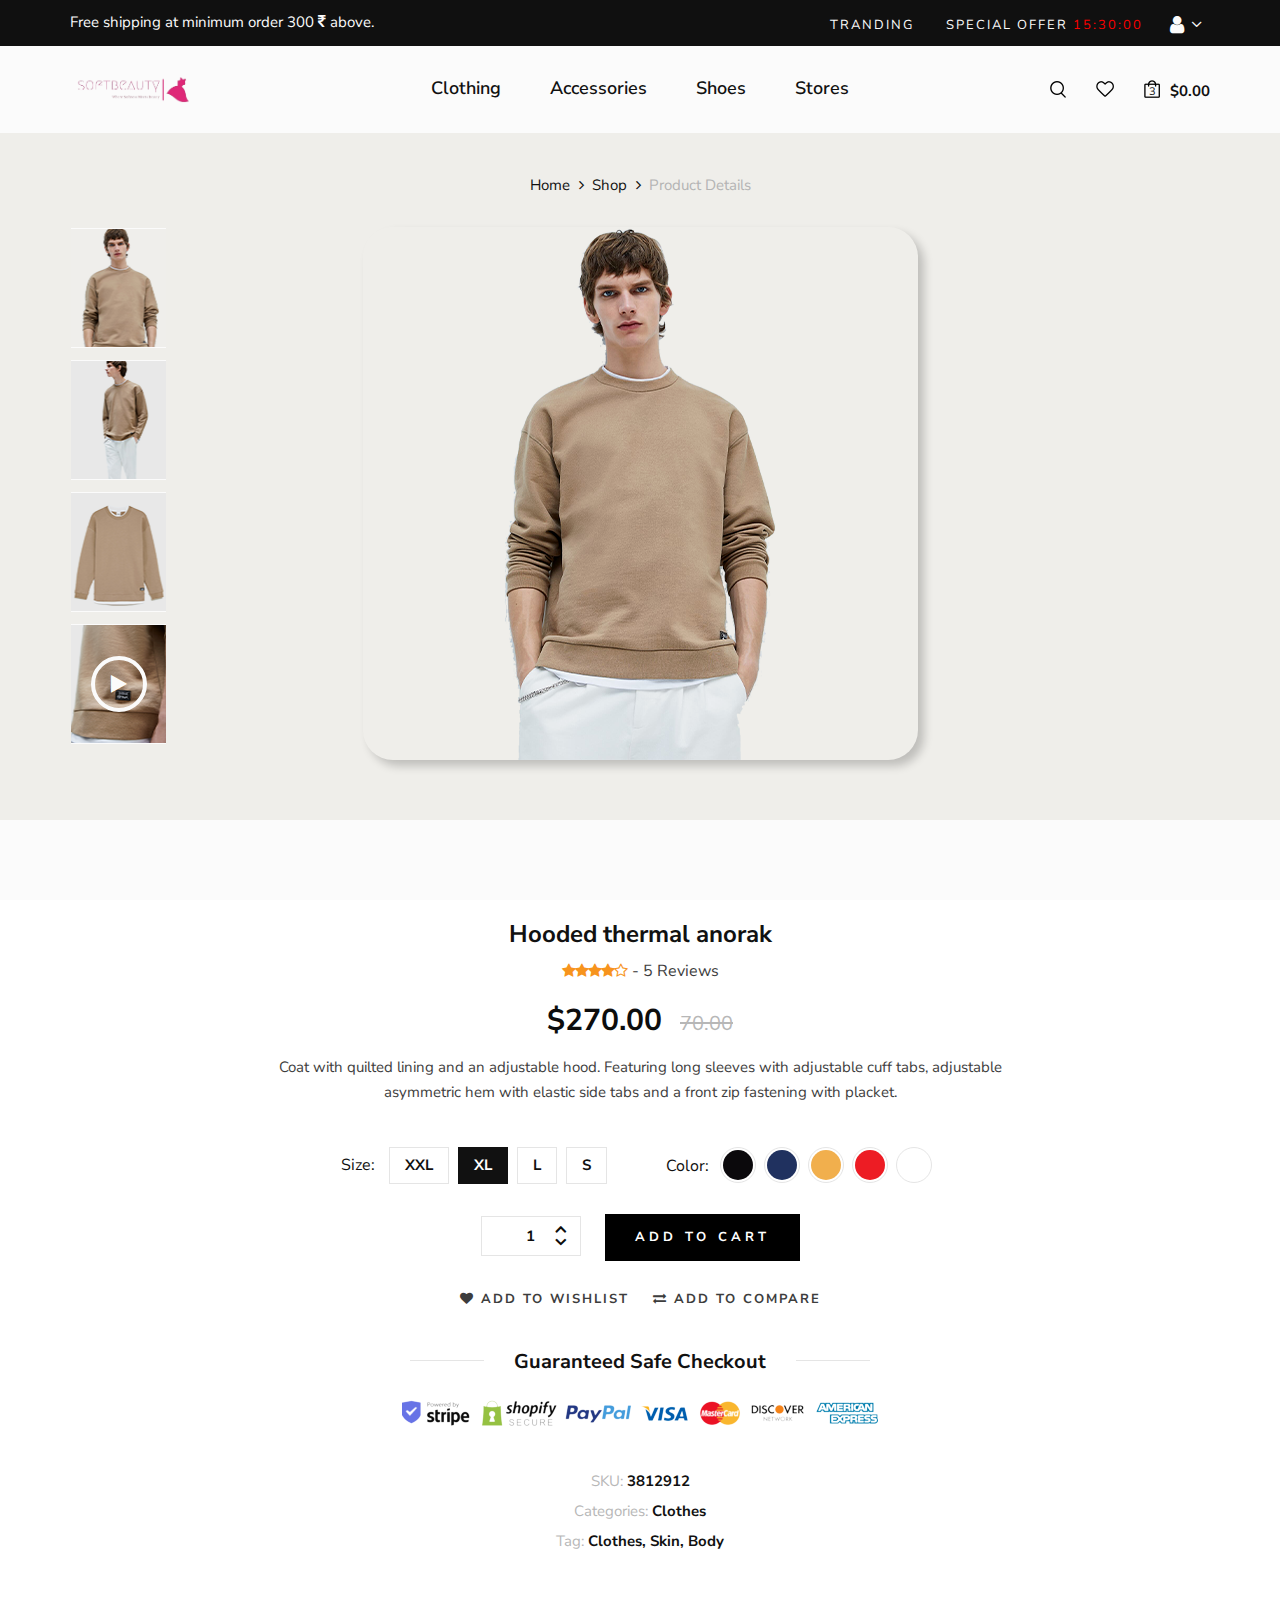
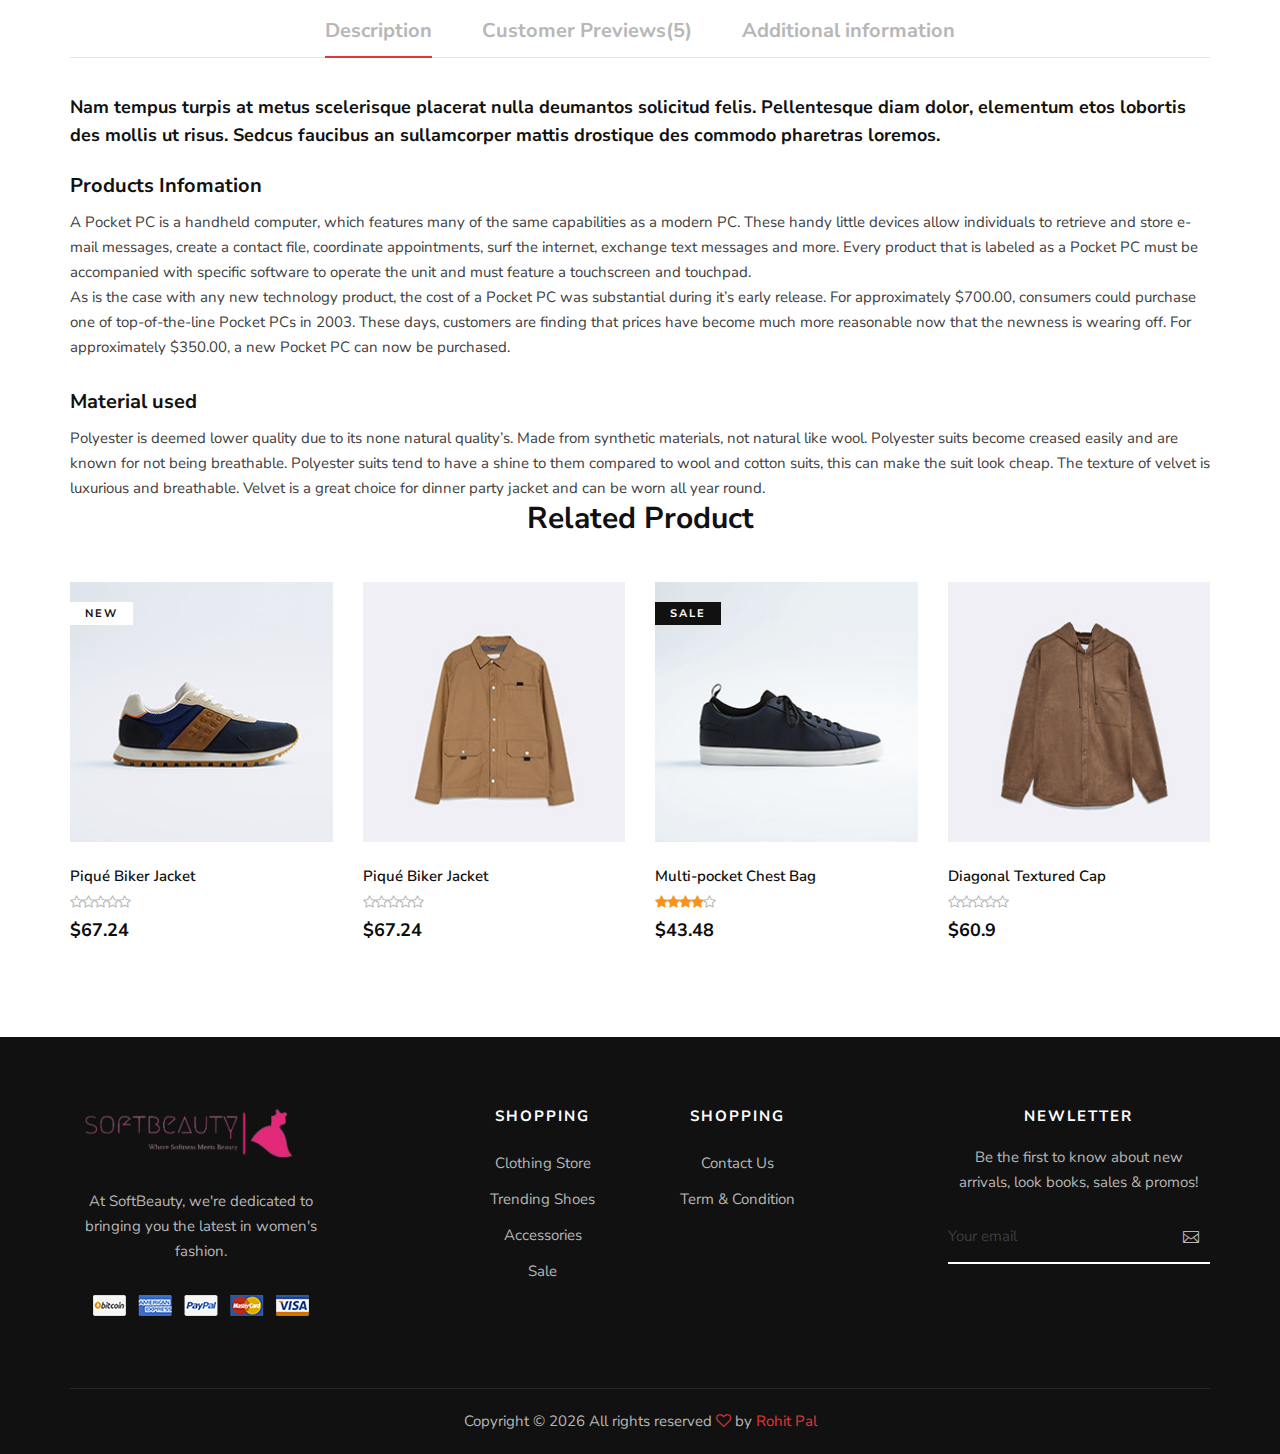
<file: shop-details.html>
<!DOCTYPE html>
<html lang="zxx">

<head>
    <meta charset="UTF-8">
    <meta name="description" content="Male_Fashion Template">
    <meta name="keywords" content="Male_Fashion, unica, creative, html">
    <meta name="viewport" content="width=device-width, initial-scale=1.0">
    <meta http-equiv="X-UA-Compatible" content="ie=edge">
    <title>SoftBeauty | Where Beauty Meet Softness</title>

    <!-- Google Font -->
    <link href="https://fonts.googleapis.com/css2?family=Nunito+Sans:wght@300;400;600;700;800;900&display=swap"
        rel="stylesheet">

    <!-- Css Styles -->
    <link rel="stylesheet" href="css/bootstrap.min.css" type="text/css">
    <link rel="stylesheet" href="css/font-awesome.min.css" type="text/css">
    <link rel="stylesheet" href="css/elegant-icons.css" type="text/css">
    <link rel="stylesheet" href="css/magnific-popup.css" type="text/css">
    <link rel="stylesheet" href="css/nice-select.css" type="text/css">
    <link rel="stylesheet" href="css/owl.carousel.min.css" type="text/css">
    <link rel="stylesheet" href="css/slicknav.min.css" type="text/css">
    <link rel="stylesheet" href="css/style.css" type="text/css">
    <link rel="stylesheet" href="css/shop-details.css" type="text/css">
</head>
<body>
    <!-- Page Preloder -->
    <div id="preloder">
        <div class="loader"></div>
    </div>

    <!-- Offcanvas Menu Begin -->
    <div class="offcanvas-menu-overlay"></div>
    <div class="offcanvas-menu-wrapper">
        <div class="offcanvas__option">
            <div class="offcanvas__links">
                <a href="#">Sign in</a>
                <a href="#">FAQs</a>
            </div>
            <div class="offcanvas__top__hover">
                <span>Usd <i class="arrow_carrot-down"></i></span>
                <ul>
                    <li>USD</li>
                    <li>EUR</li>
                    <li>USD</li>
                </ul>
            </div>
        </div>
        <div class="offcanvas__nav__option">
            <a href="#" class="search-switch"><img src="img/icon/search.png" alt=""></a>
            <a href="#"><img src="img/icon/heart.png" alt=""></a>
            <a href="#"><img src="img/icon/cart.png" alt=""> <span>0</span></a>
            <div class="price">$0.00</div>
        </div>
        <div id="mobile-menu-wrap"></div>
        <div class="offcanvas__text">
            <p>Free shipping at minimum order 300 <i class="fa fa-inr"></i> above.</p>
        </div>
    </div>
    <!-- Offcanvas Menu End -->

    <!-- Header Section Begin -->
    <header class="header">
        <div class="header__top">
            <div class="container">
                <div class="row">
                    <div class="col-lg-6 col-md-7">
                        <div class="header__top__left">
                            <p>Free shipping at minimum order 300 <i class="fa fa-inr"></i> above.</p>
                        </div>
                    </div>
                    <div class="col-lg-6 col-md-5">
                        <div class="header__top__right">
                            <div class="header__top__links">
                                <a href="#">Tranding</a>
                                <a href="#">Special Offer <span style="color: red;">15:30:00</span></a>
                            </div>
                            <div class="header__top__hover">
                                <span><i class="fa fa-user"></i><i class="arrow_carrot-down"></i></span>
                                <ul>
                                    <li> <a href="login.html">Login</a> </li>
                                    <li> <a href="signup.html">SignUp</a> </li>
                                </ul>
                            </div>
                        </div>
                    </div>
                </div>
            </div>
        </div>
        <div class="container">
            <div class="row">
                <div class="col-lg-3 col-md-3">
                    <div class="header__logo">
                        <a href="./index.html"><img src="img/logo-bg.png" width="140px" alt=""></a>
                    </div>
                </div>
                <div class="col-lg-6 col-md-6">
                    <nav class="header__menu mobile-menu">
                        <ul>
                            <!-- <li class="active"><a href="./index.html">Shop</a></li> -->
                            <li><a href="shop.html">Clothing</a>
                                <ul class="dropdown">
                                    <li><a href="shop.html">Saree</a></li>
                                    <li><a href="shop.html">Lehenga</a></li>
                                    <li><a href="shop.html">Kurti</a></li>
                                    <li><a href="shop.html">Anarkali</a></li>
                                    <li><a href="shop.html">Gown</a></li>
                                    <li><a href="shop.html">Lehenga Choli</a></li>
                                    <li><a href="shop.html">Jacket</a></li>
                                    <li><a href="shop.html">Western Special</a></li>
                                    <li><a href="shop.html">All</a></li>
                                </ul>
                            </li>
                            <li><a href="shop.html">Accessories</a>
                                <ul class="dropdown">
                                    <li><a href="shop.html">Sunglasses</a></li>
                                    <li><a href="shop.html">Belts</a></li>
                                    <li><a href="shop.html">Purse/Bag</a></li>
                                    <li><a href="shop.html">All</a></li>
                                </ul>
                            </li>
                            <li><a href="shop.html">Shoes</a>
                                <ul class="dropdown">
                                    <li><a href="shop.html">Loafers</a></li>
                                    <li><a href="shop.html">Pumps</a></li>
                                    <li><a href="shop.html">Heels</a></li>
                                    <li><a href="shop.html">Flats</a></li>
                                    <li><a href="shop.html">All</a></li>
                                </ul>
                            </li>
                            <li><a href="shop.html">Stores</a></li>
                        </ul>

                    </nav>
                </div>
                <div class="col-lg-3 col-md-3">
                    <div class="header__nav__option">
                        <a href="#" class="search-switch"><img src="img/icon/search.png" alt=""></a>
                        <a href="#"><img src="img/icon/heart.png" alt=""></a>
                        <a href="#"><img src="img/icon/cart.png" alt=""> <span>3</span></a>
                        <div class="price">$0.00</div>
                    </div>
                </div>
            </div>
            <div class="canvas__open"><i class="fa fa-bars"></i></div>
        </div>
    </header>
    <!-- Header Section End -->

    <!-- Main content  -->
    <!-- Shop Details Section Begin -->
    <section class="shop-details">
        <div class="product__details__pic">
            <div class="container">
                <div class="row">
                    <div class="col-lg-12">
                        <div class="product__details__breadcrumb">
                            <a href="./index.html">Home</a>
                            <a href="./shop.html">Shop</a>
                            <span>Product Details</span>
                        </div>
                    </div>
                </div>
                <div class="row">
                    <div class="col-lg-3 col-md-3">
                        <ul class="nav nav-tabs" role="tablist">
                            <li class="nav-item">
                                <a class="nav-link active" data-toggle="tab" href="#tabs-1" role="tab">
                                    <div class="product__thumb__pic set-bg" data-setbg="img/shop-details/thumb-1.png">
                                    </div>
                                </a>
                            </li>
                            <li class="nav-item">
                                <a class="nav-link" data-toggle="tab" href="#tabs-2" role="tab">
                                    <div class="product__thumb__pic set-bg" data-setbg="img/shop-details/thumb-2.png">
                                    </div>
                                </a>
                            </li>
                            <li class="nav-item">
                                <a class="nav-link" data-toggle="tab" href="#tabs-3" role="tab">
                                    <div class="product__thumb__pic set-bg" data-setbg="img/shop-details/thumb-3.png">
                                    </div>
                                </a>
                            </li>
                            <li class="nav-item">
                                <a class="nav-link" data-toggle="tab" href="#tabs-4" role="tab">
                                    <div class="product__thumb__pic set-bg" data-setbg="img/shop-details/thumb-4.png">
                                        <i class="fa fa-play"></i>
                                    </div>
                                </a>
                            </li>
                        </ul>
                    </div>
                    <div class="col-lg-6 col-md-9">
                        <div class="tab-content">
                            <div class="tab-pane active" id="tabs-1" role="tabpanel">
                                <div class="product__details__pic__item zoomable">
                                    <img class="zoomable__img" src="img/shop-details/product-big-2.png" alt="">
                                </div>
                            </div>
                            <div class="tab-pane" id="tabs-2" role="tabpanel">
                                <div class="product__details__pic__item">
                                    <img src="img/shop-details/product-big-3.png" alt="">
                                </div>
                            </div>
                            <div class="tab-pane" id="tabs-3" role="tabpanel">
                                <div class="product__details__pic__item">
                                    <img src="img/shop-details/product-big.png" alt="">
                                </div>
                            </div>
                            <div class="tab-pane" id="tabs-4" role="tabpanel">
                                <div class="product__details__pic__item">
                                    <img src="img/shop-details/product-big-4.png" alt="">
                                    <a href="https://www.youtube.com/watch?v=8PJ3_p7VqHw&list=RD8PJ3_p7VqHw&start_radio=1"
                                        class="video-popup"><i class="fa fa-play"></i></a>
                                </div>
                            </div>
                        </div>
                    </div>
                </div>
            </div>
        </div>
        <div class="product__details__content">
            <div class="container">
                <div class="row d-flex justify-content-center">
                    <div class="col-lg-8">
                        <div class="product__details__text">
                            <h4>Hooded thermal anorak</h4>
                            <div class="rating">
                                <i class="fa fa-star"></i>
                                <i class="fa fa-star"></i>
                                <i class="fa fa-star"></i>
                                <i class="fa fa-star"></i>
                                <i class="fa fa-star-o"></i>
                                <span> - 5 Reviews</span>
                            </div>
                            <h3>$270.00 <span>70.00</span></h3>
                            <p>Coat with quilted lining and an adjustable hood. Featuring long sleeves with adjustable
                                cuff tabs, adjustable asymmetric hem with elastic side tabs and a front zip fastening
                                with placket.</p>
                            <div class="product__details__option">
                                <div class="product__details__option__size">
                                    <span>Size:</span>
                                    <label for="xxl">xxl
                                        <input type="radio" id="xxl">
                                    </label>
                                    <label class="active" for="xl">xl
                                        <input type="radio" id="xl">
                                    </label>
                                    <label for="l">l
                                        <input type="radio" id="l">
                                    </label>
                                    <label for="sm">s
                                        <input type="radio" id="sm">
                                    </label>
                                </div>
                                <div class="product__details__option__color">
                                    <span>Color:</span>
                                    <label class="c-1" for="sp-1">
                                        <input type="radio" id="sp-1">
                                    </label>
                                    <label class="c-2" for="sp-2">
                                        <input type="radio" id="sp-2">
                                    </label>
                                    <label class="c-3" for="sp-3">
                                        <input type="radio" id="sp-3">
                                    </label>
                                    <label class="c-4" for="sp-4">
                                        <input type="radio" id="sp-4">
                                    </label>
                                    <label class="c-9" for="sp-9">
                                        <input type="radio" id="sp-9">
                                    </label>
                                </div>
                            </div>
                            <div class="product__details__cart__option">
                                <div class="quantity">
                                    <div class="pro-qty">
                                        <input type="text" value="1">
                                    </div>
                                </div>
                                <a href="cart.html" class="primary-btn">add to cart</a>
                            </div>
                            <div class="product__details__btns__option">
                                <a href="#"><i class="fa fa-heart"></i> add to wishlist</a>
                                <a href="#"><i class="fa fa-exchange"></i> Add To Compare</a>
                            </div>
                            <div class="product__details__last__option">
                                <h5><span>Guaranteed Safe Checkout</span></h5>
                                <img src="img/shop-details/details-payment.png" alt="">
                                <ul>
                                    <li><span>SKU:</span> 3812912</li>
                                    <li><span>Categories:</span> Clothes</li>
                                    <li><span>Tag:</span> Clothes, Skin, Body</li>
                                </ul>
                            </div>
                        </div>
                    </div>
                </div>
                <div class="row">
                    <div class="col-lg-12">
                        <div class="product__details__tab">
                            <ul class="nav nav-tabs" role="tablist">
                                <li class="nav-item">
                                    <a class="nav-link active" data-toggle="tab" href="#tabs-5"
                                        role="tab">Description</a>
                                </li>
                                <li class="nav-item">
                                    <a class="nav-link" data-toggle="tab" href="#tabs-6" role="tab">Customer
                                        Previews(5)</a>
                                </li>
                                <li class="nav-item">
                                    <a class="nav-link" data-toggle="tab" href="#tabs-7" role="tab">Additional
                                        information</a>
                                </li>
                            </ul>
                            <div class="tab-content">
                                <div class="tab-pane active" id="tabs-5" role="tabpanel">
                                    <div class="product__details__tab__content">
                                        <p class="note">Nam tempus turpis at metus scelerisque placerat nulla deumantos
                                            solicitud felis. Pellentesque diam dolor, elementum etos lobortis des mollis
                                            ut risus. Sedcus faucibus an sullamcorper mattis drostique des commodo
                                            pharetras loremos.</p>
                                        <div class="product__details__tab__content__item">
                                            <h5>Products Infomation</h5>
                                            <p>A Pocket PC is a handheld computer, which features many of the same
                                                capabilities as a modern PC. These handy little devices allow
                                                individuals to retrieve and store e-mail messages, create a contact
                                                file, coordinate appointments, surf the internet, exchange text messages
                                                and more. Every product that is labeled as a Pocket PC must be
                                                accompanied with specific software to operate the unit and must feature
                                                a touchscreen and touchpad.</p>
                                            <p>As is the case with any new technology product, the cost of a Pocket PC
                                                was substantial during it’s early release. For approximately $700.00,
                                                consumers could purchase one of top-of-the-line Pocket PCs in 2003.
                                                These days, customers are finding that prices have become much more
                                                reasonable now that the newness is wearing off. For approximately
                                                $350.00, a new Pocket PC can now be purchased.</p>
                                        </div>
                                        <div class="product__details__tab__content__item">
                                            <h5>Material used</h5>
                                            <p>Polyester is deemed lower quality due to its none natural quality’s. Made
                                                from synthetic materials, not natural like wool. Polyester suits become
                                                creased easily and are known for not being breathable. Polyester suits
                                                tend to have a shine to them compared to wool and cotton suits, this can
                                                make the suit look cheap. The texture of velvet is luxurious and
                                                breathable. Velvet is a great choice for dinner party jacket and can be
                                                worn all year round.</p>
                                        </div>
                                    </div>
                                </div>
                                <div class="tab-pane" id="tabs-6" role="tabpanel">
                                    <div class="product__details__tab__content">
                                        <div class="product__details__tab__content__item">
                                            <h5>Products Infomation</h5>
                                            <p>A Pocket PC is a handheld computer, which features many of the same
                                                capabilities as a modern PC. These handy little devices allow
                                                individuals to retrieve and store e-mail messages, create a contact
                                                file, coordinate appointments, surf the internet, exchange text messages
                                                and more. Every product that is labeled as a Pocket PC must be
                                                accompanied with specific software to operate the unit and must feature
                                                a touchscreen and touchpad.</p>
                                            <p>As is the case with any new technology product, the cost of a Pocket PC
                                                was substantial during it’s early release. For approximately $700.00,
                                                consumers could purchase one of top-of-the-line Pocket PCs in 2003.
                                                These days, customers are finding that prices have become much more
                                                reasonable now that the newness is wearing off. For approximately
                                                $350.00, a new Pocket PC can now be purchased.</p>
                                        </div>
                                        <div class="product__details__tab__content__item">
                                            <h5>Material used</h5>
                                            <p>Polyester is deemed lower quality due to its none natural quality’s. Made
                                                from synthetic materials, not natural like wool. Polyester suits become
                                                creased easily and are known for not being breathable. Polyester suits
                                                tend to have a shine to them compared to wool and cotton suits, this can
                                                make the suit look cheap. The texture of velvet is luxurious and
                                                breathable. Velvet is a great choice for dinner party jacket and can be
                                                worn all year round.</p>
                                        </div>
                                    </div>
                                </div>
                                <div class="tab-pane" id="tabs-7" role="tabpanel">
                                    <div class="product__details__tab__content">
                                        <p class="note">Nam tempus turpis at metus scelerisque placerat nulla deumantos
                                            solicitud felis. Pellentesque diam dolor, elementum etos lobortis des mollis
                                            ut risus. Sedcus faucibus an sullamcorper mattis drostique des commodo
                                            pharetras loremos.</p>
                                        <div class="product__details__tab__content__item">
                                            <h5>Products Infomation</h5>
                                            <p>A Pocket PC is a handheld computer, which features many of the same
                                                capabilities as a modern PC. These handy little devices allow
                                                individuals to retrieve and store e-mail messages, create a contact
                                                file, coordinate appointments, surf the internet, exchange text messages
                                                and more. Every product that is labeled as a Pocket PC must be
                                                accompanied with specific software to operate the unit and must feature
                                                a touchscreen and touchpad.</p>
                                            <p>As is the case with any new technology product, the cost of a Pocket PC
                                                was substantial during it’s early release. For approximately $700.00,
                                                consumers could purchase one of top-of-the-line Pocket PCs in 2003.
                                                These days, customers are finding that prices have become much more
                                                reasonable now that the newness is wearing off. For approximately
                                                $350.00, a new Pocket PC can now be purchased.</p>
                                        </div>
                                        <div class="product__details__tab__content__item">
                                            <h5>Material used</h5>
                                            <p>Polyester is deemed lower quality due to its none natural quality’s. Made
                                                from synthetic materials, not natural like wool. Polyester suits become
                                                creased easily and are known for not being breathable. Polyester suits
                                                tend to have a shine to them compared to wool and cotton suits, this can
                                                make the suit look cheap. The texture of velvet is luxurious and
                                                breathable. Velvet is a great choice for dinner party jacket and can be
                                                worn all year round.</p>
                                        </div>
                                    </div>
                                </div>
                            </div>
                        </div>
                    </div>
                </div>
            </div>
        </div>
    </section>
    <!-- Shop Details Section End -->

    <!-- Related Section Begin -->
    <section class="related spad">
        <div class="container">
            <div class="row">
                <div class="col-lg-12">
                    <h3 class="related-title">Related Product</h3>
                </div>
            </div>
            <div class="row">
                <div class="col-lg-3 col-md-6 col-sm-6 col-sm-6">
                    <div class="product__item">
                        <div class="product__item__pic set-bg" data-setbg="img/product/product-1.jpg">
                            <span class="label">New</span>
                            <ul class="product__hover">
                                <li><a href="#"><img src="img/icon/heart.png" alt=""></a></li>
                                <li><a href="#"><img src="img/icon/compare.png" alt=""> <span>Compare</span></a></li>
                                <li><a href="#"><img src="img/icon/search.png" alt=""></a></li>
                            </ul>
                        </div>
                        <div class="product__item__text">
                            <h6>Piqué Biker Jacket</h6>
                            <a href="#" class="add-cart">+ Add To Cart</a>
                            <div class="rating">
                                <i class="fa fa-star-o"></i>
                                <i class="fa fa-star-o"></i>
                                <i class="fa fa-star-o"></i>
                                <i class="fa fa-star-o"></i>
                                <i class="fa fa-star-o"></i>
                            </div>
                            <h5>$67.24</h5>
                            <div class="product__color__select">
                                <label for="pc-1">
                                    <input type="radio" id="pc-1">
                                </label>
                                <label class="active black" for="pc-2">
                                    <input type="radio" id="pc-2">
                                </label>
                                <label class="grey" for="pc-3">
                                    <input type="radio" id="pc-3">
                                </label>
                            </div>
                        </div>
                    </div>
                </div>
                <div class="col-lg-3 col-md-6 col-sm-6 col-sm-6">
                    <div class="product__item">
                        <div class="product__item__pic set-bg" data-setbg="img/product/product-2.jpg">
                            <ul class="product__hover">
                                <li><a href="#"><img src="img/icon/heart.png" alt=""></a></li>
                                <li><a href="#"><img src="img/icon/compare.png" alt=""> <span>Compare</span></a></li>
                                <li><a href="#"><img src="img/icon/search.png" alt=""></a></li>
                            </ul>
                        </div>
                        <div class="product__item__text">
                            <h6>Piqué Biker Jacket</h6>
                            <a href="#" class="add-cart">+ Add To Cart</a>
                            <div class="rating">
                                <i class="fa fa-star-o"></i>
                                <i class="fa fa-star-o"></i>
                                <i class="fa fa-star-o"></i>
                                <i class="fa fa-star-o"></i>
                                <i class="fa fa-star-o"></i>
                            </div>
                            <h5>$67.24</h5>
                            <div class="product__color__select">
                                <label for="pc-4">
                                    <input type="radio" id="pc-4">
                                </label>
                                <label class="active black" for="pc-5">
                                    <input type="radio" id="pc-5">
                                </label>
                                <label class="grey" for="pc-6">
                                    <input type="radio" id="pc-6">
                                </label>
                            </div>
                        </div>
                    </div>
                </div>
                <div class="col-lg-3 col-md-6 col-sm-6 col-sm-6">
                    <div class="product__item sale">
                        <div class="product__item__pic set-bg" data-setbg="img/product/product-3.jpg">
                            <span class="label">Sale</span>
                            <ul class="product__hover">
                                <li><a href="#"><img src="img/icon/heart.png" alt=""></a></li>
                                <li><a href="#"><img src="img/icon/compare.png" alt=""> <span>Compare</span></a></li>
                                <li><a href="#"><img src="img/icon/search.png" alt=""></a></li>
                            </ul>
                        </div>
                        <div class="product__item__text">
                            <h6>Multi-pocket Chest Bag</h6>
                            <a href="#" class="add-cart">+ Add To Cart</a>
                            <div class="rating">
                                <i class="fa fa-star"></i>
                                <i class="fa fa-star"></i>
                                <i class="fa fa-star"></i>
                                <i class="fa fa-star"></i>
                                <i class="fa fa-star-o"></i>
                            </div>
                            <h5>$43.48</h5>
                            <div class="product__color__select">
                                <label for="pc-7">
                                    <input type="radio" id="pc-7">
                                </label>
                                <label class="active black" for="pc-8">
                                    <input type="radio" id="pc-8">
                                </label>
                                <label class="grey" for="pc-9">
                                    <input type="radio" id="pc-9">
                                </label>
                            </div>
                        </div>
                    </div>
                </div>
                <div class="col-lg-3 col-md-6 col-sm-6 col-sm-6">
                    <div class="product__item">
                        <div class="product__item__pic set-bg" data-setbg="img/product/product-4.jpg">
                            <ul class="product__hover">
                                <li><a href="#"><img src="img/icon/heart.png" alt=""></a></li>
                                <li><a href="#"><img src="img/icon/compare.png" alt=""> <span>Compare</span></a></li>
                                <li><a href="#"><img src="img/icon/search.png" alt=""></a></li>
                            </ul>
                        </div>
                        <div class="product__item__text">
                            <h6>Diagonal Textured Cap</h6>
                            <a href="#" class="add-cart">+ Add To Cart</a>
                            <div class="rating">
                                <i class="fa fa-star-o"></i>
                                <i class="fa fa-star-o"></i>
                                <i class="fa fa-star-o"></i>
                                <i class="fa fa-star-o"></i>
                                <i class="fa fa-star-o"></i>
                            </div>
                            <h5>$60.9</h5>
                            <div class="product__color__select">
                                <label for="pc-10">
                                    <input type="radio" id="pc-10">
                                </label>
                                <label class="active black" for="pc-11">
                                    <input type="radio" id="pc-11">
                                </label>
                                <label class="grey" for="pc-12">
                                    <input type="radio" id="pc-12">
                                </label>
                            </div>
                        </div>
                    </div>
                </div>
            </div>
        </div>
    </section>
    <!-- Related Section End -->
    <!-- Main content end -->

    <!-- Footer Section Begin -->
    <footer class="container-fluid text-center footer">
        <div class="container">
            <div class="row">
                <div class="col-lg-3 col-md-6 col-sm-6">
                    <div class="footer__about">
                        <div class="footer__logo">
                            <a href="#"><img src="img/logo-bg.png" alt=""></a>
                        </div>
                        <p>At SoftBeauty, we're dedicated to bringing you the latest in women's fashion.</p>
                        <a href="#"><img src="img/payment.png" alt=""></a>
                    </div>
                </div>
                <div class="col-lg-2 offset-lg-1 col-md-3 col-sm-6">
                    <div class="footer__widget">
                        <h6>Shopping</h6>
                        <ul>
                            <li><a href="#">Clothing Store</a></li>
                            <li><a href="#">Trending Shoes</a></li>
                            <li><a href="#">Accessories</a></li>
                            <li><a href="#">Sale</a></li>
                        </ul>
                    </div>
                </div>
                <div class="col-lg-2 col-md-3 col-sm-6">
                    <div class="footer__widget">
                        <h6>Shopping</h6>
                        <ul>
                            <li><a href="contact.html">Contact Us</a></li>
                            <!-- <li><a href="#">Payment Methods</a></li> -->
                            <!-- <li><a href="#">Delivary</a></li   > -->
                            <li><a href="#">Term & Condition</a></li>
                        </ul>
                    </div>
                </div>
                <div class="col-lg-3 offset-lg-1 col-md-6 col-sm-6">
                    <div class="footer__widget">
                        <h6>NewLetter</h6>
                        <div class="footer__newslatter">
                            <p>Be the first to know about new arrivals, look books, sales & promos!</p>
                            <form action="#">
                                <input type="text" placeholder="Your email">
                                <button type="submit"><span class="icon_mail_alt"></span></button>
                            </form>
                        </div>
                    </div>
                </div>
            </div>
            <div class="row">
                <div class="col-lg-12 text-center">
                    <div class="footer__copyright__text">
                        <!-- Link back to Colorlib can't be removed. Template is licensed under CC BY 3.0. -->
                        <p>Copyright ©
                            <script>
                                document.write(new Date().getFullYear());
                            </script>
                            All rights reserved <i class="fa fa-heart-o" aria-hidden="true"></i> by <a href="#"
                                target="_blank">Rohit Pal</a>
                        </p>
                        <!-- Link back to Colorlib can't be removed. Template is licensed under CC BY 3.0. -->
                    </div>
                </div>
            </div>
        </div>
    </footer>
    <!-- Footer Section End -->



    <!-- Search Begin -->
    <div class="search-model">
        <div class="h-100 d-flex align-items-center justify-content-center">
            <div class="search-close-switch">+</div>
            <form class="search-model-form">
                <input type="text" id="search-input" placeholder="Search here.....">
            </form>
        </div>
    </div>
    <!-- Search End -->

    <!-- Js Plugins -->
    <script src="js/jquery-3.3.1.min.js"></script>
    <script src="js/bootstrap.min.js"></script>
    <script src="js/jquery.nice-select.min.js"></script>
    <script src="js/jquery.nicescroll.min.js"></script>
    <script src="js/jquery.magnific-popup.min.js"></script>
    <script src="js/jquery.countdown.min.js"></script>
    <script src="js/jquery.slicknav.js"></script>
    <script src="js/mixitup.min.js"></script>
    <script src="js/owl.carousel.min.js"></script>
    <script src="js/main.js"></script>
    <script src="js/shop-details.js" ></script>
</body>

</html>
</file>
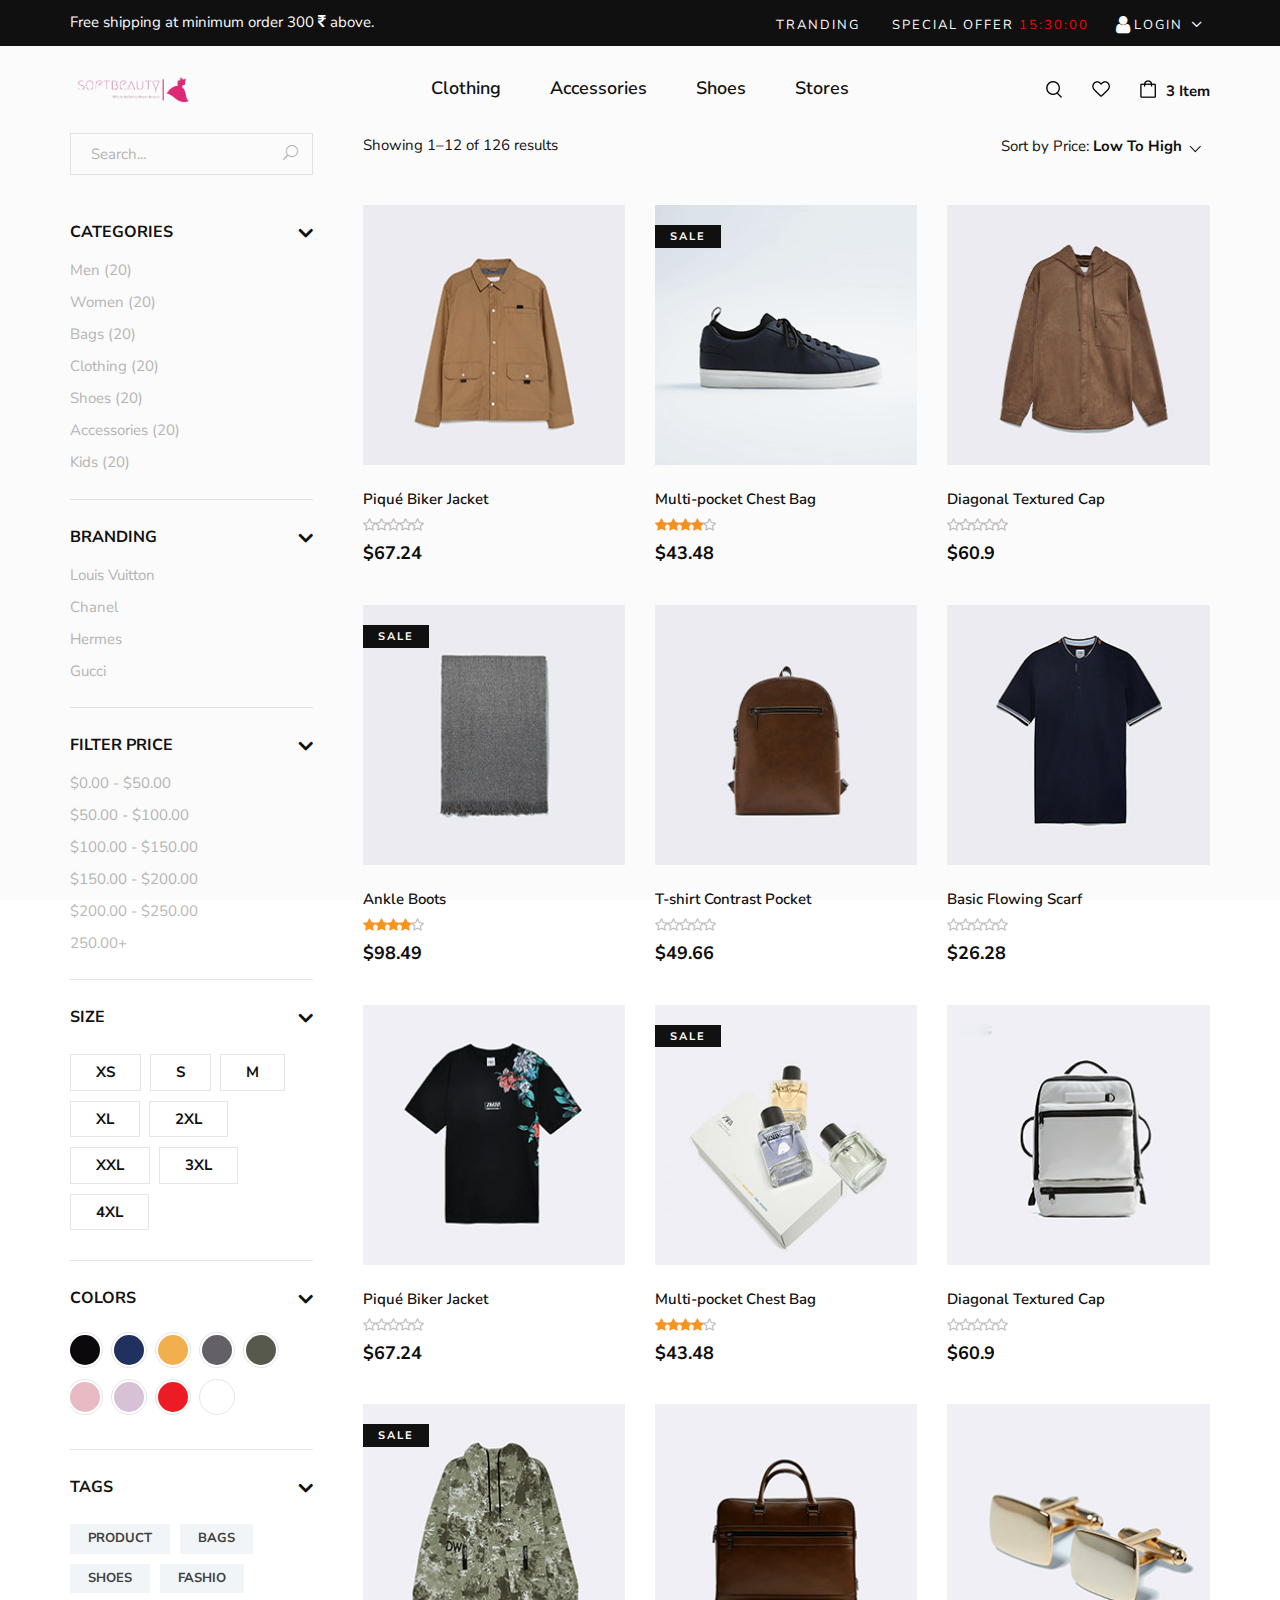
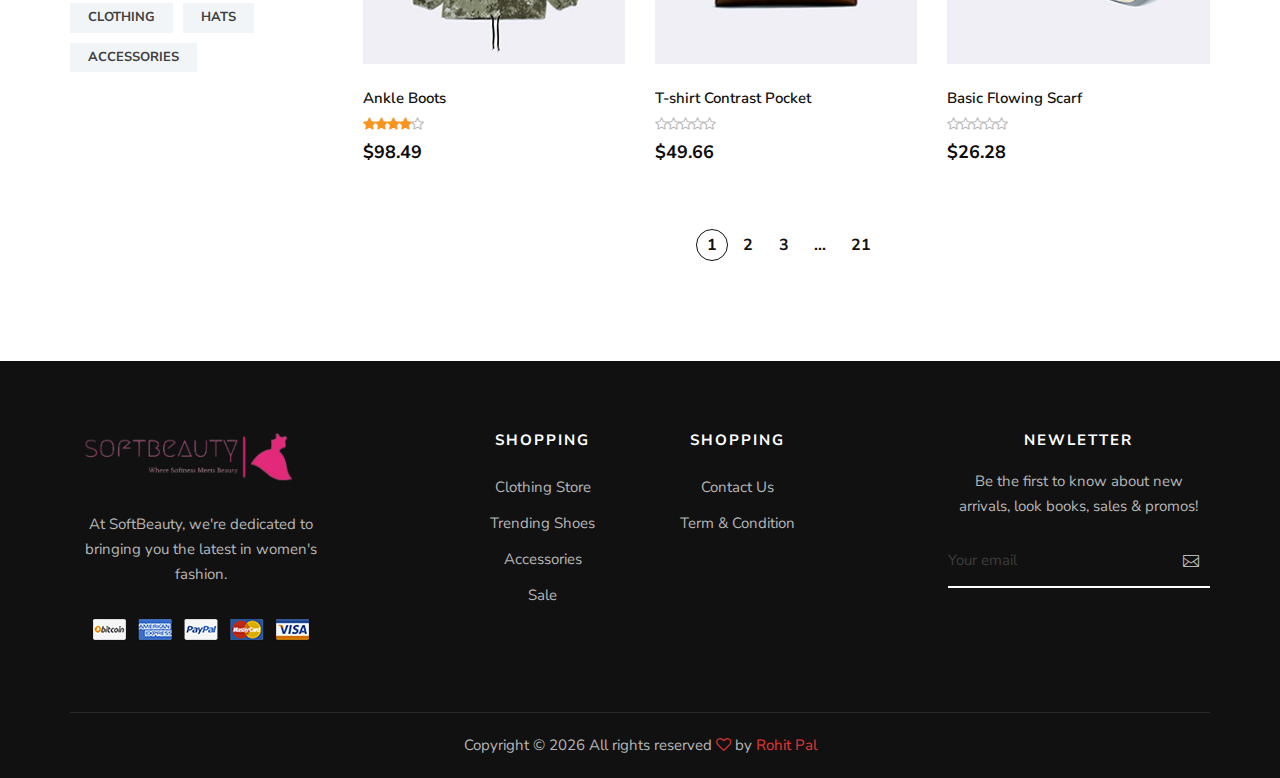
<file: shop.html>
<!DOCTYPE html>
<html lang="zxx">

<head>
    <meta charset="UTF-8">
    <meta name="description" content="Male_Fashion Template">
    <meta name="keywords" content="Male_Fashion, unica, creative, html">
    <meta name="viewport" content="width=device-width, initial-scale=1.0">
    <meta http-equiv="X-UA-Compatible" content="ie=edge">
    <title>SoftBeauty | Where Beauty Meet Softness</title>

    <!-- Google Font -->
    <link href="https://fonts.googleapis.com/css2?family=Nunito+Sans:wght@300;400;600;700;800;900&display=swap"
        rel="stylesheet">

    <!-- Css Styles -->
    <link rel="stylesheet" href="css/bootstrap.min.css" type="text/css">
    <link rel="stylesheet" href="css/font-awesome.min.css" type="text/css">
    <link rel="stylesheet" href="css/elegant-icons.css" type="text/css">
    <link rel="stylesheet" href="css/magnific-popup.css" type="text/css">
    <link rel="stylesheet" href="css/nice-select.css" type="text/css">
    <link rel="stylesheet" href="css/owl.carousel.min.css" type="text/css">
    <link rel="stylesheet" href="css/slicknav.min.css" type="text/css">
    <link rel="stylesheet" href="css/style.css" type="text/css">
</head>

<body>
    <!-- Page Preloder -->
    <div id="preloder">
        <div class="loader"></div>
    </div>

    <!-- Offcanvas Menu Begin -->
    <div class="offcanvas-menu-overlay"></div>
    <div class="offcanvas-menu-wrapper">
        <div class="offcanvas__option">
            <div class="offcanvas__links">
                <a href="#">Sign in</a>
                <a href="#">FAQs</a>
            </div>
            <div class="offcanvas__top__hover">
                <span>Usd <i class="arrow_carrot-down"></i></span>
                <ul>
                    <li>USD</li>
                    <li>EUR</li>
                    <li>USD</li>
                </ul>
            </div>
        </div>
        <div class="offcanvas__nav__option">
            <a href="#" class="search-switch"><img src="img/icon/search.png" alt=""></a>
            <a href="#"><img src="img/icon/heart.png" alt=""></a>
            <a href="#"><img src="img/icon/cart.png" alt=""> <span>0</span></a>
            <div class="price">$0.00</div>
        </div>
        <div id="mobile-menu-wrap"></div>
        <div class="offcanvas__text">
            <p>Free shipping at minimum order 300 <i class="fa fa-inr"></i> above.</p>
        </div>
    </div>
    <!-- Offcanvas Menu End -->

    <!-- Header Section Begin -->
    <header class="header">
        <div class="header__top">
            <div class="container">
                <div class="row">
                    <div class="col-lg-6 col-md-7">
                        <div class="header__top__left">
                            <p>Free shipping at minimum order 300 <i class="fa fa-inr"></i> above.</p>
                        </div>
                    </div>
                    <div class="col-lg-6 col-md-5">
                        <div class="header__top__right">
                            <div class="header__top__links">
                                <a href="#">Tranding</a>
                                <a href="#">Special Offer <span style="color: red;">15:30:00</span></a>
                            </div>
                            <div class="header__top__hover">
                                <span><i class="fa fa-user"></i>Login <i class="arrow_carrot-down"></i></span>
                                <ul>
                                    <li> <a href="login.html">Login</a> </li>
                                    <li> <a href="signup.html">SignUp</a> </li>
                                </ul>
                            </div>
                        </div>
                    </div>
                </div>
            </div>
        </div>
        <div class="container">
            <div class="row">
                <div class="col-lg-3 col-md-3">
                    <div class="header__logo">
                        <a href="./index.html"><img src="img/logo-bg.png" width="140px" alt=""></a>
                    </div>
                </div>
                <div class="col-lg-6 col-md-6">
                    <nav class="header__menu mobile-menu">
                        <ul>
                            <!-- <li class="active"><a href="./index.html">Shop</a></li> -->
                            <li><a href="shop.html">Clothing</a>
                                <ul class="dropdown">
                                    <li><a href="shop.html">Saree</a></li>
                                    <li><a href="shop.html">Lehenga</a></li>
                                    <li><a href="shop.html">Kurti</a></li>
                                    <li><a href="shop.html">Anarkali</a></li>
                                    <li><a href="shop.html">Gown</a></li>
                                    <li><a href="shop.html">Lehenga Choli</a></li>
                                    <li><a href="shop.html">Jacket</a></li>
                                    <li><a href="shop.html">Western Special</a></li>
                                    <li><a href="shop.html">All</a></li>
                                </ul>
                            </li>
                            <li><a href="shop.html">Accessories</a>
                                <ul class="dropdown">
                                    <li><a href="shop.html">Sunglasses</a></li>
                                    <li><a href="shop.html">Belts</a></li>
                                    <li><a href="shop.html">Purse/Bag</a></li>
                                    <li><a href="shop.html">All</a></li>
                                </ul>
                            </li>
                            <li><a href="shop.html">Shoes</a>
                                <ul class="dropdown">
                                    <li><a href="shop.html">Loafers</a></li>
                                    <li><a href="shop.html">Pumps</a></li>
                                    <li><a href="shop.html">Heels</a></li>
                                    <li><a href="shop.html">Flats</a></li>
                                    <li><a href="shop.html">All</a></li>
                                </ul>
                            </li>
                            <li><a href="shop.html">Stores</a></li>
                        </ul>

                    </nav>
                </div>
                <div class="col-lg-3 col-md-3">
                    <div class="header__nav__option">
                        <a href="#" class="search-switch"><img src="img/icon/search.png" alt=""></a>
                        <a href="#"><img src="img/icon/heart.png" alt=""></a>
                        <a href="#"><img src="img/icon/cart.png" alt=""> <span></span></a>
                        <a href="#"> <div class="price">3 Item</div></a>
                    </div>
                </div>
            </div>
            <div class="canvas__open"><i class="fa fa-bars"></i></div>
        </div>
    </header>
    <!-- Header Section End -->

    <!-- Main container -->
    <!-- Breadcrumb Section Begin -->
    <!-- <section class="breadcrumb-option">
    <div class="container">
    <div class="row">
    <div class="col-lg-12">
    <div class="breadcrumb__text">
    <h4>Shop</h4>
    <div class="breadcrumb__links">
    <a href="./index.html">Home</a>
    <span>Shop</span>
    </div>
    </div>
    </div>
    </div>
    </div>
    </section> -->
    <!-- Breadcrumb Section End -->

    <!-- Shop Section Begin -->
    <section class="shop spad">
        <div class="container">
            <div class="row">
                <div class="col-lg-3">
                    <div class="shop__sidebar">
                        <div class="shop__sidebar__search">
                            <form action="#">
                                <input type="text" placeholder="Search...">
                                <button type="submit"><span class="icon_search"></span></button>
                            </form>
                        </div>
                        <div class="shop__sidebar__accordion">
                            <div class="accordion" id="accordionExample">
                                <div class="card">
                                    <div class="card-heading">
                                        <a data-toggle="collapse" data-target="#collapseOne">Categories</a>
                                    </div>
                                    <div id="collapseOne" class="collapse show" data-parent="#accordionExample">
                                        <div class="card-body">
                                            <div class="shop__sidebar__categories">
                                                <ul class="nice-scroll">
                                                    <li><a href="#">Men (20)</a></li>
                                                    <li><a href="#">Women (20)</a></li>
                                                    <li><a href="#">Bags (20)</a></li>
                                                    <li><a href="#">Clothing (20)</a></li>
                                                    <li><a href="#">Shoes (20)</a></li>
                                                    <li><a href="#">Accessories (20)</a></li>
                                                    <li><a href="#">Kids (20)</a></li>
                                                    <li><a href="#">Kids (20)</a></li>
                                                    <li><a href="#">Kids (20)</a></li>
                                                </ul>
                                            </div>
                                        </div>
                                    </div>
                                </div>
                                <div class="card">
                                    <div class="card-heading">
                                        <a data-toggle="collapse" data-target="#collapseTwo">Branding</a>
                                    </div>
                                    <div id="collapseTwo" class="collapse show" data-parent="#accordionExample">
                                        <div class="card-body">
                                            <div class="shop__sidebar__brand">
                                                <ul>
                                                    <li><a href="#">Louis Vuitton</a></li>
                                                    <li><a href="#">Chanel</a></li>
                                                    <li><a href="#">Hermes</a></li>
                                                    <li><a href="#">Gucci</a></li>
                                                </ul>
                                            </div>
                                        </div>
                                    </div>
                                </div>
                                <div class="card">
                                    <div class="card-heading">
                                        <a data-toggle="collapse" data-target="#collapseThree">Filter Price</a>
                                    </div>
                                    <div id="collapseThree" class="collapse show" data-parent="#accordionExample">
                                        <div class="card-body">
                                            <div class="shop__sidebar__price">
                                                <ul>
                                                    <li><a href="#">$0.00 - $50.00</a></li>
                                                    <li><a href="#">$50.00 - $100.00</a></li>
                                                    <li><a href="#">$100.00 - $150.00</a></li>
                                                    <li><a href="#">$150.00 - $200.00</a></li>
                                                    <li><a href="#">$200.00 - $250.00</a></li>
                                                    <li><a href="#">250.00+</a></li>
                                                </ul>
                                            </div>
                                        </div>
                                    </div>
                                </div>
                                <div class="card">
                                    <div class="card-heading">
                                        <a data-toggle="collapse" data-target="#collapseFour">Size</a>
                                    </div>
                                    <div id="collapseFour" class="collapse show" data-parent="#accordionExample">
                                        <div class="card-body">
                                            <div class="shop__sidebar__size">
                                                <label for="xs">xs
                                                    <input type="radio" id="xs">
                                                </label>
                                                <label for="sm">s
                                                    <input type="radio" id="sm">
                                                </label>
                                                <label for="md">m
                                                    <input type="radio" id="md">
                                                </label>
                                                <label for="xl">xl
                                                    <input type="radio" id="xl">
                                                </label>
                                                <label for="2xl">2xl
                                                    <input type="radio" id="2xl">
                                                </label>
                                                <label for="xxl">xxl
                                                    <input type="radio" id="xxl">
                                                </label>
                                                <label for="3xl">3xl
                                                    <input type="radio" id="3xl">
                                                </label>
                                                <label for="4xl">4xl
                                                    <input type="radio" id="4xl">
                                                </label>
                                            </div>
                                        </div>
                                    </div>
                                </div>
                                <div class="card">
                                    <div class="card-heading">
                                        <a data-toggle="collapse" data-target="#collapseFive">Colors</a>
                                    </div>
                                    <div id="collapseFive" class="collapse show" data-parent="#accordionExample">
                                        <div class="card-body">
                                            <div class="shop__sidebar__color">
                                                <label class="c-1" for="sp-1">
                                                    <input type="radio" id="sp-1">
                                                </label>
                                                <label class="c-2" for="sp-2">
                                                    <input type="radio" id="sp-2">
                                                </label>
                                                <label class="c-3" for="sp-3">
                                                    <input type="radio" id="sp-3">
                                                </label>
                                                <label class="c-4" for="sp-4">
                                                    <input type="radio" id="sp-4">
                                                </label>
                                                <label class="c-5" for="sp-5">
                                                    <input type="radio" id="sp-5">
                                                </label>
                                                <label class="c-6" for="sp-6">
                                                    <input type="radio" id="sp-6">
                                                </label>
                                                <label class="c-7" for="sp-7">
                                                    <input type="radio" id="sp-7">
                                                </label>
                                                <label class="c-8" for="sp-8">
                                                    <input type="radio" id="sp-8">
                                                </label>
                                                <label class="c-9" for="sp-9">
                                                    <input type="radio" id="sp-9">
                                                </label>
                                            </div>
                                        </div>
                                    </div>
                                </div>
                                <div class="card">
                                    <div class="card-heading">
                                        <a data-toggle="collapse" data-target="#collapseSix">Tags</a>
                                    </div>
                                    <div id="collapseSix" class="collapse show" data-parent="#accordionExample">
                                        <div class="card-body">
                                            <div class="shop__sidebar__tags">
                                                <a href="#">Product</a>
                                                <a href="#">Bags</a>
                                                <a href="#">Shoes</a>
                                                <a href="#">Fashio</a>
                                                <a href="#">Clothing</a>
                                                <a href="#">Hats</a>
                                                <a href="#">Accessories</a>
                                            </div>
                                        </div>
                                    </div>
                                </div>
                            </div>
                        </div>
                    </div>
                </div>
                <div class="col-lg-9">
                    <div class="shop__product__option">
                        <div class="row">
                            <div class="col-lg-6 col-md-6 col-sm-6">
                                <div class="shop__product__option__left">
                                    <p>Showing 1–12 of 126 results</p>
                                </div>
                            </div>
                            <div class="col-lg-6 col-md-6 col-sm-6">
                                <div class="shop__product__option__right">
                                    <p>Sort by Price:</p>
                                    <select>
                                        <option value="">Low To High</option>
                                        <option value="">$0 - $55</option>
                                        <option value="">$55 - $100</option>
                                    </select>
                                </div>
                            </div>
                        </div>
                    </div>
                    <div class="row">
                        <div class="col-lg-4 col-md-6 col-sm-6">
                            <div class="product__item">
                                <div class="product__item__pic set-bg" data-setbg="img/product/product-2.jpg">
                                    <ul class="product__hover">
                                        <li><a href="#"><img src="img/icon/heart.png" alt=""><span>Add to favorite</span></a></li>
                                        <li><a href="#"><img src="img/icon/compare.png" alt=""> <span>Compare</span></a></li>
                                        <li><a href="shop-details.html"><img src="img/icon/product-view.png" alt=""><span>View Product</span></a></li>
                                    </ul>
                                </div>
                                <div class="product__item__text">
                                    <h6>Piqué Biker Jacket</h6>
                                    <a href="#" class="add-cart">+ Add To Cart</a>
                                    <div class="rating">
                                        <i class="fa fa-star-o"></i>
                                        <i class="fa fa-star-o"></i>
                                        <i class="fa fa-star-o"></i>
                                        <i class="fa fa-star-o"></i>
                                        <i class="fa fa-star-o"></i>
                                    </div>
                                    <h5>$67.24</h5>
                                    <div class="product__color__select">
                                        <label for="pc-4">
                                            <input type="radio" id="pc-4">
                                        </label>
                                        <label class="active black" for="pc-5">
                                            <input type="radio" id="pc-5">
                                        </label>
                                        <label class="grey" for="pc-6">
                                            <input type="radio" id="pc-6">
                                        </label>
                                    </div>
                                </div>
                            </div>
                        </div>
                        <div class="col-lg-4 col-md-6 col-sm-6">
                            <div class="product__item sale">
                                <div class="product__item__pic set-bg" data-setbg="img/product/product-3.jpg">
                                    <span class="label">Sale</span>
                                    <ul class="product__hover">
                                        <li><a href="#"><img src="img/icon/heart.png" alt=""></a></li>
                                        <li><a href="#"><img src="img/icon/compare.png" alt=""> <span>Compare</span></a>
                                        </li>
                                        <li><a href="#"><img src="img/icon/search.png" alt=""></a></li>
                                    </ul>
                                </div>
                                <div class="product__item__text">
                                    <h6>Multi-pocket Chest Bag</h6>
                                    <a href="#" class="add-cart">+ Add To Cart</a>
                                    <div class="rating">
                                        <i class="fa fa-star"></i>
                                        <i class="fa fa-star"></i>
                                        <i class="fa fa-star"></i>
                                        <i class="fa fa-star"></i>
                                        <i class="fa fa-star-o"></i>
                                    </div>
                                    <h5>$43.48</h5>
                                    <div class="product__color__select">
                                        <label for="pc-7">
                                            <input type="radio" id="pc-7">
                                        </label>
                                        <label class="active black" for="pc-8">
                                            <input type="radio" id="pc-8">
                                        </label>
                                        <label class="grey" for="pc-9">
                                            <input type="radio" id="pc-9">
                                        </label>
                                    </div>
                                </div>
                            </div>
                        </div>
                        <div class="col-lg-4 col-md-6 col-sm-6">
                            <div class="product__item">
                                <div class="product__item__pic set-bg" data-setbg="img/product/product-4.jpg">
                                    <ul class="product__hover">
                                        <li><a href="#"><img src="img/icon/heart.png" alt=""></a></li>
                                        <li><a href="#"><img src="img/icon/compare.png" alt=""> <span>Compare</span></a>
                                        </li>
                                        <li><a href="#"><img src="img/icon/search.png" alt=""></a></li>
                                    </ul>
                                </div>
                                <div class="product__item__text">
                                    <h6>Diagonal Textured Cap</h6>
                                    <a href="#" class="add-cart">+ Add To Cart</a>
                                    <div class="rating">
                                        <i class="fa fa-star-o"></i>
                                        <i class="fa fa-star-o"></i>
                                        <i class="fa fa-star-o"></i>
                                        <i class="fa fa-star-o"></i>
                                        <i class="fa fa-star-o"></i>
                                    </div>
                                    <h5>$60.9</h5>
                                    <div class="product__color__select">
                                        <label for="pc-10">
                                            <input type="radio" id="pc-10">
                                        </label>
                                        <label class="active black" for="pc-11">
                                            <input type="radio" id="pc-11">
                                        </label>
                                        <label class="grey" for="pc-12">
                                            <input type="radio" id="pc-12">
                                        </label>
                                    </div>
                                </div>
                            </div>
                        </div>
                        <div class="col-lg-4 col-md-6 col-sm-6">
                            <div class="product__item sale">
                                <div class="product__item__pic set-bg" data-setbg="img/product/product-6.jpg">
                                    <span class="label">Sale</span>
                                    <ul class="product__hover">
                                        <li><a href="#"><img src="img/icon/heart.png" alt=""></a></li>
                                        <li><a href="#"><img src="img/icon/compare.png" alt=""> <span>Compare</span></a>
                                        </li>
                                        <li><a href="#"><img src="img/icon/search.png" alt=""></a></li>
                                    </ul>
                                </div>
                                <div class="product__item__text">
                                    <h6>Ankle Boots</h6>
                                    <a href="#" class="add-cart">+ Add To Cart</a>
                                    <div class="rating">
                                        <i class="fa fa-star"></i>
                                        <i class="fa fa-star"></i>
                                        <i class="fa fa-star"></i>
                                        <i class="fa fa-star"></i>
                                        <i class="fa fa-star-o"></i>
                                    </div>
                                    <h5>$98.49</h5>
                                    <div class="product__color__select">
                                        <label for="pc-16">
                                            <input type="radio" id="pc-16">
                                        </label>
                                        <label class="active black" for="pc-17">
                                            <input type="radio" id="pc-17">
                                        </label>
                                        <label class="grey" for="pc-18">
                                            <input type="radio" id="pc-18">
                                        </label>
                                    </div>
                                </div>
                            </div>
                        </div>
                        <div class="col-lg-4 col-md-6 col-sm-6">
                            <div class="product__item">
                                <div class="product__item__pic set-bg" data-setbg="img/product/product-7.jpg">
                                    <ul class="product__hover">
                                        <li><a href="#"><img src="img/icon/heart.png" alt=""></a></li>
                                        <li><a href="#"><img src="img/icon/compare.png" alt=""> <span>Compare</span></a>
                                        </li>
                                        <li><a href="#"><img src="img/icon/search.png" alt=""></a></li>
                                    </ul>
                                </div>
                                <div class="product__item__text">
                                    <h6>T-shirt Contrast Pocket</h6>
                                    <a href="#" class="add-cart">+ Add To Cart</a>
                                    <div class="rating">
                                        <i class="fa fa-star-o"></i>
                                        <i class="fa fa-star-o"></i>
                                        <i class="fa fa-star-o"></i>
                                        <i class="fa fa-star-o"></i>
                                        <i class="fa fa-star-o"></i>
                                    </div>
                                    <h5>$49.66</h5>
                                    <div class="product__color__select">
                                        <label for="pc-19">
                                            <input type="radio" id="pc-19">
                                        </label>
                                        <label class="active black" for="pc-20">
                                            <input type="radio" id="pc-20">
                                        </label>
                                        <label class="grey" for="pc-21">
                                            <input type="radio" id="pc-21">
                                        </label>
                                    </div>
                                </div>
                            </div>
                        </div>
                        <div class="col-lg-4 col-md-6 col-sm-6">
                            <div class="product__item">
                                <div class="product__item__pic set-bg" data-setbg="img/product/product-8.jpg">
                                    <ul class="product__hover">
                                        <li><a href="#"><img src="img/icon/heart.png" alt=""></a></li>
                                        <li><a href="#"><img src="img/icon/compare.png" alt=""> <span>Compare</span></a>
                                        </li>
                                        <li><a href="#"><img src="img/icon/search.png" alt=""></a></li>
                                    </ul>
                                </div>
                                <div class="product__item__text">
                                    <h6>Basic Flowing Scarf</h6>
                                    <a href="#" class="add-cart">+ Add To Cart</a>
                                    <div class="rating">
                                        <i class="fa fa-star-o"></i>
                                        <i class="fa fa-star-o"></i>
                                        <i class="fa fa-star-o"></i>
                                        <i class="fa fa-star-o"></i>
                                        <i class="fa fa-star-o"></i>
                                    </div>
                                    <h5>$26.28</h5>
                                    <div class="product__color__select">
                                        <label for="pc-22">
                                            <input type="radio" id="pc-22">
                                        </label>
                                        <label class="active black" for="pc-23">
                                            <input type="radio" id="pc-23">
                                        </label>
                                        <label class="grey" for="pc-24">
                                            <input type="radio" id="pc-24">
                                        </label>
                                    </div>
                                </div>
                            </div>
                        </div>
                        <div class="col-lg-4 col-md-6 col-sm-6">
                            <div class="product__item">
                                <div class="product__item__pic set-bg" data-setbg="img/product/product-9.jpg">
                                    <ul class="product__hover">
                                        <li><a href="#"><img src="img/icon/heart.png" alt=""></a></li>
                                        <li><a href="#"><img src="img/icon/compare.png" alt=""> <span>Compare</span></a>
                                        </li>
                                        <li><a href="#"><img src="img/icon/search.png" alt=""></a></li>
                                    </ul>
                                </div>
                                <div class="product__item__text">
                                    <h6>Piqué Biker Jacket</h6>
                                    <a href="#" class="add-cart">+ Add To Cart</a>
                                    <div class="rating">
                                        <i class="fa fa-star-o"></i>
                                        <i class="fa fa-star-o"></i>
                                        <i class="fa fa-star-o"></i>
                                        <i class="fa fa-star-o"></i>
                                        <i class="fa fa-star-o"></i>
                                    </div>
                                    <h5>$67.24</h5>
                                    <div class="product__color__select">
                                        <label for="pc-25">
                                            <input type="radio" id="pc-25">
                                        </label>
                                        <label class="active black" for="pc-26">
                                            <input type="radio" id="pc-26">
                                        </label>
                                        <label class="grey" for="pc-27">
                                            <input type="radio" id="pc-27">
                                        </label>
                                    </div>
                                </div>
                            </div>
                        </div>
                        <div class="col-lg-4 col-md-6 col-sm-6">
                            <div class="product__item sale">
                                <div class="product__item__pic set-bg" data-setbg="img/product/product-10.jpg">
                                    <span class="label">Sale</span>
                                    <ul class="product__hover">
                                        <li><a href="#"><img src="img/icon/heart.png" alt=""></a></li>
                                        <li><a href="#"><img src="img/icon/compare.png" alt=""> <span>Compare</span></a>
                                        </li>
                                        <li><a href="#"><img src="img/icon/search.png" alt=""></a></li>
                                    </ul>
                                </div>
                                <div class="product__item__text">
                                    <h6>Multi-pocket Chest Bag</h6>
                                    <a href="#" class="add-cart">+ Add To Cart</a>
                                    <div class="rating">
                                        <i class="fa fa-star"></i>
                                        <i class="fa fa-star"></i>
                                        <i class="fa fa-star"></i>
                                        <i class="fa fa-star"></i>
                                        <i class="fa fa-star-o"></i>
                                    </div>
                                    <h5>$43.48</h5>
                                    <div class="product__color__select">
                                        <label for="pc-28">
                                            <input type="radio" id="pc-28">
                                        </label>
                                        <label class="active black" for="pc-29">
                                            <input type="radio" id="pc-29">
                                        </label>
                                        <label class="grey" for="pc-30">
                                            <input type="radio" id="pc-30">
                                        </label>
                                    </div>
                                </div>
                            </div>
                        </div>
                        <div class="col-lg-4 col-md-6 col-sm-6">
                            <div class="product__item">
                                <div class="product__item__pic set-bg" data-setbg="img/product/product-11.jpg">
                                    <ul class="product__hover">
                                        <li><a href="#"><img src="img/icon/heart.png" alt=""></a></li>
                                        <li><a href="#"><img src="img/icon/compare.png" alt=""> <span>Compare</span></a>
                                        </li>
                                        <li><a href="#"><img src="img/icon/search.png" alt=""></a></li>
                                    </ul>
                                </div>
                                <div class="product__item__text">
                                    <h6>Diagonal Textured Cap</h6>
                                    <a href="#" class="add-cart">+ Add To Cart</a>
                                    <div class="rating">
                                        <i class="fa fa-star-o"></i>
                                        <i class="fa fa-star-o"></i>
                                        <i class="fa fa-star-o"></i>
                                        <i class="fa fa-star-o"></i>
                                        <i class="fa fa-star-o"></i>
                                    </div>
                                    <h5>$60.9</h5>
                                    <div class="product__color__select">
                                        <label for="pc-31">
                                            <input type="radio" id="pc-31">
                                        </label>
                                        <label class="active black" for="pc-32">
                                            <input type="radio" id="pc-32">
                                        </label>
                                        <label class="grey" for="pc-33">
                                            <input type="radio" id="pc-33">
                                        </label>
                                    </div>
                                </div>
                            </div>
                        </div>
                        <div class="col-lg-4 col-md-6 col-sm-6">
                            <div class="product__item sale">
                                <div class="product__item__pic set-bg" data-setbg="img/product/product-12.jpg">
                                    <span class="label">Sale</span>
                                    <ul class="product__hover">
                                        <li><a href="#"><img src="img/icon/heart.png" alt=""></a></li>
                                        <li><a href="#"><img src="img/icon/compare.png" alt=""> <span>Compare</span></a>
                                        </li>
                                        <li><a href="#"><img src="img/icon/search.png" alt=""></a></li>
                                    </ul>
                                </div>
                                <div class="product__item__text">
                                    <h6>Ankle Boots</h6>
                                    <a href="#" class="add-cart">+ Add To Cart</a>
                                    <div class="rating">
                                        <i class="fa fa-star"></i>
                                        <i class="fa fa-star"></i>
                                        <i class="fa fa-star"></i>
                                        <i class="fa fa-star"></i>
                                        <i class="fa fa-star-o"></i>
                                    </div>
                                    <h5>$98.49</h5>
                                    <div class="product__color__select">
                                        <label for="pc-34">
                                            <input type="radio" id="pc-34">
                                        </label>
                                        <label class="active black" for="pc-35">
                                            <input type="radio" id="pc-35">
                                        </label>
                                        <label class="grey" for="pc-36">
                                            <input type="radio" id="pc-36">
                                        </label>
                                    </div>
                                </div>
                            </div>
                        </div>
                        <div class="col-lg-4 col-md-6 col-sm-6">
                            <div class="product__item">
                                <div class="product__item__pic set-bg" data-setbg="img/product/product-13.jpg">
                                    <ul class="product__hover">
                                        <li><a href="#"><img src="img/icon/heart.png" alt=""></a></li>
                                        <li><a href="#"><img src="img/icon/compare.png" alt=""> <span>Compare</span></a>
                                        </li>
                                        <li><a href="#"><img src="img/icon/search.png" alt=""></a></li>
                                    </ul>
                                </div>
                                <div class="product__item__text">
                                    <h6>T-shirt Contrast Pocket</h6>
                                    <a href="#" class="add-cart">+ Add To Cart</a>
                                    <div class="rating">
                                        <i class="fa fa-star-o"></i>
                                        <i class="fa fa-star-o"></i>
                                        <i class="fa fa-star-o"></i>
                                        <i class="fa fa-star-o"></i>
                                        <i class="fa fa-star-o"></i>
                                    </div>
                                    <h5>$49.66</h5>
                                    <div class="product__color__select">
                                        <label for="pc-37">
                                            <input type="radio" id="pc-37">
                                        </label>
                                        <label class="active black" for="pc-38">
                                            <input type="radio" id="pc-38">
                                        </label>
                                        <label class="grey" for="pc-39">
                                            <input type="radio" id="pc-39">
                                        </label>
                                    </div>
                                </div>
                            </div>
                        </div>
                        <div class="col-lg-4 col-md-6 col-sm-6">
                            <div class="product__item">
                                <div class="product__item__pic set-bg" data-setbg="img/product/product-14.jpg">
                                    <ul class="product__hover">
                                        <li><a href="#"><img src="img/icon/heart.png" alt=""></a></li>
                                        <li><a href="#"><img src="img/icon/compare.png" alt=""> <span>Compare</span></a>
                                        </li>
                                        <li><a href="#"><img src="img/icon/search.png" alt=""></a></li>
                                    </ul>
                                </div>
                                <div class="product__item__text">
                                    <h6>Basic Flowing Scarf</h6>
                                    <a href="#" class="add-cart">+ Add To Cart</a>
                                    <div class="rating">
                                        <i class="fa fa-star-o"></i>
                                        <i class="fa fa-star-o"></i>
                                        <i class="fa fa-star-o"></i>
                                        <i class="fa fa-star-o"></i>
                                        <i class="fa fa-star-o"></i>
                                    </div>
                                    <h5>$26.28</h5>
                                    <div class="product__color__select">
                                        <label for="pc-40">
                                            <input type="radio" id="pc-40">
                                        </label>
                                        <label class="active black" for="pc-41">
                                            <input type="radio" id="pc-41">
                                        </label>
                                        <label class="grey" for="pc-42">
                                            <input type="radio" id="pc-42">
                                        </label>
                                    </div>
                                </div>
                            </div>
                        </div>
                    </div>
                    <div class="row">
                        <div class="col-lg-12">
                            <div class="product__pagination">
                                <a class="active" href="#">1</a>
                                <a href="#">2</a>
                                <a href="#">3</a>
                                <span>...</span>
                                <a href="#">21</a>
                            </div>
                        </div>
                    </div>
                </div>
            </div>
        </div>
    </section>
    <!-- Shop Section End -->

    <!-- Footer Section Begin -->
    <footer class="container-fluid text-center footer">
        <div class="container">
            <div class="row">
                <div class="col-lg-3 col-md-6 col-sm-6">
                    <div class="footer__about">
                        <div class="footer__logo">
                            <a href="#"><img src="img/logo-bg.png" alt=""></a>
                        </div>
                        <p>At SoftBeauty, we're dedicated to bringing you the latest in women's fashion.</p>
                        <a href="#"><img src="img/payment.png" alt=""></a>
                    </div>
                </div>
                <div class="col-lg-2 offset-lg-1 col-md-3 col-sm-6">
                    <div class="footer__widget">
                        <h6>Shopping</h6>
                        <ul>
                            <li><a href="#">Clothing Store</a></li>
                            <li><a href="#">Trending Shoes</a></li>
                            <li><a href="#">Accessories</a></li>
                            <li><a href="#">Sale</a></li>
                        </ul>
                    </div>
                </div>
                <div class="col-lg-2 col-md-3 col-sm-6">
                    <div class="footer__widget">
                        <h6>Shopping</h6>
                        <ul>
                            <li><a href="contact.html">Contact Us</a></li>
                            <!-- <li><a href="#">Payment Methods</a></li> -->
                            <!-- <li><a href="#">Delivary</a></li   > -->
                            <li><a href="#">Term & Condition</a></li>
                        </ul>
                    </div>
                </div>
                <div class="col-lg-3 offset-lg-1 col-md-6 col-sm-6">
                    <div class="footer__widget">
                        <h6>NewLetter</h6>
                        <div class="footer__newslatter">
                            <p>Be the first to know about new arrivals, look books, sales & promos!</p>
                            <form action="#">
                                <input type="text" placeholder="Your email">
                                <button type="submit"><span class="icon_mail_alt"></span></button>
                            </form>
                        </div>
                    </div>
                </div>
            </div>
            <div class="row">
                <div class="col-lg-12 text-center">
                    <div class="footer__copyright__text">
                        <!-- Link back to Colorlib can't be removed. Template is licensed under CC BY 3.0. -->
                        <p>Copyright ©
                            <script>
                                document.write(new Date().getFullYear());
                            </script>
                            All rights reserved <i class="fa fa-heart-o" aria-hidden="true"></i> by <a href="#"
                                target="_blank">Rohit Pal</a>
                        </p>
                        <!-- Link back to Colorlib can't be removed. Template is licensed under CC BY 3.0. -->
                    </div>
                </div>
            </div>
        </div>
    </footer>
    <!-- Footer Section End -->



    <!-- Search Begin -->
    <div class="search-model">
        <div class="h-100 d-flex align-items-center justify-content-center">
            <div class="search-close-switch">+</div>
            <form class="search-model-form">
                <input type="text" id="search-input" placeholder="Search here.....">
            </form>
        </div>
    </div>
    <!-- Search End -->

    <!-- Js Plugins -->
    <script src="js/jquery-3.3.1.min.js"></script>
    <script src="js/bootstrap.min.js"></script>
    <script src="js/jquery.nice-select.min.js"></script>
    <script src="js/jquery.nicescroll.min.js"></script>
    <script src="js/jquery.magnific-popup.min.js"></script>
    <script src="js/jquery.countdown.min.js"></script>
    <script src="js/jquery.slicknav.js"></script>
    <script src="js/mixitup.min.js"></script>
    <script src="js/owl.carousel.min.js"></script>
    <script src="js/main.js"></script>
</body>

</html>
</file>
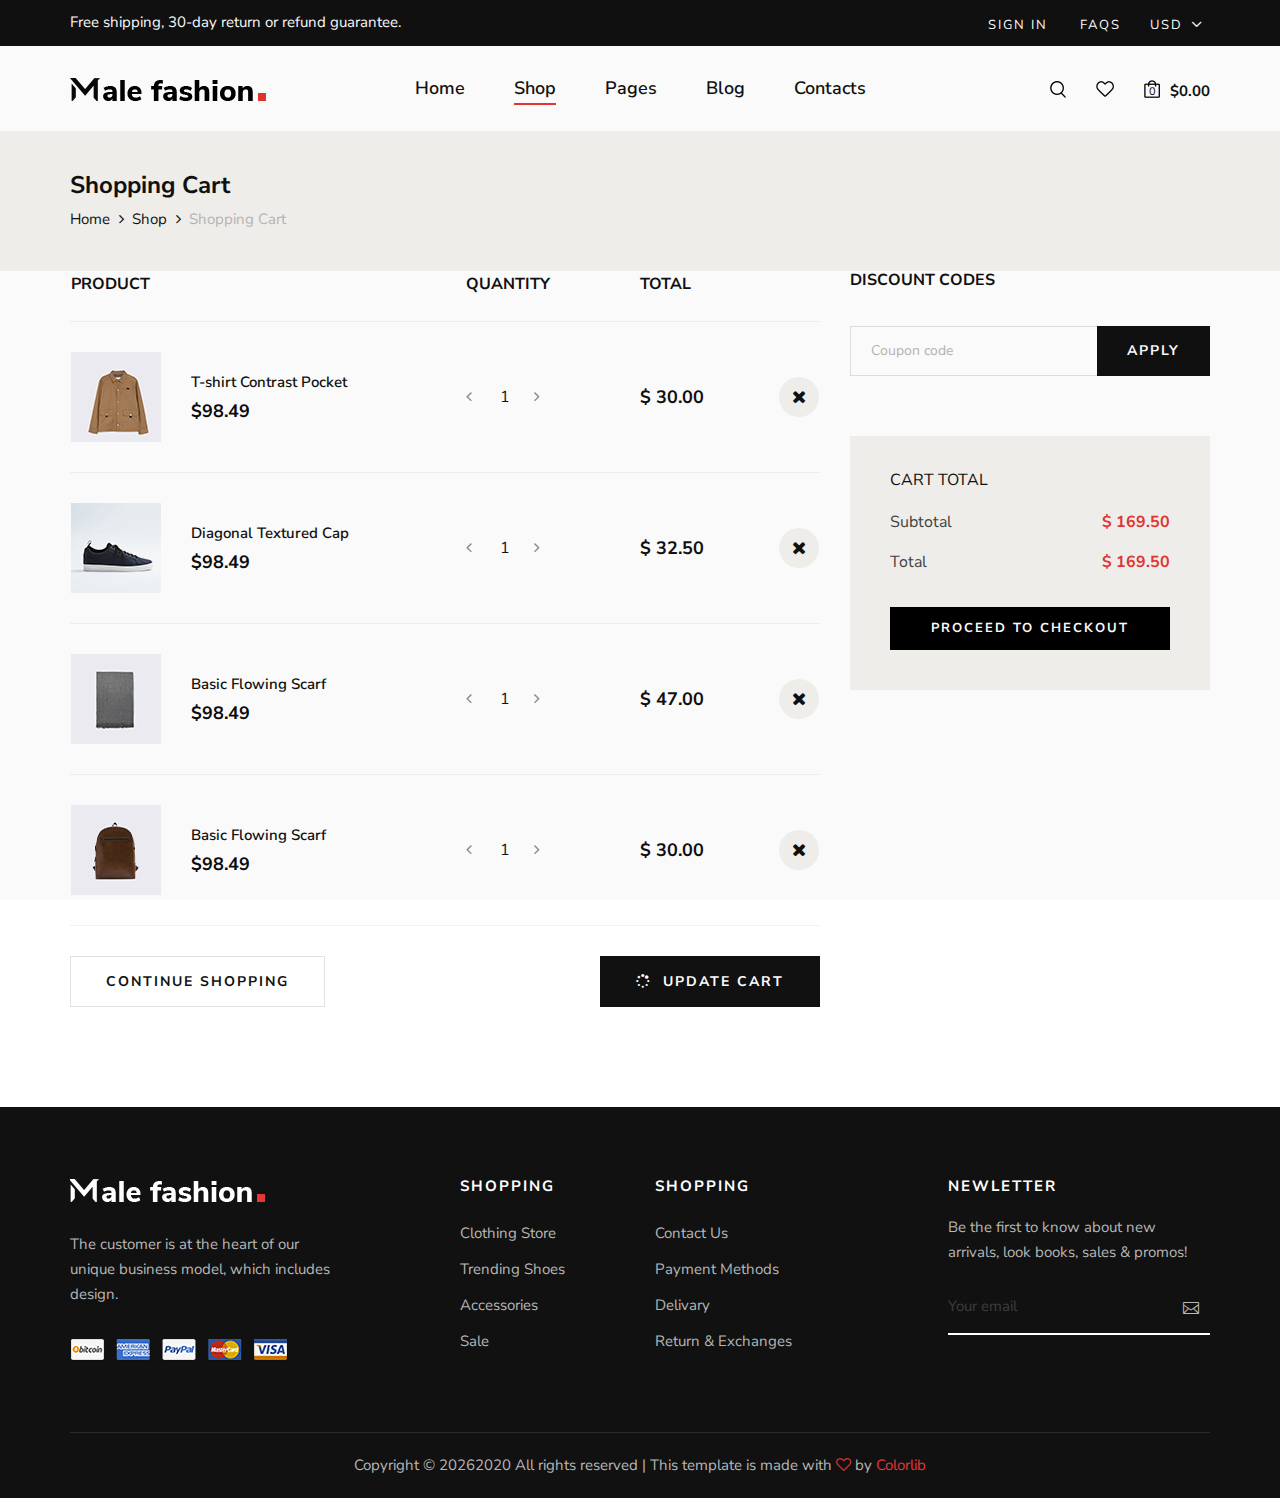
<file: shopping-cart.html>
<!DOCTYPE html>
<html lang="zxx">

<head>
    <meta charset="UTF-8">
    <meta name="description" content="Male_Fashion Template">
    <meta name="keywords" content="Male_Fashion, unica, creative, html">
    <meta name="viewport" content="width=device-width, initial-scale=1.0">
    <meta http-equiv="X-UA-Compatible" content="ie=edge">
    <title>Male-Fashion | Template</title>

    <!-- Google Font -->
    <link href="https://fonts.googleapis.com/css2?family=Nunito+Sans:wght@300;400;600;700;800;900&display=swap"
    rel="stylesheet">

    <!-- Css Styles -->
    <link rel="stylesheet" href="css/bootstrap.min.css" type="text/css">
    <link rel="stylesheet" href="css/font-awesome.min.css" type="text/css">
    <link rel="stylesheet" href="css/elegant-icons.css" type="text/css">
    <link rel="stylesheet" href="css/magnific-popup.css" type="text/css">
    <link rel="stylesheet" href="css/nice-select.css" type="text/css">
    <link rel="stylesheet" href="css/owl.carousel.min.css" type="text/css">
    <link rel="stylesheet" href="css/slicknav.min.css" type="text/css">
    <link rel="stylesheet" href="css/style.css" type="text/css">
</head>

<body>
    <!-- Page Preloder -->
    <div id="preloder">
        <div class="loader"></div>
    </div>

    <!-- Offcanvas Menu Begin -->
    <div class="offcanvas-menu-overlay"></div>
    <div class="offcanvas-menu-wrapper">
        <div class="offcanvas__option">
            <div class="offcanvas__links">
                <a href="#">Sign in</a>
                <a href="#">FAQs</a>
            </div>
            <div class="offcanvas__top__hover">
                <span>Usd <i class="arrow_carrot-down"></i></span>
                <ul>
                    <li>USD</li>
                    <li>EUR</li>
                    <li>USD</li>
                </ul>
            </div>
        </div>
        <div class="offcanvas__nav__option">
            <a href="#" class="search-switch"><img src="img/icon/search.png" alt=""></a>
            <a href="#"><img src="img/icon/heart.png" alt=""></a>
            <a href="#"><img src="img/icon/cart.png" alt=""> <span>0</span></a>
            <div class="price">$0.00</div>
        </div>
        <div id="mobile-menu-wrap"></div>
        <div class="offcanvas__text">
            <p>Free shipping, 30-day return or refund guarantee.</p>
        </div>
    </div>
    <!-- Offcanvas Menu End -->

    <!-- Header Section Begin -->
    <header class="header">
        <div class="header__top">
            <div class="container">
                <div class="row">
                    <div class="col-lg-6 col-md-7">
                        <div class="header__top__left">
                            <p>Free shipping, 30-day return or refund guarantee.</p>
                        </div>
                    </div>
                    <div class="col-lg-6 col-md-5">
                        <div class="header__top__right">
                            <div class="header__top__links">
                                <a href="#">Sign in</a>
                                <a href="#">FAQs</a>
                            </div>
                            <div class="header__top__hover">
                                <span>Usd <i class="arrow_carrot-down"></i></span>
                                <ul>
                                    <li>USD</li>
                                    <li>EUR</li>
                                    <li>USD</li>
                                </ul>
                            </div>
                        </div>
                    </div>
                </div>
            </div>
        </div>
        <div class="container">
            <div class="row">
                <div class="col-lg-3 col-md-3">
                    <div class="header__logo">
                        <a href="./index.html"><img src="img/logo.png" alt=""></a>
                    </div>
                </div>
                <div class="col-lg-6 col-md-6">
                    <nav class="header__menu mobile-menu">
                        <ul>
                            <li><a href="./index.html">Home</a></li>
                            <li class="active"><a href="./shop.html">Shop</a></li>
                            <li><a href="#">Pages</a>
                                <ul class="dropdown">
                                    <li><a href="./about.html">About Us</a></li>
                                    <li><a href="./shop-details.html">Shop Details</a></li>
                                    <li><a href="./shopping-cart.html">Shopping Cart</a></li>
                                    <li><a href="./checkout.html">Check Out</a></li>
                                    <li><a href="./blog-details.html">Blog Details</a></li>
                                </ul>
                            </li>
                            <li><a href="./blog.html">Blog</a></li>
                            <li><a href="./contact.html">Contacts</a></li>
                        </ul>
                    </nav>
                </div>
                <div class="col-lg-3 col-md-3">
                    <div class="header__nav__option">
                        <a href="#" class="search-switch"><img src="img/icon/search.png" alt=""></a>
                        <a href="#"><img src="img/icon/heart.png" alt=""></a>
                        <a href="#"><img src="img/icon/cart.png" alt=""> <span>0</span></a>
                        <div class="price">$0.00</div>
                    </div>
                </div>
            </div>
            <div class="canvas__open"><i class="fa fa-bars"></i></div>
        </div>
    </header>
    <!-- Header Section End -->

    <!-- Breadcrumb Section Begin -->
    <section class="breadcrumb-option">
        <div class="container">
            <div class="row">
                <div class="col-lg-12">
                    <div class="breadcrumb__text">
                        <h4>Shopping Cart</h4>
                        <div class="breadcrumb__links">
                            <a href="./index.html">Home</a>
                            <a href="./shop.html">Shop</a>
                            <span>Shopping Cart</span>
                        </div>
                    </div>
                </div>
            </div>
        </div>
    </section>
    <!-- Breadcrumb Section End -->

    <!-- Shopping Cart Section Begin -->
    <section class="shopping-cart spad">
        <div class="container">
            <div class="row">
                <div class="col-lg-8">
                    <div class="shopping__cart__table">
                        <table>
                            <thead>
                                <tr>
                                    <th>Product</th>
                                    <th>Quantity</th>
                                    <th>Total</th>
                                    <th></th>
                                </tr>
                            </thead>
                            <tbody>
                                <tr>
                                    <td class="product__cart__item">
                                        <div class="product__cart__item__pic">
                                            <img src="img/shopping-cart/cart-1.jpg" alt="">
                                        </div>
                                        <div class="product__cart__item__text">
                                            <h6>T-shirt Contrast Pocket</h6>
                                            <h5>$98.49</h5>
                                        </div>
                                    </td>
                                    <td class="quantity__item">
                                        <div class="quantity">
                                            <div class="pro-qty-2">
                                                <input type="text" value="1">
                                            </div>
                                        </div>
                                    </td>
                                    <td class="cart__price">$ 30.00</td>
                                    <td class="cart__close"><i class="fa fa-close"></i></td>
                                </tr>
                                <tr>
                                    <td class="product__cart__item">
                                        <div class="product__cart__item__pic">
                                            <img src="img/shopping-cart/cart-2.jpg" alt="">
                                        </div>
                                        <div class="product__cart__item__text">
                                            <h6>Diagonal Textured Cap</h6>
                                            <h5>$98.49</h5>
                                        </div>
                                    </td>
                                    <td class="quantity__item">
                                        <div class="quantity">
                                            <div class="pro-qty-2">
                                                <input type="text" value="1">
                                            </div>
                                        </div>
                                    </td>
                                    <td class="cart__price">$ 32.50</td>
                                    <td class="cart__close"><i class="fa fa-close"></i></td>
                                </tr>
                                <tr>
                                    <td class="product__cart__item">
                                        <div class="product__cart__item__pic">
                                            <img src="img/shopping-cart/cart-3.jpg" alt="">
                                        </div>
                                        <div class="product__cart__item__text">
                                            <h6>Basic Flowing Scarf</h6>
                                            <h5>$98.49</h5>
                                        </div>
                                    </td>
                                    <td class="quantity__item">
                                        <div class="quantity">
                                            <div class="pro-qty-2">
                                                <input type="text" value="1">
                                            </div>
                                        </div>
                                    </td>
                                    <td class="cart__price">$ 47.00</td>
                                    <td class="cart__close"><i class="fa fa-close"></i></td>
                                </tr>
                                <tr>
                                    <td class="product__cart__item">
                                        <div class="product__cart__item__pic">
                                            <img src="img/shopping-cart/cart-4.jpg" alt="">
                                        </div>
                                        <div class="product__cart__item__text">
                                            <h6>Basic Flowing Scarf</h6>
                                            <h5>$98.49</h5>
                                        </div>
                                    </td>
                                    <td class="quantity__item">
                                        <div class="quantity">
                                            <div class="pro-qty-2">
                                                <input type="text" value="1">
                                            </div>
                                        </div>
                                    </td>
                                    <td class="cart__price">$ 30.00</td>
                                    <td class="cart__close"><i class="fa fa-close"></i></td>
                                </tr>
                            </tbody>
                        </table>
                    </div>
                    <div class="row">
                        <div class="col-lg-6 col-md-6 col-sm-6">
                            <div class="continue__btn">
                                <a href="#">Continue Shopping</a>
                            </div>
                        </div>
                        <div class="col-lg-6 col-md-6 col-sm-6">
                            <div class="continue__btn update__btn">
                                <a href="#"><i class="fa fa-spinner"></i> Update cart</a>
                            </div>
                        </div>
                    </div>
                </div>
                <div class="col-lg-4">
                    <div class="cart__discount">
                        <h6>Discount codes</h6>
                        <form action="#">
                            <input type="text" placeholder="Coupon code">
                            <button type="submit">Apply</button>
                        </form>
                    </div>
                    <div class="cart__total">
                        <h6>Cart total</h6>
                        <ul>
                            <li>Subtotal <span>$ 169.50</span></li>
                            <li>Total <span>$ 169.50</span></li>
                        </ul>
                        <a href="#" class="primary-btn">Proceed to checkout</a>
                    </div>
                </div>
            </div>
        </div>
    </section>
    <!-- Shopping Cart Section End -->

    <!-- Footer Section Begin -->
    <footer class="footer">
        <div class="container">
            <div class="row">
                <div class="col-lg-3 col-md-6 col-sm-6">
                    <div class="footer__about">
                        <div class="footer__logo">
                            <a href="#"><img src="img/footer-logo.png" alt=""></a>
                        </div>
                        <p>The customer is at the heart of our unique business model, which includes design.</p>
                        <a href="#"><img src="img/payment.png" alt=""></a>
                    </div>
                </div>
                <div class="col-lg-2 offset-lg-1 col-md-3 col-sm-6">
                    <div class="footer__widget">
                        <h6>Shopping</h6>
                        <ul>
                            <li><a href="#">Clothing Store</a></li>
                            <li><a href="#">Trending Shoes</a></li>
                            <li><a href="#">Accessories</a></li>
                            <li><a href="#">Sale</a></li>
                        </ul>
                    </div>
                </div>
                <div class="col-lg-2 col-md-3 col-sm-6">
                    <div class="footer__widget">
                        <h6>Shopping</h6>
                        <ul>
                            <li><a href="#">Contact Us</a></li>
                            <li><a href="#">Payment Methods</a></li>
                            <li><a href="#">Delivary</a></li>
                            <li><a href="#">Return & Exchanges</a></li>
                        </ul>
                    </div>
                </div>
                <div class="col-lg-3 offset-lg-1 col-md-6 col-sm-6">
                    <div class="footer__widget">
                        <h6>NewLetter</h6>
                        <div class="footer__newslatter">
                            <p>Be the first to know about new arrivals, look books, sales & promos!</p>
                            <form action="#">
                                <input type="text" placeholder="Your email">
                                <button type="submit"><span class="icon_mail_alt"></span></button>
                            </form>
                        </div>
                    </div>
                </div>
            </div>
            <div class="row">
                <div class="col-lg-12 text-center">
                    <div class="footer__copyright__text">
                        <!-- Link back to Colorlib can't be removed. Template is licensed under CC BY 3.0. -->
                        <p>Copyright ©
                            <script>
                                document.write(new Date().getFullYear());
                            </script>2020
                            All rights reserved | This template is made with <i class="fa fa-heart-o"
                            aria-hidden="true"></i> by <a href="https://colorlib.com" target="_blank">Colorlib</a>
                        </p>
                        <!-- Link back to Colorlib can't be removed. Template is licensed under CC BY 3.0. -->
                    </div>
                </div>
            </div>
        </div>
    </footer>
    <!-- Footer Section End -->

    <!-- Search Begin -->
    <div class="search-model">
        <div class="h-100 d-flex align-items-center justify-content-center">
            <div class="search-close-switch">+</div>
            <form class="search-model-form">
                <input type="text" id="search-input" placeholder="Search here.....">
            </form>
        </div>
    </div>
    <!-- Search End -->

    <!-- Js Plugins -->
    <script src="js/jquery-3.3.1.min.js"></script>
    <script src="js/bootstrap.min.js"></script>
    <script src="js/jquery.nice-select.min.js"></script>
    <script src="js/jquery.nicescroll.min.js"></script>
    <script src="js/jquery.magnific-popup.min.js"></script>
    <script src="js/jquery.countdown.min.js"></script>
    <script src="js/jquery.slicknav.js"></script>
    <script src="js/mixitup.min.js"></script>
    <script src="js/owl.carousel.min.js"></script>
    <script src="js/main.js"></script>
</body>

</html>
</file>
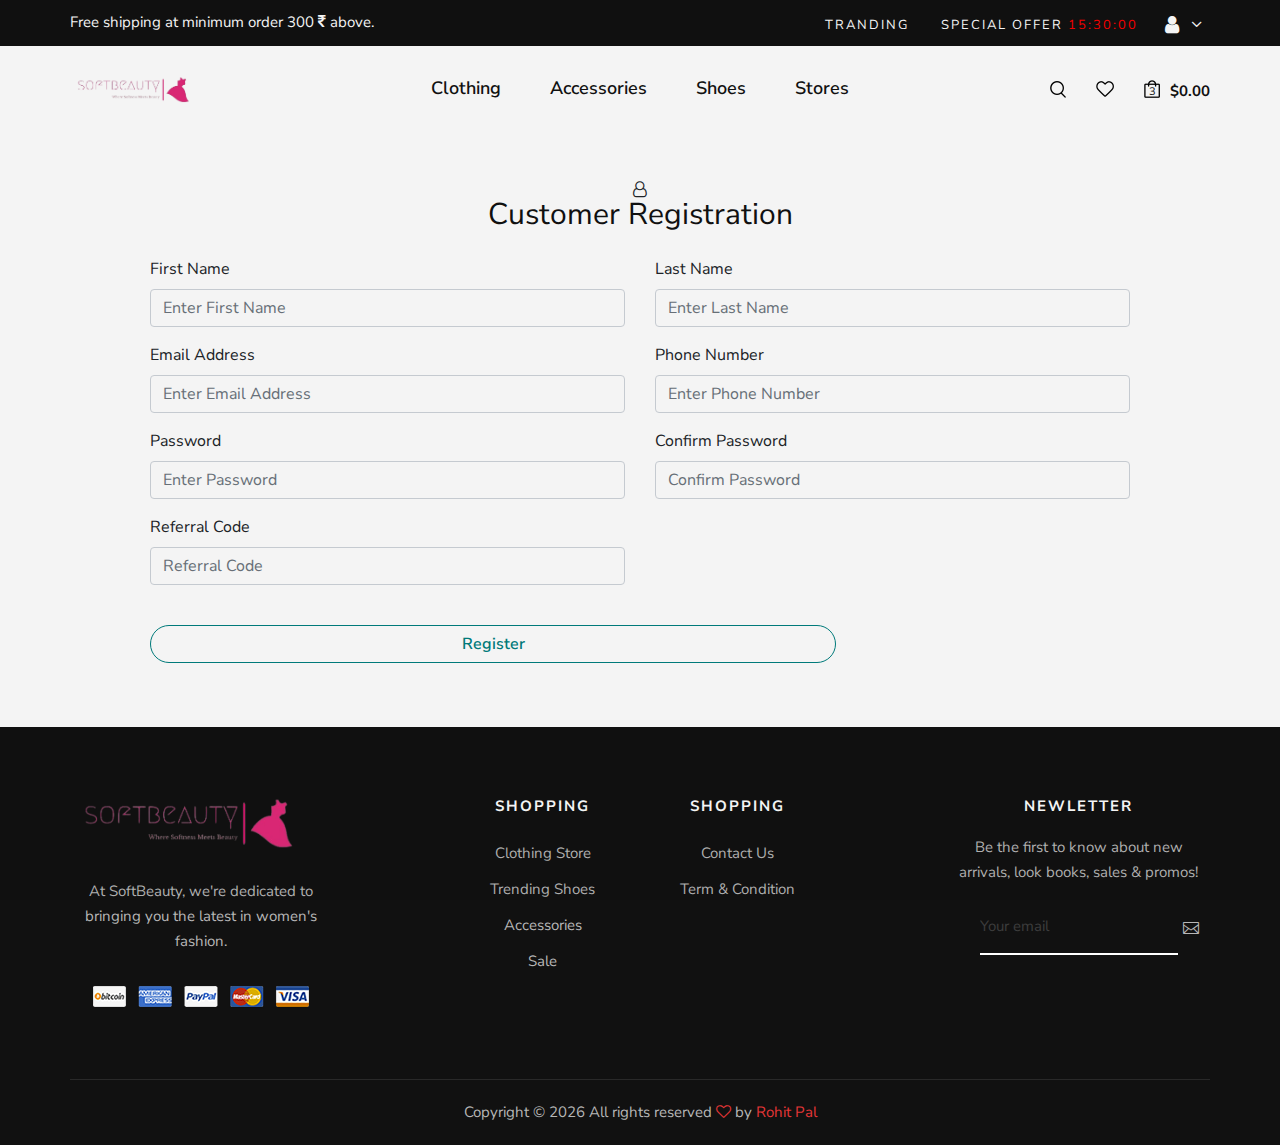
<file: signup.html>
<!DOCTYPE html>
<html lang="zxx">

<head>
    <meta charset="UTF-8">
    <meta name="description" content="Male_Fashion Template">
    <meta name="keywords" content="Male_Fashion, unica, creative, html">
    <meta name="viewport" content="width=device-width, initial-scale=1.0">
    <meta http-equiv="X-UA-Compatible" content="ie=edge">
    <title>SoftBeauty | Where Beauty Meet Softness</title>

    <!-- Google Font -->
    <link href="https://fonts.googleapis.com/css2?family=Nunito+Sans:wght@300;400;600;700;800;900&display=swap"
        rel="stylesheet">

    <!-- Css Styles -->
    <link rel="stylesheet" href="css/bootstrap.min.css" type="text/css">
    <link rel="stylesheet" href="css/font-awesome.min.css" type="text/css">
    <link rel="stylesheet" href="css/elegant-icons.css" type="text/css">
    <link rel="stylesheet" href="css/magnific-popup.css" type="text/css">
    <link rel="stylesheet" href="css/nice-select.css" type="text/css">
    <link rel="stylesheet" href="css/owl.carousel.min.css" type="text/css">
    <link rel="stylesheet" href="css/slicknav.min.css" type="text/css">
    <link rel="stylesheet" href="css/style.css" type="text/css">
</head>
<style>
    .main-content {
        width: 50%;
        border-radius: 20px;
        box-shadow: 0 5px 5px rgba(0, 0, 0, .4);
        margin: 5em auto;
        display: flex;
    }

    .company__info {
        background-color: #008080;
        border-top-left-radius: 20px;
        border-bottom-left-radius: 20px;
        display: flex;
        flex-direction: column;
        justify-content: center;
        color: #fff;
    }

    .fa-android {
        font-size: 3em;
    }

    @media screen and (max-width: 640px) {
        .main-content {
            width: 90%;
        }

        .company__info {
            display: none;
        }

        .login_form {
            border-top-left-radius: 20px;
            border-bottom-left-radius: 20px;
        }
    }

    @media screen and (min-width: 642px) and (max-width:800px) {
        .main-content {
            width: 70%;
        }
    }

    .row>h2 {
        color: #008080;
    }

    .login_form {
        background-color: #fff;
        border-top-right-radius: 20px;
        border-bottom-right-radius: 20px;
        border-top: 1px solid #ccc;
        border-right: 1px solid #ccc;
    }

    form {
        padding: 0 2em;
    }

    .form__input {
        width: 100%;
        border: 0px solid transparent;
        border-radius: 0;
        border-bottom: 1px solid #aaa;
        padding: 1em .5em .5em;
        padding-left: 2em;
        outline: none;
        margin: 1.5em auto;
        transition: all .5s ease;
    }

    .form__input:focus {
        border-bottom-color: #008080;
        box-shadow: 0 0 5px rgba(0, 80, 80, .4);
        border-radius: 4px;
    }

    .btn {
        transition: all .5s ease;
        width: 70%;
        border-radius: 30px;
        color: #008080;
        font-weight: 600;
        background-color: #fff;
        border: 1px solid #008080;
        margin-top: 1.5em;
        margin-bottom: 1em;
    }

    .btn:hover,
    .btn:focus {
        background-color: #008080;
        color: #fff;
    }
</style>

<body>
    <!-- Page Preloder -->
    <div id="preloder">
        <div class="loader"></div>
    </div>

    <!-- Offcanvas Menu Begin -->
    <div class="offcanvas-menu-overlay"></div>
    <div class="offcanvas-menu-wrapper">
        <div class="offcanvas__option">
            <div class="offcanvas__links">
                <a href="#">Sign in</a>
                <a href="#">FAQs</a>
            </div>
            <div class="offcanvas__top__hover">
                <span>Usd <i class="arrow_carrot-down"></i></span>
                <ul>
                    <li>USD</li>
                    <li>EUR</li>
                    <li>USD</li>
                </ul>
            </div>
        </div>
        <div class="offcanvas__nav__option">
            <a href="#" class="search-switch"><img src="img/icon/search.png" alt=""></a>
            <a href="#"><img src="img/icon/heart.png" alt=""></a>
            <a href="#"><img src="img/icon/cart.png" alt=""> <span>0</span></a>
            <div class="price">$0.00</div>
        </div>
        <div id="mobile-menu-wrap"></div>
        <div class="offcanvas__text">
            <p>Free shipping at minimum order 300 <i class="fa fa-inr"></i> above.</p>
        </div>
    </div>
    <!-- Offcanvas Menu End -->

    <!-- Header Section Begin -->
    <header class="header">
        <div class="header__top">
            <div class="container">
                <div class="row">
                    <div class="col-lg-6 col-md-7">
                        <div class="header__top__left">
                            <p>Free shipping at minimum order 300 <i class="fa fa-inr"></i> above.</p>
                        </div>
                    </div>
                    <div class="col-lg-6 col-md-5">
                        <div class="header__top__right">
                            <div class="header__top__links">
                                <a href="#">Tranding</a>
                                <a href="#">Special Offer <span style="color: red;">15:30:00</span></a>
                            </div>
                            <div class="header__top__hover">
                                <span><i class="fa fa-user"></i> <i class="arrow_carrot-down"></i></span>
                                <ul>
                                    <li> <a href="login.html">Login</a> </li>
                                    <li> <a href="signup.html">SignUp</a> </li>
                                </ul>
                            </div>
                        </div>
                    </div>
                </div>
            </div>
        </div>
        <div class="container">
            <div class="row">
                <div class="col-lg-3 col-md-3">
                    <div class="header__logo">
                        <a href="./index.html"><img src="img/logo-bg.png" width="140px" alt=""></a>
                    </div>
                </div>
                <div class="col-lg-6 col-md-6">
                    <nav class="header__menu mobile-menu">
                        <ul>
                            <!-- <li class="active"><a href="./index.html">Shop</a></li> -->
                            <li><a href="shop.html">Clothing</a>
                                <ul class="dropdown">
                                    <li><a href="shop.html">Saree</a></li>
                                    <li><a href="shop.html">Lehenga</a></li>
                                    <li><a href="shop.html">Kurti</a></li>
                                    <li><a href="shop.html">Anarkali</a></li>
                                    <li><a href="shop.html">Gown</a></li>
                                    <li><a href="shop.html">Lehenga Choli</a></li>
                                    <li><a href="shop.html">Jacket</a></li>
                                    <li><a href="shop.html">Western Special</a></li>
                                    <li><a href="shop.html">All</a></li>
                                </ul>
                            </li>
                            <li><a href="shop.html">Accessories</a>
                                <ul class="dropdown">
                                    <li><a href="shop.html">Sunglasses</a></li>
                                    <li><a href="shop.html">Belts</a></li>
                                    <li><a href="shop.html">Purse/Bag</a></li>
                                    <li><a href="shop.html">All</a></li>
                                </ul>
                            </li>
                            <li><a href="shop.html">Shoes</a>
                                <ul class="dropdown">
                                    <li><a href="shop.html">Loafers</a></li>
                                    <li><a href="shop.html">Pumps</a></li>
                                    <li><a href="shop.html">Heels</a></li>
                                    <li><a href="shop.html">Flats</a></li>
                                    <li><a href="shop.html">All</a></li>
                                </ul>
                            </li>
                            <li><a href="shop.html">Stores</a></li>
                        </ul>

                    </nav>
                </div>
                <div class="col-lg-3 col-md-3">
                    <div class="header__nav__option">
                        <a href="#" class="search-switch"><img src="img/icon/search.png" alt=""></a>
                        <a href="#"><img src="img/icon/heart.png" alt=""></a>
                        <a href="#"><img src="img/icon/cart.png" alt=""> <span>3</span></a>
                        <div class="price">$0.00</div>
                    </div>
                </div>
            </div>
            <div class="canvas__open"><i class="fa fa-bars"></i></div>
        </div>
    </header>
    <!-- Header Section End -->
    <section class="ftco-section">
        <div class="container">
            <div class="row justify-content-center">
                <div class="col-md-12">
                    <div class="login-wrap p-4 p-md-5">
                        <div class="icon d-flex align-items-center justify-content-center">
                            <span class="fa fa-user-o"></span>
                        </div>
                        <h3 class="text-center mb-4">Customer Registration</h3>
                        <form action="#" class="registration-form">
                            <div class="row">
                                <div class="col-md-6">
                                    <div class="form-group">
                                        <label for="firstName">First Name</label>
                                        <input type="text" class="form-control" id="firstName"
                                            placeholder="Enter First Name" required>
                                    </div>
                                </div>
                                <div class="col-lg-6">
                                    <div class="form-group">
                                        <label for="lastName">Last Name</label>
                                        <input type="text" class="form-control" id="lastName"
                                            placeholder="Enter Last Name" required>
                                    </div>
                                </div>
                                <div class="col-lg-6">
                                    <div class="form-group">
                                        <label for="email">Email Address</label>
                                        <input type="email" class="form-control" id="email"
                                            placeholder="Enter Email Address" required>
                                    </div>
                                </div>
                                <div class="col-lg-6">
                                    <div class="form-group">
                                        <label for="phoneNumber">Phone Number</label>
                                        <input type="tel" class="form-control" id="phoneNumber"
                                            placeholder="Enter Phone Number">
                                    </div>
                                </div>
                                <div class="col-md-6">
                                    <div class="form-group">
                                        <label for="password">Password</label>
                                        <input type="password" class="form-control" id="password"
                                            placeholder="Enter Password" required>
                                    </div>
                                  
                                </div>
                                <div class="col-md-6">
                                 
                                    <div class="form-group">
                                        <label for="confirmPassword">Confirm Password</label>
                                        <input type="password" class="form-control" id="confirmPassword"
                                            placeholder="Confirm Password" required>
                                    </div>
                                </div>
                                <div class="col-md-6">
                                 
                                    <div class="form-group">
                                        <label for="confirmPassword">Referral Code</label>
                                        <input type="text" class="form-control" id="confirmPassword"
                                            placeholder="Referral Code" required>
                                    </div>
                                </div>
                            </div>
                            <button type="submit" class="btn btn-primary btn-block">Register</button>
                        </form>


                    </div>
                </div>
            </div>
        </div>
    </section>


    <!-- Footer Section Begin -->
    <footer class="container-fluid text-center footer">
        <div class="container">
            <div class="row">
                <div class="col-lg-3 col-md-6 col-sm-6">
                    <div class="footer__about">
                        <div class="footer__logo">
                            <a href="#"><img src="img/logo-bg.png" alt=""></a>
                        </div>
                        <p>At SoftBeauty, we're dedicated to bringing you the latest in women's fashion.</p>
                        <a href="#"><img src="img/payment.png" alt=""></a>
                    </div>
                </div>
                <div class="col-lg-2 offset-lg-1 col-md-3 col-sm-6">
                    <div class="footer__widget">
                        <h6>Shopping</h6>
                        <ul>
                            <li><a href="#">Clothing Store</a></li>
                            <li><a href="#">Trending Shoes</a></li>
                            <li><a href="#">Accessories</a></li>
                            <li><a href="#">Sale</a></li>
                        </ul>
                    </div>
                </div>
                <div class="col-lg-2 col-md-3 col-sm-6">
                    <div class="footer__widget">
                        <h6>Shopping</h6>
                        <ul>
                            <li><a href="contact.html">Contact Us</a></li>
                            <!-- <li><a href="#">Payment Methods</a></li> -->
                            <!-- <li><a href="#">Delivary</a></li   > -->
                            <li><a href="#">Term & Condition</a></li>
                        </ul>
                    </div>
                </div>
                <div class="col-lg-3 offset-lg-1 col-md-6 col-sm-6">
                    <div class="footer__widget">
                        <h6>NewLetter</h6>
                        <div class="footer__newslatter">
                            <p>Be the first to know about new arrivals, look books, sales & promos!</p>
                            <form action="#">
                                <input type="text" placeholder="Your email">
                                <button type="submit"><span class="icon_mail_alt"></span></button>
                            </form>
                        </div>
                    </div>
                </div>
            </div>
            <div class="row">
                <div class="col-lg-12 text-center">
                    <div class="footer__copyright__text">
                        <!-- Link back to Colorlib can't be removed. Template is licensed under CC BY 3.0. -->
                        <p>Copyright ©
                            <script>
                                document.write(new Date().getFullYear());
                            </script>
                            All rights reserved <i class="fa fa-heart-o" aria-hidden="true"></i> by <a href="#"
                                target="_blank">Rohit Pal</a>
                        </p>
                        <!-- Link back to Colorlib can't be removed. Template is licensed under CC BY 3.0. -->
                    </div>
                </div>
            </div>
        </div>
    </footer>
    <!-- Footer Section End -->



    <!-- Search Begin -->
    <div class="search-model">
        <div class="h-100 d-flex align-items-center justify-content-center">
            <div class="search-close-switch">+</div>
            <form class="search-model-form">
                <input type="text" id="search-input" placeholder="Search here.....">
            </form>
        </div>
    </div>
    <!-- Search End -->

    <!-- Js Plugins -->
    <script src="js/jquery-3.3.1.min.js"></script>
    <script src="js/bootstrap.min.js"></script>
    <script src="js/jquery.nice-select.min.js"></script>
    <script src="js/jquery.nicescroll.min.js"></script>
    <script src="js/jquery.magnific-popup.min.js"></script>
    <script src="js/jquery.countdown.min.js"></script>
    <script src="js/jquery.slicknav.js"></script>
    <script src="js/mixitup.min.js"></script>
    <script src="js/owl.carousel.min.js"></script>
    <script src="js/main.js"></script>
</body>

</html>
</file>
<file: css/elegant-icons.css>
@font-face {
	font-family: 'ElegantIcons';
	src:url('../fonts/ElegantIcons.eot');
	src:url('../fonts/ElegantIcons.eot?#iefix') format('embedded-opentype'),
		url('../fonts/ElegantIcons.woff') format('woff'),
		url('../fonts/ElegantIcons.ttf') format('truetype'),
		url('../fonts/ElegantIcons.svg#ElegantIcons') format('svg');
	font-weight: normal;
	font-style: normal;
}

/* Use the following CSS code if you want to use data attributes for inserting your icons */
[data-icon]:before {
	font-family: 'ElegantIcons';
	content: attr(data-icon);
	speak: none;
	font-weight: normal;
	font-variant: normal;
	text-transform: none;
	line-height: 1;
	-webkit-font-smoothing: antialiased;
	-moz-osx-font-smoothing: grayscale;
}

/* Use the following CSS code if you want to have a class per icon */
/*
Instead of a list of all class selectors,
you can use the generic selector below, but it's slower:
[class*="your-class-prefix"] {
*/
.arrow_up, .arrow_down, .arrow_left, .arrow_right, .arrow_left-up, .arrow_right-up, .arrow_right-down, .arrow_left-down, .arrow-up-down, .arrow_up-down_alt, .arrow_left-right_alt, .arrow_left-right, .arrow_expand_alt2, .arrow_expand_alt, .arrow_condense, .arrow_expand, .arrow_move, .arrow_carrot-up, .arrow_carrot-down, .arrow_carrot-left, .arrow_carrot-right, .arrow_carrot-2up, .arrow_carrot-2down, .arrow_carrot-2left, .arrow_carrot-2right, .arrow_carrot-up_alt2, .arrow_carrot-down_alt2, .arrow_carrot-left_alt2, .arrow_carrot-right_alt2, .arrow_carrot-2up_alt2, .arrow_carrot-2down_alt2, .arrow_carrot-2left_alt2, .arrow_carrot-2right_alt2, .arrow_triangle-up, .arrow_triangle-down, .arrow_triangle-left, .arrow_triangle-right, .arrow_triangle-up_alt2, .arrow_triangle-down_alt2, .arrow_triangle-left_alt2, .arrow_triangle-right_alt2, .arrow_back, .icon_minus-06, .icon_plus, .icon_close, .icon_check, .icon_minus_alt2, .icon_plus_alt2, .icon_close_alt2, .icon_check_alt2, .icon_zoom-out_alt, .icon_zoom-in_alt, .icon_search, .icon_box-empty, .icon_box-selected, .icon_minus-box, .icon_plus-box, .icon_box-checked, .icon_circle-empty, .icon_circle-slelected, .icon_stop_alt2, .icon_stop, .icon_pause_alt2, .icon_pause, .icon_menu, .icon_menu-square_alt2, .icon_menu-circle_alt2, .icon_ul, .icon_ol, .icon_adjust-horiz, .icon_adjust-vert, .icon_document_alt, .icon_documents_alt, .icon_pencil, .icon_pencil-edit_alt, .icon_pencil-edit, .icon_folder-alt, .icon_folder-open_alt, .icon_folder-add_alt, .icon_info_alt, .icon_error-oct_alt, .icon_error-circle_alt, .icon_error-triangle_alt, .icon_question_alt2, .icon_question, .icon_comment_alt, .icon_chat_alt, .icon_vol-mute_alt, .icon_volume-low_alt, .icon_volume-high_alt, .icon_quotations, .icon_quotations_alt2, .icon_clock_alt, .icon_lock_alt, .icon_lock-open_alt, .icon_key_alt, .icon_cloud_alt, .icon_cloud-upload_alt, .icon_cloud-download_alt, .icon_image, .icon_images, .icon_lightbulb_alt, .icon_gift_alt, .icon_house_alt, .icon_genius, .icon_mobile, .icon_tablet, .icon_laptop, .icon_desktop, .icon_camera_alt, .icon_mail_alt, .icon_cone_alt, .icon_ribbon_alt, .icon_bag_alt, .icon_creditcard, .icon_cart_alt, .icon_paperclip, .icon_tag_alt, .icon_tags_alt, .icon_trash_alt, .icon_cursor_alt, .icon_mic_alt, .icon_compass_alt, .icon_pin_alt, .icon_pushpin_alt, .icon_map_alt, .icon_drawer_alt, .icon_toolbox_alt, .icon_book_alt, .icon_calendar, .icon_film, .icon_table, .icon_contacts_alt, .icon_headphones, .icon_lifesaver, .icon_piechart, .icon_refresh, .icon_link_alt, .icon_link, .icon_loading, .icon_blocked, .icon_archive_alt, .icon_heart_alt, .icon_star_alt, .icon_star-half_alt, .icon_star, .icon_star-half, .icon_tools, .icon_tool, .icon_cog, .icon_cogs, .arrow_up_alt, .arrow_down_alt, .arrow_left_alt, .arrow_right_alt, .arrow_left-up_alt, .arrow_right-up_alt, .arrow_right-down_alt, .arrow_left-down_alt, .arrow_condense_alt, .arrow_expand_alt3, .arrow_carrot_up_alt, .arrow_carrot-down_alt, .arrow_carrot-left_alt, .arrow_carrot-right_alt, .arrow_carrot-2up_alt, .arrow_carrot-2dwnn_alt, .arrow_carrot-2left_alt, .arrow_carrot-2right_alt, .arrow_triangle-up_alt, .arrow_triangle-down_alt, .arrow_triangle-left_alt, .arrow_triangle-right_alt, .icon_minus_alt, .icon_plus_alt, .icon_close_alt, .icon_check_alt, .icon_zoom-out, .icon_zoom-in, .icon_stop_alt, .icon_menu-square_alt, .icon_menu-circle_alt, .icon_document, .icon_documents, .icon_pencil_alt, .icon_folder, .icon_folder-open, .icon_folder-add, .icon_folder_upload, .icon_folder_download, .icon_info, .icon_error-circle, .icon_error-oct, .icon_error-triangle, .icon_question_alt, .icon_comment, .icon_chat, .icon_vol-mute, .icon_volume-low, .icon_volume-high, .icon_quotations_alt, .icon_clock, .icon_lock, .icon_lock-open, .icon_key, .icon_cloud, .icon_cloud-upload, .icon_cloud-download, .icon_lightbulb, .icon_gift, .icon_house, .icon_camera, .icon_mail, .icon_cone, .icon_ribbon, .icon_bag, .icon_cart, .icon_tag, .icon_tags, .icon_trash, .icon_cursor, .icon_mic, .icon_compass, .icon_pin, .icon_pushpin, .icon_map, .icon_drawer, .icon_toolbox, .icon_book, .icon_contacts, .icon_archive, .icon_heart, .icon_profile, .icon_group, .icon_grid-2x2, .icon_grid-3x3, .icon_music, .icon_pause_alt, .icon_phone, .icon_upload, .icon_download, .social_facebook, .social_twitter, .social_pinterest, .social_googleplus, .social_tumblr, .social_tumbleupon, .social_wordpress, .social_instagram, .social_dribbble, .social_vimeo, .social_linkedin, .social_rss, .social_deviantart, .social_share, .social_myspace, .social_skype, .social_youtube, .social_picassa, .social_googledrive, .social_flickr, .social_blogger, .social_spotify, .social_delicious, .social_facebook_circle, .social_twitter_circle, .social_pinterest_circle, .social_googleplus_circle, .social_tumblr_circle, .social_stumbleupon_circle, .social_wordpress_circle, .social_instagram_circle, .social_dribbble_circle, .social_vimeo_circle, .social_linkedin_circle, .social_rss_circle, .social_deviantart_circle, .social_share_circle, .social_myspace_circle, .social_skype_circle, .social_youtube_circle, .social_picassa_circle, .social_googledrive_alt2, .social_flickr_circle, .social_blogger_circle, .social_spotify_circle, .social_delicious_circle, .social_facebook_square, .social_twitter_square, .social_pinterest_square, .social_googleplus_square, .social_tumblr_square, .social_stumbleupon_square, .social_wordpress_square, .social_instagram_square, .social_dribbble_square, .social_vimeo_square, .social_linkedin_square, .social_rss_square, .social_deviantart_square, .social_share_square, .social_myspace_square, .social_skype_square, .social_youtube_square, .social_picassa_square, .social_googledrive_square, .social_flickr_square, .social_blogger_square, .social_spotify_square, .social_delicious_square, .icon_printer, .icon_calulator, .icon_building, .icon_floppy, .icon_drive, .icon_search-2, .icon_id, .icon_id-2, .icon_puzzle, .icon_like, .icon_dislike, .icon_mug, .icon_currency, .icon_wallet, .icon_pens, .icon_easel, .icon_flowchart, .icon_datareport, .icon_briefcase, .icon_shield, .icon_percent, .icon_globe, .icon_globe-2, .icon_target, .icon_hourglass, .icon_balance, .icon_rook, .icon_printer-alt, .icon_calculator_alt, .icon_building_alt, .icon_floppy_alt, .icon_drive_alt, .icon_search_alt, .icon_id_alt, .icon_id-2_alt, .icon_puzzle_alt, .icon_like_alt, .icon_dislike_alt, .icon_mug_alt, .icon_currency_alt, .icon_wallet_alt, .icon_pens_alt, .icon_easel_alt, .icon_flowchart_alt, .icon_datareport_alt, .icon_briefcase_alt, .icon_shield_alt, .icon_percent_alt, .icon_globe_alt, .icon_clipboard {
	font-family: 'ElegantIcons';
	speak: none;
	font-style: normal;
	font-weight: normal;
	font-variant: normal;
	text-transform: none;
	line-height: 1;
	-webkit-font-smoothing: antialiased;
}
.arrow_up:before {
	content: "\21";
}
.arrow_down:before {
	content: "\22";
}
.arrow_left:before {
	content: "\23";
}
.arrow_right:before {
	content: "\24";
}
.arrow_left-up:before {
	content: "\25";
}
.arrow_right-up:before {
	content: "\26";
}
.arrow_right-down:before {
	content: "\27";
}
.arrow_left-down:before {
	content: "\28";
}
.arrow-up-down:before {
	content: "\29";
}
.arrow_up-down_alt:before {
	content: "\2a";
}
.arrow_left-right_alt:before {
	content: "\2b";
}
.arrow_left-right:before {
	content: "\2c";
}
.arrow_expand_alt2:before {
	content: "\2d";
}
.arrow_expand_alt:before {
	content: "\2e";
}
.arrow_condense:before {
	content: "\2f";
}
.arrow_expand:before {
	content: "\30";
}
.arrow_move:before {
	content: "\31";
}
.arrow_carrot-up:before {
	content: "\32";
}
.arrow_carrot-down:before {
	content: "\33";
}
.arrow_carrot-left:before {
	content: "\34";
}
.arrow_carrot-right:before {
	content: "\35";
}
.arrow_carrot-2up:before {
	content: "\36";
}
.arrow_carrot-2down:before {
	content: "\37";
}
.arrow_carrot-2left:before {
	content: "\38";
}
.arrow_carrot-2right:before {
	content: "\39";
}
.arrow_carrot-up_alt2:before {
	content: "\3a";
}
.arrow_carrot-down_alt2:before {
	content: "\3b";
}
.arrow_carrot-left_alt2:before {
	content: "\3c";
}
.arrow_carrot-right_alt2:before {
	content: "\3d";
}
.arrow_carrot-2up_alt2:before {
	content: "\3e";
}
.arrow_carrot-2down_alt2:before {
	content: "\3f";
}
.arrow_carrot-2left_alt2:before {
	content: "\40";
}
.arrow_carrot-2right_alt2:before {
	content: "\41";
}
.arrow_triangle-up:before {
	content: "\42";
}
.arrow_triangle-down:before {
	content: "\43";
}
.arrow_triangle-left:before {
	content: "\44";
}
.arrow_triangle-right:before {
	content: "\45";
}
.arrow_triangle-up_alt2:before {
	content: "\46";
}
.arrow_triangle-down_alt2:before {
	content: "\47";
}
.arrow_triangle-left_alt2:before {
	content: "\48";
}
.arrow_triangle-right_alt2:before {
	content: "\49";
}
.arrow_back:before {
	content: "\4a";
}
.icon_minus-06:before {
	content: "\4b";
}
.icon_plus:before {
	content: "\4c";
}
.icon_close:before {
	content: "\4d";
}
.icon_check:before {
	content: "\4e";
}
.icon_minus_alt2:before {
	content: "\4f";
}
.icon_plus_alt2:before {
	content: "\50";
}
.icon_close_alt2:before {
	content: "\51";
}
.icon_check_alt2:before {
	content: "\52";
}
.icon_zoom-out_alt:before {
	content: "\53";
}
.icon_zoom-in_alt:before {
	content: "\54";
}
.icon_search:before {
	content: "\55";
}
.icon_box-empty:before {
	content: "\56";
}
.icon_box-selected:before {
	content: "\57";
}
.icon_minus-box:before {
	content: "\58";
}
.icon_plus-box:before {
	content: "\59";
}
.icon_box-checked:before {
	content: "\5a";
}
.icon_circle-empty:before {
	content: "\5b";
}
.icon_circle-slelected:before {
	content: "\5c";
}
.icon_stop_alt2:before {
	content: "\5d";
}
.icon_stop:before {
	content: "\5e";
}
.icon_pause_alt2:before {
	content: "\5f";
}
.icon_pause:before {
	content: "\60";
}
.icon_menu:before {
	content: "\61";
}
.icon_menu-square_alt2:before {
	content: "\62";
}
.icon_menu-circle_alt2:before {
	content: "\63";
}
.icon_ul:before {
	content: "\64";
}
.icon_ol:before {
	content: "\65";
}
.icon_adjust-horiz:before {
	content: "\66";
}
.icon_adjust-vert:before {
	content: "\67";
}
.icon_document_alt:before {
	content: "\68";
}
.icon_documents_alt:before {
	content: "\69";
}
.icon_pencil:before {
	content: "\6a";
}
.icon_pencil-edit_alt:before {
	content: "\6b";
}
.icon_pencil-edit:before {
	content: "\6c";
}
.icon_folder-alt:before {
	content: "\6d";
}
.icon_folder-open_alt:before {
	content: "\6e";
}
.icon_folder-add_alt:before {
	content: "\6f";
}
.icon_info_alt:before {
	content: "\70";
}
.icon_error-oct_alt:before {
	content: "\71";
}
.icon_error-circle_alt:before {
	content: "\72";
}
.icon_error-triangle_alt:before {
	content: "\73";
}
.icon_question_alt2:before {
	content: "\74";
}
.icon_question:before {
	content: "\75";
}
.icon_comment_alt:before {
	content: "\76";
}
.icon_chat_alt:before {
	content: "\77";
}
.icon_vol-mute_alt:before {
	content: "\78";
}
.icon_volume-low_alt:before {
	content: "\79";
}
.icon_volume-high_alt:before {
	content: "\7a";
}
.icon_quotations:before {
	content: "\7b";
}
.icon_quotations_alt2:before {
	content: "\7c";
}
.icon_clock_alt:before {
	content: "\7d";
}
.icon_lock_alt:before {
	content: "\7e";
}
.icon_lock-open_alt:before {
	content: "\e000";
}
.icon_key_alt:before {
	content: "\e001";
}
.icon_cloud_alt:before {
	content: "\e002";
}
.icon_cloud-upload_alt:before {
	content: "\e003";
}
.icon_cloud-download_alt:before {
	content: "\e004";
}
.icon_image:before {
	content: "\e005";
}
.icon_images:before {
	content: "\e006";
}
.icon_lightbulb_alt:before {
	content: "\e007";
}
.icon_gift_alt:before {
	content: "\e008";
}
.icon_house_alt:before {
	content: "\e009";
}
.icon_genius:before {
	content: "\e00a";
}
.icon_mobile:before {
	content: "\e00b";
}
.icon_tablet:before {
	content: "\e00c";
}
.icon_laptop:before {
	content: "\e00d";
}
.icon_desktop:before {
	content: "\e00e";
}
.icon_camera_alt:before {
	content: "\e00f";
}
.icon_mail_alt:before {
	content: "\e010";
}
.icon_cone_alt:before {
	content: "\e011";
}
.icon_ribbon_alt:before {
	content: "\e012";
}
.icon_bag_alt:before {
	content: "\e013";
}
.icon_creditcard:before {
	content: "\e014";
}
.icon_cart_alt:before {
	content: "\e015";
}
.icon_paperclip:before {
	content: "\e016";
}
.icon_tag_alt:before {
	content: "\e017";
}
.icon_tags_alt:before {
	content: "\e018";
}
.icon_trash_alt:before {
	content: "\e019";
}
.icon_cursor_alt:before {
	content: "\e01a";
}
.icon_mic_alt:before {
	content: "\e01b";
}
.icon_compass_alt:before {
	content: "\e01c";
}
.icon_pin_alt:before {
	content: "\e01d";
}
.icon_pushpin_alt:before {
	content: "\e01e";
}
.icon_map_alt:before {
	content: "\e01f";
}
.icon_drawer_alt:before {
	content: "\e020";
}
.icon_toolbox_alt:before {
	content: "\e021";
}
.icon_book_alt:before {
	content: "\e022";
}
.icon_calendar:before {
	content: "\e023";
}
.icon_film:before {
	content: "\e024";
}
.icon_table:before {
	content: "\e025";
}
.icon_contacts_alt:before {
	content: "\e026";
}
.icon_headphones:before {
	content: "\e027";
}
.icon_lifesaver:before {
	content: "\e028";
}
.icon_piechart:before {
	content: "\e029";
}
.icon_refresh:before {
	content: "\e02a";
}
.icon_link_alt:before {
	content: "\e02b";
}
.icon_link:before {
	content: "\e02c";
}
.icon_loading:before {
	content: "\e02d";
}
.icon_blocked:before {
	content: "\e02e";
}
.icon_archive_alt:before {
	content: "\e02f";
}
.icon_heart_alt:before {
	content: "\e030";
}
.icon_star_alt:before {
	content: "\e031";
}
.icon_star-half_alt:before {
	content: "\e032";
}
.icon_star:before {
	content: "\e033";
}
.icon_star-half:before {
	content: "\e034";
}
.icon_tools:before {
	content: "\e035";
}
.icon_tool:before {
	content: "\e036";
}
.icon_cog:before {
	content: "\e037";
}
.icon_cogs:before {
	content: "\e038";
}
.arrow_up_alt:before {
	content: "\e039";
}
.arrow_down_alt:before {
	content: "\e03a";
}
.arrow_left_alt:before {
	content: "\e03b";
}
.arrow_right_alt:before {
	content: "\e03c";
}
.arrow_left-up_alt:before {
	content: "\e03d";
}
.arrow_right-up_alt:before {
	content: "\e03e";
}
.arrow_right-down_alt:before {
	content: "\e03f";
}
.arrow_left-down_alt:before {
	content: "\e040";
}
.arrow_condense_alt:before {
	content: "\e041";
}
.arrow_expand_alt3:before {
	content: "\e042";
}
.arrow_carrot_up_alt:before {
	content: "\e043";
}
.arrow_carrot-down_alt:before {
	content: "\e044";
}
.arrow_carrot-left_alt:before {
	content: "\e045";
}
.arrow_carrot-right_alt:before {
	content: "\e046";
}
.arrow_carrot-2up_alt:before {
	content: "\e047";
}
.arrow_carrot-2dwnn_alt:before {
	content: "\e048";
}
.arrow_carrot-2left_alt:before {
	content: "\e049";
}
.arrow_carrot-2right_alt:before {
	content: "\e04a";
}
.arrow_triangle-up_alt:before {
	content: "\e04b";
}
.arrow_triangle-down_alt:before {
	content: "\e04c";
}
.arrow_triangle-left_alt:before {
	content: "\e04d";
}
.arrow_triangle-right_alt:before {
	content: "\e04e";
}
.icon_minus_alt:before {
	content: "\e04f";
}
.icon_plus_alt:before {
	content: "\e050";
}
.icon_close_alt:before {
	content: "\e051";
}
.icon_check_alt:before {
	content: "\e052";
}
.icon_zoom-out:before {
	content: "\e053";
}
.icon_zoom-in:before {
	content: "\e054";
}
.icon_stop_alt:before {
	content: "\e055";
}
.icon_menu-square_alt:before {
	content: "\e056";
}
.icon_menu-circle_alt:before {
	content: "\e057";
}
.icon_document:before {
	content: "\e058";
}
.icon_documents:before {
	content: "\e059";
}
.icon_pencil_alt:before {
	content: "\e05a";
}
.icon_folder:before {
	content: "\e05b";
}
.icon_folder-open:before {
	content: "\e05c";
}
.icon_folder-add:before {
	content: "\e05d";
}
.icon_folder_upload:before {
	content: "\e05e";
}
.icon_folder_download:before {
	content: "\e05f";
}
.icon_info:before {
	content: "\e060";
}
.icon_error-circle:before {
	content: "\e061";
}
.icon_error-oct:before {
	content: "\e062";
}
.icon_error-triangle:before {
	content: "\e063";
}
.icon_question_alt:before {
	content: "\e064";
}
.icon_comment:before {
	content: "\e065";
}
.icon_chat:before {
	content: "\e066";
}
.icon_vol-mute:before {
	content: "\e067";
}
.icon_volume-low:before {
	content: "\e068";
}
.icon_volume-high:before {
	content: "\e069";
}
.icon_quotations_alt:before {
	content: "\e06a";
}
.icon_clock:before {
	content: "\e06b";
}
.icon_lock:before {
	content: "\e06c";
}
.icon_lock-open:before {
	content: "\e06d";
}
.icon_key:before {
	content: "\e06e";
}
.icon_cloud:before {
	content: "\e06f";
}
.icon_cloud-upload:before {
	content: "\e070";
}
.icon_cloud-download:before {
	content: "\e071";
}
.icon_lightbulb:before {
	content: "\e072";
}
.icon_gift:before {
	content: "\e073";
}
.icon_house:before {
	content: "\e074";
}
.icon_camera:before {
	content: "\e075";
}
.icon_mail:before {
	content: "\e076";
}
.icon_cone:before {
	content: "\e077";
}
.icon_ribbon:before {
	content: "\e078";
}
.icon_bag:before {
	content: "\e079";
}
.icon_cart:before {
	content: "\e07a";
}
.icon_tag:before {
	content: "\e07b";
}
.icon_tags:before {
	content: "\e07c";
}
.icon_trash:before {
	content: "\e07d";
}
.icon_cursor:before {
	content: "\e07e";
}
.icon_mic:before {
	content: "\e07f";
}
.icon_compass:before {
	content: "\e080";
}
.icon_pin:before {
	content: "\e081";
}
.icon_pushpin:before {
	content: "\e082";
}
.icon_map:before {
	content: "\e083";
}
.icon_drawer:before {
	content: "\e084";
}
.icon_toolbox:before {
	content: "\e085";
}
.icon_book:before {
	content: "\e086";
}
.icon_contacts:before {
	content: "\e087";
}
.icon_archive:before {
	content: "\e088";
}
.icon_heart:before {
	content: "\e089";
}
.icon_profile:before {
	content: "\e08a";
}
.icon_group:before {
	content: "\e08b";
}
.icon_grid-2x2:before {
	content: "\e08c";
}
.icon_grid-3x3:before {
	content: "\e08d";
}
.icon_music:before {
	content: "\e08e";
}
.icon_pause_alt:before {
	content: "\e08f";
}
.icon_phone:before {
	content: "\e090";
}
.icon_upload:before {
	content: "\e091";
}
.icon_download:before {
	content: "\e092";
}
.social_facebook:before {
	content: "\e093";
}
.social_twitter:before {
	content: "\e094";
}
.social_pinterest:before {
	content: "\e095";
}
.social_googleplus:before {
	content: "\e096";
}
.social_tumblr:before {
	content: "\e097";
}
.social_tumbleupon:before {
	content: "\e098";
}
.social_wordpress:before {
	content: "\e099";
}
.social_instagram:before {
	content: "\e09a";
}
.social_dribbble:before {
	content: "\e09b";
}
.social_vimeo:before {
	content: "\e09c";
}
.social_linkedin:before {
	content: "\e09d";
}
.social_rss:before {
	content: "\e09e";
}
.social_deviantart:before {
	content: "\e09f";
}
.social_share:before {
	content: "\e0a0";
}
.social_myspace:before {
	content: "\e0a1";
}
.social_skype:before {
	content: "\e0a2";
}
.social_youtube:before {
	content: "\e0a3";
}
.social_picassa:before {
	content: "\e0a4";
}
.social_googledrive:before {
	content: "\e0a5";
}
.social_flickr:before {
	content: "\e0a6";
}
.social_blogger:before {
	content: "\e0a7";
}
.social_spotify:before {
	content: "\e0a8";
}
.social_delicious:before {
	content: "\e0a9";
}
.social_facebook_circle:before {
	content: "\e0aa";
}
.social_twitter_circle:before {
	content: "\e0ab";
}
.social_pinterest_circle:before {
	content: "\e0ac";
}
.social_googleplus_circle:before {
	content: "\e0ad";
}
.social_tumblr_circle:before {
	content: "\e0ae";
}
.social_stumbleupon_circle:before {
	content: "\e0af";
}
.social_wordpress_circle:before {
	content: "\e0b0";
}
.social_instagram_circle:before {
	content: "\e0b1";
}
.social_dribbble_circle:before {
	content: "\e0b2";
}
.social_vimeo_circle:before {
	content: "\e0b3";
}
.social_linkedin_circle:before {
	content: "\e0b4";
}
.social_rss_circle:before {
	content: "\e0b5";
}
.social_deviantart_circle:before {
	content: "\e0b6";
}
.social_share_circle:before {
	content: "\e0b7";
}
.social_myspace_circle:before {
	content: "\e0b8";
}
.social_skype_circle:before {
	content: "\e0b9";
}
.social_youtube_circle:before {
	content: "\e0ba";
}
.social_picassa_circle:before {
	content: "\e0bb";
}
.social_googledrive_alt2:before {
	content: "\e0bc";
}
.social_flickr_circle:before {
	content: "\e0bd";
}
.social_blogger_circle:before {
	content: "\e0be";
}
.social_spotify_circle:before {
	content: "\e0bf";
}
.social_delicious_circle:before {
	content: "\e0c0";
}
.social_facebook_square:before {
	content: "\e0c1";
}
.social_twitter_square:before {
	content: "\e0c2";
}
.social_pinterest_square:before {
	content: "\e0c3";
}
.social_googleplus_square:before {
	content: "\e0c4";
}
.social_tumblr_square:before {
	content: "\e0c5";
}
.social_stumbleupon_square:before {
	content: "\e0c6";
}
.social_wordpress_square:before {
	content: "\e0c7";
}
.social_instagram_square:before {
	content: "\e0c8";
}
.social_dribbble_square:before {
	content: "\e0c9";
}
.social_vimeo_square:before {
	content: "\e0ca";
}
.social_linkedin_square:before {
	content: "\e0cb";
}
.social_rss_square:before {
	content: "\e0cc";
}
.social_deviantart_square:before {
	content: "\e0cd";
}
.social_share_square:before {
	content: "\e0ce";
}
.social_myspace_square:before {
	content: "\e0cf";
}
.social_skype_square:before {
	content: "\e0d0";
}
.social_youtube_square:before {
	content: "\e0d1";
}
.social_picassa_square:before {
	content: "\e0d2";
}
.social_googledrive_square:before {
	content: "\e0d3";
}
.social_flickr_square:before {
	content: "\e0d4";
}
.social_blogger_square:before {
	content: "\e0d5";
}
.social_spotify_square:before {
	content: "\e0d6";
}
.social_delicious_square:before {
	content: "\e0d7";
}
.icon_printer:before {
	content: "\e103";
}
.icon_calulator:before {
	content: "\e0ee";
}
.icon_building:before {
	content: "\e0ef";
}
.icon_floppy:before {
	content: "\e0e8";
}
.icon_drive:before {
	content: "\e0ea";
}
.icon_search-2:before {
	content: "\e101";
}
.icon_id:before {
	content: "\e107";
}
.icon_id-2:before {
	content: "\e108";
}
.icon_puzzle:before {
	content: "\e102";
}
.icon_like:before {
	content: "\e106";
}
.icon_dislike:before {
	content: "\e0eb";
}
.icon_mug:before {
	content: "\e105";
}
.icon_currency:before {
	content: "\e0ed";
}
.icon_wallet:before {
	content: "\e100";
}
.icon_pens:before {
	content: "\e104";
}
.icon_easel:before {
	content: "\e0e9";
}
.icon_flowchart:before {
	content: "\e109";
}
.icon_datareport:before {
	content: "\e0ec";
}
.icon_briefcase:before {
	content: "\e0fe";
}
.icon_shield:before {
	content: "\e0f6";
}
.icon_percent:before {
	content: "\e0fb";
}
.icon_globe:before {
	content: "\e0e2";
}
.icon_globe-2:before {
	content: "\e0e3";
}
.icon_target:before {
	content: "\e0f5";
}
.icon_hourglass:before {
	content: "\e0e1";
}
.icon_balance:before {
	content: "\e0ff";
}
.icon_rook:before {
	content: "\e0f8";
}
.icon_printer-alt:before {
	content: "\e0fa";
}
.icon_calculator_alt:before {
	content: "\e0e7";
}
.icon_building_alt:before {
	content: "\e0fd";
}
.icon_floppy_alt:before {
	content: "\e0e4";
}
.icon_drive_alt:before {
	content: "\e0e5";
}
.icon_search_alt:before {
	content: "\e0f7";
}
.icon_id_alt:before {
	content: "\e0e0";
}
.icon_id-2_alt:before {
	content: "\e0fc";
}
.icon_puzzle_alt:before {
	content: "\e0f9";
}
.icon_like_alt:before {
	content: "\e0dd";
}
.icon_dislike_alt:before {
	content: "\e0f1";
}
.icon_mug_alt:before {
	content: "\e0dc";
}
.icon_currency_alt:before {
	content: "\e0f3";
}
.icon_wallet_alt:before {
	content: "\e0d8";
}
.icon_pens_alt:before {
	content: "\e0db";
}
.icon_easel_alt:before {
	content: "\e0f0";
}
.icon_flowchart_alt:before {
	content: "\e0df";
}
.icon_datareport_alt:before {
	content: "\e0f2";
}
.icon_briefcase_alt:before {
	content: "\e0f4";
}
.icon_shield_alt:before {
	content: "\e0d9";
}
.icon_percent_alt:before {
	content: "\e0da";
}
.icon_globe_alt:before {
	content: "\e0de";
}
.icon_clipboard:before {
	content: "\e0e6";
}


	.glyph {
		float: left;
		text-align: center;
		padding: .75em;
		margin: .4em 1.5em .75em 0;
		width: 6em;
text-shadow: none;
	}
        .glyph_big {
        font-size: 128px;
        color: #59c5dc;
        float: left;
        margin-right: 20px;
        }

        .glyph div { padding-bottom: 10px;}

	.glyph input {
		font-family: consolas, monospace;
		font-size: 12px;
		width: 100%;
		text-align: center;
		border: 0;
		box-shadow: 0 0 0 1px #ccc;
		padding: .2em;
                -moz-border-radius: 5px;
                -webkit-border-radius: 5px;
	}
	.centered {
		margin-left: auto;
		margin-right: auto;
	}
	.glyph .fs1 {
		font-size: 2em;
	}
</file>
<file: css/nice-select.css>
.nice-select {
  -webkit-tap-highlight-color: transparent;
  background-color: #fff;
  border-radius: 5px;
  border: solid 1px #e8e8e8;
  box-sizing: border-box;
  clear: both;
  cursor: pointer;
  display: block;
  float: left;
  font-family: inherit;
  font-size: 14px;
  font-weight: normal;
  height: 42px;
  line-height: 40px;
  outline: none;
  padding-left: 18px;
  padding-right: 30px;
  position: relative;
  text-align: left !important;
  -webkit-transition: all 0.2s ease-in-out;
  transition: all 0.2s ease-in-out;
  -webkit-user-select: none;
     -moz-user-select: none;
      -ms-user-select: none;
          user-select: none;
  white-space: nowrap;
  width: auto; }
  .nice-select:hover {
    border-color: #dbdbdb; }
  .nice-select:active, .nice-select.open, .nice-select:focus {
    border-color: #999; }
  .nice-select:after {
    border-bottom: 2px solid #999;
    border-right: 2px solid #999;
    content: '';
    display: block;
    height: 5px;
    margin-top: -4px;
    pointer-events: none;
    position: absolute;
    right: 12px;
    top: 50%;
    -webkit-transform-origin: 66% 66%;
        -ms-transform-origin: 66% 66%;
            transform-origin: 66% 66%;
    -webkit-transform: rotate(45deg);
        -ms-transform: rotate(45deg);
            transform: rotate(45deg);
    -webkit-transition: all 0.15s ease-in-out;
    transition: all 0.15s ease-in-out;
    width: 5px; }
  .nice-select.open:after {
    -webkit-transform: rotate(-135deg);
        -ms-transform: rotate(-135deg);
            transform: rotate(-135deg); }
  .nice-select.open .list {
    opacity: 1;
    pointer-events: auto;
    -webkit-transform: scale(1) translateY(0);
        -ms-transform: scale(1) translateY(0);
            transform: scale(1) translateY(0); }
  .nice-select.disabled {
    border-color: #ededed;
    color: #999;
    pointer-events: none; }
    .nice-select.disabled:after {
      border-color: #cccccc; }
  .nice-select.wide {
    width: 100%; }
    .nice-select.wide .list {
      left: 0 !important;
      right: 0 !important; }
  .nice-select.right {
    float: right; }
    .nice-select.right .list {
      left: auto;
      right: 0; }
  .nice-select.small {
    font-size: 12px;
    height: 36px;
    line-height: 34px; }
    .nice-select.small:after {
      height: 4px;
      width: 4px; }
    .nice-select.small .option {
      line-height: 34px;
      min-height: 34px; }
  .nice-select .list {
    background-color: #fff;
    border-radius: 5px;
    box-shadow: 0 0 0 1px rgba(68, 68, 68, 0.11);
    box-sizing: border-box;
    margin-top: 4px;
    opacity: 0;
    overflow: hidden;
    padding: 0;
    pointer-events: none;
    position: absolute;
    top: 100%;
    left: 0;
    -webkit-transform-origin: 50% 0;
        -ms-transform-origin: 50% 0;
            transform-origin: 50% 0;
    -webkit-transform: scale(0.75) translateY(-21px);
        -ms-transform: scale(0.75) translateY(-21px);
            transform: scale(0.75) translateY(-21px);
    -webkit-transition: all 0.2s cubic-bezier(0.5, 0, 0, 1.25), opacity 0.15s ease-out;
    transition: all 0.2s cubic-bezier(0.5, 0, 0, 1.25), opacity 0.15s ease-out;
    z-index: 9; }
    .nice-select .list:hover .option:not(:hover) {
      background-color: transparent !important; }
  .nice-select .option {
    cursor: pointer;
    font-weight: 400;
    line-height: 40px;
    list-style: none;
    min-height: 40px;
    outline: none;
    padding-left: 18px;
    padding-right: 29px;
    text-align: left;
    -webkit-transition: all 0.2s;
    transition: all 0.2s; }
    .nice-select .option:hover, .nice-select .option.focus, .nice-select .option.selected.focus {
      background-color: #f6f6f6; }
    .nice-select .option.selected {
      font-weight: bold; }
    .nice-select .option.disabled {
      background-color: transparent;
      color: #999;
      cursor: default; }

.no-csspointerevents .nice-select .list {
  display: none; }

.no-csspointerevents .nice-select.open .list {
  display: block; }
</file>
<file: css/style.css>
/******************************************************************
  Template Name: Male Fashion
  Description: Male Fashion - ecommerce teplate
  Author: Colorib
  Author URI: https://www.colorib.com/
  Version: 1.0
  Created: Colorib 
******************************************************************/

/*------------------------------------------------------------------
[Table of contents]

1.  Template default CSS
	1.1	Variables
	1.2	Mixins
	1.3	Flexbox
	1.4	Reset
2.  Helper Css
3.  Header Section
4.  Hero Section
5.  Banner Section
6.  Product Section
7.  Intagram Section
8.  Latest Section
9.  Contact
10.  Footer Style
-------------------------------------------------------------------*/

/*----------------------------------------*/
/* Template default CSS
/*----------------------------------------*/

html,
body {
	height: 100%;
	font-family: "Nunito Sans", sans-serif;
	-webkit-font-smoothing: antialiased;
}

h1,
h2,
h3,
h4,
h5,
h6 {
	margin: 0;
	color: #111111;
	font-weight: 400;
	font-family: "Nunito Sans", sans-serif;
}

h1 {
	font-size: 70px;
}

h2 {
	font-size: 36px;
}

h3 {
	font-size: 30px;
}

h4 {
	font-size: 24px;
}

h5 {
	font-size: 18px;
}

h6 {
	font-size: 16px;
}

p {
	font-size: 15px;
	font-family: "Nunito Sans", sans-serif;
	color: #3d3d3d;
	font-weight: 400;
	line-height: 25px;
	margin: 0 0 15px 0;
}

img {
	max-width: 100%;
}

input:focus,
select:focus,
button:focus,
textarea:focus {
	outline: none;
}

a:hover,
a:focus {
	text-decoration: none;
	outline: none;
	color: #ffffff;
}

ul,
ol {
	padding: 0;
	margin: 0;
}

/*---------------------
  Helper CSS
-----------------------*/

.section-title {
	margin-bottom: 45px;
	text-align: center;
}

.section-title span {
	color: #e53637;
	font-size: 14px;
	font-weight: 700;
	text-transform: uppercase;
	letter-spacing: 2px;
	margin-bottom: 15px;
	display: block;
}

.section-title h2 {
	color: #111111;
	font-weight: 700;
	line-height: 46px;
}

.set-bg {
	background-repeat: no-repeat;
	background-size: cover;
	background-position: top center;
}

.spad {
	/* padding-top: 100px; */
	padding-bottom: 100px;
}

.text-white h1,
.text-white h2,
.text-white h3,
.text-white h4,
.text-white h5,
.text-white h6,
.text-white p,
.text-white span,
.text-white li,
.text-white a {
	color: #fff;
}

/* buttons */

.primary-btn {
	display: inline-block;
	font-size: 13px;
	font-weight: 700;
	text-transform: uppercase;
	padding: 14px 30px;
	color: #ffffff;
	background: #000000;
	letter-spacing: 4px;
}

.site-btn {
	font-size: 14px;
	color: #ffffff;
	background: #111111;
	font-weight: 700;
	border: none;
	text-transform: uppercase;
	display: inline-block;
	padding: 14px 30px;
}

/* Preloder */

#preloder {
	position: fixed;
	width: 100%;
	height: 100%;
	top: 0;
	left: 0;
	z-index: 999999;
	background: #000;
}

.loader {
	width: 40px;
	height: 40px;
	position: absolute;
	top: 50%;
	left: 50%;
	margin-top: -13px;
	margin-left: -13px;
	border-radius: 60px;
	animation: loader 0.8s linear infinite;
	-webkit-animation: loader 0.8s linear infinite;
}

@keyframes loader {
	0% {
		-webkit-transform: rotate(0deg);
		transform: rotate(0deg);
		border: 4px solid #f44336;
		border-left-color: transparent;
	}
	50% {
		-webkit-transform: rotate(180deg);
		transform: rotate(180deg);
		border: 4px solid #673ab7;
		border-left-color: transparent;
	}
	100% {
		-webkit-transform: rotate(360deg);
		transform: rotate(360deg);
		border: 4px solid #f44336;
		border-left-color: transparent;
	}
}

@-webkit-keyframes loader {
	0% {
		-webkit-transform: rotate(0deg);
		border: 4px solid #f44336;
		border-left-color: transparent;
	}
	50% {
		-webkit-transform: rotate(180deg);
		border: 4px solid #673ab7;
		border-left-color: transparent;
	}
	100% {
		-webkit-transform: rotate(360deg);
		border: 4px solid #f44336;
		border-left-color: transparent;
	}
}

.spacial-controls {
	position: fixed;
	width: 111px;
	height: 91px;
	top: 0;
	right: 0;
	z-index: 999;
}

.spacial-controls .search-switch {
	display: block;
	height: 100%;
	padding-top: 30px;
	background: #323232;
	text-align: center;
	cursor: pointer;
}

.search-model {
	display: none;
	position: fixed;
	width: 100%;
	height: 100%;
	left: 0;
	top: 0;
	background: #000;
	z-index: 99999;
}

.search-model-form {
	padding: 0 15px;
}

.search-model-form input {
	width: 500px;
	font-size: 40px;
	border: none;
	border-bottom: 2px solid #333;
	background: 0 0;
	color: #999;
}

.search-close-switch {
	position: absolute;
	width: 50px;
	height: 50px;
	background: #333;
	color: #fff;
	text-align: center;
	border-radius: 50%;
	font-size: 28px;
	line-height: 28px;
	top: 30px;
	cursor: pointer;
	-webkit-transform: rotate(45deg);
	-ms-transform: rotate(45deg);
	transform: rotate(45deg);
	display: -webkit-box;
	display: -ms-flexbox;
	display: flex;
	-webkit-box-align: center;
	-ms-flex-align: center;
	align-items: center;
	-webkit-box-pack: center;
	-ms-flex-pack: center;
	justify-content: center;
}

/*---------------------
  Header
-----------------------*/

.header {
	background: #ffffff;
}

.header__top {
	background: #111111;
	padding: 10px 0;
}

.header__top__left p {
	color: #ffffff;
	margin-bottom: 0;
}

.header__top__right {
	text-align: right;
}

.header__top__links {
	display: inline-block;
	margin-right: 25px;
}

.header__top__links a {
	color: #ffffff;
	font-size: 13px;
	text-transform: uppercase;
	letter-spacing: 2px;
	margin-right: 28px;
	display: inline-block;
}

.header__top__links a:last-child {
	margin-right: 0;
}

.header__top__hover {
	display: inline-block;
	position: relative;
}

.header__top__hover:hover ul {
	top: 24px;
	opacity: 1;
	visibility: visible;
}

.header__top__hover span {
	color: #ffffff;
	font-size: 13px;
	text-transform: uppercase;
	letter-spacing: 2px;
	display: inline-block;
	cursor: pointer;
}

.header__top__hover span i {
	font-size: 20px;
	position: relative;
	top: 3px;
	right: 2px;
}

.header__top__hover ul {
	background: #ffffff;
	display: inline-block;
	padding: 2px 0;
	position: absolute;
	left: 0;
	top: 44px;
	opacity: 0;
	visibility: hidden;
	z-index: 3;
	-webkit-box-shadow: 0 10px 20px rgba(0, 0, 0, 0.1);
	box-shadow: 0 10px 20px rgba(0, 0, 0, 0.1);
	-webkit-transition: all, 0.3s;
	-o-transition: all, 0.3s;
	transition: all, 0.3s;
}

.header__top__hover ul li {
	list-style: none;
	font-size: 13px;
	color: #111111;
	padding: 2px 15px;
	cursor: pointer;
}

.header__logo {
	padding: 30px 0;
}

.header__logo a {
	display: inline-block;
}

.header__menu {
	text-align: center;
	padding: 26px 0 25px;
}

.header__menu ul li {
	list-style: none;
	display: inline-block;
	margin-right: 45px;
	position: relative;
}

.header__menu ul li.active a:after {
	-webkit-transform: scale(1);
	-ms-transform: scale(1);
	transform: scale(1);
}

.header__menu ul li:hover a:after {
	-webkit-transform: scale(1);
	-ms-transform: scale(1);
	transform: scale(1);
}

.header__menu ul li:hover .dropdown {
	top: 32px;
	opacity: 1;
	visibility: visible;
}

.header__menu ul li:last-child {
	margin-right: 0;
}

.header__menu ul li .dropdown {
	position: absolute;
	left: 0;
	top: 56px;
	width: 150px;
	background: #111111;
	text-align: left;
	padding: 5px 0;
	z-index: 9;
	opacity: 0;
	visibility: hidden;
	-webkit-transition: all, 0.3s;
	-o-transition: all, 0.3s;
	transition: all, 0.3s;
}

.header__menu ul li .dropdown li {
	display: block;
	margin-right: 0;
}

.header__menu ul li .dropdown li a {
	font-size: 14px;
	color: #ffffff;
	font-weight: 400;
	padding: 5px 20px;
	text-transform: capitalize;
}
.header__menu ul li .dropdown li a:hover {
	color: #fed883;
}

.header__menu ul li .dropdown li a:after {
	display: none;
}

.header__menu ul li a {
	font-size: 18px;
	color: #111111;
	display: block;
	font-weight: 600;
	position: relative;
	padding: 3px 0;
}

.header__menu ul li a:after {
	position: absolute;
	left: 0;
	bottom: 0;
	width: 100%;
	height: 2px;
	background: #e53637;
	content: "";
	-webkit-transition: all, 0.5s;
	-o-transition: all, 0.5s;
	transition: all, 0.5s;
	-webkit-transform: scale(0);
	-ms-transform: scale(0);
	transform: scale(0);
}

.header__nav__option {
	text-align: right;
	padding: 30px 0;
}

.header__nav__option a {
	display: inline-block;
	margin-right: 26px;
	position: relative;
}

.header__nav__option a span {
	color: #0d0d0d;
	font-size: 11px;
	position: absolute;
	left: 5px;
	top: 8px;
}

.header__nav__option a:last-child {
	margin-right: 0;
}

.header__nav__option .price {
	font-size: 15px;
	color: #111111;
	font-weight: 700;
	display: inline-block;
	margin-left: -20px;
	position: relative;
	top: 3px;
}

.offcanvas-menu-wrapper {
	display: none;
}

.canvas__open {
	display: none;
}

/*---------------------
  Hero
-----------------------*/

.hero__slider.owl-carousel .owl-item.active .hero__text h6 {
	top: 0;
	opacity: 1;
}

.hero__slider.owl-carousel .owl-item.active .hero__text h2 {
	top: 0;
	opacity: 1;
}

.hero__slider.owl-carousel .owl-item.active .hero__text p {
	top: 0;
	opacity: 1;
}

.hero__slider.owl-carousel .owl-item.active .hero__text .primary-btn {
	top: 0;
	opacity: 1;
}

.hero__slider.owl-carousel .owl-nav button {
	font-size: 36px;
	color: #333333;
	position: absolute;
	left: 75px;
	top: 50%;
	margin-top: -18px;
	line-height: 29px;
}

.hero__slider.owl-carousel .owl-nav button.owl-next {
	left: auto;
	right: 75px;
}

.hero__items {
	height: 800px;
	padding-top: 230px;
}

.hero__text h6 {
	color: #e53637;
	font-size: 14px;
	font-weight: 700;
	text-transform: uppercase;
	letter-spacing: 2px;
	margin-bottom: 28px;
	position: relative;
	top: 100px;
	opacity: 0;
	-webkit-transition: all, 0.3s;
	-o-transition: all, 0.3s;
	transition: all, 0.3s;
}

.hero__text h2 {
	color: #111111;
	font-size: 48px;
	font-weight: 700;
	line-height: 58px;
	margin-bottom: 30px;
	position: relative;
	top: 100px;
	opacity: 0;
	-webkit-transition: all, 0.6s;
	-o-transition: all, 0.6s;
	transition: all, 0.6s;
}

.hero__text p {
	font-size: 16px;
	line-height: 28px;
	margin-bottom: 35px;
	position: relative;
	top: 100px;
	opacity: 0;
	-webkit-transition: all, 0.9s;
	-o-transition: all, 0.9s;
	transition: all, 0.9s;
}

.hero__text .primary-btn {
	position: relative;
	top: 100px;
	opacity: 0;
	-webkit-transition: all, 1.1s;
	-o-transition: all, 1.1s;
	transition: all, 1.1s;
}

.hero__text .primary-btn span {
	font-size: 20px;
	position: relative;
	top: 4px;
	font-weight: 700;
}

.hero__social {
	margin-top: 190px;
}

.hero__social a {
	font-size: 16px;
	color: #3d3d3d;
	display: inline-block;
	margin-right: 32px;
}

.hero__social a:last-child {
	margin-right: 0;
}

/*---------------------
  Banner
-----------------------*/

.blog {
	padding-bottom: 55px;
}

.banner__item {
	position: relative;
	overflow: hidden;
}

.banner__item:hover .banner__item__text a:after {
	width: 40px;
	background: #e53637;
}

.banner__item.banner__item--middle {
	margin-top: -75px;
}

.banner__item.banner__item--middle .banner__item__pic {
	float: none;
}

.banner__item.banner__item--middle .banner__item__text {
	position: relative;
	top: 0;
	left: 0;
	max-width: 100%;
	padding-top: 22px;
}

.banner__item.banner__item--last {
	margin-top: 100px;
}

.banner__item__pic {
	float: right;
}

.banner__item__text {
	max-width: 300px;
	position: absolute;
	left: 0;
	top: 140px;
}

.banner__item__text h2 {
	color: #111111;
	font-weight: 700;
	line-height: 46px;
	margin-bottom: 10px;
}

.banner__item__text a {
	display: inline-block;
	color: #111111;
	font-size: 13px;
	font-weight: 700;
	letter-spacing: 4px;
	text-transform: uppercase;
	padding: 3px 0;
	position: relative;
}

.banner__item__text a:after {
	position: absolute;
	left: 0;
	bottom: 0;
	width: 100%;
	height: 2px;
	background: #111111;
	content: "";
	-webkit-transition: all, 0.3s;
	-o-transition: all, 0.3s;
	transition: all, 0.3s;
}

/*---------------------
  Categories
-----------------------*/

.categories {
	background: #f3f2ee;
	overflow: hidden;
	padding-top: 150px;
	padding-bottom: 125px;
}

.categories__text {
	padding-top: 40px;
	position: relative;
	z-index: 1;
}

.categories__text:before {
	position: absolute;
	left: -485px;
	top: 0;
	height: 300px;
	width: 600px;
	background: #ffffff;
	z-index: -1;
	content: "";
}

.categories__text h2 {
	color: #b7b7b7;
	line-height: 72px;
	font-size: 34px;
}

.categories__text h2 span {
	font-weight: 700;
	color: #111111;
}

.categories__hot__deal {
	position: relative;
	z-index: 5;
}

.categories__hot__deal img {
	min-width: 100%;
}

.hot__deal__sticker {
	height: 100px;
	width: 100px;
	background: #111111;
	border-radius: 50%;
	padding-top: 22px;
	text-align: center;
	position: absolute;
	right: 0;
	top: -36px;
}

.hot__deal__sticker span {
	display: block;
	font-size: 15px;
	color: #ffffff;
	margin-bottom: 4px;
}

.hot__deal__sticker h5 {
	color: #ffffff;
	font-size: 20px;
	font-weight: 700;
}

.categories__deal__countdown span {
	color: #e53637;
	font-size: 14px;
	font-weight: 700;
	text-transform: uppercase;
	letter-spacing: 2px;
	margin-bottom: 15px;
	display: block;
}

.categories__deal__countdown h2 {
	color: #111111;
	font-weight: 700;
	line-height: 46px;
	margin-bottom: 25px;
}

.categories__deal__countdown .categories__deal__countdown__timer {
	margin-bottom: 20px;
	overflow: hidden;
	margin-left: -30px;
}

.categories__deal__countdown .categories__deal__countdown__timer .cd-item {
	width: 25%;
	float: left;
	margin-bottom: 25px;
	text-align: center;
	position: relative;
}

.categories__deal__countdown .categories__deal__countdown__timer .cd-item:after {
	position: absolute;
	right: 0;
	top: 7px;
	content: ":";
	font-size: 24px;
	font-weight: 700;
	color: #3d3d3d;
}

.categories__deal__countdown .categories__deal__countdown__timer .cd-item:last-child:after {
	display: none;
}

.categories__deal__countdown .categories__deal__countdown__timer .cd-item span {
	color: #111111;
	font-weight: 700;
	display: block;
	font-size: 36px;
}

.categories__deal__countdown .categories__deal__countdown__timer .cd-item p {
	margin-bottom: 0;
}

/*---------------------
  Instagram
-----------------------*/

.instagram {
	padding-bottom: 0;
}

.instagram__pic__item {
	width: 33.33%;
	float: left;
	height: 261px;
	background-position: center center;
}

.instagram__text {
	padding-top: 130px;
}

.instagram__text h2 {
	color: #111111;
	font-weight: 700;
	margin-bottom: 30px;
}

.instagram__text p {
	margin-bottom: 65px;
}

.instagram__text h3 {
	color: #e53637;
	font-weight: 700;
}

/*---------------------
  Product
-----------------------*/

.product {
	padding-top: 0;
	padding-bottom: 60px;
}

.filter__controls {
	text-align: center;
	margin-bottom: 45px;
}

.filter__controls li {
	color: #b7b7b7;
	font-size: 24px;
	font-weight: 700;
	list-style: none;
	display: inline-block;
	margin-right: 88px;
	cursor: pointer;
}

.filter__controls li:last-child {
	margin-right: 0;
}

.filter__controls li.active {
	color: #111111;
}

.product__item {
	overflow: hidden;
	margin-bottom: 40px;
}

.product__item.sale .product__item__pic .label {
	color: #ffffff;
	background: #111111;
}

.product__item.sale .product__item__text .rating i {
	color: #f7941d;
}

.product__item.sale .product__item__text .rating i:nth-last-child(1) {
	color: #b7b7b7;
}

.product__item:hover .product__item__pic .product__hover {
	right: 20px;
	opacity: 1;
}

.product__item:hover .product__item__text a {
	top: 22px;
	opacity: 1;
	visibility: visible;
}

.product__item:hover .product__item__text h6 {
	opacity: 0;
}

.product__item:hover .product__item__text .product__color__select {
	opacity: 1;
}

.product__item__pic {
	height: 260px;
	position: relative;
	background-position: center center;
}

.product__item__pic .label {
	color: #111111;
	font-size: 11px;
	font-weight: 700;
	letter-spacing: 2px;
	text-transform: uppercase;
	display: inline-block;
	padding: 4px 15px 2px;
	background: #ffffff;
	position: absolute;
	left: 0;
	top: 20px;
}

.product__item__pic .product__hover {
	position: absolute;
	right: -200px;
	top: 20px;
	-webkit-transition: all, 0.8s;
	-o-transition: all, 0.8s;
	transition: all, 0.8s;
}

.product__item__pic .product__hover li {
	list-style: none;
	margin-bottom: 10px;
	position: relative;
}

.product__item__pic .product__hover li:hover span {
	opacity: 1;
	visibility: visible;
}

.product__item__pic .product__hover li span {
	color: #ffffff;
	background: #111111;
	display: inline-block;
	padding: 4px 10px;
	font-size: 12px;
	position: absolute;
	left: -78px;
	top: 5px;
	z-index: 1;
	opacity: 0;
	visibility: hidden;
	-webkit-transition: all, 0.3s;
	-o-transition: all, 0.3s;
	transition: all, 0.3s;
}

.product__item__pic .product__hover li span:after {
	position: absolute;
	right: -2px;
	top: 5px;
	height: 15px;
	width: 15px;
	background: #111111;
	content: "";
	-webkit-transform: rotate(45deg);
	-ms-transform: rotate(45deg);
	transform: rotate(45deg);
	z-index: -1;
}

.product__item__pic .product__hover li img {
	background: #ffffff;
	padding: 10px;
	display: inline-block;
}

.product__item__text {
	padding-top: 25px;
	position: relative;
}

.product__item__text a {
	font-size: 15px;
	color: #e53637;
	font-weight: 700;
	position: absolute;
	left: 0;
	top: 0;
	opacity: 0;
	visibility: hidden;
	-webkit-transition: all, 0.3s;
	-o-transition: all, 0.3s;
	transition: all, 0.3s;
}

.product__item__text h6 {
	color: #111111;
	font-size: 15px;
	font-weight: 600;
	margin-bottom: 5px;
	-webkit-transition: all, 0.3s;
	-o-transition: all, 0.3s;
	transition: all, 0.3s;
}

.product__item__text .rating {
	margin-bottom: 6px;
}

.product__item__text .rating i {
	font-size: 14px;
	color: #b7b7b7;
	margin-right: -5px;
}

.product__item__text h5 {
	color: #0d0d0d;
	font-weight: 700;
}

.product__item__text .product__color__select {
	position: absolute;
	right: 0;
	bottom: 0;
	opacity: 0;
	-webkit-transition: all, 0.5s;
	-o-transition: all, 0.5s;
	transition: all, 0.5s;
}

.product__item__text .product__color__select label {
	display: inline-block;
	height: 12px;
	width: 12px;
	background: #5e64d1;
	border-radius: 50%;
	margin-bottom: 0;
	margin-right: 5px;
	position: relative;
	cursor: pointer;
}

.product__item__text .product__color__select label.black {
	background: #404a47;
}

.product__item__text .product__color__select label.grey {
	background: #d5a667;
}

.product__item__text .product__color__select label.active:after {
	opacity: 1;
}

.product__item__text .product__color__select label:after {
	position: absolute;
	left: -3px;
	top: -3px;
	height: 18px;
	width: 18px;
	border: 1px solid #b9b9b9;
	content: "";
	border-radius: 50%;
	opacity: 0;
}

.product__item__text .product__color__select label input {
	position: absolute;
	visibility: hidden;
}

/*---------------------
  Shop
-----------------------*/

.shop__sidebar {
	padding-right: 20px;
}

.shop__sidebar__search {
	margin-bottom: 45px;
}

.shop__sidebar__search form {
	position: relative;
}

.shop__sidebar__search form input {
	width: 100%;
	font-size: 15px;
	color: #b7b7b7;
	padding-left: 20px;
	border: 1px solid #e5e5e5;
	height: 42px;
}

.shop__sidebar__search form input::-webkit-input-placeholder {
	color: #b7b7b7;
}

.shop__sidebar__search form input::-moz-placeholder {
	color: #b7b7b7;
}

.shop__sidebar__search form input:-ms-input-placeholder {
	color: #b7b7b7;
}

.shop__sidebar__search form input::-ms-input-placeholder {
	color: #b7b7b7;
}

.shop__sidebar__search form input::placeholder {
	color: #b7b7b7;
}

.shop__sidebar__search form button {
	color: #b7b7b7;
	font-size: 15px;
	border: none;
	background: transparent;
	position: absolute;
	right: 0;
	padding: 0 15px;
	top: 0;
	height: 100%;
}

.shop__sidebar__accordion .card {
	border: none;
	border-radius: 0;
	margin-bottom: 25px;
}

.shop__sidebar__accordion .card:last-child {
	margin-bottom: 0;
}

.shop__sidebar__accordion .card:last-child .card-body {
	padding-bottom: 0;
	border-bottom: none;
}

.shop__sidebar__accordion .card-body {
	padding: 0;
	padding-top: 10px;
	padding-bottom: 20px;
	border-bottom: 1px solid #e5e5e5;
}

.shop__sidebar__accordion .card-heading {
	cursor: pointer;
}

.shop__sidebar__accordion .card-heading a {
	color: #111111;
	font-size: 16px;
	font-weight: 700;
	text-transform: uppercase;
	display: block;
}

.shop__sidebar__categories ul,
.shop__sidebar__price ul,
.shop__sidebar__brand ul {
	height: 225px;
}

.shop__sidebar__categories ul li,
.shop__sidebar__price ul li,
.shop__sidebar__brand ul li {
	list-style: none;
}

.shop__sidebar__categories ul li a,
.shop__sidebar__price ul li a,
.shop__sidebar__brand ul li a {
	color: #b7b7b7;
	font-size: 15px;
	line-height: 32px;
	-webkit-transition: all, 0.3s;
	-o-transition: all, 0.3s;
	transition: all, 0.3s;
}

.shop__sidebar__categories ul li a:hover,
.shop__sidebar__price ul li a:hover,
.shop__sidebar__brand ul li a:hover {
	color: #111111;
}

.shop__sidebar__brand ul {
	height: auto;
}

.shop__sidebar__price ul {
	height: auto;
}

.shop__sidebar__size {
	padding-top: 15px;
}

.shop__sidebar__size label {
	color: #111111;
	font-size: 15px;
	font-weight: 700;
	text-transform: uppercase;
	display: inline-block;
	border: 1px solid #e5e5e5;
	padding: 6px 25px;
	margin-bottom: 10px;
	margin-right: 5px;
	cursor: pointer;
}

.shop__sidebar__size label.active {
	background: #111111;
	color: #ffffff;
	border-color: #111111;
}

.shop__sidebar__size label input {
	position: absolute;
	visibility: hidden;
}

.shop__sidebar__color {
	padding-top: 15px;
}

.shop__sidebar__color label {
	height: 30px;
	width: 30px;
	border-radius: 50%;
	position: relative;
	margin-right: 10px;
	display: inline-block;
	margin-bottom: 10px;
	cursor: pointer;
}

.shop__sidebar__color label.c-1 {
	background: #0b090c;
}

.shop__sidebar__color label.c-2 {
	background: #20315f;
}

.shop__sidebar__color label.c-3 {
	background: #f1af4d;
}

.shop__sidebar__color label.c-4 {
	background: #636068;
}

.shop__sidebar__color label.c-5 {
	background: #57594d;
}

.shop__sidebar__color label.c-6 {
	background: #e8bac4;
}

.shop__sidebar__color label.c-7 {
	background: #d6c1d7;
}

.shop__sidebar__color label.c-8 {
	background: #ed1c24;
}

.shop__sidebar__color label.c-9 {
	background: #ffffff;
}

.shop__sidebar__color label:after {
	position: absolute;
	left: -3px;
	top: -3px;
	height: 36px;
	width: 36px;
	border: 1px solid #e5e5e5;
	content: "";
	border-radius: 50%;
}

.shop__sidebar__color label input {
	position: absolute;
	visibility: hidden;
}

.shop__sidebar__tags {
	padding-top: 15px;
}

.shop__sidebar__tags a {
	color: #404040;
	font-size: 13px;
	font-weight: 700;
	background: #f1f5f8;
	padding: 5px 18px;
	display: inline-block;
	text-transform: uppercase;
	margin-right: 6px;
	margin-bottom: 10px;
	-webkit-transition: all, 0.3s;
	-o-transition: all, 0.3s;
	transition: all, 0.3s;
}

.shop__sidebar__tags a:hover {
	background: #111111;
	color: #ffffff;
}

.shop__sidebar__accordion .card-heading a:after,
.shop__sidebar__accordion .card-heading>a.active[aria-expanded=false]:after {
	content: "";
	font-family: "FontAwesome";
	font-size: 24px;
	font-weight: 700;
	color: #111111;
	position: absolute;
	right: 0;
	top: 2px;
	line-height: 20px;
}

.shop__sidebar__accordion .card-heading.active a:after {
	content: "";
	font-family: "FontAwesome";
	font-size: 24px;
	font-weight: 700;
	color: #111111;
	position: absolute;
	right: 0;
	top: 2px;
	line-height: 20px;
}

.shop__product__option {
	margin-bottom: 45px;
}

.shop__product__option p {
	color: #111111;
	margin-bottom: 0;
}

.shop__product__option__right {
	text-align: right;
}

.shop__product__option__right p {
	display: inline-block;
	margin-bottom: 0;
}

.shop__product__option__right .nice-select {
	float: none;
	display: inline-block;
	padding: 0;
	line-height: 26px;
	height: auto;
	border: none;
	padding-right: 28px;
}

.shop__product__option__right .nice-select:after {
	border-bottom: 1.5px solid #111111;
	border-right: 1.5px solid #111111;
	height: 8px;
	right: 12px;
	width: 8px;
}

.shop__product__option__right .nice-select span {
	color: #111111;
	font-size: 15px;
	font-weight: 700;
}

.shop__product__option__right .nice-select .list {
	border-radius: 0;
}

.product__pagination {
	padding-top: 25px;
	text-align: center;
}

.product__pagination a {
	display: inline-block;
	font-size: 16px;
	font-weight: 700;
	color: #111111;
	height: 30px;
	width: 30px;
	border: 1px solid transparent;
	border-radius: 50%;
	line-height: 30px;
	text-align: center;
}

.product__pagination a.active {
	border-color: #111111;
}

.product__pagination a:hover {
	border-color: #111111;
}

.product__pagination span {
	display: inline-block;
	font-size: 16px;
	font-weight: 700;
	color: #111111;
	padding-left: 10px;
	padding-right: 15px;
}

/*---------------------
  Shop
-----------------------*/

.product__details__pic {
	text-align: center;
	background: #f3f2ee;
	padding: 40px 0 60px;
	margin-bottom: 100px;
}

.product__details__pic .nav-tabs {
	border-bottom: none;
	width: 105px;
}

.product__details__pic .nav-tabs .nav-item {
	margin-bottom: 10px;
}

.product__details__pic .nav-tabs .nav-item:last-child {
	margin-bottom: 0;
}

.product__details__pic .nav-tabs .nav-item .nav-link {
	padding: 0;
	display: block;
}

.product__details__pic .nav-tabs .nav-item .nav-link .product__thumb__pic {
	height: 120px;
	width: 95px;
	display: -webkit-box;
	display: -ms-flexbox;
	display: flex;
	-webkit-box-align: center;
	-ms-flex-align: center;
	align-items: center;
	-webkit-box-pack: center;
	-ms-flex-pack: center;
	justify-content: center;
}

.product__details__pic .nav-tabs .nav-item .nav-link .product__thumb__pic i {
	height: 56px;
	width: 56px;
	border: 4px solid #ffffff;
	border-radius: 50%;
	font-size: 20px;
	color: #ffffff;
	line-height: 48px;
	display: inline-block;
	text-align: center;
}

.product__details__pic .nav-tabs .nav-item.show .nav-link,
.product__details__pic .nav-tabs .nav-link.active {
	background-color: transparent;
	border-color: transparent;
}

.product__details__breadcrumb {
	margin-bottom: 30px;
}

.product__details__breadcrumb a {
	font-size: 15px;
	color: #111111;
	margin-right: 18px;
	display: inline-block;
	position: relative;
}

.product__details__breadcrumb a:after {
	position: absolute;
	right: -14px;
	top: 0;
	content: "";
	font-family: "FontAwesome";
}

.product__details__breadcrumb span {
	font-size: 15px;
	color: #b7b7b7;
	display: inline-block;
}

.product__details__pic__item {
	position: relative;
}

.product__details__pic__item a {
	height: 56px;
	width: 56px;
	border: 4px solid #ffffff;
	border-radius: 50%;
	font-size: 20px;
	color: #ffffff;
	line-height: 48px;
	text-align: center;
	display: inline-block;
	position: absolute;
	left: 50%;
	top: 50%;
	margin-top: -28px;
	margin-left: -28px;
}

.product__details__text {
	text-align: center;
}

.product__details__text h4 {
	color: #111111;
	font-weight: 700;
	margin-bottom: 10px;
}

.product__details__text .rating {
	margin-bottom: 20px;
}

.product__details__text .rating i {
	font-size: 15px;
	color: #f7941d;
	display: inline-block;
	margin-right: -5px;
}

.product__details__text .rating span {
	display: inline-block;
	color: #3d3d3d;
	margin-left: 5px;
}

.product__details__text h3 {
	color: #0d0d0d;
	font-weight: 700;
	margin-bottom: 16px;
}

.product__details__text h3 span {
	color: #b7b7b7;
	font-size: 20px;
	font-weight: 400;
	margin-left: 10px;
	text-decoration: line-through;
}

.product__details__text p {
	margin-bottom: 35px;
}

.product__details__option {
	margin-bottom: 30px;
}

.product__details__option__size {
	display: inline-block;
	margin-right: 50px;
}

.product__details__option__size span {
	color: #111111;
	display: inline-block;
	margin-right: 10px;
}

.product__details__option__size label {
	color: #111111;
	font-size: 15px;
	font-weight: 700;
	text-transform: uppercase;
	display: inline-block;
	border: 1px solid #e5e5e5;
	padding: 6px 15px;
	margin-bottom: 0;
	margin-right: 5px;
	cursor: pointer;
}

.product__details__option__size label.active {
	background: #111111;
	color: #ffffff;
	border-color: #111111;
}

.product__details__option__size label input {
	position: absolute;
	visibility: hidden;
}

.product__details__option__color {
	display: inline-block;
	position: relative;
	top: 10px;
}

.product__details__option__color span {
	color: #111111;
	display: inline-block;
	margin-right: 10px;
	position: relative;
	top: -9px;
}

.product__details__option__color label {
	height: 30px;
	width: 30px;
	border-radius: 50%;
	position: relative;
	margin-right: 10px;
	margin-bottom: 0;
	display: inline-block;
	cursor: pointer;
}

.product__details__option__color label.c-1 {
	background: #0b090c;
}

.product__details__option__color label.c-2 {
	background: #20315f;
}

.product__details__option__color label.c-3 {
	background: #f1af4d;
}

.product__details__option__color label.c-4 {
	background: #ed1c24;
}

.product__details__option__color label.c-9 {
	background: #ffffff;
}

.product__details__option__color label:after {
	position: absolute;
	left: -3px;
	top: -3px;
	height: 36px;
	width: 36px;
	border: 1px solid #e5e5e5;
	content: "";
	border-radius: 50%;
}

.product__details__option__color label input {
	position: absolute;
	visibility: hidden;
}

.product__details__cart__option {
	margin-bottom: 25px;
}

.product__details__cart__option .quantity {
	display: inline-block;
	margin-right: 20px;
}

.product__details__cart__option .quantity .pro-qty {
	width: 100px;
	height: 40px;
	border: 1px solid #e5e5e5;
	position: relative;
}

.product__details__cart__option .quantity .pro-qty input {
	color: #0d0d0d;
	font-size: 15px;
	font-weight: 700;
	width: 70px;
	height: 100%;
	text-align: center;
	border: none;
}

.product__details__cart__option .quantity .pro-qty .qtybtn {
	font-size: 18px;
	color: #0d0d0d;
	position: absolute;
	right: 15px;
	top: 3px;
	height: 10px;
	width: 10px;
	cursor: pointer;
	font-weight: 600;
}

.product__details__cart__option .quantity .pro-qty .qtybtn.inc {
	top: 16px;
}

.product__details__btns__option {
	margin-bottom: 40px;
}

.product__details__btns__option a {
	display: inline-block;
	font-size: 13px;
	color: #3d3d3d;
	letter-spacing: 2px;
	text-transform: uppercase;
	font-weight: 700;
	margin-right: 20px;
}

.product__details__btns__option a:last-child {
	margin-right: 0;
}

.product__details__last__option h5 {
	color: #111111;
	font-weight: 700;
	font-size: 20px;
	position: relative;
	margin-bottom: 26px;
}

.product__details__last__option h5 span {
	background: #ffffff;
	padding: 0 30px;
}

.product__details__last__option h5:before {
	position: absolute;
	left: 0;
	right: 0;
	top: 10px;
	height: 1px;
	width: 460px;
	background: #e5e5e5;
	content: "";
	z-index: -1;
	margin: 0 auto;
}

.product__details__last__option ul {
	padding-top: 40px;
}

.product__details__last__option ul li {
	list-style: none;
	font-size: 15px;
	color: #111111;
	font-weight: 700;
	line-height: 30px;
}

.product__details__last__option ul li span {
	font-weight: 400;
	color: #b7b7b7;
}

.product__details__tab {
	padding-top: 60px;
}

.product__details__tab .nav-tabs {
	border-bottom: 1px solid #e5e5e5;
	-webkit-box-pack: center;
	-ms-flex-pack: center;
	justify-content: center;
}

.product__details__tab .nav-tabs .nav-item {
	margin-right: 50px;
}

.product__details__tab .nav-tabs .nav-item:last-child {
	margin-right: 0;
}

.product__details__tab .nav-tabs .nav-item .nav-link {
	font-size: 20px;
	color: #b7b7b7;
	padding: 0;
	border: none;
	font-weight: 700;
	padding-bottom: 10px;
	border-bottom: 2px solid transparent;
}

.product__details__tab .nav-tabs .nav-item .nav-link.active {
	border-bottom: 2px solid #e53637;
}

.product__details__tab__content {
	padding-top: 35px;
}

.note {
	color: #111111;
	font-size: 18px;
	font-weight: 700;
	line-height: 28px;
	margin-bottom: 25px;
}

.product__details__tab__content__item {
	margin-bottom: 30px;
}

.product__details__tab__content__item:last-child {
	margin-bottom: 0;
}

.product__details__tab__content__item h5 {
	color: #111111;
	font-size: 20px;
	font-weight: 700;
	margin-bottom: 12px;
}

.product__details__tab__content__item p {
	margin-bottom: 0;
}

/*---------------------
  Related
-----------------------*/

.related {
	padding-bottom: 55px;
}

.related-title {
	color: #111111;
	font-weight: 700;
	margin-bottom: 45px;
	text-align: center;
}

/*---------------------
  Footer
-----------------------*/

.footer {
	background: #111111;
	padding-top: 70px;
}

.footer__about {
	margin-bottom: 30px;
}

.footer__about .footer__logo {
	margin-bottom: 30px;
}

.footer__about .footer__logo a {
	display: inline-block;
}

.footer__about p {
	color: #b7b7b7;
	margin-bottom: 30px;
}

.footer__widget {
	margin-bottom: 30px;
}

.footer__widget h6 {
	color: #ffffff;
	font-size: 15px;
	font-weight: 700;
	text-transform: uppercase;
	letter-spacing: 2px;
	margin-bottom: 20px;
}

.footer__widget ul li {
	line-height: 36px;
	list-style: none;
}

.footer__widget ul li a {
	color: #b7b7b7;
	font-size: 15px;
}

.footer__widget .footer__newslatter p {
	color: #b7b7b7;
}

.footer__widget .footer__newslatter form {
	position: relative;
}

.footer__widget .footer__newslatter form input {
	width: 100%;
	font-size: 15px;
	color: #3d3d3d;
	background: transparent;
	border: none;
	padding: 15px 0;
	border-bottom: 2px solid #ffffff;
}

.footer__widget .footer__newslatter form input::-webkit-input-placeholder {
	color: #3d3d3d;
}

.footer__widget .footer__newslatter form input::-moz-placeholder {
	color: #3d3d3d;
}

.footer__widget .footer__newslatter form input:-ms-input-placeholder {
	color: #3d3d3d;
}

.footer__widget .footer__newslatter form input::-ms-input-placeholder {
	color: #3d3d3d;
}

.footer__widget .footer__newslatter form input::placeholder {
	color: #3d3d3d;
}

.footer__widget .footer__newslatter form button {
	color: #b7b7b7;
	font-size: 16px;
	position: absolute;
	right: 5px;
	top: 0;
	height: 100%;
	background: transparent;
	border: none;
}

.footer__copyright__text {
	border-top: 1px solid rgba(255, 255, 255, 0.1);
	padding: 20px 0;
	margin-top: 40px;
}

.footer__copyright__text p {
	color: #b7b7b7;
	margin-bottom: 0;
}

.footer__copyright__text p i {
	color: #e53637;
}

.footer__copyright__text p a {
	color: #e53637;
}

/*---------------------
  Breadcrumb
-----------------------*/

.breadcrumb-option {
	background: #f3f2ee;
	padding: 40px 0;
}

.breadcrumb__text h4 {
	color: #111111;
	font-weight: 700;
	margin-bottom: 8px;
}

.breadcrumb__links a {
	font-size: 15px;
	color: #111111;
	margin-right: 18px;
	display: inline-block;
	position: relative;
}

.breadcrumb__links a:after {
	position: absolute;
	right: -14px;
	top: 0;
	content: "";
	font-family: "FontAwesome";
}

.breadcrumb__links span {
	font-size: 15px;
	color: #b7b7b7;
	display: inline-block;
}

/*---------------------
  Breadcrumb Blog
-----------------------*/

.breadcrumb-blog {
	text-align: center;
	display: -webkit-box;
	display: -ms-flexbox;
	display: flex;
	-webkit-box-align: center;
	-ms-flex-align: center;
	align-items: center;
	-webkit-box-pack: center;
	-ms-flex-pack: center;
	justify-content: center;
	height: 350px;
}

.breadcrumb-blog h2 {
	color: #ffffff;
	font-size: 60px;
	font-weight: 700;
}

/*---------------------
  About
-----------------------*/

.about {
	padding-bottom: 70px;
}

.about__pic {
	margin-bottom: 35px;
}

.about__pic img {
	min-width: 100%;
}

.about__item {
	margin-bottom: 30px;
}

.about__item h4 {
	color: #111111;
	font-weight: 700;
	margin-bottom: 10px;
}

.about__item p {
	margin-bottom: 0;
}

/*---------------------
  Testimonial
-----------------------*/

.testimonial {
	background: #f3f2ee;
}

.testimonial__text {
	text-align: center;
	padding: 130px 150px 175px;
}

.testimonial__text span {
	color: #e53637;
	font-size: 72px;
}

.testimonial__text p {
	color: #111111;
	font-size: 20px;
	font-style: italic;
	line-height: 30px;
	padding-top: 12px;
	margin-bottom: 25px;
}

.testimonial__author {
	display: inline-block;
}

.testimonial__author__pic {
	float: left;
	margin-right: 20px;
}

.testimonial__author__pic img {
	height: 60px;
	width: 60px;
	border-radius: 50%;
}

.testimonial__author__text {
	overflow: hidden;
	padding-top: 3px;
}

.testimonial__author__text h5 {
	color: #111111;
	font-weight: 700;
	margin-bottom: 5px;
}

.testimonial__author__text p {
	color: #b7b7b7;
	margin-bottom: 0 !important;
	padding-top: 0;
}

.testimonial__pic {
	height: 600px;
}

/*---------------------
  Counter
-----------------------*/

.counter {
	padding-bottom: 0;
}

.counter .container {
	border-bottom: 1px solid #e5e5e5;
	padding-bottom: 70px;
}

.counter__item {
	margin-bottom: 30px;
	overflow: hidden;
}

.counter__item .counter__item__number {
	float: left;
	margin-right: 15px;
}

.counter__item .counter__item__number h2 {
	color: #111111;
	font-weight: 700;
	font-size: 60px;
	line-height: 50px;
	display: inline-block;
}

.counter__item .counter__item__number strong {
	color: #111111;
	font-weight: 700;
	font-size: 60px;
	line-height: 50px;
	display: inline-block;
}

.counter__item span {
	display: block;
	color: #3d3d3d;
	font-size: 18px;
	font-weight: 700;
	line-height: 25px;
	overflow: hidden;
}

/*---------------------
  Testimonial
-----------------------*/

.team {
	padding-bottom: 70px;
}

.team__item {
	margin-bottom: 30px;
}

.team__item img {
	min-width: 100%;
	margin-bottom: 25px;
}

.team__item h4 {
	color: #111111;
	font-weight: 700;
	margin-bottom: 8px;
}

.team__item span {
	font-size: 15px;
	display: block;
	color: #b7b7b7;
}

/*---------------------
  Clients
-----------------------*/

.clients {
	padding-top: 0;
	padding-bottom: 25px;
}

.client__item {
	display: block;
	margin-bottom: 75px;
	text-align: center;
}

/*---------------------
  Shopping Cart
-----------------------*/

.shopping__cart__table {
	margin-bottom: 30px;
}

.shopping__cart__table table {
	width: 100%;
}

.shopping__cart__table table thead {
	border-bottom: 1px solid #f2f2f2;
}

.shopping__cart__table table thead tr th {
	color: #111111;
	font-size: 16px;
	font-weight: 700;
	text-transform: uppercase;
	padding-bottom: 25px;
}

.shopping__cart__table table tbody tr {
	border-bottom: 1px solid #f2f2f2;
}

.shopping__cart__table table tbody tr td {
	padding-bottom: 30px;
	padding-top: 30px;
}

.shopping__cart__table table tbody tr td.product__cart__item {
	width: 400px;
}

.shopping__cart__table table tbody tr td.product__cart__item .product__cart__item__pic {
	float: left;
	margin-right: 30px;
}

.shopping__cart__table table tbody tr td.product__cart__item .product__cart__item__text {
	overflow: hidden;
	padding-top: 21px;
}

.shopping__cart__table table tbody tr td.product__cart__item .product__cart__item__text h6 {
	color: #111111;
	font-size: 15px;
	font-weight: 600;
	margin-bottom: 10px;
}

.shopping__cart__table table tbody tr td.product__cart__item .product__cart__item__text h5 {
	color: #0d0d0d;
	font-weight: 700;
}

.shopping__cart__table table tbody tr td.quantity__item {
	width: 175px;
}

.shopping__cart__table table tbody tr td.quantity__item .quantity .pro-qty-2 {
	width: 80px;
}

.shopping__cart__table table tbody tr td.quantity__item .quantity .pro-qty-2 input {
	width: 50px;
	border: none;
	text-align: center;
	color: #111111;
	font-size: 16px;
}

.shopping__cart__table table tbody tr td.quantity__item .quantity .pro-qty-2 .qtybtn {
	font-size: 16px;
	color: #888888;
	width: 10px;
	cursor: pointer;
}

.shopping__cart__table table tbody tr td.cart__price {
	color: #111111;
	font-size: 18px;
	font-weight: 700;
	width: 140px;
}

.shopping__cart__table table tbody tr td.cart__close i {
	font-size: 18px;
	color: #111111;
	height: 40px;
	width: 40px;
	background: #f3f2ee;
	border-radius: 50%;
	line-height: 40px;
	text-align: center;
}

.continue__btn.update__btn {
	text-align: right;
}

.continue__btn.update__btn a {
	color: #ffffff;
	background: #111111;
	border-color: #111111;
}

.continue__btn.update__btn a i {
	margin-right: 5px;
}

.continue__btn a {
	color: #111111;
	font-size: 14px;
	font-weight: 700;
	letter-spacing: 2px;
	text-transform: uppercase;
	border: 1px solid #e1e1e1;
	padding: 14px 35px;
	display: inline-block;
}

.cart__discount {
	margin-bottom: 60px;
}

.cart__discount h6 {
	color: #111111;
	font-weight: 700;
	text-transform: uppercase;
	margin-bottom: 35px;
}

.cart__discount form {
	position: relative;
}

.cart__discount form input {
	font-size: 14px;
	color: #b7b7b7;
	height: 50px;
	width: 100%;
	border: 1px solid #e1e1e1;
	padding-left: 20px;
}

.cart__discount form input::-webkit-input-placeholder {
	color: #b7b7b7;
}

.cart__discount form input::-moz-placeholder {
	color: #b7b7b7;
}

.cart__discount form input:-ms-input-placeholder {
	color: #b7b7b7;
}

.cart__discount form input::-ms-input-placeholder {
	color: #b7b7b7;
}

.cart__discount form input::placeholder {
	color: #b7b7b7;
}

.cart__discount form button {
	font-size: 14px;
	color: #ffffff;
	font-weight: 700;
	letter-spacing: 2px;
	text-transform: uppercase;
	background: #111111;
	padding: 0 30px;
	border: none;
	position: absolute;
	right: 0;
	top: 0;
	height: 100%;
}

.cart__total {
	background: #f3f2ee;
	padding: 35px 40px 40px;
}

.cart__total h6 {
	color: #111111;
	text-transform: uppercase;
	margin-bottom: 12px;
}

.cart__total ul {
	margin-bottom: 25px;
}

.cart__total ul li {
	list-style: none;
	font-size: 16px;
	color: #444444;
	line-height: 40px;
	overflow: hidden;
}

.cart__total ul li span {
	font-weight: 700;
	color: #e53637;
	float: right;
}

.cart__total .primary-btn {
	display: block;
	padding: 12px 10px;
	text-align: center;
	letter-spacing: 2px;
}

/*---------------------
  Checkout
-----------------------*/

.coupon__code {
	color: #0d0d0d;
	font-size: 14px;
	border-top: 2px solid #77b527;
	background: #f5f5f5;
	padding: 23px 30px 18px;
	margin-bottom: 50px;
}

.coupon__code span {
	margin-right: 15px;
}

.coupon__code a {
	color: #0d0d0d;
}

.checkout__title {
	color: #111111;
	font-weight: 700;
	text-transform: uppercase;
	border-bottom: 1px solid #e1e1e1;
	padding-bottom: 25px;
	margin-bottom: 30px;
}

.checkout__input {
	margin-bottom: 6px;
}

.checkout__input p {
	color: #111111;
	margin-bottom: 12px;
}

.checkout__input p span {
	color: #e53637;
}

.checkout__input input {
	height: 50px;
	width: 100%;
	border: 1px solid #e1e1e1;
	font-size: 14px;
	color: #b7b7b7;
	padding-left: 20px;
	margin-bottom: 20px;
}

.checkout__input input::-webkit-input-placeholder {
	color: #b7b7b7;
}

.checkout__input input::-moz-placeholder {
	color: #b7b7b7;
}

.checkout__input input:-ms-input-placeholder {
	color: #b7b7b7;
}

.checkout__input input::-ms-input-placeholder {
	color: #b7b7b7;
}

.checkout__input input::placeholder {
	color: #b7b7b7;
}

.checkout__input__checkbox label {
	font-size: 15px;
	color: #0d0d0d;
	position: relative;
	padding-left: 30px;
	cursor: pointer;
	margin-bottom: 16px;
	display: block;
}

.checkout__input__checkbox label input {
	position: absolute;
	visibility: hidden;
}

.checkout__input__checkbox label input:checked~.checkmark {
	border-color: #e53637;
}

.checkout__input__checkbox label input:checked~.checkmark:after {
	opacity: 1;
}

.checkout__input__checkbox label .checkmark {
	position: absolute;
	left: 0;
	top: 3px;
	height: 14px;
	width: 14px;
	border: 1.5px solid #d7d7d7;
	content: "";
	border-radius: 2px;
}

.checkout__input__checkbox label .checkmark:after {
	position: absolute;
	left: 1px;
	top: -3px;
	width: 14px;
	height: 7px;
	border: solid #e53637;
	border-width: 1.5px 1.5px 0px 0px;
	-webkit-transform: rotate(127deg);
	-ms-transform: rotate(127deg);
	transform: rotate(127deg);
	content: "";
	opacity: 0;
}

.checkout__input__checkbox p {
	color: #0d0d0d;
	font-size: 14px;
	line-height: 24px;
	margin-bottom: 22px;
}

.checkout__order {
	background: #f3f2ee;
	padding: 30px;
}

.checkout__order .order__title {
	color: #111111;
	font-weight: 700;
	text-transform: uppercase;
	border-bottom: 1px solid #d7d7d7;
	padding-bottom: 25px;
	margin-bottom: 30px;
}

.checkout__order p {
	color: #444444;
	font-size: 16px;
	line-height: 28px;
}

.checkout__order .site-btn {
	width: 100%;
	margin-top: 8px;
}

.checkout__order__products {
	font-size: 16px;
	color: #111111;
	overflow: hidden;
	margin-bottom: 18px;
}

.checkout__order__products span {
	float: right;
}

.checkout__total__products {
	margin-bottom: 20px;
}

.checkout__total__products li {
	font-size: 16px;
	color: #444444;
	list-style: none;
	line-height: 26px;
	overflow: hidden;
	margin-bottom: 15px;
}

.checkout__total__products li:last-child {
	margin-bottom: 0;
}

.checkout__total__products li span {
	color: #111111;
	float: right;
}

.checkout__total__all {
	border-top: 1px solid #d7d7d7;
	border-bottom: 1px solid #d7d7d7;
	padding: 15px 0;
	margin-bottom: 26px;
}

.checkout__total__all li {
	list-style: none;
	font-size: 16px;
	color: #111111;
	line-height: 40px;
	overflow: hidden;
}

.checkout__total__all li span {
	color: #e53637;
	font-weight: 700;
	float: right;
}

/*---------------------
    Blog
-----------------------*/

.blog {
	padding-bottom: 55px;
}

.latest {
	padding-bottom: 55px;
}

.blog__item {
	margin-bottom: 45px;
}

.blog__item:hover a::after {
	width: 40px;
	background: #e53637;
}

.blog__item:hover .blog__item__text {
	-webkit-box-shadow: 0px 15px 60px rgba(67, 69, 70, 0.05);
	box-shadow: 0px 15px 60px rgba(67, 69, 70, 0.05);
}

.blog__item__pic {
	height: 270px;
}

.blog__item__text {
	padding: 30px 30px 25px;
	margin: 0 30px;
	margin-top: -35px;
	background: #ffffff;
	-webkit-transition: all, 0.3s;
	-o-transition: all, 0.3s;
	transition: all, 0.3s;
}

.blog__item__text span {
	color: #3d3d3d;
	font-size: 13px;
	display: block;
	margin-bottom: 10px;
}

.blog__item__text span img {
	margin-right: 6px;
}

.blog__item__text h5 {
	color: #0d0d0d;
	font-weight: 700;
	line-height: 28px;
	margin-bottom: 10px;
}

.blog__item__text a {
	display: inline-block;
	color: #111111;
	font-size: 13px;
	font-weight: 700;
	letter-spacing: 4px;
	text-transform: uppercase;
	padding: 3px 0;
	position: relative;
}

.blog__item__text a:after {
	position: absolute;
	left: 0;
	bottom: 0;
	width: 100%;
	height: 2px;
	background: #111111;
	content: "";
	-webkit-transition: all, 0.3s;
	-o-transition: all, 0.3s;
	transition: all, 0.3s;
}

/*---------------------
  Blog Sidebar
-----------------------*/

.blog__sidebar__item {
	text-align: center;
	margin-bottom: 65px;
}

.blog__sidebar__item:last-child {
	margin-bottom: 0;
}

.blog__sidebar__item form input {
	height: 50px;
	font-size: 15px;
	color: #444444;
	padding-left: 20px;
	border: 1px solid #e1e1e1;
	width: 100%;
	margin-bottom: 20px;
}

.blog__sidebar__item form input::-webkit-input-placeholder {
	color: #444444;
}

.blog__sidebar__item form input::-moz-placeholder {
	color: #444444;
}

.blog__sidebar__item form input:-ms-input-placeholder {
	color: #444444;
}

.blog__sidebar__item form input::-ms-input-placeholder {
	color: #444444;
}

.blog__sidebar__item form input::placeholder {
	color: #444444;
}

.blog__sidebar__title {
	text-align: center;
	margin-bottom: 35px;
}

.blog__sidebar__title h4 {
	color: #111111;
	font-weight: 700;
	position: relative;
	padding-bottom: 20px;
}

.blog__sidebar__title h4::before {
	position: absolute;
	left: 0;
	right: 0;
	bottom: 0;
	height: 5px;
	width: 70px;
	background: #e1e1e1;
	content: "";
	margin: 0 auto;
}

.blog__sidebar__social a {
	display: inline-block;
	font-size: 18px;
	color: #111111;
	width: 50px;
	height: 50px;
	background: #f2f2f2;
	border-radius: 50%;
	line-height: 50px;
	text-align: center;
	margin-right: 6px;
}

.blog__sidebar__social a:last-child {
	margin-right: 6px;
}

.recent__item {
	display: block;
	overflow: hidden;
	margin-bottom: 25px;
	text-align: left;
}

.recent__item__pic {
	float: left;
	margin-right: 25px;
}

.recent__item__text {
	overflow: hidden;
}

.recent__item__text h6 {
	color: #111111;
	line-height: 21px;
	font-weight: 700;
}

.recent__item__text span {
	font-size: 13px;
	color: #888888;
}

/*---------------------
  Blog Hero
-----------------------*/

.blog-hero {
	background: #f3f2ee;
	padding-top: 125px;
	padding-bottom: 190px;
}

.blog__hero__text h2 {
	color: #111111;
	font-size: 42px;
	font-weight: 700;
	line-height: 50px;
	margin-bottom: 18px;
}

.blog__hero__text ul li {
	list-style: none;
	font-size: 15px;
	color: #3d3d3d;
	display: inline-block;
	margin-right: 40px;
	position: relative;
}

.blog__hero__text ul li:after {
	position: absolute;
	right: -25px;
	top: 0;
	content: "|";
}

.blog__hero__text ul li:last-child {
	margin-right: 0;
}

.blog__hero__text ul li:last-child:after {
	display: none;
}

/*---------------------
  Blog Details
-----------------------*/

.blog-details {
	margin-top: -115px;
	padding-top: 0;
}

.blog__details__content {
	position: relative;
}

.blog__details__pic {
	margin-bottom: 60px;
}

.blog__details__pic img {
	min-width: 100%;
	border-radius: 5px;
}

.blog__details__share {
	text-align: center;
	position: absolute;
	left: -120px;
	top: 0;
}

.blog__details__share span {
	color: #111111;
	font-size: 20px;
	text-transform: uppercase;
	font-weight: 700;
	display: block;
	margin-bottom: 30px;
}

.blog__details__share ul li {
	list-style: none;
	margin-bottom: 15px;
}

.blog__details__share ul li a {
	color: #ffffff;
	font-size: 18px;
	height: 46px;
	display: inline-block;
	width: 46px;
	border-radius: 50%;
	line-height: 46px;
	text-align: center;
	background: #4267b2;
}

.blog__details__share ul li a.twitter {
	background: #1da1f2;
}

.blog__details__share ul li a.youtube {
	background: #fe0003;
}

.blog__details__share ul li a.linkedin {
	background: #0173b2;
}

.blog__details__text {
	margin-bottom: 50px;
}

.blog__details__text p {
	font-size: 18px;
	line-height: 34px;
}

.blog__details__text p:last-child {
	margin-bottom: 0;
}

.blog__details__quote {
	background: #f3f2ee;
	padding: 50px 40px 35px;
	border-radius: 5px;
	position: relative;
	margin-bottom: 45px;
}

.blog__details__quote i {
	font-size: 16px;
	color: #ffffff;
	height: 50px;
	width: 50px;
	background: #e53637;
	border-radius: 50%;
	line-height: 50px;
	text-align: center;
	position: absolute;
	left: 40px;
	top: -25px;
}

.blog__details__quote p {
	color: #111111;
	font-size: 18px;
	font-weight: 600;
	font-style: italic;
	margin-bottom: 20px;
}

.blog__details__quote h6 {
	color: #e53637;
	font-size: 15px;
	font-weight: 700;
	text-transform: uppercase;
}

.blog__details__option {
	border-top: 1px solid #e5e5e5;
	padding-top: 15px;
	margin-bottom: 70px;
}

.blog__details__author__pic {
	display: inline-block;
	margin-right: 15px;
}

.blog__details__author__pic img {
	height: 46px;
	width: 46px;
	border-radius: 50%;
}

.blog__details__author__text {
	display: inline-block;
}

.blog__details__author__text h5 {
	color: #111111;
	font-weight: 700;
}

.blog__details__tags {
	text-align: right;
}

.blog__details__tags a {
	display: inline-block;
	color: #111111;
	font-weight: 700;
	margin-right: 10px;
}

.blog__details__tags a:last-child {
	margin-right: 0;
}

.blog__details__btns {
	margin-bottom: 40px;
}

.blog__details__btns__item {
	display: block;
	border: 1px solid #ebebeb;
	padding: 25px 30px 30px;
	margin-bottom: 30px;
}

.blog__details__btns__item.blog__details__btns__item--next {
	text-align: right;
}

.blog__details__btns__item.blog__details__btns__item--next p span {
	margin-right: 0;
	margin-left: 5px;
}

.blog__details__btns__item p {
	color: #b7b7b7;
	margin-bottom: 10px;
}

.blog__details__btns__item p span {
	font-size: 20px;
	position: relative;
	top: 4px;
	margin-right: 5px;
}

.blog__details__btns__item h5 {
	color: #111111;
	font-size: 20px;
	line-height: 30px;
	font-weight: 700;
}

.blog__details__comment h4 {
	color: #333333;
	font-weight: 700;
	margin-bottom: 35px;
	text-align: center;
}

.blog__details__comment form input {
	height: 50px;
	width: 100%;
	border: 1px solid #e1e1e1;
	padding-left: 20px;
	font-size: 15px;
	color: #b7b7b7;
	margin-bottom: 30px;
	-webkit-transition: all, 0.3s;
	-o-transition: all, 0.3s;
	transition: all, 0.3s;
}

.blog__details__comment form input::-webkit-input-placeholder {
	color: #b7b7b7;
}

.blog__details__comment form input::-moz-placeholder {
	color: #b7b7b7;
}

.blog__details__comment form input:-ms-input-placeholder {
	color: #b7b7b7;
}

.blog__details__comment form input::-ms-input-placeholder {
	color: #b7b7b7;
}

.blog__details__comment form input::placeholder {
	color: #b7b7b7;
}

.blog__details__comment form input:focus {
	border-color: #000000;
}

.blog__details__comment form textarea {
	height: 120px;
	width: 100%;
	border: 1px solid #e1e1e1;
	padding-left: 20px;
	padding-top: 12px;
	font-size: 15px;
	color: #b7b7b7;
	margin-bottom: 24px;
	resize: none;
	-webkit-transition: all, 0.3s;
	-o-transition: all, 0.3s;
	transition: all, 0.3s;
}

.blog__details__comment form textarea::-webkit-input-placeholder {
	color: #b7b7b7;
}

.blog__details__comment form textarea::-moz-placeholder {
	color: #b7b7b7;
}

.blog__details__comment form textarea:-ms-input-placeholder {
	color: #b7b7b7;
}

.blog__details__comment form textarea::-ms-input-placeholder {
	color: #b7b7b7;
}

.blog__details__comment form textarea::placeholder {
	color: #b7b7b7;
}

.blog__details__comment form textarea:focus {
	border-color: #000000;
}

.blog__details__comment form button {
	letter-spacing: 4px;
	padding: 14px 35px;
}

/*---------------------
  Map
-----------------------*/

.map {
	height: 500px;
}

.map iframe {
	width: 100%;
}

/*---------------------
  Contact
-----------------------*/

.contact__text .section-title {
	text-align: left;
	margin-bottom: 40px;
}

.contact__text .section-title h2 {
	font-size: 48px;
	margin-bottom: 18px;
}

.contact__text .section-title p {
	color: #707070;
	line-height: 26px;
	margin-bottom: 0;
}

.contact__text ul li {
	list-style: none;
	margin-bottom: 26px;
}

.contact__text ul li:last-child {
	margin-bottom: 0;
}

.contact__text ul li h4 {
	color: #111111;
	font-weight: 700;
	margin-bottom: 8px;
}

.contact__text ul li p {
	line-height: 27px;
	margin-bottom: 0;
}

.contact__form input {
	height: 50px;
	width: 100%;
	border: 1px solid #e1e1e1;
	padding-left: 20px;
	font-size: 15px;
	color: #b7b7b7;
	margin-bottom: 30px;
}

.contact__form input::-webkit-input-placeholder {
	color: #b7b7b7;
}

.contact__form input::-moz-placeholder {
	color: #b7b7b7;
}

.contact__form input:-ms-input-placeholder {
	color: #b7b7b7;
}

.contact__form input::-ms-input-placeholder {
	color: #b7b7b7;
}

.contact__form input::placeholder {
	color: #b7b7b7;
}

.contact__form textarea {
	height: 150px;
	width: 100%;
	border: 1px solid #e1e1e1;
	padding-left: 20px;
	padding-top: 12px;
	font-size: 15px;
	color: #b7b7b7;
	margin-bottom: 24px;
	resize: none;
}

.contact__form textarea::-webkit-input-placeholder {
	color: #b7b7b7;
}

.contact__form textarea::-moz-placeholder {
	color: #b7b7b7;
}

.contact__form textarea:-ms-input-placeholder {
	color: #b7b7b7;
}

.contact__form textarea::-ms-input-placeholder {
	color: #b7b7b7;
}

.contact__form textarea::placeholder {
	color: #b7b7b7;
}

.contact__form button {
	letter-spacing: 4px;
	padding: 14px 35px;
}

/*--------------------------------- Responsive Media Quaries -----------------------------*/

@media only screen and (min-width: 1200px) {
	.container {
		max-width: 1170px;
	}
}

/* Medium Device = 1200px */

@media only screen and (min-width: 992px) and (max-width: 1199px) {
	.categories__text h2 {
		font-size: 26px;
	}
	.header__menu ul li {
		margin-right: 38px;
	}
	.hero__slider.owl-carousel .owl-nav button {
		left: 2px;
	}
	.hero__slider.owl-carousel .owl-nav button.owl-next {
		right: 2px;
	}
	.testimonial__text {
		padding: 130px 45px 175px;
	}
}

/* Tablet Device = 768px */

@media only screen and (min-width: 768px) and (max-width: 991px) {
	.header__menu ul li {
		margin-right: 10px;
	}
	.header__nav__option a {
		margin-right: 10px;
	}
	.header__nav__option .price {
		margin-left: 0;
	}
	.hero__slider.owl-carousel .owl-nav button {
		left: 2px;
	}
	.hero__slider.owl-carousel .owl-nav button.owl-next {
		right: 2px;
	}
	.banner__item.banner__item--middle {
		margin-top: 0;
	}
	.banner__item.banner__item--last {
		margin-top: 0;
	}
	.banner__item {
		margin-bottom: 40px;
	}
	.banner {
		padding-bottom: 60px;
	}
	.categories__text {
		margin-bottom: 40px;
	}
	.categories__hot__deal {
		margin-bottom: 40px;
	}
	.instagram__text {
		padding-top: 70px;
	}
	.shop__sidebar {
		padding-right: 0;
		padding-top: 40px;
	}
	.cart__discount {
		margin-top: 40px;
	}
	.testimonial__text {
		padding: 100px 105px 100px;
	}
	.blog__details__share {
		position: relative;
		left: 0;
		margin-bottom: 18px;
	}
	.blog__details__share span {
		margin-bottom: 14px;
		margin-right: 0;
	}
	.blog__details__share ul li {
		margin-bottom: 15px;
		display: inline-block;
		margin-right: 10px;
	}
	.blog__details__share ul li:last-child {
		margin-right: 0;
	}
}

/* Wide Mobile = 480px */

@media only screen and (max-width: 767px) {
	.canvas__open {
		display: block;
		font-size: 22px;
		color: #111111;
		height: 35px;
		width: 35px;
		line-height: 35px;
		text-align: center;
		border: 1px solid #111111;
		border-radius: 2px;
		cursor: pointer;
		position: absolute;
		right: 15px;
		top: 25px;
	}
	.offcanvas-menu-overlay {
		position: fixed;
		left: 0;
		top: 0;
		height: 100%;
		width: 100%;
		background: rgba(0, 0, 0, 0.7);
		content: "";
		z-index: 98;
		-webkit-transition: all, 0.5s;
		-o-transition: all, 0.5s;
		transition: all, 0.5s;
		visibility: hidden;
	}
	.offcanvas-menu-overlay.active {
		visibility: visible;
	}
	.offcanvas-menu-wrapper {
		position: fixed;
		left: -300px;
		width: 300px;
		height: 100%;
		background: #ffffff;
		padding: 50px 20px 30px 30px;
		display: block;
		z-index: 99;
		overflow-y: auto;
		-webkit-transition: all, 0.5s;
		-o-transition: all, 0.5s;
		transition: all, 0.5s;
		opacity: 0;
	}
	.offcanvas-menu-wrapper.active {
		opacity: 1;
		left: 0;
	}
	.offcanvas__menu {
		display: none;
	}
	.slicknav_btn {
		display: none;
	}
	.slicknav_menu {
		background: transparent;
		padding: 0;
		margin-bottom: 20px;
	}
	.slicknav_nav ul {
		margin: 0;
	}
	.slicknav_nav .slicknav_row,
	.slicknav_nav a {
		padding: 7px 0;
		margin: 0;
		color: #111111;
		font-weight: 600;
	}
	.slicknav_nav .slicknav_arrow {
		color: #111111;
	}
	.slicknav_nav .slicknav_row:hover {
		border-radius: 0;
		background: transparent;
		color: #111111;
	}
	.slicknav_nav a:hover {
		border-radius: 0;
		background: transparent;
		color: #111111;
	}
	.slicknav_nav {
		display: block !important;
	}
	.offcanvas__option {
		text-align: center;
		margin-bottom: 30px;
	}
	.offcanvas__links {
		display: inline-block;
		margin-right: 25px;
	}
	.offcanvas__links a {
		color: #111111;
		font-size: 13px;
		text-transform: uppercase;
		letter-spacing: 2px;
		margin-right: 16px;
		display: inline-block;
		font-weight: 600;
	}
	.offcanvas__links a:last-child {
		margin-right: 0;
	}
	.offcanvas__top__hover {
		display: inline-block;
		position: relative;
	}
	.offcanvas__top__hover:hover ul {
		top: 24px;
		opacity: 1;
		visibility: visible;
	}
	.offcanvas__top__hover span {
		color: #111111;
		font-size: 13px;
		text-transform: uppercase;
		letter-spacing: 2px;
		display: inline-block;
		cursor: pointer;
		font-weight: 600;
	}
	.offcanvas__top__hover span i {
		font-size: 20px;
		position: relative;
		top: 3px;
		right: 2px;
	}
	.offcanvas__top__hover ul {
		background: #111111;
		display: inline-block;
		padding: 2px 0;
		position: absolute;
		left: 0;
		top: 44px;
		opacity: 0;
		visibility: hidden;
		z-index: 3;
		-webkit-transition: all, 0.3s;
		-o-transition: all, 0.3s;
		transition: all, 0.3s;
	}
	.offcanvas__top__hover ul li {
		list-style: none;
		font-size: 13px;
		color: #ffffff;
		padding: 2px 15px;
		cursor: pointer;
	}
	.offcanvas__nav__option {
		text-align: center;
		margin-bottom: 25px;
	}
	.offcanvas__nav__option a {
		display: inline-block;
		margin-right: 26px;
		position: relative;
	}
	.offcanvas__nav__option a span {
		color: #0d0d0d;
		font-size: 11px;
		position: absolute;
		left: 5px;
		top: 8px;
	}
	.offcanvas__nav__option a:last-child {
		margin-right: 0;
	}
	.offcanvas__nav__option .price {
		font-size: 15px;
		color: #111111;
		font-weight: 700;
		display: inline-block;
		margin-left: -20px;
		position: relative;
		top: 3px;
	}
	.offcanvas__text p {
		color: #111111;
		margin-bottom: 0;
	}
	.header__top {
		display: none;
	}
	.header .container {
		position: relative;
	}
	.header__menu {
		display: none;
	}
	.header__nav__option {
		display: none;
	}
	.search-model-form input {
		width: 100%;
		font-size: 24px;
	}
	.hero__slider.owl-carousel .owl-nav button {
		left: 15px;
		top: 80%;
	}
	.hero__slider.owl-carousel .owl-nav button.owl-next {
		left: 75px;
		right: 0;
	}
	.banner__item.banner__item--middle {
		margin-top: 0;
	}
	.banner__item.banner__item--last {
		margin-top: 0;
	}
	.banner__item {
		margin-bottom: 40px;
	}
	.banner {
		padding-bottom: 60px;
	}
	.banner__item__pic {
		float: none;
	}
	.banner__item__pic img {
		min-width: 100%;
	}
	.banner__item__text {
		max-width: 100%;
		position: relative;
		top: 0;
		padding-top: 22px;
	}
	.filter__controls li {
		margin-right: 15px;
	}
	.categories__text {
		margin-bottom: 40px;
	}
	.categories__hot__deal {
		margin-bottom: 40px;
	}
	.instagram__text {
		padding-top: 70px;
	}
	.instagram__pic__item {
		width: 50%;
	}
	.shop__product__option__right {
		text-align: left;
		padding-top: 20px;
	}
	.shop__sidebar {
		padding-right: 0;
		margin-bottom: 40px;
	}
	.testimonial__text {
		padding: 100px 40px 100px;
	}
	.product__details__breadcrumb {
		text-align: left;
	}
	.product__details__pic .nav-tabs {
		width: auto;
		margin-bottom: 40px;
	}
	.product__details__pic .nav-tabs .nav-item {
		margin-bottom: 0;
		margin-right: 10px;
	}
	.product__details__option__size {
		display: block;
		margin-right: 0;
		margin-bottom: 25px;
	}
	.product__details__last__option h5:before {
		width: 440px;
	}
	.product__details__tab .nav-tabs .nav-item {
		margin-bottom: 15px;
	}
	.shopping__cart__table {
		overflow-y: auto;
	}
	.shopping__cart__table table tbody tr td.product__cart__item .product__cart__item__pic {
		float: none;
		margin-right: 0;
	}
	.continue__btn {
		text-align: center;
	}
	.continue__btn.update__btn {
		text-align: center;
		margin-top: 20px;
	}
	.cart__discount {
		margin-top: 40px;
	}
	.checkout__order {
		margin-top: 20px;
	}
	.blog__details__share {
		position: relative;
		left: 0;
		margin-bottom: 18px;
	}
	.blog__details__share span {
		margin-bottom: 14px;
		margin-right: 0;
	}
	.blog__details__share ul li {
		margin-bottom: 15px;
		display: inline-block;
		margin-right: 10px;
	}
	.blog__details__share ul li:last-child {
		margin-right: 0;
	}
	.blog__details__author {
		text-align: center;
		margin-bottom: 20px;
	}
	.blog__details__tags {
		text-align: center;
	}
	.contact__text {
		margin-bottom: 40px;
	}
	.hero__social {
		margin-top: 180px;
	}
}

/* Small Device = 320px */

@media only screen and (max-width: 479px) {
	.cart__total {
		padding: 35px 30px 40px;
	}
	.hero__items {
		height: auto;
		padding-top: 130px;
		padding-bottom: 40px;
	}
	.hero__text h2 {
		font-size: 36px;
		line-height: 48px;
	}
	.hero__social {
		margin-top: 145px;
	}
	.categories__deal__countdown .categories__deal__countdown__timer {
		margin-left: 0;
	}
	.instagram__pic__item {
		width: 100%;
	}
	.testimonial__text {
		padding: 60px 40px 60px;
	}
	.product__details__pic .nav-tabs .nav-item .nav-link .product__thumb__pic {
		width: 100%;
	}
	.product__details__pic .nav-tabs .nav-item {
		margin-bottom: 10px;
		width: calc(33.33% - 10px);
	}
	.product__details__last__option h5:before {
		width: 280px;
	}
	.product__details__cart__option .quantity {
		margin-right: 0;
		margin-bottom: 15px;
	}
	.product__details__last__option h5 span {
		font-size: 16px;
	}
	.blog__hero__text h2 {
		font-size: 36px;
	}
	.categories__text h2 {
		font-size: 30px;
		line-height: 55px;
	}
	.categories__text:before {
		height: 250px;
	}
}

a {
    all: unset;
}
</file>
<file: css/shop-details.css>
.zoomable {
    position: relative;
    overflow: hidden;
    border-radius: 30px;
    box-shadow: 6px 6px 10px rgba(0, 0, 0, 0.2);
  }
  
  .zoomable__img {
    transform-origin: var(--zoom-pos-x, 0%) var(--zoom-pos-y, 0%);
    transition: transform 0.15s linear;
    transform-style: preserve-3d;
    perspective: 1000px;
  }
  
  .zoomable--zoomed .zoomable__img {
    cursor: zoom-in;
    transform: scale(var(--zoom, 2)) rotateY(10deg) rotateX(-10deg); /* Added 3D transformation */
  }
</file>
